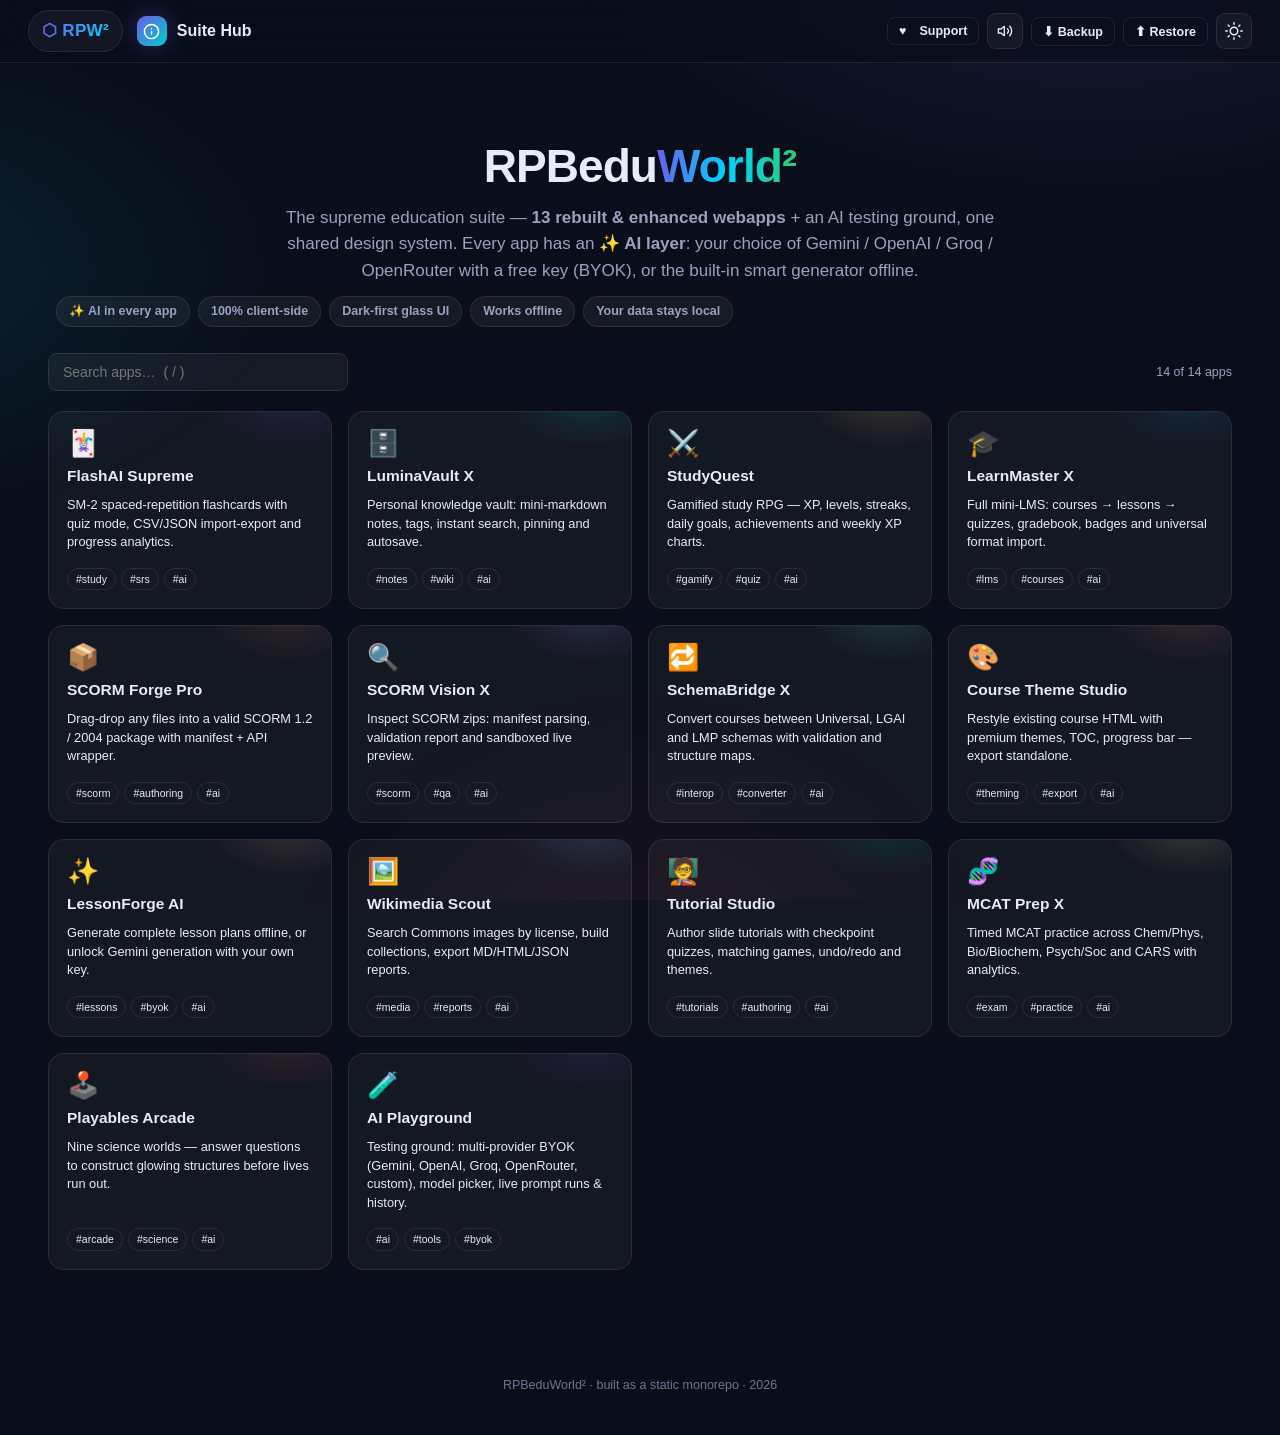
<file: index.html>
<!DOCTYPE html>
<html lang="en" data-theme="dark" style="--app-hue1:#6c5ce7;--app-hue2:#00cec9">
<head>
<meta charset="UTF-8">
<meta name="viewport" content="width=device-width, initial-scale=1.0">
<title>RPBeduWorld² · Supreme Education Suite</title>
<meta name="description" content="14 enhanced educational webapps — one zero-dependency, offline-capable hub.">
<link rel="icon" href="shared/favicon.svg">
<link rel="stylesheet" href="shared/rpw2.css">
<style>
 .app-card{position:relative;display:flex;flex-direction:column;gap:8px;padding:18px;border-radius:16px;border:1px solid var(--glass-brd);background:var(--panel);cursor:pointer;text-decoration:none;color:inherit;transition:transform .18s ease,box-shadow .18s ease,border-color .18s ease;overflow:hidden}
 .app-card::before{content:"";position:absolute;inset:0;background:radial-gradient(120px 80px at 85% -10%,var(--hue),transparent 70%);opacity:.16;pointer-events:none}
 .app-card:hover{transform:translateY(-4px);border-color:var(--hue);box-shadow:0 14px 34px rgba(0,0,0,.35),0 0 24px color-mix(in srgb,var(--hue) 30%,transparent)}
 .app-card h3{margin:0;font-size:15.5px;display:flex;align-items:center;gap:8px}
 .app-card p{margin:0;font-size:12.8px;color:var(--muted);line-height:1.45}
 .app-card .ico{font-size:26px;line-height:1}
 .tagline{display:flex;flex-wrap:wrap;gap:5px;margin-top:auto;padding-top:8px}
 .tag{font-size:10.5px;padding:2px 8px;border-radius:99px;border:1px solid var(--glass-brd);color:var(--muted)}
</style>
</head>
<body>
<header class="rpw-topbar">
  <a class="rpw-home" href="./index.html"><b>⬡ RPW²</b></a>
  <div class="rpw-app-title"></div>
  <div class="rpw-topbar-actions">
    <button class="rpw-btn sm ghost" id="btnBackup" title="Download all suite data (decks, notes, progress, AI settings…) as a JSON file">⬇ Backup</button>
    <button class="rpw-btn sm ghost" id="btnRestore" title="Restore a previously downloaded backup file">⬆ Restore</button>
    <input type="file" id="restoreFile" accept="application/json,.json" style="display:none">
    <button class="rpw-theme-toggle" aria-label="Toggle theme"></button></div>
</header>
<main class="rpw-container">
  <section class="rpw-hero rpw-rise">
    <h1>RPBedu<span class="grad">World²</span></h1>
    <p>The supreme education suite — <b>13 rebuilt &amp; enhanced webapps</b> + an AI testing ground, one shared design system.
    Every app has an <b>✨ AI layer</b>: your choice of Gemini / OpenAI / Groq / OpenRouter with a free key (BYOK), or the built-in smart generator offline.</p>
    <div class="row wrap mt-2" style="gap:8px">
      <span class="rpw-chip">✨ AI in every app</span><span class="rpw-chip">100% client-side</span>
      <span class="rpw-chip">Dark-first glass UI</span><span class="rpw-chip">Works offline</span>
      <span class="rpw-chip">Your data stays local</span>
    </div>
  </section>
  <div class="row spread mb-3 no-print">
    <input class="rpw-input" id="searchA" placeholder="Search apps…  ( / )" style="max-width:300px">
    <span class="muted small" id="appCount"></span>
  </div>
  <div class="rpw-grid" id="appGrid"></div>
</main>
<footer class="rpw-footer">RPBeduWorld² · built as a static monorepo · <span id="yr"></span></footer>
<script src="shared/rpw2.js"></script>
<script src="shared/rpw2support.js"></script>
<script>
(function(){
"use strict";
const APPS=[
 {id:"flashai-supreme",ico:"🃏",hue:"#6c5ce7",name:"FlashAI Supreme",desc:"SM-2 spaced-repetition flashcards with quiz mode, CSV/JSON import-export and progress analytics.",tags:["study","srs","ai"]},
 {id:"luminavault-x",ico:"🗄️",hue:"#00cec9",name:"LuminaVault X",desc:"Personal knowledge vault: mini-markdown notes, tags, instant search, pinning and autosave.",tags:["notes","wiki","ai"]},
 {id:"studyquest",ico:"⚔️",hue:"#fdcb6e",name:"StudyQuest",desc:"Gamified study RPG — XP, levels, streaks, daily goals, achievements and weekly XP charts.",tags:["gamify","quiz","ai"]},
 {id:"learnmaster-x",ico:"🎓",hue:"#0984e3",name:"LearnMaster X",desc:"Full mini-LMS: courses → lessons → quizzes, gradebook, badges and universal format import.",tags:["lms","courses","ai"]},
 {id:"scorm-forge-pro",ico:"📦",hue:"#e17055",name:"SCORM Forge Pro",desc:"Drag-drop any files into a valid SCORM 1.2 / 2004 package with manifest + API wrapper.",tags:["scorm","authoring","ai"]},
 {id:"scorm-vision-x",ico:"🔍",hue:"#a29bfe",name:"SCORM Vision X",desc:"Inspect SCORM zips: manifest parsing, validation report and sandboxed live preview.",tags:["scorm","qa","ai"]},
 {id:"schemabridge-x",ico:"🔁",hue:"#55efc4",name:"SchemaBridge X",desc:"Convert courses between Universal, LGAI and LMP schemas with validation and structure maps.",tags:["interop","converter","ai"]},
 {id:"course-theme-studio",ico:"🎨",hue:"#ff7675",name:"Course Theme Studio",desc:"Restyle existing course HTML with premium themes, TOC, progress bar — export standalone.",tags:["theming","export","ai"]},
 {id:"lessonforge-ai",ico:"✨",hue:"#fab1a0",name:"LessonForge AI",desc:"Generate complete lesson plans offline, or unlock Gemini generation with your own key.",tags:["lessons","byok","ai"]},
 {id:"wikimedia-scout",ico:"🖼️",hue:"#74b9ff",name:"Wikimedia Scout",desc:"Search Commons images by license, build collections, export MD/HTML/JSON reports.",tags:["media","reports","ai"]},
 {id:"tutorial-studio",ico:"🧑‍🏫",hue:"#00b894",name:"Tutorial Studio",desc:"Author slide tutorials with checkpoint quizzes, matching games, undo/redo and themes.",tags:["tutorials","authoring","ai"]},
 {id:"mcat-prep-x",ico:"🧬",hue:"#ffeaa7",name:"MCAT Prep X",desc:"Timed MCAT practice across Chem/Phys, Bio/Biochem, Psych/Soc and CARS with analytics.",tags:["exam","practice","ai"]},
 {id:"playables-arcade",ico:"🕹️",hue:"#ff4d6d",name:"Playables Arcade",desc:"Nine science worlds — answer questions to construct glowing structures before lives run out.",tags:["arcade","science","ai"]},
 {id:"ai-playground",ico:"🧪",hue:"#7c3aed",name:"AI Playground",desc:"Testing ground: multi-provider BYOK (Gemini, OpenAI, Groq, OpenRouter, custom), model picker, live prompt runs & history.",tags:["ai","tools","byok"]}
];
const $=s=>document.querySelector(s);
function paint(f){
 const q=(f||"").toLowerCase(),g=$("#appGrid");g.innerHTML="";
 let n=0;
 APPS.filter(a=>!q||(a.name+" "+a.desc+" "+a.tags.join(" ")).toLowerCase().includes(q)).forEach(a=>{
  n++;
  const c=document.createElement("a");
  c.className="app-card";c.href="apps/"+a.id+"/index.html";c.style.setProperty("--hue",a.hue);
  c.innerHTML=`<span class="ico">${a.ico}</span><h3>${a.name}</h3><p>${a.desc}</p>
   <span class="tagline">${a.tags.map(t=>`<span class="tag">#${t}</span>`).join("")}</span>`;
  g.appendChild(c);
 });
 $("#appCount").textContent=n+" of "+APPS.length+" apps";
}
$("#searchA").addEventListener("input",e=>paint(e.target.value));
document.addEventListener("keydown",e=>{
 if(e.key==="/"&&document.activeElement!==$("#searchA")){e.preventDefault();$("#searchA").focus();}
});
$("#yr").textContent=new Date().getFullYear();
RPW2.initTopbar("Suite Hub","hexagon");

/* ---------- suite backup / restore ---------- */
const BK_KEYS=/^(ai\.|rpw2\.|sq\.|mcat\.|wikiscout\.)/;
function backupData(){
 const out={_app:"RPBeduWorld2-Suite",_v:2,_exported:new Date().toISOString(),data:{}};
 for(let i=0;i<localStorage.length;i++){
  const k=localStorage.key(i);
  if(BK_KEYS.test(k))out.data[k]=localStorage.getItem(k);
 }
 const n=Object.keys(out.data).length;
 if(!n){RPW2.toast("No suite data found to back up yet.","info");return;}
 const blob=new Blob([JSON.stringify(out,null,1)],{type:"application/json"});
 const a=document.createElement("a");
 a.href=URL.createObjectURL(blob);
 a.download="rpbeduworld2-backup-"+new Date().toISOString().slice(0,10)+".json";
 document.body.appendChild(a);a.click();a.remove();
 setTimeout(()=>URL.revokeObjectURL(a.href),4000);
 RPW2.toast("Backed up "+n+" data items","ok");
}
$("#btnBackup").onclick=()=>{if(confirm("Download a backup of all suite data (progress, decks, notes, AI keys/settings)?"))backupData();};
$("#btnRestore").onclick=()=>$("#restoreFile").click();
$("#restoreFile").onchange=e=>{
 const f=e.target.files[0];e.target.value="";
 if(!f)return;
 const r=new FileReader();
 r.onload=()=>{
  try{
   const j=JSON.parse(r.result);
   if(!j||!j.data||j._app!=="RPBeduWorld2-Suite")throw new Error("not a suite backup file");
   const ks=Object.keys(j.data);
   if(!confirm("Restore "+ks.length+" data items?\nThis merges into (and may overwrite) current data."))return;
   let n=0;ks.forEach(k=>{try{localStorage.setItem(k,j.data[k]);n++;}catch(_){}});
   RPW2.toast("Restored "+n+" items — reload apps to see them","ok");
  }catch(err){RPW2.toast("Restore failed: "+err.message,"err");}
 };
 r.readAsText(f);
};
paint();
})();
</script>
</body>
</html>
</file>
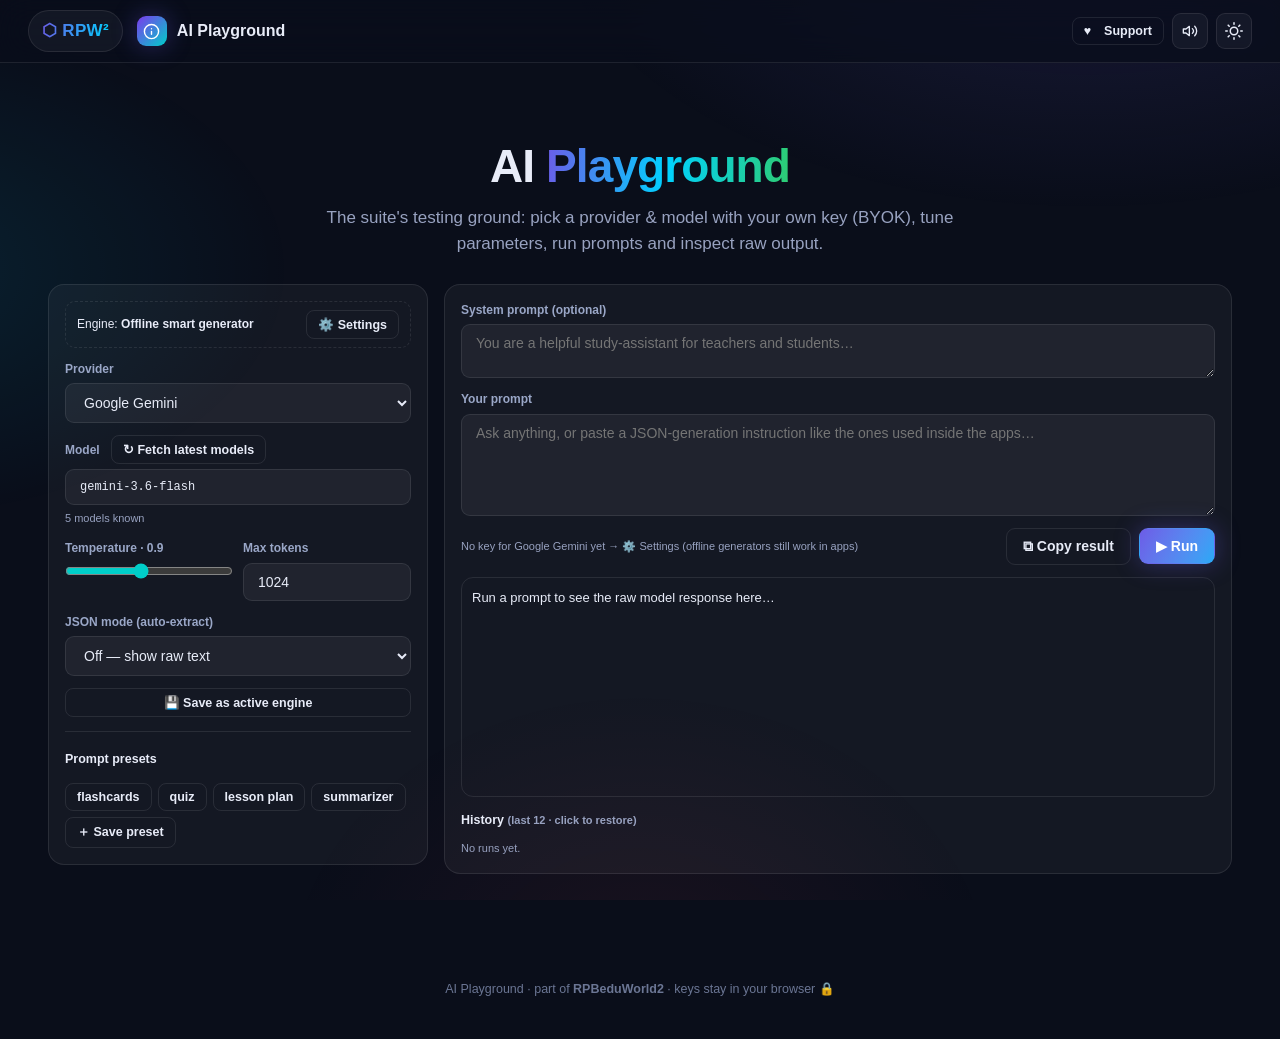
<file: apps/ai-playground/index.html>
<!DOCTYPE html>
<html lang="en" data-theme="dark" style="--app-hue1:#7c3aed;--app-hue2:#00cec9">
<head>
<meta charset="UTF-8">
<meta name="viewport" content="width=device-width, initial-scale=1.0">
<title>AI Playground · RPBeduWorld2</title>
<meta name="description" content="Test AI providers, models and prompts — the RPBeduWorld2 generation testing ground.">
<link rel="icon" href="../../shared/favicon.svg">
<link rel="stylesheet" href="../../shared/rpw2.css">
<style>
 .pg-wrap{display:grid;grid-template-columns:minmax(280px,380px) 1fr;gap:16px;align-items:start}
 @media(max-width:860px){.pg-wrap{grid-template-columns:1fr}}
 .pg-card{background:var(--panel);border:1px solid var(--glass-brd);border-radius:16px;padding:16px}
 .pg-out{min-height:220px;white-space:pre-wrap;font-size:13.5px;line-height:1.6}
 .pg-mono{font-family:ui-monospace,SFMono-Regular,Menlo,monospace;font-size:12px}
 .pg-metrics{display:flex;flex-wrap:wrap;gap:8px;margin-top:10px}
 .pg-chip{font-size:11px;padding:3px 10px;border-radius:99px;border:1px solid var(--glass-brd);color:var(--muted)}
 #pgResp.err{color:#ff9bad}
 .pg-hist{max-height:180px;overflow:auto;display:flex;flex-direction:column;gap:6px;margin-top:8px}
 .pg-hitem{padding:8px 10px;border-radius:10px;background:rgba(255,255,255,.04);border-left:3px solid var(--app-hue1);cursor:pointer;font-size:12px}
 .pg-hitem:hover{background:rgba(255,255,255,.08)}
 input[type=range]{accent-color:#00cec9;width:100%}
</style>
</head>
<body>
<header class="rpw-topbar">
  <a class="rpw-home" href="../../index.html"><b>⬡ RPW²</b></a>
  <div class="rpw-app-title"></div>
  <div class="rpw-topbar-actions"><button class="rpw-theme-toggle" aria-label="Toggle theme"></button></div>
</header>
<main class="rpw-container">
 <section class="rpw-hero rpw-rise">
   <h1>AI <span class="grad">Playground</span></h1>
   <p>The suite's testing ground: pick a provider &amp; model with your own key (BYOK), tune parameters, run prompts and inspect raw output.</p>
 </section>

 <div class="pg-wrap">
  <!-- LEFT: configuration -->
  <div class="pg-card">
    <div class="ai-status"><span>Engine: <b id="engLbl"></b></span>
      <button class="rpw-btn sm ghost" id="btnSettings">⚙️ Settings</button></div>
    <div class="ai-row"><label>Provider</label>
      <select class="rpw-input" id="provSel"></select></div>
    <div class="ai-row" id="baseRow" style="display:none"><label>Custom base URL</label>
      <input class="rpw-input pg-mono" id="baseUrl" placeholder="https://host.example/v1"></div>
    <div class="ai-row"><label>Model <button class="rpw-btn sm ghost" id="btnFetchMdl" style="margin-left:8px">↻ Fetch latest models</button></label>
      <input class="rpw-input pg-mono" id="modelInp" list="modelList" placeholder="model-id">
      <datalist id="modelList"></datalist>
      <div class="tiny muted" id="mdlInfo"></div></div>
    <div class="ai-grid2">
      <div class="ai-row"><label>Temperature · <span id="tempVal">0.9</span></label>
        <input type="range" id="tempRange" min="0" max="2" step="0.05" value="0.9"></div>
      <div class="ai-row"><label>Max tokens</label>
        <input class="rpw-input" type="number" id="maxTok" value="1024" min="32" max="8192"></div>
    </div>
    <div class="ai-row"><label>JSON mode (auto-extract)</label>
      <select class="rpw-input" id="jsonMode"><option value="no">Off — show raw text</option><option value="yes">On — parse JSON from reply</option></select></div>
    <button class="rpw-btn sm ghost" id="btnSaveCfg" style="width:100%">💾 Save as active engine</button>

    <hr style="border:none;border-top:1px solid var(--glass-brd);margin:14px 0">
    <b class="small">Prompt presets</b>
    <div class="row wrap mt-2" style="gap:6px" id="presets">
      <button class="rpw-btn sm ghost" data-pre='flashcards'>flashcards</button>
      <button class="rpw-btn sm ghost" data-pre='quiz'>quiz</button>
      <button class="rpw-btn sm ghost" data-pre='lesson'>lesson plan</button>
      <button class="rpw-btn sm ghost" data-pre='summarize'>summarizer</button>
      <button class="rpw-btn sm ghost" id="btnSavePre" title="Save current system+user prompts & JSON mode as a preset (shift-click a saved preset to delete)">＋ Save preset</button>
    </div>
  </div>

  <!-- RIGHT: run area -->
  <div class="pg-card">
    <div class="ai-row"><label>System prompt (optional)</label>
      <textarea class="rpw-input" rows="2" id="sysP" placeholder="You are a helpful study-assistant for teachers and students…"></textarea></div>
    <div class="ai-row"><label>Your prompt</label>
      <textarea class="rpw-input" rows="5" id="userP" placeholder="Ask anything, or paste a JSON-generation instruction like the ones used inside the apps…"></textarea></div>
    <div class="row spread">
      <span class="tiny muted" id="hintLbl"></span>
      <div class="row" style="gap:8px">
        <button class="rpw-btn ghost" id="btnCopy">⧉ Copy result</button>
        <button class="rpw-btn primary" id="btnRun">▶ Run</button>
      </div>
    </div>
    <div class="ai-out pg-out mt-2" id="pgResp" style="margin-top:12px">Run a prompt to see the raw model response here…</div>
    <div class="pg-metrics" id="metrics"></div>

    <b class="small mt-3">History <span class="tiny muted">(last 12 · click to restore)</span></b>
    <div class="pg-hist" id="histBox"></div>
  </div>
 </div>
</main>
<footer class="rpw-footer">AI Playground · part of <b>RPBeduWorld2</b> · keys stay in your browser 🔒</footer>
<script src="../../shared/rpw2.js"></script>
<script src="../../shared/rpw2ai.js"></script>
<script src="../../shared/rpw2support.js"></script>
<script>
(function(){
"use strict";
const $=s=>document.querySelector(s);
RPW2.initTopbar("AI Playground","sparkles");
const {PROVIDERS,CFG}=RPW2.AI;

/* ---------- config controls ---------- */
const provSel=$("#provSel");
provSel.innerHTML=Object.entries(PROVIDERS).map(([id,p])=>
 `<option value="${id}" ${id===CFG.provider?"selected":""}>${p.name}${RPW2.AI.hasKey(id)?"  ✓":""}</option>`).join("");
function paintProv(){
 const p=provSel.value,P=PROVIDERS[p];
 $("#baseRow").style.display=p==="custom"?"block":"none";
 fillModels(p);
 if(!$("#modelInp").value.trim()||$("#modelInp").dataset.forp!==p){
   $("#modelInp").value=(CFG.models[p]||CFG.defaults[p]||"");
   $("#modelInp").dataset.forp=p;
 }
 const key=CFG.keys[p]||"";
 $("#hintLbl").textContent=key?("Key loaded ✓ — requests go to "+P.name):("No key for "+P.name+" yet → ⚙️ Settings (offline generators still work in apps)");
 paintEng();
}
function paintEng(){ $("#engLbl").textContent=RPW2.AI.activeLabel(); }
function fillModels(p){
 const l=RPW2.AI.modelOptionsFor(p);
 $("#modelList").innerHTML=l.map(m=>`<option value="${m}">`).join("");
 $("#mdlInfo").textContent=l.length?(l.length+" models known"+(RPW2.AI.catalogOf(p).length?" (live catalog cached)":"")):"";
}
async function fetchModels(){
 const p=provSel.value,btn=$("#btnFetchMdl");
 btn.disabled=true;btn.textContent="Fetching…";
 try{
  const l=await RPW2.AI.listModels(p);
  fillModels(p);
  RPW2.toast(l.length?("Loaded "+l.length+" live models from "+PROVIDERS[p].name):("Provider returned no models — check key/base URL"),l.length?"ok":"info");
 }catch(e){RPW2.toast("Model fetch failed: "+e.message,"err");}
 btn.disabled=false;btn.textContent="↻ Fetch latest models";
}
$("#btnFetchMdl").onclick=fetchModels;
provSel.onchange=()=>{paintProv();if(RPW2.AI.hasKey(provSel.value)&&!RPW2.AI.catalogOf(provSel.value).length)fetchModels();};
$("#baseUrl").value=CFG.baseUrl||"";
$("#tempRange").oninput=e=>$("#tempVal").textContent=e.target.value;
paintProv();

$("#btnSettings").onclick=()=>RPW2.AI.settingsModal(()=>{fillModels(CFG.provider);paintProv();paintEng();
 provSel.innerHTML=Object.entries(PROVIDERS).map(([id,p])=>`<option value="${id}" ${id===CFG.provider?"selected":""}>${p.name}${RPW2.AI.hasKey(id)?"  ✓":""}</option>`).join("");paintProv();});
$("#btnSaveCfg").onclick=()=>{
 const p=provSel.value;
 CFG.provider=p;CFG.keys[p]=((CFG.keys[p]||"")); // key managed in settings
 CFG.models[p]=$("#modelInp").value.trim()||CFG.defaults[p]||"";
 CFG.baseUrl=$("#baseUrl").value.trim();
 RPW2.store.set("ai.provider",p);RPW2.store.set("ai.models",CFG.models);RPW2.store.set("ai.baseUrl",CFG.baseUrl);
 RPW2.toast("Active engine saved: "+PROVIDERS[p].name+" · "+(CFG.models[p]||"—"),"ok");paintEng();
};

/* ---------- presets ---------- */
const PRESETS={
 flashcards:{u:'Create 5 flashcards about "Photosynthesis". Respond ONLY with a JSON array of {"front":"...","back":"..."}.',s:"You are an expert educator.",j:"yes"},
 quiz:{u:'Write 4 multiple-choice questions about "World War II causes". Respond ONLY as JSON array of {"q":"...","answer":"...","wrongs":["","",""]}.',s:"You are an expert educator.",j:"yes"},
 lesson:{u:'Draft a mini lesson plan on "Supply and demand": objectives, hook, direct instruction, practice, exit ticket.',s:"You are a curriculum designer.",j:"no"},
 summarize:{u:'Summarize: Photosynthesis converts light energy into chemical energy stored in glucose. Chlorophyll absorbs light, water is split, oxygen is released, and carbon dioxide is fixed into sugars.',s:"",j:"no"}
};
const CUSTOM_PRESETS=(()=>{let c=RPW2.store.get("rpw2.ai.playground.presets",{});return{
 all:()=>c,
 add(n,d){c[n]=d;RPW2.store.set("rpw2.ai.playground.presets",c);paintCustomPresets();},
 del(n){delete c[n];RPW2.store.set("rpw2.ai.playground.presets",c);paintCustomPresets();}
};})();
function applyPre(d){$("#userP").value=d.u;$("#sysP").value=d.s||"";$("#jsonMode").value=d.j||"no";}
document.querySelectorAll("#presets [data-pre]").forEach(b=>{
 b.onclick=()=>applyPre(PRESETS[b.dataset.pre]);
});
function paintCustomPresets(){
 document.querySelectorAll("[data-cpre]").forEach(el=>el.remove());
 const names=Object.keys(CUSTOM_PRESETS.all());
 if(!names.length)return;
 const holder=document.createDocumentFragment();
 names.forEach(n=>{
  const b=document.createElement("button");
  b.className="rpw-btn sm ghost";b.dataset.cpre=n;b.title="Shift-click to delete";
  b.textContent="★ "+n;
  b.onclick=e=>{
   if(e.shiftKey){CUSTOM_PRESETS.del(n);return;}
   applyPre(CUSTOM_PRESETS.all()[n]);
  };
  holder.appendChild(b);
 });
 $("#presets").appendChild(holder);
}
$("#btnSavePre").onclick=()=>{
 const u=$("#userP").value.trim();
 if(!u){RPW2.toast("Write a prompt first","err");return;}
 let n=prompt("Preset name:");if(!n)return;n=n.trim().slice(0,24);if(!n)return;
 CUSTOM_PRESETS.add(n,{u,s:$("#sysP").value,j:$("#jsonMode").value});
 RPW2.toast("Preset saved: "+n,"ok");
};
paintCustomPresets();

/* ---------- history ---------- */
const HK="rpw2.ai.playground.history";
let hist=RPW2.store.get(HK,[]);
function paintHist(){
 $("#histBox").innerHTML=hist.length?hist.map((h,i)=>
  `<div class="pg-hitem" data-i="${i}"><b>${h.provider}·${h.model}</b> <span class="tiny muted">${h.ms}ms</span><br><span class="muted">${String(h.prompt).slice(0,80).replace(/</g,"&lt;")}…</span></div>`).join("")
  :'<span class="tiny muted">No runs yet.</span>';
 document.querySelectorAll(".pg-hitem").forEach(el=>el.onclick=()=>{
  const h=hist[+el.dataset.i];
  $("#userP").value=h.prompt;$("#sysP").value=h.sys||"";
  $("#pgResp").textContent=h.resp;$("#pgResp").className="ai-out pg-out"+(h.err?" err":"");
  $("#metrics").innerHTML=`<span class="pg-chip">${h.provider}</span><span class="pg-chip">${h.model}</span><span class="pg-chip">${h.ms} ms</span>`;
 });
}
paintHist();

/* ---------- run ---------- */
let lastResp="";
async function run(){
 const btn=$("#btnRun");btn.disabled=true;btn.innerHTML='<span class="ai-spin"></span>Running…';
 const resp=$("#pgResp");resp.className="ai-out pg-out";resp.textContent="Thinking…";
 $("#metrics").innerHTML="";
 const t0=performance.now(),p=provSel.value;
 try{
  const txt=await RPW2.AI.callLLM($("#userP").value,{
   provider:p,model:$("#modelInp").value.trim()||undefined,
   system:$("#sysP").value.trim()||undefined,
   temperature:+$("#tempRange").value,maxTokens:+$("#maxTok").value||1024});
  const ms=Math.round(performance.now()-t0);
  let out=txt;
  if($("#jsonMode").value==="yes"){
   try{out=JSON.stringify(RPW2.AI.extractJSON(txt),null,2);}catch(e){out+="\n\n⚠ Could not parse JSON ("+e.message+") — showing raw.";}
  }
  resp.textContent=out;lastResp=out;
  $("#metrics").innerHTML=`<span class="pg-chip">${PROVIDERS[p].name}</span><span class="pg-chip pg-mono">${$("#modelInp").value.trim()}</span><span class="pg-chip">${ms} ms</span><span class="pg-chip">${txt.length} chars</span>`;
  hist.unshift({provider:p,model:$("#modelInp").value.trim(),ms,prompt:$("#userP").value.slice(0,400),sys:$("#sysP").value.slice(0,300),resp:out.slice(0,4000),err:false});
 }catch(e){
  const ms=Math.round(performance.now()-t0);
  resp.className="ai-out pg-out err";resp.textContent="✖ "+e.message+"\n\nTips:\n• Check the key & model id in ⚙️ Settings\n• Free tiers rate-limit — wait and retry\n• OpenRouter lists models ending in \":free\"";
  $("#metrics").innerHTML=`<span class="pg-chip">${PROVIDERS[p].name}</span><span class="pg-chip">${ms} ms</span><span class="pg-chip">failed</span>`;
  hist.unshift({provider:p,model:$("#modelInp").value.trim(),ms,prompt:$("#userP").value.slice(0,400),sys:"",resp:e.message,err:true});
 }
 hist=hist.slice(0,12);RPW2.store.set(HK,hist);paintHist();
 btn.disabled=false;btn.textContent="▶ Run";
}
$("#btnRun").onclick=run;
document.addEventListener("keydown",e=>{
 if((e.metaKey||e.ctrlKey)&&e.key==="Enter")run();
});
$("#btnCopy").onclick=()=>{if(lastResp){navigator.clipboard.writeText(lastResp);RPW2.toast("Result copied","ok");}};
})();
</script>
</body>
</html>
</file>
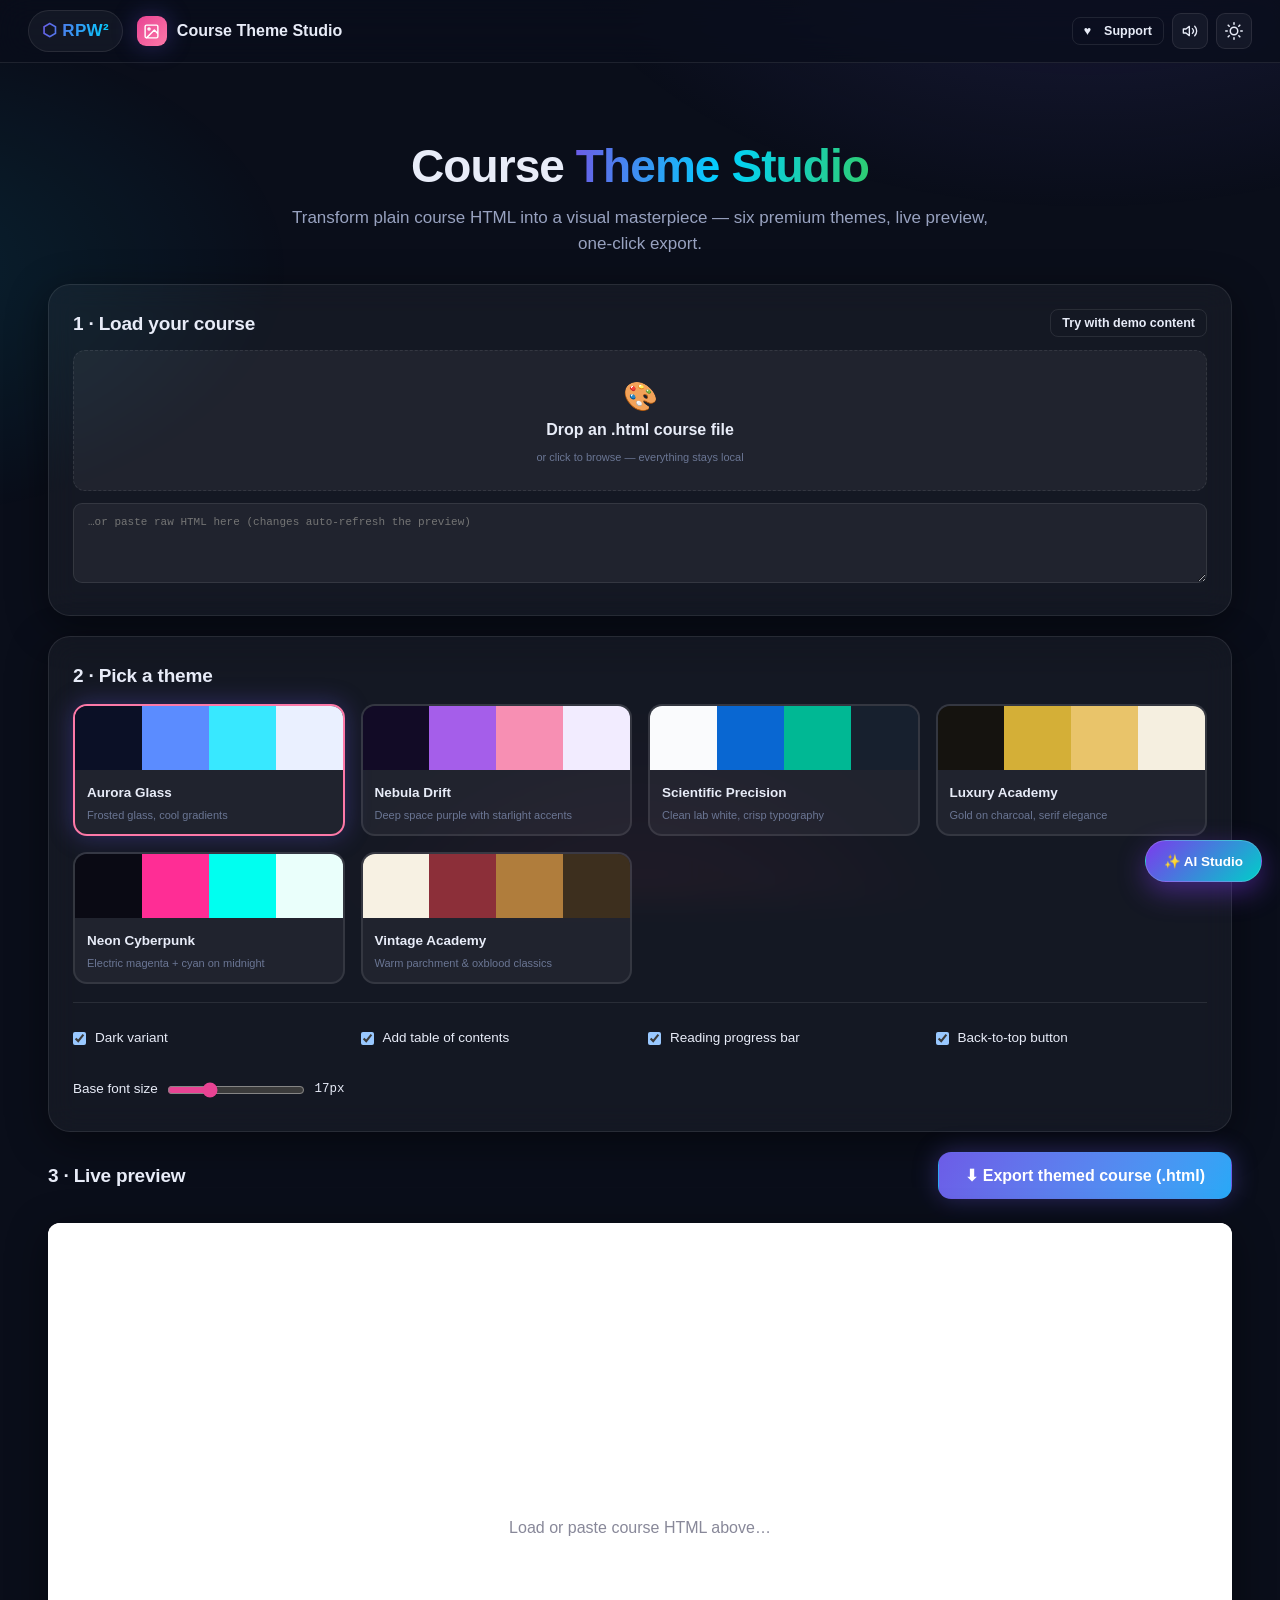
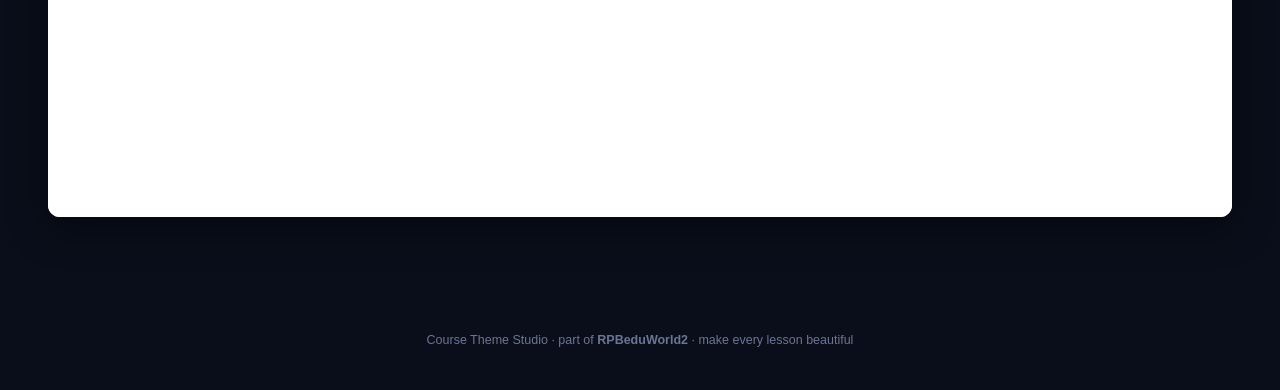
<file: apps/course-theme-studio/index.html>
<!DOCTYPE html>
<html lang="en" data-theme="dark" style="--app-hue1:#e84393;--app-hue2:#fd79a8">
<head>
<meta charset="UTF-8">
<meta name="viewport" content="width=device-width, initial-scale=1.0">
<title>Course Theme Studio · RPBeduWorld2</title>
<meta name="description" content="Load any course HTML, apply premium theme presets, live preview, export a stunning standalone file.">
<link rel="icon" href="../../shared/favicon.svg">
<link rel="stylesheet" href="../../shared/rpw2.css">
<style>
  .theme-card { border-radius:14px; overflow:hidden; cursor:pointer; border:2px solid var(--glass-brd); transition:all .18s ease; background:var(--input-bg); }
  .theme-card:hover{transform:translateY(-4px);box-shadow:var(--glow);}
  .theme-card.active{border-color:var(--app-hue2);box-shadow:var(--glow);}
  .theme-swatch{height:64px;display:flex;}
  .theme-swatch div{flex:1;}
  .theme-body{padding:10px 12px;}
  .theme-body b{font-size:13.5px;} .theme-body p{font-size:11px;color:var(--txt-3);margin-top:2px;}
  #previewFrame{width:100%;height:min(66vh,700px);border:none;border-radius:12px;background:#fff;box-shadow:var(--shadow);}
  .opt-row{display:flex;align-items:center;gap:9px;padding:7px 0;font-size:13.5px;}
  input[type=range]{accent-color:var(--app-hue1);}
</style>
</head>
<body>
<header class="rpw-topbar">
  <a class="rpw-home" href="../../index.html"><b>⬡ RPW²</b></a>
  <div class="rpw-app-title"></div>
  <div class="rpw-topbar-actions"><button class="rpw-theme-toggle" aria-label="Toggle theme"></button></div>
</header>
<main class="rpw-container">
  <div class="rpw-hero rpw-rise">
    <h1>Course <span class="grad">Theme Studio</span></h1>
    <p>Transform plain course HTML into a visual masterpiece — six premium themes, live preview, one-click export.</p>
  </div>

  <!-- STEP 1 -->
  <section class="rpw-panel mb-3 rpw-rise">
    <div class="row wrap spread mb-2"><div class="rpw-section-title" style="margin:0">1 · Load your course</div>
      <button class="rpw-btn sm ghost" id="btnDemo">Try with demo content</button></div>
    <div class="drop-mini" id="dz" style="border:1.5px dashed var(--glass-brd);border-radius:12px;padding:24px;text-align:center;cursor:pointer;background:var(--input-bg)">
      <div style="font-size:28px">🎨</div><b>Drop an .html course file</b>
      <p class="tiny faint mt-1">or click to browse — everything stays local</p>
      <input type="file" id="fileInput" accept=".html,.htm,text/html" hidden>
    </div>
    <textarea class="rpw-textarea mono mt-2" id="srcHtml" style="min-height:80px;font-size:11px" placeholder="…or paste raw HTML here (changes auto-refresh the preview)" spellcheck="false"></textarea>
  </section>

  <!-- STEP 2 -->
  <section class="rpw-panel mb-3 rpw-rise" style="animation-delay:.06s">
    <div class="rpw-section-title">2 · Pick a theme</div>
    <div class="rpw-grid" id="themeGrid"></div>

    <hr class="divider">
    <div class="rpw-grid" style="grid-template-columns:repeat(auto-fit,minmax(220px,1fr))">
      <label class="opt-row"><input type="checkbox" id="optDark" checked> Dark variant</label>
      <label class="opt-row"><input type="checkbox" id="optToc" checked> Add table of contents</label>
      <label class="opt-row"><input type="checkbox" id="optProgress" checked> Reading progress bar</label>
      <label class="opt-row"><input type="checkbox" id="optBackTop" checked> Back-to-top button</label>
      <div class="opt-row">Base font size <input type="range" id="optFont" min="15" max="22" value="17" style="flex:1"><span class="mono small" id="fontLbl">17px</span></div>
    </div>
  </section>

  <!-- STEP 3 -->
  <section class="rpw-rise" style="animation-delay:.12s">
    <div class="row wrap spread mb-2">
      <div class="rpw-section-title" style="margin:0">3 · Live preview</div>
      <button class="rpw-btn primary lg" id="btnExport">⬇ Export themed course (.html)</button>
    </div>
    <iframe id="previewFrame" title="Live theme preview" class="mt-2"></iframe>
  </section>
</main>
<footer class="rpw-footer">Course Theme Studio · part of <b>RPBeduWorld2</b> · make every lesson beautiful</footer>
<script src="../../shared/rpw2.js"></script>
<script src="../../shared/rpw2ai.js"></script>
<script src="../../shared/rpw2support.js"></script>
<script>
(function(){
"use strict";
const toast=RPW2.toast;
const $=s=>document.querySelector(s);
RPW2.initTopbar("Course Theme Studio","image");

/* ---------- themes ---------- */
const THEMES=[
 {id:"aurora",name:"Aurora Glass",desc:"Frosted glass, cool gradients",
  c:{bg:"#0b1026",bg2:"#101736",card:"rgba(255,255,255,.05)",txt:"#eaf0ff",mut:"#93a1c8",acc:"#5b8cff",acc2:"#38e8ff",bd:"rgba(255,255,255,.10)"}},
 {id:"nebula",name:"Nebula Drift",desc:"Deep space purple with starlight accents",
  c:{bg:"#120b26",bg2:"#191034",card:"rgba(255,255,255,.05)",txt:"#f2ecff",mut:"#a894cf",acc:"#a55eea",acc2:"#f78fb3",bd:"rgba(255,255,255,.09)"}},
 {id:"scientific",name:"Scientific Precision",desc:"Clean lab white, crisp typography",
  c:{bg:"#fafbfd",bg2:"#ffffff",card:"#f2f5f9",txt:"#17202e",mut:"#5b6879",acc:"#0967d2",acc2:"#00b894",bd:"#dde4ec"}},
 {id:"luxury",name:"Luxury Academy",desc:"Gold on charcoal, serif elegance",
  c:{bg:"#15130f",bg2:"#1c1915",card:"rgba(212,175,55,.06)",txt:"#f5efe0",mut:"#b0a58a",acc:"#d4af37",acc2:"#e9c46a",bd:"rgba(212,175,55,.18)"}},
 {id:"cyberpunk",name:"Neon Cyberpunk",desc:"Electric magenta + cyan on midnight",
  c:{bg:"#0a0a14",bg2:"#10101f",card:"rgba(255,45,149,.05)",txt:"#eafffb",mut:"#779cab",acc:"#ff2d95",acc2:"#00fff0",bd:"rgba(0,255,240,.14)"}},
 {id:"vintage",name:"Vintage Academy",desc:"Warm parchment & oxblood classics",
  c:{bg:"#f7f1e3",bg2:"#fdf8ec",card:"#f0e7d3",txt:"#3d2f1e",mut:"#84725a",acc:"#8c2f39",acc2:"#b07d3c",bd:"#e0d4ba"}}
];

let currentTheme=THEMES[0], srcText="";

/* ---------- theme grid ---------- */
$("#themeGrid").innerHTML=THEMES.map(t=>'<div class="theme-card'+(t.id===currentTheme.id?" active":"")+'" data-t="'+t.id+'">'+
 '<div class="theme-swatch"><div style="background:'+t.c.bg+'"></div><div style="background:'+t.c.acc+'"></div><div style="background:'+t.c.acc2+'"></div><div style="background:'+t.c.txt+'"></div></div>'+
 '<div class="theme-body"><b>'+t.name+'</b><p>'+t.desc+'</p></div></div>').join("");
$("#themeGrid").addEventListener("click",e=>{
  const card=e.target.closest("[data-t]");if(!card)return;
  currentTheme=THEMES.find(t=>t.id===card.dataset.t);
  [...document.querySelectorAll(".theme-card")].forEach(c=>c.classList.toggle("active",c.dataset.t===currentTheme.id));
  refresh();
});

/* ---------- input ---------- */
const dz=$("#dz");
dz.onclick=()=>$("#fileInput").click();
$("#fileInput").onchange=e=>{const f=e.target.files[0];if(f)readFile(f);};
["dragover","dragenter"].forEach(ev=>dz.addEventListener(ev,e=>{e.preventDefault();dz.style.borderColor="var(--app-hue2)";}));
["dragleave","drop"].forEach(ev=>dz.addEventListener(ev,e=>{e.preventDefault();dz.style.borderColor="";}));
dz.addEventListener("drop",e=>{const f=e.dataTransfer.files[0];if(f)readFile(f);});
function readFile(f){
  const r=new FileReader();
  r.onload=()=>{$("#srcHtml").value=r.result;refresh();toast("Course loaded — pick a theme!","ok");};
  r.readAsText(f);
}
$("#srcHtml").addEventListener("change",refresh);
["#optDark","#optToc","#optProgress","#optBackTop","#optFont"].forEach(sel=>$(sel).addEventListener("change",()=>{$("#fontLbl").textContent=$("#optFont").value+"px";refresh();}));
$("#btnDemo").onclick=()=>{
  $("#srcHtml").value=DEMO;
  refresh();toast("Demo content loaded","info");
};

/* ---------- theming engine ---------- */
function buildThemed(raw,t,o){
  // extract body inner html
  let bodyContent=raw;
  const bodyM=raw.match(/<body[^>]*>([\s\S]*?)<\/body>/i);
  if(bodyM)bodyContent=bodyM[1];
  // strip existing heavy styling blocks
  bodyContent=bodyContent.replace(/<style[\s\S]*?<\/style>/gi,"");
  // headings for TOC
  let toc="";
  if(o.toc){
    const heads=[...bodyContent.matchAll(/<h([12])[^>]*>([\s\S]*?)<\/h\1>/gi)];
    if(heads.length>=2){
      toc='<nav class="ctoc"><div class="ctoc-title">Contents</div><ol>'+heads.map((h,i)=>{
        const txt=h[2].replace(/<[^>]+>/g,"").trim();
        return '<li class="lv'+h[1]+'"><a href="#cth'+i+'">'+escHtml(txt)+"</a></li>";
      }).join("")+"</ol></nav>";
      let idx=0;
      bodyContent=bodyContent.replace(/<h([12])[^>]*>([\s\S]*?)<\/h\1>/gi,(m,lv,inner)=>{
        return "<h"+lv+' id="cth'+(idx++)+'" class="ct-head">'+inner+"</h"+lv+">";
      });
    }
  }
  const dark=o.dark?darken(t.c):t.c;
  const css=
   ":root{--cbg:"+dark.bg+";--cbg2:"+dark.bg2+";--ccard:"+dark.card+";--ctxt:"+dark.txt+";--cmut:"+dark.mut+";--cacc:"+dark.acc+";--cacc2:"+dark.acc2+";--cbd:"+dark.bd+"}\n"+
   "*{box-sizing:border-box;margin:0;padding:0}\n"+
   "body{font-family:-apple-system,BlinkMacSystemFont,'Segoe UI',Roboto,sans-serif;line-height:1.75;color:var(--ctxt);background:"+
   "linear-gradient(160deg,var(--cbg),var(--cbg2));min-height:100vh;font-size:"+(o.font||17)+"px}\n"+
   ".wrap{max-width:900px;margin:0 auto;padding:48px 26px 90px}\n"+
   "#ctprog{position:fixed;top:0;left:0;height:4px;width:0%;background:linear-gradient(90deg,var(--cacc),var(--cacc2));z-index:99;border-radius:0 4px 4px 0;transition:width .1s linear}\n"+
   "h1{font-size:clamp(30px,5vw,44px);line-height:1.15;margin-bottom:8px;letter-spacing:-.02em;\n"+
   "  background:linear-gradient(95deg,var(--cacc),var(--cacc2));-webkit-background-clip:text;background-clip:text;color:transparent}\n"+
   "h2{font-size:clamp(23px,3.4vw,30px);margin:1.9em 0 .55em;padding-left:14px;border-left:4px solid var(--cacc)}\n"+
   "h3{font-size:clamp(18px,2.6vw,22px);margin:1.5em 0 .45em;color:var(--cacc2)}\n"+
   "p{margin:.65em 0}ul,ol{margin:.65em 0 .65em 1.5em}li{margin:.3em 0}\n"+
   "strong,b{color:var(--cacc2)}\n"+
   "a{color:var(--cacc)}\n"+
   "code{font-family:ui-monospace,Menlo,monospace;font-size:.88em;background:rgba(127,127,127,.14);padding:.15em .45em;border-radius:6px}\n"+
   "pre{background:rgba(0,0,0,.35);border:1px solid var(--cbd);border-radius:12px;padding:16px;overflow:auto;margin:1em 0}\n"+
   "pre code{background:none;padding:0}\n"+
   "img{max-width:100%;border-radius:14px;margin:1.1em 0;box-shadow:0 14px 40px rgba(0,0,0,.35);border:1px solid var(--cbd)}\n"+
   "table{border-collapse:collapse;width:100%;margin:1.1em 0;font-size:.92em}\n"+
   "th,td{border:1px solid var(--cbd);padding:9px 13px;text-align:left}\n"+
   "th{background:color-mix(in srgb,var(--cacc) 16%,transparent);font-weight:700}\n"+
   "tr:nth-child(even) td{background:color-mix(in srgb,var(--cacc) 4%,transparent)}\n"+
   "blockquote{margin:1.2em 0;padding:14px 20px;border-left:4px solid var(--cacc2);background:var(--ccard);border-radius:0 12px 12px 0;font-style:italic}\n"+
   "hr{border:none;height:1px;background:var(--cbd);margin:2em 0}\n"+
   ".ctoc{background:var(--ccard);border:1px solid var(--cbd);border-radius:16px;padding:20px 24px;margin:26px 0}\n"+
   ".ctoc-title{font-weight:800;text-transform:uppercase;letter-spacing:.1em;font-size:11.5px;color:var(--cmut);margin-bottom:10px}\n"+
   ".ctoc ol{list-style:none;margin:0}.ctoc li{padding:4px 0}.ctoc li.lv2{padding-left:18px;font-size:.94em}\n"+
   ".ctoc a{text-decoration:none;color:var(--ctxt)}.ctoc a:hover{color:var(--cacc)}\n"+
   "#cttop{position:fixed;bottom:22px;right:22px;width:44px;height:44px;border-radius:50%;display:none;place-items:center;\n"+
   "  background:linear-gradient(135deg,var(--cacc),var(--cacc2));color:#fff;font-size:20px;cursor:pointer;border:none;box-shadow:0 8px 24px rgba(0,0,0,.4);z-index:98}\n"+
   "@media print{#ctprog,#cttop{display:none!important}body{background:#fff;color:#000}}\n";
  const js='<scr'+'ipt>\n'+
   '(function(){\n'+
   ' var bar=document.getElementById("ctprog");if(bar){addEventListener("scroll",function(){var h=document.documentElement;bar.style.width=(h.scrollTop/(h.scrollHeight-h.clientHeight)*100)+"%";});}\n'+
   ' var top=document.getElementById("cttop");if(top){addEventListener("scroll",function(){top.style.display=scrollY>500?"grid":"none";});top.onclick=function(){scrollTo({top:0,behavior:"smooth"});};}\n'+
   '})();\n</scr'+'ipt>';
  return "<!DOCTYPE html>\n<html lang=\"en\">\n<head>\n<meta charset=\"UTF-8\">\n<meta name=\"viewport\" content=\"width=device-width, initial-scale=1.0\">\n"+
   "<title>Themed Course</title>\n<style>\n"+css+"</style>\n</head>\n<body>\n"+
   (o.progress?'<div id="ctprog"></div>\n':"")+
   '<div class="wrap">\n'+toc+"\n"+bodyContent.trim()+"\n</div>\n"+
   (o.backTop?'<button id="cttop" aria-label="Back to top">↑</button>\n':"")+
   js+"\n</body>\n</html>";
}
function darken(c){
  return Object.assign({},c,{
    bg:c.bg,bg2:c.bg2,card:c.card,
    txt:c.txt,mut:c.mut,acc:c.acc,acc2:c.acc2
  });
}
function escHtml(s){return String(s).replace(/[&<>"']/g,c=>({"&":"&amp;","<":"&lt;",">":"&gt;",'"':"&quot;","'":"&#39;"}[c]));}

function refresh(){
  srcText=$("#srcHtml").value.trim();

  const frame=$("#previewFrame");
  if(!srcText){
    frame.srcdoc="<html><body style='font-family:sans-serif;display:grid;place-items:center;height:100vh;color:#889'>Load or paste course HTML above…</body></html>";
    return;
  }
  const opts={dark:$("#optDark").checked,toc:$("#optToc").checked,progress:$("#optProgress").checked,backTop:$("#optBackTop").checked,font:$("#optFont").value};
  lastBuilt=buildThemed(srcText,currentTheme,opts);
  frame.srcdoc=lastBuilt;
}
let lastBuilt="";
$("#btnExport").onclick=()=>{
  if(!lastBuilt){toast("Nothing to export — load content first","err");return;}
  RPW2.download(slugify(currentTheme.name)+"-course.html",lastBuilt,"text/html");
  toast("Themed course exported ✨","ok");RPW2.confetti();
};
function slugify(s){return String(s).toLowerCase().replace(/[^a-z0-9]+/g,"-");}

const DEMO=["<h1>Introduction to Eukaryotic Cells</h1>",
"<p>All modern complex life is built from <strong>eukaryotic cells</strong> — cells containing a true nucleus and specialized organelles.</p>",
"<h2>The Nucleus</h2><p>The nucleus stores genetic material and coordinates activities such as growth and reproduction.</p>",
"<h2>Mitochondria</h2><p>Known as the powerhouse of the cell, mitochondria generate most of the cell's ATP.</p>",
"<blockquote>Endosymbiotic theory: mitochondria were once free-living bacteria.</blockquote>",
"<h3>Key takeaways</h3><ul><li>Eukaryotes have membrane-bound organelles</li><li>DNA resides in the nucleus</li><li>Energy comes from mitochondria</li></ul>"].join("\n");

refresh();

/* ================= AI STUDIO — content coach ================= */
RPW2.AI.attachFab(()=>{
 const html=$("#srcHtml").value;
 if(!html.trim()){RPW2.toast("Load or paste course HTML first","err");return;}
 const text=html.replace(/<script[\s\S]*?<\/script>/gi,"").replace(/<[^>]+>/g," ").replace(/\s+/g," ").trim();
 RPW2.AI.studio({
  title:"✨ AI Content Coach",
  subtitle:"Review the loaded course content — get a summary, learning objectives and improvement tips.",
  fields:[{id:"focus",label:"Focus (optional)",type:"text",placeholder:"e.g. accessibility, engagement, exam prep"}],
  buildPrompt:v=>`Review this course text and respond ONLY as JSON {"summary":"2 sentences","objectives":["..."],"tips":["actionable improvements"]}. Focus: ${v.focus||"general quality"}. COURSE: ${text.slice(0,3500)}`,
  offline:v=>{
   const g=RPW2.AI.gen,r=g.rng(text.slice(0,80)),words=text.split(/\s+/).length;
   const h1=(html.match(/<h1[^>]*>/gi)||[]).length,h2=(html.match(/<h2[^>]*>/gi)||[]).length,
    img=(html.match(/<img[^>]*>/gi)||[]).length,alt=(html.match(/<img[^>]+alt=/gi)||[]).length,
    li=(html.match(/<li[^>]*>/gi)||[]).length;
   const topic=(text.split(/[.!?]/)[0]||"this course").slice(0,60);
   return {summary:`Course of ~${words} words covering ${topic.toLowerCase()}. Structure uses ${h1+h2} headings and ${li} list items.`,
    objectives:g.objectives(topic,3,r),
    tips:[
     img&&alt<img?`${img-alt} of ${img} images are missing alt text — add descriptive alt attributes.`:img?"Images have alt text — nice accessibility work.":"No images found; consider a diagram or two for visual learners.",
     words<150?"Content is thin (<150 words). Expand each section with examples.":words>2500?"Very long document — split into multiple pages or add a table of contents.":"Length looks healthy for a single-page lesson.",
     h2<2?"Only one heading level detected — break content into scannable sections with <h2>/<h3>.":"Heading hierarchy looks reasonable.",
     v.focus?("Custom focus '"+v.focus+"' benefits from a live Gemini key — add one under AI settings."):"Tip generated offline — add a Gemini key for deeper review."
    ]};
  },
  preview:d=>`<b>Summary</b><br><span class="small">${RPW2.escapeHtml(d.summary||"")}</span><br><br><b>Objectives</b><ul class="small">${(d.objectives||[]).map(o=>"<li>"+RPW2.escapeHtml(String(o))+"</li>").join("")}</ul><b>Tips</b><ul class="small">${(d.tips||[]).map(t=>"<li>"+RPW2.escapeHtml(String(t))+"</li>").join("")}</ul>`,
  validate:d=>({summary:String(d.summary||"").slice(0,500),objectives:(d.objectives||[]).map(String),tips:(d.tips||d.suggestions||[]).map(String)}),
  onData:(d,src,close)=>{
   close();
   RPW2.modal("✨ Content review ("+(src==="gemini"?"Gemini":"smart generator")+")",
    `<div class="ai-out"><b>Summary</b><br><span class="small">${RPW2.escapeHtml(d.summary)}</span>
      <br><br><b>Learning objectives</b><ul class="small">${d.objectives.map(o=>"<li>"+RPW2.escapeHtml(o)+"</li>").join("")}</ul>
      <b>Tips</b><ul class="small">${d.tips.map(t=>"<li>"+RPW2.escapeHtml(t)+"</li>").join("")}</ul></div>
     <div class="row spread mt-2"><span class="tiny muted">Paste objectives into your course intro.</span><button class="rpw-btn sm primary" id="aiIns">Insert objectives block</button></div>`,
    bd=>{bd.querySelector("#aiIns").onclick=()=>{
      const block="\n<section>\n<h2>Learning objectives</h2>\n<ul>\n"+d.objectives.map(o=>"  <li>"+o.replace(/</g,"&lt;")+"</li>").join("\n")+"\n</ul>\n</section>\n";
      const v=$("#srcHtml").value;
      $("#srcHtml").value=v.includes("</body>")?v.replace("</body>",block+"</body>"):v+block;
      refresh();RPW2.toast("Objectives appended to source HTML","ok");bd.remove();
    };});
  }
 });
});
})();
</script>
</body>
</html>
</file>
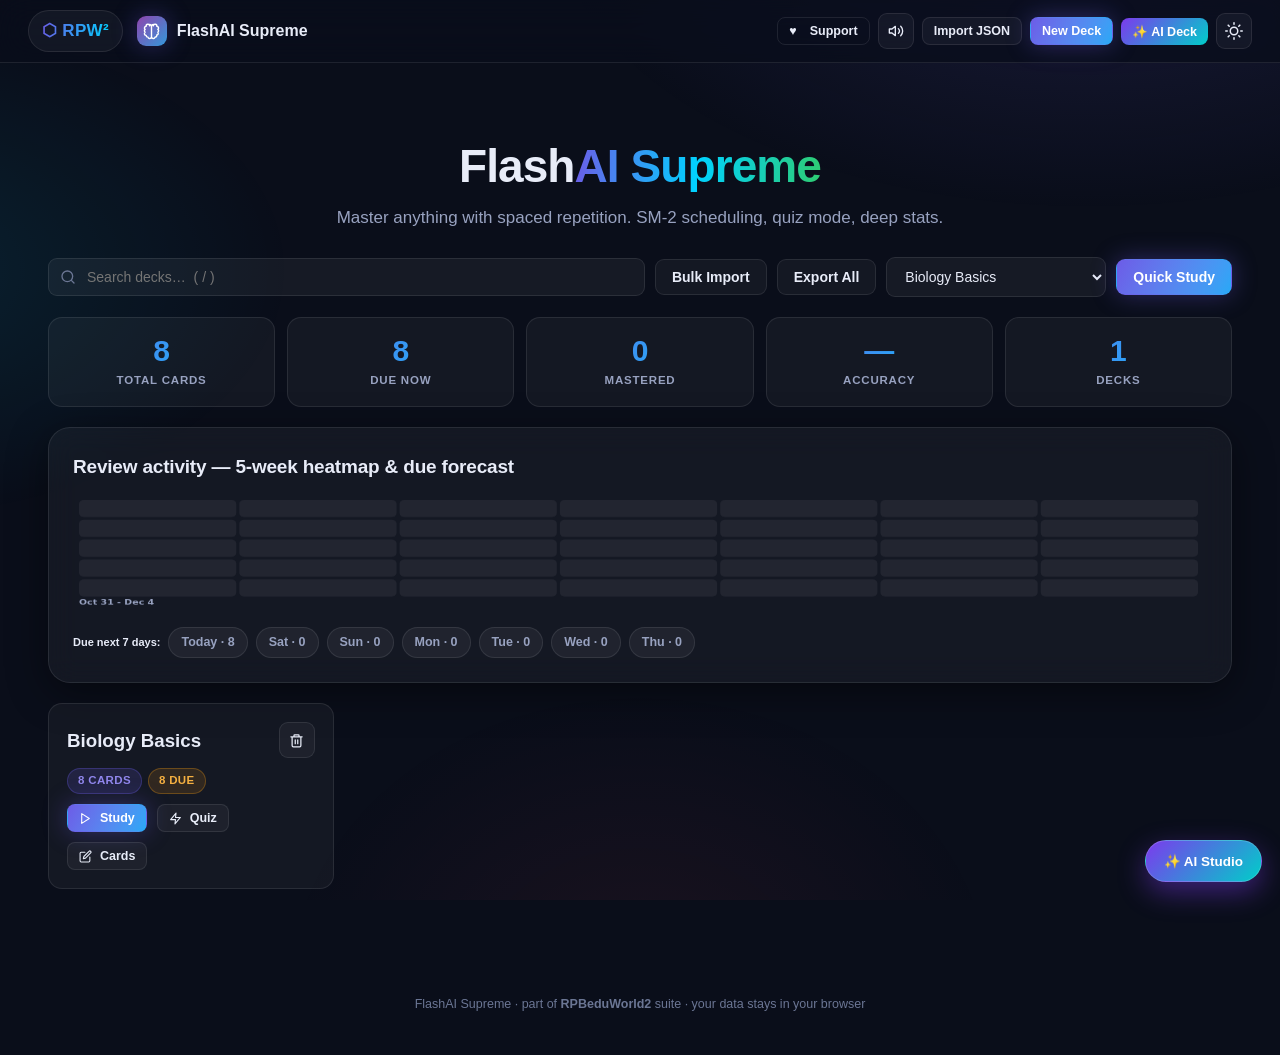
<file: apps/flashai-supreme/index.html>
<!DOCTYPE html>
<html lang="en" data-theme="dark" style="--app-hue1:#8e44ad;--app-hue2:#3498db">
<head>
<meta charset="UTF-8">
<meta name="viewport" content="width=device-width, initial-scale=1.0">
<title>FlashAI Supreme · RPBeduWorld2</title>
<meta name="description" content="Spaced-repetition flashcard studio with SM-2 scheduling, quiz mode, stats and import/export.">
<link rel="icon" href="../../shared/favicon.svg">
<link rel="stylesheet" href="../../shared/rpw2.css">
<style>
  .deck-grid { display:grid; gap:14px; grid-template-columns:repeat(auto-fill,minmax(240px,1fr)); }
  .deck-card h3 { font-size:16px; margin-bottom:4px; }
  .deck-meta { display:flex; gap:6px; flex-wrap:wrap; margin:10px 0; }
  .study-stage { max-width:640px; margin:0 auto; text-align:center; }
  .flip-scene { perspective:1400px; height:300px; margin:18px 0; cursor:pointer; }
  .flip-inner { position:relative; width:100%; height:100%; transition:transform .55s cubic-bezier(.22,1,.36,1); transform-style:preserve-3d; }
  .flip-inner.flipped { transform:rotateY(180deg); }
  .flip-face { position:absolute; inset:0; backface-visibility:hidden; -webkit-backface-visibility:hidden;
    display:grid; place-items:center; padding:26px; border-radius:var(--rpw-radius-lg);
    background:var(--panel); border:1px solid var(--glass-brd); box-shadow:var(--shadow); font-size:clamp(17px,2.5vw,22px); font-weight:600; overflow:auto; }
  .flip-back { transform:rotateY(180deg); background:linear-gradient(135deg, color-mix(in srgb,var(--app-hue1) 20%, var(--panel-solid)), var(--panel-solid)); }
  .grade-row { display:grid; grid-template-columns:repeat(4,1fr); gap:10px; }
  @media (max-width:480px){ .grade-row{grid-template-columns:repeat(2,1fr);} .flip-scene{height:250px;} }
  .tag-chip { display:inline-flex; align-items:center; gap:5px; padding:3px 10px; font-size:11.5px; border-radius:99px;
    background:color-mix(in srgb,var(--app-hue2) 14%, transparent); border:1px solid color-mix(in srgb,var(--app-hue2) 30%, transparent); color:var(--txt-2); }
  textarea.bulk { min-height:200px; font-family:var(--rpw-mono); font-size:13px; }
  canvas.chart { width:100%; height:120px; display:block; }
  .quiz-opt { display:block; width:100%; text-align:left; padding:13px 16px; margin-bottom:9px; border-radius:12px;
    border:1px solid var(--glass-brd); background:var(--input-bg); color:var(--txt); font-size:14.5px; cursor:pointer; transition:all .15s ease; }
  .quiz-opt:hover:not(:disabled){ border-color:var(--app-hue2); transform:translateX(4px); }
  .quiz-opt.right{ border-color:var(--rpw-ok); background:rgba(46,204,113,.12); }
  .quiz-opt.wrong{ border-color:var(--rpw-err); background:rgba(255,77,109,.10); }
</style>
</head>
<body>
<header class="rpw-topbar">
  <a class="rpw-home" href="../../index.html"><b>⬡ RPW²</b></a>
  <div class="rpw-app-title"></div>
  <div class="rpw-topbar-actions">
    <button class="rpw-btn sm" id="btnImport">Import JSON</button>
    <button class="rpw-btn sm primary" id="btnNewDeck">New Deck</button>
    <button class="rpw-btn sm" id="btnAiDeck" style="background:linear-gradient(135deg,#7c3aed,#00cec9);border:none;color:#fff;font-weight:700">✨ AI Deck</button>
    <button class="rpw-theme-toggle" aria-label="Toggle theme"></button>
  </div>
</header>
<main class="rpw-container">

  <!-- ============ DECKS VIEW ============ -->
  <section id="viewDecks">
    <div class="rpw-hero rpw-rise">
      <h1>Flash<span class="grad">AI Supreme</span></h1>
      <p>Master anything with spaced repetition. SM-2 scheduling, quiz mode, deep stats.</p>
    </div>
    <div class="row wrap mb-3 no-print">
      <div class="rpw-search-wrap"><span data-icon></span><input class="rpw-input" data-rpw-search id="searchDecks" placeholder="Search decks…  ( / )"></div>
      <button class="rpw-btn" id="btnBulk">Bulk Import</button>
      <button class="rpw-btn" id="btnExportAll">Export All</button>
      <select class="rpw-select" id="selStudyDeck" style="max-width:220px"></select>
      <button class="rpw-btn primary" id="btnQuickStudy">Quick Study</button>
    </div>
    <div id="statsRow" class="rpw-kpis mb-3"></div>
    <div class="rpw-panel mb-3">
      <div class="rpw-section-title">Review activity — 5-week heatmap &amp; due forecast</div>
      <canvas class="chart" id="chartWeek" height="150"></canvas>
      <div id="forecastRow" class="row wrap mt-2" style="gap:8px"></div>
    </div>
    <div id="deckGrid" class="deck-grid"></div>
  </section>

  <!-- ============ STUDY VIEW ============ -->
  <section id="viewStudy" class="hidden">
    <div class="study-stage rpw-rise">
      <div class="row spread mb-2">
        <button class="rpw-btn sm ghost" id="btnExitStudy">← Exit</button>
        <div class="muted small" id="studyProgressLbl"></div>
        <button class="rpw-btn sm ghost" id="btnEditCurrent">Edit card</button>
      </div>
      <div class="rpw-progress mb-2"><div id="studyBar" style="width:0%"></div></div>
      <div class="flip-scene" id="flipScene" title="Click to flip (Space)">
        <div class="flip-inner" id="flipInner">
          <div class="flip-face" id="faceFront"></div>
          <div class="flip-face flip-back" id="faceBack"></div>
        </div>
      </div>
      <div class="grade-row" id="gradeRow"></div>
      <p class="faint tiny mt-2">Again resets · Hard ×1.2 · Good ×ease · Easy ×ease×1.3 &nbsp;(SM-2)</p>
    </div>
  </section>

  <!-- ============ QUIZ VIEW ============ -->
  <section id="viewQuiz" class="hidden">
    <div class="study-stage rpw-rise">
      <div class="row spread mb-2"><button class="rpw-btn sm ghost" id="btnExitQuiz">← Exit</button><div class="muted small" id="quizScoreLbl"></div></div>
      <div class="rpw-panel" style="text-align:left">
        <div class="bold mb-2" id="quizQNum" style="font-size:13px;color:var(--txt-2)"></div>
        <h3 id="quizQuestion" style="margin-bottom:16px;font-size:19px"></h3>
        <div id="quizOptions"></div>
        <div id="quizNextWrap" class="mt-2 hidden"><button class="rpw-btn primary" id="btnQuizNext">Next →</button></div>
      </div>
    </div>
  </section>

  <!-- ============ RESULT VIEW ============ -->
  <section id="viewResult" class="hidden">
    <div class="study-stage rpw-rise">
      <div class="rpw-panel center">
        <div style="font-size:52px;margin-bottom:6px" id="resEmoji">🏆</div>
        <h2 class="grad-text" id="resTitle" style="font-size:30px;font-weight:900"></h2>
        <p class="muted mt-1" id="resSub"></p>
        <div class="rpw-kpis mt-3" id="resKpis"></div>
        <div class="rpw-btn-row mt-3" style="justify-content:center">
          <button class="rpw-btn primary" id="btnResDone">Back to Decks</button>
        </div>
      </div>
    </div>
  </section>

</main>
<footer class="rpw-footer">FlashAI Supreme · part of <b>RPBeduWorld2</b> suite · your data stays in your browser</footer>
<script src="../../shared/rpw2.js"></script>
<script src="../../shared/rpw2ai.js"></script>
<script src="../../shared/rpw2support.js"></script>
<script>
(function(){
"use strict";
const toast=RPW2.toast;
const K = { decks:"flashai.decks", meta:"flashai.meta", reviews:"flashai.reviews", seeded:"flashai.seeded" };
const $ = s => document.querySelector(s);
const esc = RPW2.escapeHtml, uid = RPW2.uid;

/* ---------- state ---------- */
let decks = RPW2.store.get(K.decks, []);
let reviews = RPW2.store.get(K.reviews, []); // {date:'YYYY-MM-DD', correct:bool}
let view = "decks";
let study = null, quiz = null, activeDeckId = null;

/* ---------- seed sample deck once ---------- */
if (!RPW2.store.get(K.seeded, false)) {
  decks.push(mkDeck("Biology Basics", [
    ["Nucleus","Control center of the eukaryotic cell; contains DNA.","cell"],
    ["Mitochondrion","Powerhouse of the cell; site of ATP production via cellular respiration.","energy"],
    ["Ribosome","Molecular machine that synthesizes proteins from mRNA.","protein"],
    ["Endoplasmic reticulum","Membrane network: rough (with ribosomes, protein synthesis) and smooth (lipids, detox).","transport"],
    ["Golgi apparatus","Modifies, sorts and packages proteins for secretion or delivery.","transport"],
    ["Lysosome","Organelle with digestive enzymes that breaks down waste and worn-out parts.","recycle"],
    ["Cell membrane","Selective phospholipid bilayer controlling what enters/leaves the cell.","structure"],
    ["Chloroplast","Plant organelle where photosynthesis converts light into chemical energy.","plant"]
  ]));
  RPW2.store.set(K.decks, decks); RPW2.store.set(K.seeded, true);
}

function mkDeck(name, cards){
  return { id:uid(), name, created:RPW2.now(),
    cards:(cards||[]).map(c=>mkCard(c[0],c[1],c[2])) };
}
function mkCard(front,back,tags){
  return { id:uid(), front, back, tags:tags?[tags]:[],
    srs:{ ease:2.5, interval:0, due:RPW2.now(), reps:0 }, stats:{ seen:0, right:0 } };
}
function save(){ RPW2.store.set(K.decks, decks); }
function deckById(id){ return decks.find(d=>d.id===id); }
function dueCards(d){ const n=Date.now(); return d.cards.filter(c=>!c.srs.due || new Date(c.srs.due).getTime()<=n+6e4); }

/* ---------- topbar / icons ---------- */
document.querySelector('.rpw-search-wrap [data-icon]').outerHTML = RPW2.icon("search",16);
RPW2.initTopbar("FlashAI Supreme","brain");

/* ---------- views ---------- */
function show(v){
  view=v;
  ["Decks","Study","Quiz","Result"].forEach(n=>$("#view"+n).classList.toggle("hidden", n.toLowerCase()!==v));
  if(v==="decks"){ renderStats(); renderDecks(); renderWeekChart(); fillDeckSelect(); }
}

/* ---------- deck grid ---------- */
function renderDecks(){
  const q = ($("#searchDecks").value||"").toLowerCase();
  const grid=$("#deckGrid"); grid.innerHTML="";
  const list = decks.filter(d=>!q || d.name.toLowerCase().includes(q));
  if(!list.length){
    grid.innerHTML='<div class="rpw-empty" style="grid-column:1/-1"><div class="big">🧠</div><h3>No decks'+(q?' match "'+esc(q)+'"':' yet')+'</h3><p>Create a deck or bulk-import cards to start mastering material.</p><button class="rpw-btn primary" onclick="document.getElementById(\'btnNewDeck\').click()">Create your first deck</button></div>';
    return;
  }
  list.forEach((d,i)=>{
    const due=dueCards(d).length;
    const el=document.createElement("div");
    el.className="rpw-card clickable rpw-rise"; el.style.animationDelay=(i*.05)+"s";
    el.innerHTML='<div class="row spread"><h3 class="truncate">'+esc(d.name)+'</h3>'+
      '<button class="rpw-btn icon-only" data-del="'+d.id+'" aria-label="Delete deck">'+RPW2.icon("trash",15)+'</button></div>'+
      '<div class="deck-meta"><span class="rpw-badge">'+d.cards.length+' cards</span>'+(due?'<span class="rpw-badge warn">'+due+' due</span>':'<span class="rpw-badge ok">all clear</span>')+'</div>'+
      '<div class="row wrap mt-1"><button class="rpw-btn sm primary" data-study="'+d.id+'">'+RPW2.icon("play",13)+'Study</button>'+
      '<button class="rpw-btn sm" data-quiz="'+d.id+'">'+RPW2.icon("zap",13)+'Quiz</button>'+
      '<button class="rpw-btn sm" data-edit="'+d.id+'">'+RPW2.icon("edit",13)+'Cards</button></div>';
    el.addEventListener("click",e=>{
      const t=e.target.closest("[data-del],[data-study],[data-quiz],[data-edit]");
      if(!t){ startEditCards(d.id); return; }
      if(t.dataset.del!==undefined && t.dataset.del) delDeck(t.dataset.del);
      else if(t.dataset.study) startStudy(t.dataset.study);
      else if(t.dataset.quiz) startQuiz(t.dataset.quiz);
      else if(t.dataset.edit) startEditCards(t.dataset.edit);
    });
    grid.appendChild(el);
  });
}

async function delDeck(id){
  const d=deckById(id); if(!d)return;
  if(await RPW2.confirm({title:"Delete deck?",message:'"'+d.name+'" and its '+d.cards.length+' cards will be permanently removed. Export first if needed.',danger:true,yesLabel:"Delete"})){
    decks=decks.filter(x=>x.id!==id); save(); toast("Deck deleted","ok"); renderDecks();
  }
}

/* ---------- KPIs + chart ---------- */
function allCards(){ return decks.flatMap(d=>d.cards); }
function renderStats(){
  const cs=allCards();
  const due=decks.reduce((a,d)=>a+dueCards(d).length,0);
  const mastered=cs.filter(c=>c.srs.interval>=21).length;
  const rv=reviews.length, right=reviews.filter(r=>r.correct).length;
  $("#statsRow").innerHTML=[
    [cs.length,"total cards"],[due,"due now"],[mastered,"mastered"],
    [rv?Math.round(right/rv*100)+"%":"—","accuracy"],[decks.length,"decks"]
  ].map(k=>'<div class="rpw-kpi"><div class="num">'+k[0]+'</div><div class="lbl">'+k[1]+'</div></div>').join("");
}
function renderWeekChart(){
  /* 35-day contribution-style heatmap (past) */
  const cv=$("#chartWeek"), ctx=cv.getContext("2d");
  cv.width=cv.clientWidth*devicePixelRatio; cv.height=150*devicePixelRatio;
  ctx.scale(devicePixelRatio,devicePixelRatio);
  const W=cv.clientWidth,H=140,pad=6;
  ctx.clearRect(0,0,W,H);
  const dayKey=d=>{const x=new Date(d);x.setMinutes(x.getMinutes()-x.getTimezoneOffset());return x.toISOString().slice(0,10);};
  const countsByDay={}; reviews.forEach(r=>countsByDay[r.date]=(countsByDay[r.date]||0)+1);
  const today=new Date(); today.setHours(12,0,0,0);
  const cells=[...Array(35)].map((_,i)=>{const d=new Date(today);d.setDate(d.getDate()-34+i);return d;});
  const maxC=Math.max(4,...Object.values(countsByDay));
  const cw=(W-pad*2)/7, ch=(H-16)/5, gap=3;
  cells.forEach((d,i)=>{
    const key=dayKey(d), n=countsByDay[key]||0, col=i%7, row=(i/7)|0;
    const t=Math.min(1,n/maxC);
    ctx.fillStyle=n? "rgba(142,68,173,"+(0.22+0.78*t)+")" : (document.documentElement.dataset.theme==="dark"?"rgba(255,255,255,.06)":"rgba(0,0,0,.06)");
    roundRect(ctx,pad+col*cw,pad+row*ch,cw-gap,ch-gap,5); ctx.fill();
    if(n){ ctx.fillStyle="#fff"; ctx.font="700 10px system-ui"; ctx.textAlign="center";
      ctx.fillText(n, pad+col*cw+(cw-gap)/2, pad+row*ch+ch/2+3.5); }
  });
  ctx.fillStyle=document.documentElement.dataset.theme==="dark"?"#98a2c0":"#55607e";
  ctx.font="600 9.5px system-ui"; ctx.textAlign="left";
  ctx.fillText(cells[0].toLocaleDateString(undefined,{month:"short",day:"numeric"})+" - "+cells[34].toLocaleDateString(undefined,{month:"short",day:"numeric"}),pad,H-3);

  /* due forecast (next 7 days) */
  const fr=$("#forecastRow");
  if(fr){
    const nowT=Date.now();
    const per=[...Array(7)].map((_,i)=>{
      const d0=new Date(); d0.setHours(0,0,0,0); d0.setDate(d0.getDate()+i);
      const d1=new Date(d0); d1.setDate(d1.getDate()+1);
      return decks.reduce((a,d)=>a+d.cards.filter(c=>c.srs&&c.srs.due&&(new Date(c.srs.due).getTime()>=(i?d0.getTime():nowT-30*24*36e5))&&new Date(c.srs.due).getTime()<d1.getTime()).length,0);
    });
    fr.innerHTML='<b class="tiny">Due next 7 days:</b>'+per.map((n,i)=>
      '<span class="rpw-chip">'+(i===0?"Today":new Date(Date.now()+i*864e5).toLocaleDateString(undefined,{weekday:"short"}))+" · "+n+"</span>").join("");
  }
}
function roundRect(c,x,y,w,h,r){ c.beginPath(); c.moveTo(x+r,y); c.arcTo(x+w,y,x+w,y+h,r); c.arcTo(x+w,y+h,x,y+h,r); c.arcTo(x,y+h,x,y,r); c.arcTo(x,y,x+w,y,r); c.closePath(); }

/* ---------- deck select ---------- */
function fillDeckSelect(){
  const sel=$("#selStudyDeck");
  sel.innerHTML=decks.map(d=>'<option value="'+d.id+'">'+esc(d.name)+'</option>').join("")||"<option value=''>no decks</option>";
}

/* ---------- STUDY (SM-2) ---------- */
function startStudy(id){
  const d=deckById(id); if(!d)return;
  let queue=dueCards(d);
  if(!queue.length){
    // fallback: weakest cards
    queue=[...d.cards].sort((a,b)=>a.srs.reps-b.srs.reps).slice(0,10);
    if(!queue.length){ toast("Deck has no cards — add some first","err"); return; }
    toast("Nothing due — reviewing "+queue.length+" weakest cards","info");
  } else toast(queue.length+" card"+(queue.length>1?"s":"")+" due","info");
  study={ deckId:id, queue, idx:0, flipped:false };
  show("study"); paintCard();
}
function paintCard(){
  const c=study.queue[study.idx];
  $("#faceFront").innerHTML=esc(c.front);
  $("#faceBack").innerHTML=esc(c.back)+(c.tags&&c.tags.length?'<div class="row wrap mt-2" style="justify-content:center">'+c.tags.map(t=>'<span class="tag-chip">'+esc(t)+"</span>").join("")+"</div>":"");
  $("#flipInner").classList.remove("flipped");
  $("#gradeRow").style.visibility="hidden";
  $("#studyBar").style.width=((study.idx)/study.queue.length*100)+"%";
  $("#studyProgressLbl").textContent="Card "+(study.idx+1)+" / "+study.queue.length;
  const grades=[["Again","danger"],["Hard",""],["Good","primary"],["Easy","ok"]];
  $("#gradeRow").innerHTML=grades.map((g,i)=>'<button class="rpw-btn '+g[1]+'" data-g="'+i+'">'+g[0]+'</button>').join("");
}
function flip(){ if(view!=="study")return; study.flipped=!study.flipped;
  $("#flipInner").classList.toggle("flipped",study.flipped);
  $("#gradeRow").style.visibility=study.flipped?"visible":"hidden"; RPW2.sfx.flip(); }
$("#flipScene").addEventListener("click",flip);

function grade(gi){ // 0 Again,1 Hard,2 Good,3 Easy
  const d=deckById(study.deckId), c=study.queue[study.idx];
  let {ease,interval,reps}=c.srs;
  if(gi===0){ reps=0; interval=0; ease=Math.max(1.3,ease-.2); }
  else{
    reps++; const q=[3,4,5][gi-1];
    ease=Math.max(1.3,ease+(0.1-(5-q)*(0.08+(5-q)*0.02)));
    interval = reps===1? (gi===1?1:gi===2?2:4)
             : reps===2? Math.round(interval*(gi===1?1.2:gi===3?2.5:1.6))
             : Math.round(interval*ease*(gi===1?.85:gi===3?1.3:1));
  }
  c.srs={ease,interval,reps,due:new Date(Date.now()+interval*864e5).toISOString()};
  c.stats.seen++;
  const ok=gi>=2; if(ok)c.stats.right++;
  reviews.push({date:new Date().toISOString().slice(0,10),correct:ok});
  if(reviews.length>500)reviews=reviews.slice(-400);
  save(); RPW2.store.set(K.reviews,reviews);
  gi===0?RPW2.sfx.err():RPW2.sfx.ok();
  study.idx++;
  if(study.idx>=study.queue.length) finishSession({mode:"study",total:study.queue.length});
  else paintCard();
}
$("#gradeRow").addEventListener("click",e=>{ const b=e.target.closest("[data-g]"); if(b)grade(+b.dataset.g); });

function finishSession(res){
  const pct=res.correct!=null?Math.round(res.correct/res.total*100):null;
  $("#resEmoji")&&( $("#resEmoji").textContent = res.mode==="quiz" ? (pct>=80?"🏆":pct>=50?"💪":"📚") : "✅" );
  $("#resTitle").textContent = res.mode==="quiz"? ("Score: "+pct+"%") : "Session complete!";
  $("#resSub").textContent = res.mode==="quiz"
    ? (pct>=80?"Outstanding mastery!":pct>=50?"Solid — review the misses and go again.":"Keep going, every rep counts.")
    : "All "+res.total+" reviews scheduled with SM-2.";
  $("#resKpis").innerHTML=[
    res.correct!=null?[res.correct,"correct"]:["✔","reviewed"],
    res.total,(res.total-(res.correct||0)),"to revisit"
  ].map((k,i)=>'<div class="rpw-kpi"><div class="num">'+k[0]+'</div><div class="lbl">'+(Array.isArray(k)?k[1]:(i===2?"revisit":"cards"))+'</div></div>').join("");
  if(pct!=null&&pct>=80){RPW2.confetti();RPW2.sfx.win();}else RPW2.sfx.level();
  show("result");
}

/* ---------- EDIT CARDS MODAL ---------- */
/* ✂ cloze-deletion card maker */
function makeCloze(d,c){
  if(!c)return;
  const words=(String(c.back||"").match(/[A-Za-z\u00C0-\u024F]{6,}/g)||[]).filter(w=>!/^(because|through|between|without|during|which|whereas|their|about|would|could|should|these|those|other|after|before)$/i.test(w));
  if(!words.length){toast("Add a longer answer first — no keyword found to blank out","info");return;}
  const kw=words.reduce((a,b)=>b.length>a.length?b:a);
  let sent=String(c.back||"").replace(new RegExp("\\b"+kw.replace(/[.*+?^${}()|[\]\\]/g,"\\$&")+"\\b","i"),"_____");
  d.cards.push(mkCard(sent,kw,(c.tags||[]).concat(["cloze"])));
  save(); RPW2.sfx.ok();
  toast("Cloze card created: \""+sent.slice(0,60)+(sent.length>60?"…":"")+"\"","ok");
}

function startEditCards(id){
  activeDeckId=id; const d=deckById(id); if(!d)return;
  const m=RPW2.modal("Cards · "+esc(d.name),
   '<div class="row mb-2"><input class="rpw-input grow" id="ncFront" placeholder="Front (question)">'+
   '<input class="rpw-input grow" id="ncBack" placeholder="Back (answer)">'+
   '<button class="rpw-btn primary" id="ncAdd">Add</button></div>'+
   '<div id="cardList" style="max-height:46vh;overflow:auto"></div>'+
   '<hr class="divider"><div class="row spread"><button class="rpw-btn sm" id="dcExport">Export JSON</button>'+
   '<button class="rpw-btn sm" id="dcCsv">CSV</button><button class="rpw-btn sm" id="dcAnki" title="Tab-separated file Anki imports directly (File → Import)">Anki</button><button class="rpw-btn sm danger" id="dcDel">Delete deck</button></div>');
  const paint=()=>{
    m.el.querySelector("#cardList").innerHTML=d.cards.length?('<table class="rpw-table"><tbody>'+d.cards.map(c=>
      '<tr><td class="grow"><b>'+esc(c.front)+'</b><br><span class="small muted">'+esc(c.back)+'</span></td>'+
      '<td style="white-space:nowrap"><button class="rpw-btn icon-only" data-cz="'+c.id+'" title="Make cloze card">✂</button> <button class="rpw-btn icon-only" data-ce="'+c.id+'">'+RPW2.icon("edit",14)+'</button> '+
      '<button class="rpw-btn icon-only" data-cx="'+c.id+'" aria-label="Delete card">'+RPW2.icon("trash",14)+'</button></td></tr>').join("")+"</tbody></table>")
     :'<div class="rpw-empty"><div class="big">🃏</div><p>No cards yet.</p></div>';
  };
  paint();
  m.el.querySelector("#ncAdd").onclick=()=>{
    const f=m.el.querySelector("#ncFront").value.trim(), b=m.el.querySelector("#ncBack").value.trim();
    if(!f||!b){toast("Both front and back are required","err");return;}
    d.cards.push(mkCard(f,b)); save(); m.el.querySelector("#ncFront").value=""; m.el.querySelector("#ncBack").value="";
    paint(); RPW2.sfx.ok();
  };
  m.el.querySelector("#cardList").addEventListener("click", async e=>{
    const cz=e.target.closest("[data-cz]");
    if(cz){ makeCloze(d,d.cards.find(c=>c.id===cz.dataset.cz)); paint(); return; }
    const ed=e.target.closest("[data-ce]"), dl=e.target.closest("[data-cx]");
    if(dl){ const cid=dl.dataset.cx; d.cards=d.cards.filter(c=>c.id!==cid); save(); paint(); }
    else if(ed){ const card=d.cards.find(c=>c.id===ed.dataset.ce);
      const em=RPW2.modal("Edit card",
        '<div class="rpw-field"><label class="rpw-label">Front</label><textarea class="rpw-textarea" id="ef">'+esc(card.front)+'</textarea></div>'+
        '<div class="rpw-field"><label class="rpw-label">Back</label><textarea class="rpw-textarea" id="eb">'+esc(card.back)+'</textarea></div>'+
        '<div class="rpw-field"><label class="rpw-label">Tags (comma separated)</label><input class="rpw-input" id="et" value="'+esc((card.tags||[]).join(", "))+'"></div>'+
        '<div class="row spread"><button class="rpw-btn ghost" data-x>Cancel</button><button class="rpw-btn primary" id="esave">Save</button></div>');
      em.el.querySelector("#esave").onclick=()=>{ card.front=em.el.querySelector("#ef").value.trim()||card.front;
        card.back=em.el.querySelector("#eb").value.trim()||card.back;
        card.tags=em.el.querySelector("#et").value.split(",").map(s=>s.trim()).filter(Boolean);
        save(); em.close(); paint(); toast("Card updated","ok"); };
    }
  });
  m.el.querySelector("#dcExport").onclick=()=>exportDeckJSON(d);
  m.el.querySelector("#dcCsv").onclick=()=>exportDeckCSV(d);
  m.el.querySelector("#dcAnki").onclick=()=>{
    const lines=["#separator:tab","#html:true","#deck:"+d.name+"\n"];
    d.cards.forEach(c=>lines.push(String(c.front).replace(/\t|\n/g," ").trim()+"\t"+String(c.back).replace(/\t|\n/g," ").trim()));
    RPW2.download(slug(d.name)+"-anki.txt",lines.join("\n"),"text/plain");
    toast("Anki file exported — in Anki: File → Import","ok");
  };
  m.el.querySelector("#dcDel").onclick=async()=>{ m.close(); await delDeck(d.id); };
}

/* ---------- new deck / bulk ---------- */
$("#btnNewDeck").onclick=()=>{
  const m=RPW2.modal("Create deck",
   '<div class="rpw-field"><label class="rpw-label">Deck name</label><input class="rpw-input" id="dn" placeholder="e.g. Organic Chemistry — Functional Groups"></div>'+
   '<div class="rpw-field"><label class="rpw-label">Optional starter cards — one per line: <code>front | back</code></label>'+
   '<textarea class="rpw-textarea bulk" id="dbulk" placeholder="Mitochondrion | Powerhouse of the cell&#10;Ribosome | Protein factory"></textarea></div>'+
   '<div class="row spread"><button class="rpw-btn ghost" data-x>Cancel</button><button class="rpw-btn primary" id="dcreate">Create deck</button></div>');
  m.el.querySelector("#dcreate").onclick=()=>{
    const name=m.el.querySelector("#dn").value.trim(); if(!name){toast("Name required","err");return;}
    const cards=parseBulk(m.el.querySelector("#dbulk").value);
    const d=mkDeck(name,cards.map(c=>[c.f,c.b]));
    decks.unshift(d); save(); m.close(); toast("Deck created with "+d.cards.length+" cards","ok"); show("decks");
  };
};
function parseBulk(txt){
  return txt.split(/\n+/).map(l=>l.trim()).filter(Boolean).map(l=>{
    const p=l.split(/\s*(?:\||::|—|=>|\t)\s*/); return {f:p[0]||"",b:p.slice(1).join(" ")||""};
  }).filter(c=>c.f&&c.b);
}
$("#btnBulk").onclick=()=>{
  if(!decks.length){toast("Create a deck first","err");return;}
  const m=RPW2.modal("Bulk import cards",
   '<div class="rpw-field"><label class="rpw-label">Into deck</label><select class="rpw-select" id="bsel">'+decks.map(d=>'<option value="'+d.id+'">'+esc(d.name)+'</option>').join("")+'</select></div>'+
   '<div class="rpw-field"><label class="rpw-label">Cards — one per line: <code>front | back</code> (also :: — => TAB)</label>'+
   '<textarea class="rpw-textarea bulk" id="btxt"></textarea></div>'+
   '<div class="row spread"><span class="small muted" id="bcount"></span><button class="rpw-btn primary" id="bgo">Import</button></div>');
  const ta=m.el.querySelector("#btxt");
  const upd=()=>m.el.querySelector("#bcount").textContent=parseBulk(ta.value).length+" valid lines";
  ta.oninput=upd;
  m.el.querySelector("#bgo").onclick=()=>{
    const d=deckById(m.el.querySelector("#bsel").value); if(!d)return;
    const cards=parseBulk(ta.value); if(!cards.length){toast("No valid lines found","err");return;}
    cards.forEach(c=>d.cards.push(mkCard(c.f,c.b))); save(); m.close();
    toast(cards.length+" cards imported to "+d.name,"ok"); show("decks");
  };
};

/* ---------- QUIZ ---------- */
function startQuiz(id){
  const d=deckById(id); if(!d)return;
  const pool=[...d.cards]; shuffle(pool);
  const qs=pool.slice(0,10).filter(c=>d.cards.length>=4 ? true:true);
  if(d.cards.length<4){toast("Need at least 4 cards for quiz mode","err");return;}
  quiz={ deckId:id, items:qs.map(c=>makeQuizItem(c,d)), idx:0, correct:0 };
  show("quiz"); paintQuiz();
}
function makeQuizItem(card,deck){
  const wrongs=shuffle(deck.cards.filter(c=>c.id!==card.id)).slice(0,3).map(c=>c.back);
  const opts=shuffle([card.back,...wrongs]);
  return {card,opts,answer:opts.indexOf(card.back)};
}
function shuffle(a){for(let i=a.length-1;i>0;i--){const j=(Math.random()*(i+1))|0;[a[i],a[j]]=[a[j],a[i]];}return a;}
function paintQuiz(){
  const it=quiz.items[quiz.idx];
  $("#quizScoreLbl").textContent="Correct: "+quiz.correct+" / "+quiz.items.length;
  $("#quizQNum").textContent="Question "+(quiz.idx+1)+" of "+quiz.items.length+" · "+deckById(quiz.deckId).name;
  $("#quizQuestion").textContent=it.card.front;
  $("#quizOptions").innerHTML=it.opts.map((o,i)=>'<button class="quiz-opt" data-o="'+i+'">'+esc(o)+'</button>').join("");
  $("#quizNextWrap").classList.add("hidden");
}
$("#quizOptions").addEventListener("click",e=>{
  const b=e.target.closest("[data-o]"); if(!b||b.disabled)return;
  const it=quiz.items[quiz.idx], pick=+b.dataset.o;
  [...$("#quizOptions").children].forEach((el,i)=>{
    el.disabled=true;
    if(i===it.answer)el.classList.add("right");
    else if(i===pick)el.classList.add("wrong");
  });
  const ok=pick===it.answer; if(ok){quiz.correct++;RPW2.sfx.ok();}else RPW2.sfx.err();
  const d=deckById(quiz.deckId), card=d.cards.find(c=>c.id===it.card.id);
  if(card){card.stats.seen++;if(ok)card.stats.right++;}
  reviews.push({date:new Date().toISOString().slice(0,10),correct:ok});
  if(reviews.length>500)reviews=reviews.slice(-400);
  save(); RPW2.store.set(K.reviews,reviews);
  $("#quizNextWrap").classList.remove("hidden");
});
$("#btnQuizNext").onclick=()=>{
  quiz.idx++;
  if(quiz.idx>=quiz.items.length) finishSession({mode:"quiz",total:quiz.items.length,correct:quiz.correct});
  else paintQuiz();
};

/* ---------- exports / imports ---------- */
function exportDeckJSON(d){ RPW2.download(slug(d.name)+".flashai.json", JSON.stringify({schema:"rpw2.deck.v1",name:d.name,cards:d.cards},null,2),"application/json"); toast("Deck exported","ok"); }
function exportDeckCSV(d){
  const rows=[["front","back","tags"],...d.cards.map(c=>[c.front,c.back,(c.tags||[]).join("; ")])];
  RPW2.download(slug(d.name)+".csv", rows.map(r=>r.map(v=>'"'+String(v).replace(/"/g,'""')+'"').join(",")).join("\n"),"text/csv");
  toast("CSV exported","ok");
}
function slug(s){return String(s).toLowerCase().replace(/[^a-z0-9]+/g,"-").replace(/^-|-$/g,"")||"deck";}
$("#btnExportAll").onclick=()=>{ if(!decks.length){toast("Nothing to export","err");return;}
  RPW2.download("flashai-all-decks.json",JSON.stringify({schema:"rpw2.deck.v1.exportAll",exported:RPW2.now(),decks},null,2),"application/json"); toast("All decks exported","ok"); };
$("#btnImport").onclick=async()=>{
  const f=await RPW2.pickFile(".json,application/json"); if(!f)return;
  try{
    const j=JSON.parse(await f.text());
    const incoming=j.decks||(j.schema==="rpw2.deck.v1"?[j]:null);
    if(!incoming)throw new Error("Unrecognized format");
    let added=0;
    incoming.forEach(src=>{
      const d=mkDeck(src.name||"Imported "+new Date().toLocaleDateString());
      d.cards=(src.cards||[]).map(c=>Object.assign(mkCard(c.front||"",c.back||""),{tags:c.tags||[],srs:c.srs||undefined}));
      decks.push(d); added++;
    });
    save(); toast(added+" deck(s) imported","ok"); show("decks");
  }catch(e){ toast("Import failed: "+e.message,"err"); }
};

/* ---------- misc wiring ---------- */
$("#btnQuickStudy").onclick=()=>{ const id=$("#selStudyDeck").value; if(!id){toast("No deck selected","err");return;} startStudy(id); };
$("#searchDecks").oninput=renderDecks;
$("#btnExitStudy").onclick=()=>show("decks");
$("#btnExitQuiz").onclick=()=>show("decks");
$("#btnResDone").onclick=()=>show("decks");
$("#btnEditCurrent").onclick=()=>startEditCards(study.deckId);
document.addEventListener("keydown",e=>{
  if(view!=="study")return;
  if(e.code==="Space"){e.preventDefault();flip();}
  if(study&&study.flipped&&["1","2","3","4"].includes(e.key))grade(+e.key-1);
});
addEventListener("resize",()=>{if(view==="decks")renderWeekChart();});

/* ================= AI STUDIO — deck generator ================= */
function openAIDeckForge(){return RPW2.AI.studio({
 title:"✨ AI Flashcard Forge",
 subtitle:"Generate a full deck on any topic — Gemini (your key) or the offline smart generator.",
 fields:[
  {id:"topic",label:"Topic",placeholder:"e.g. Photosynthesis, French verbs, WW2 causes"},
  {id:"count",label:"Cards",type:"number",value:10,min:4,max:30},
  {id:"style",label:"Style",type:"select",options:[{v:"mixed",t:"Mixed (definitions, why, example)"},{v:"qa",t:"Q→A pairs"},{v:"cloze",t:"Cloze (fill-in-blank)"}]}
 ],
 buildPrompt:v=>`Create ${v.count} flashcards about "${v.topic}" (style: ${v.style}). Respond ONLY with a JSON array of objects {"front":"...","back":"..."}. Fronts are prompts; backs are accurate, concise answers.`,
 offline:v=>{
  const r=RPW2.AI.gen.rng(v.topic+Date.now()%1e6),g=RPW2.AI.gen,n=Math.min(30,Math.max(4,+v.count||10)),out=[];
  const base=g.shortQA(v.topic,r).pairs.map(p=>({f:p[0],b:p[1]}));
  for(let i=0;i<n;i++){
   if(v.style==="cloze"){const c=g.cloze(v.topic,r);out.push({f:c.q,b:c.answer});}
   else{
    const m=g.mcq(v.topic,r),optTxt=m.options.map((o,j)=>(j===m.answer?"✔ ":"")+o).join("\n");
    out.push(i%3===2&&v.style!=="qa"?{f:m.q+"\n(Multiple choice)",b:optTxt}:{f:i<base.length?base[i%base.length][0]:g.objectives(v.topic,1,r)[0].replace(/^(\w+)/,(w)=>"Explain how to "+w.toLowerCase()),b:i<base.length?base[i%base.length][1]:m.options[m.answer]});
   }
  }
  return out.slice(0,n);
 },
 preview:d=>d.map(c=>`<div class="ai-item"><b>${RPW2.escapeHtml(String(c.f).slice(0,120))}</b><br><span class="muted small">${RPW2.escapeHtml(String(c.b).slice(0,180))}</span></div>`).join(""),
 validate:d=>(Array.isArray(d)?d:d.cards||[]).map(x=>({f:x.front||x.f||x.q||"",b:x.back||x.b||x.a||""})).filter(x=>x.f&&x.b),
 onData:(d,src,close)=>{
  const topic=document.querySelector("[data-f=topic]")?.value||"Generated";
  decks.push(mkDeck("✨ AI: "+topic, d.map(c=>[c.f,c.b])));
  save();show("decks");toast(`Deck created with ${d.length} cards (${src==="gemini"?"Gemini":"smart generator"})`,"ok");
  RPW2.confetti&&RPW2.confetti();close();
 }
});}
RPW2.AI.attachFab(()=>openAIDeckForge());
$("#btnAiDeck").onclick=()=>openAIDeckForge();

show("decks");
})();
</script>
</body>
</html>
</file>
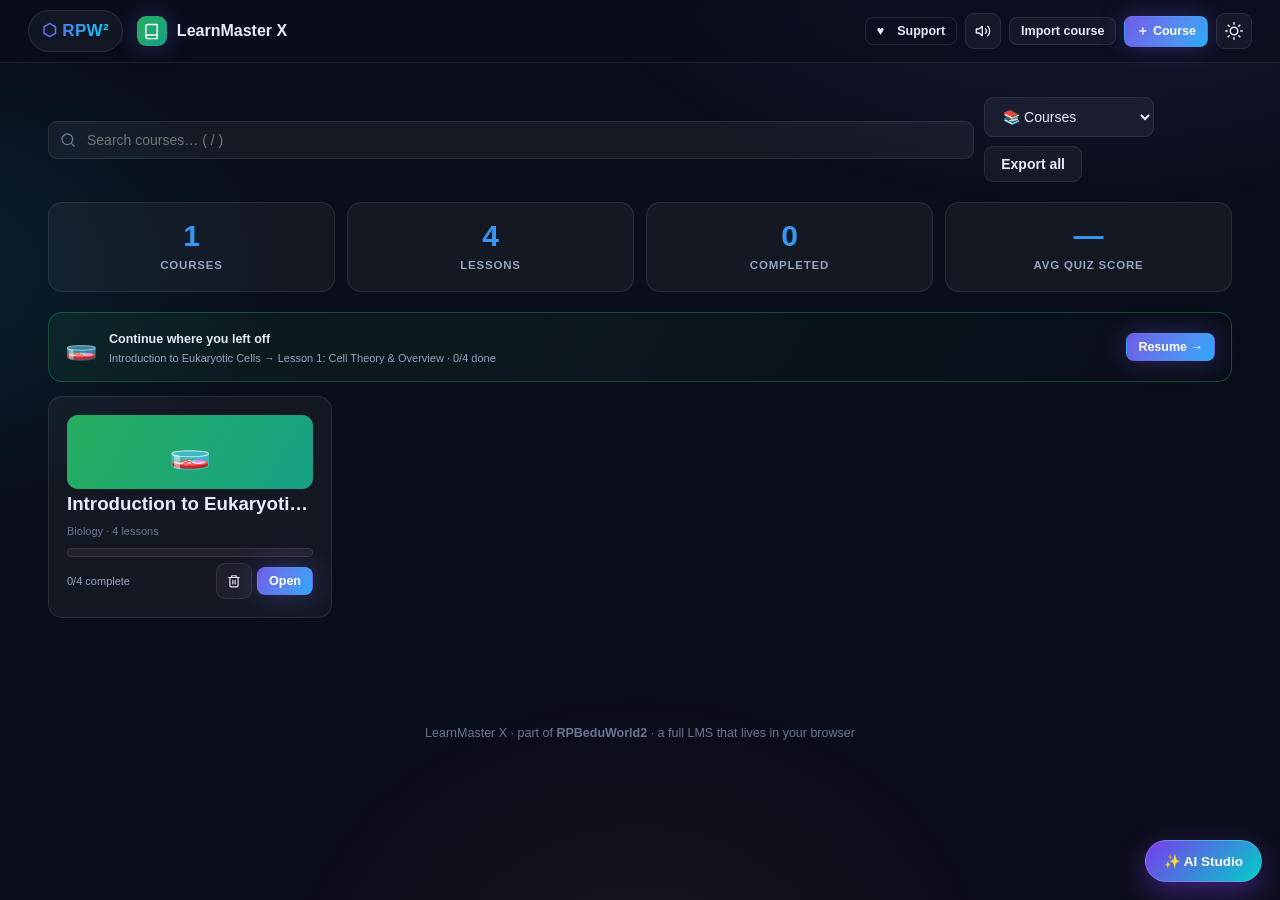
<file: apps/learnmaster-x/index.html>
<!DOCTYPE html>
<html lang="en" data-theme="dark" style="--app-hue1:#27ae60;--app-hue2:#16a085">
<head>
<meta charset="UTF-8">
<meta name="viewport" content="width=device-width, initial-scale=1.0">
<title>LearnMaster X · RPBeduWorld2</title>
<meta name="description" content="Client-side LMS: courses, lessons, quizzes, gradebook, badges and analytics — no server needed.">
<link rel="icon" href="../../shared/favicon.svg">
<link rel="stylesheet" href="../../shared/rpw2.css">
<style>
  .course-card { display:flex; flex-direction:column; gap:10px; }
  .course-banner { height:74px; border-radius:11px; background:linear-gradient(120deg,var(--cb1,#27ae60),var(--cb2,#16a085)); display:flex; align-items:center; justify-content:center; font-size:34px; }
  .lesson-row { display:flex; align-items:center; gap:12px; padding:12px 14px; border-radius:11px; border:1px solid var(--glass-brd); background:var(--input-bg); margin-bottom:9px; cursor:pointer; transition:all .15s ease; }
  .lesson-row:hover { border-color:var(--app-hue1); transform:translateX(4px); }
  .lesson-num { width:32px; height:32px; flex:none; border-radius:50%; display:grid; place-items:center; font-weight:800; font-size:13px; background:var(--panel); border:1px solid var(--glass-brd); }
  .lesson-num.done { background:linear-gradient(120deg,var(--app-hue1),var(--app-hue2)); color:#fff; border-color:transparent; }
  .lesson-body h4{font-size:14.5px;} .lesson-body p{font-size:12px;color:var(--txt-3);}
  .content-html { line-height:1.8; font-size:15px; max-width:780px; margin:0 auto; }
  .content-html h2,.content-html h3{margin:.8em 0 .3em;} 
  .badge-tile { text-align:center; padding:13px 8px; border-radius:12px; border:1px solid var(--glass-brd); opacity:.35; filter:grayscale(1); }
  .badge-tile.earned{opacity:1;filter:none;border-color:rgba(243,156,18,.45);background:rgba(243,156,18,.07);}

  #qzOpts{display:flex;flex-direction:column;gap:9px}
  .quiz-opt{display:flex;align-items:center;width:100%;text-align:left;padding:12px 14px;border-radius:12px;
    border:1px solid var(--glass-brd);background:var(--input-bg);color:var(--txt);font-size:14.5px;line-height:1.45;
    font-family:inherit;cursor:pointer;transition:transform .14s ease,border-color .14s ease,box-shadow .14s ease}
  .quiz-opt:hover:not(:disabled){transform:translateY(-2px);border-color:#27ae60;box-shadow:0 6px 18px -8px rgba(39,174,96,.5)}
  .quiz-opt .key{flex:none;display:inline-grid;place-items:center;width:25px;height:25px;margin-right:11px;border-radius:8px;
    background:color-mix(in srgb,#27ae60 16%,transparent);font-weight:800;font-size:12px}
  .quiz-opt.right{border-color:#2ecc71;background:color-mix(in srgb,#2ecc71 15%,var(--input-bg))}
  .quiz-opt.right .key{background:#2ecc71;color:#04240f}
  .quiz-opt.wrong{border-color:#e74c3c;background:color-mix(in srgb,#e74c3c 13%,var(--input-bg))}
  .cont-strip{display:flex;align-items:center;gap:12px;padding:13px 16px;border-radius:14px;border:1px solid color-mix(in srgb,#27ae60 35%,transparent);
    background:linear-gradient(120deg,color-mix(in srgb,#27ae60 10%,transparent),transparent);margin-bottom:14px}
  @media print{
    body *{visibility:hidden!important}
    #certBox,#certBox *{visibility:visible!important}
    #certBox{position:fixed;inset:0;margin:0!important;max-width:none!important;box-shadow:none!important;border:none!important;display:grid;place-items:center;background:#fff;color:#111}
  }
</style>
</head>
<body>
<header class="rpw-topbar">
  <a class="rpw-home" href="../../index.html"><b>⬡ RPW²</b></a>
  <div class="rpw-app-title"></div>
  <div class="rpw-topbar-actions">
    <button class="rpw-btn sm" id="btnImport">Import course</button>
    <button class="rpw-btn sm primary" id="btnNewCourse">＋ Course</button>
    <button class="rpw-theme-toggle" aria-label="Toggle theme"></button>
  </div>
</header>
<main class="rpw-container">

  <!-- ============ LIBRARY ============ -->
  <section id="viewLibrary">
    <div class="row wrap spread mb-3">
      <div class="rpw-search-wrap"><span id="icoSearch"></span><input class="rpw-input" data-rpw-search id="searchC" placeholder="Search courses… ( / )"></div>
      <div class="rpw-btn-row">
        <select class="rpw-select" id="tabSelect" style="max-width:170px">
          <option value="courses">📚 Courses</option>
          <option value="grades">📊 Gradebook</option>
          <option value="badges">🏅 Badges</option>
        </select>
        <button class="rpw-btn" id="btnExportAll">Export all</button>
      </div>
    </div>
    <div id="kpis" class="rpw-kpis mb-3"></div>
    <div id="contStrip"></div>
    <div id="panelCourses">
      <div id="courseGrid" class="rpw-grid"></div>
    </div>
    <div id="panelGrades" class="hidden">
      <div class="rpw-panel"><div class="rpw-section-title">Quiz performance</div><div id="gradeTable"></div></div>
    </div>
    <div id="panelBadges" class="hidden">
      <div class="rpw-panel"><div class="rpw-section-title">Achievements</div><div id="badgeGrid" class="rpw-grid" style="grid-template-columns:repeat(auto-fill,minmax(130px,1fr))"></div></div>
    </div>
  </section>

  <!-- ============ COURSE VIEW ============ -->
  <section id="viewCourse" class="hidden">
    <div class="row wrap spread mb-2">
      <button class="rpw-btn sm ghost" id="btnBackLib">← Library</button>
      <div class="rpw-btn-row">
        <button class="rpw-btn sm" id="btnAddLesson">＋ Lesson</button>
        <button class="rpw-btn sm" id="btnExportCourse">Export</button>
        <button class="rpw-btn sm ghost hidden" id="btnCert">🎓 Certificate</button>
        <button class="rpw-btn sm danger" id="btnDelCourse">Delete</button>
      </div>
    </div>
    <div class="rpw-hero" style="padding-top:6px">
      <h1 id="cvTitle" style="font-size:clamp(22px,4vw,34px)"></h1>
      <p id="cvMeta" class="muted small mt-1"></p>
      <div class="rpw-progress mt-2" style="max-width:420px;margin-left:auto;margin-right:auto"><div id="cvBar"></div></div>
    </div>
    <div id="lessonList" style="max-width:760px;margin:0 auto"></div>
  </section>

  <!-- ============ LESSON VIEW ============ -->
  <section id="viewLesson" class="hidden">
    <div class="row wrap mb-2"><button class="rpw-btn sm ghost" id="btnBackCourse">← Course</button>
      <span class="muted small" id="lsMeta"></span></div>
    <div class="rpw-panel rpw-rise">
      <h2 id="lsTitle" style="margin-bottom:12px"></h2>
      <div class="content-html muted" id="lsBody"></div>
      <hr class="divider">
      <div class="row spread">
        <label class="small row" style="gap:7px;cursor:pointer"><input type="checkbox" id="lsDone"> Completed</label>
        <button class="rpw-btn primary" id="btnStartQuiz">Start Quiz →</button>
        <button class="rpw-btn sm ghost no-print" id="btnGenQuiz">✨ Generate quiz</button>
      </div>
    </div>
    <!-- QUIZ -->
    <div id="quizBox" class="hidden mt-3">
      <div class="rpw-panel">
        <div class="row spread mb-2"><b>Lesson quiz</b><span class="small muted" id="qzProg"></span></div>
        <div class="rpw-progress mb-3"><div id="qzBar"></div></div>
        <h3 id="qzQ" class="mb-2" style="font-size:17px"></h3>
        <div id="qzOpts"></div>
        <div id="qzDoneWrap" class="hidden center mt-3"></div>
      </div>
    </div>
  </section>
</main>
<footer class="rpw-footer">LearnMaster X · part of <b>RPBeduWorld2</b> · a full LMS that lives in your browser</footer>
<script src="../../shared/rpw2.js"></script>
<script src="../../shared/rpw2ai.js"></script>
<script src="../../shared/rpw2support.js"></script>
<script>
(function(){
"use strict";
const toast=RPW2.toast;
const esc=s=>String(s).replace(/[&<>"']/g,c=>({"&":"&amp;","<":"&lt;",">":"&gt;",'"':"&quot;","'":"&#39;"})[c]);
const K="learnmaster.courses";
const $=s=>document.querySelector(s);
$("#icoSearch").outerHTML=RPW2.icon("search",16);
RPW2.initTopbar("LearnMaster X","book");

let courses=RPW2.store.get(K,[]);
let view="library", activeCourse=null, activeLesson=null, quiz=null;
if(!RPW2.store.get("learnmaster.seeded",false)){
  courses.push(seedCourse()); RPW2.store.set(K,courses); RPW2.store.set("learnmaster.seeded",true);
}
function save(){RPW2.store.set(K,courses);}

function seedCourse(){
  return {id:RPW2.uid(),title:"Introduction to Eukaryotic Cells",subject:"Biology",emoji:"🧫",created:new Date().toISOString(),
   lessons:[
    {id:RPW2.uid(),title:"Cell Theory & Overview",body:"<h3>Cell theory</h3><p>All living organisms are composed of <b>cells</b>, the cell is the basic unit of life, and all cells arise from pre-existing cells.</p><h3>Eukaryotes vs prokaryotes</h3><p>Eukaryotic cells contain a <b>true nucleus</b> and membrane-bound organelles. Prokaryotes (bacteria, archaea) do not.</p>",quiz:[
      {q:"Which structure defines eukaryotic cells?",options:["True nucleus","Cell wall","Flagellum","Plasmid"],answer:0},
      {q:"Which organisms are prokaryotes?",options:["Fungi","Bacteria & archaea","Plants","Animals"],answer:1}],
      done:false,scores:[]},
    {id:RPW2.uid(),title:"The Nucleus & Genetic Material",body:"<h3>The nucleus</h3><p>The nucleus stores DNA, coordinates replication and transcription. The <b>nucleolus</b> assembles ribosomal subunits.</p><h3>Chromatin</h3><p>DNA wraps around histone proteins forming chromatin, condensing into chromosomes during division.</p>",quiz:[
      {q:"Ribosomal subunits are assembled in the…",options:["Nucleolus","Golgi apparatus","Lysosome","Centrosome"],answer:0},
      {q:"DNA wraps around which proteins?",options:["Actin","Tubulin","Histones","Collagen"],answer:2}],
      done:false,scores:[]},
    {id:RPW2.uid(),title:"Endomembrane System",body:"<h3>Flow of materials</h3><p>Rough ER synthesizes proteins → Golgi modifies & sorts → vesicles deliver to membrane or become <b>lysosomes</b>.</p><h3>Smooth ER</h3><p>Lipid synthesis, calcium storage, detoxification.</p>",quiz:[
      {q:"Proteins are modified and sorted in the…",options:["Rough ER","Golgi apparatus","Smooth ER","Nucleolus"],answer:1},
      {q:"Digestive organelle of the cell",options:["Ribosome","Mitochondrion","Lysosome","Vacuole"],answer:2}],
      done:false,scores:[]},
    {id:RPW2.uid(),title:"Energy: Mitochondria & Chloroplasts",body:"<h3>Mitochondria</h3><p>Perform cellular respiration: glucose + O₂ → ATP + CO₂ + H₂O. Have their own DNA (endosymbiotic origin).</p><h3>Chloroplasts</h3><p>In plants/algae: photosynthesis converts light energy into glucose.</p>",quiz:[
      {q:"ATP is primarily produced in the…",options:["Nucleus","Mitochondrion","Lysosome","Golgi"],answer:1},
      {q:"Photosynthesis happens in…",options:["Chloroplasts","Mitochondria","Peroxisomes","Ribosomes"],answer:0}],
      done:false,scores:[]}
  ]};
}

/* ---------- views ---------- */
function show(v){
  view=v;
  $("#viewLibrary").classList.toggle("hidden",v!=="library");
  $("#viewCourse").classList.toggle("hidden",v!=="course");
  $("#viewLesson").classList.toggle("hidden",v!=="lesson");
}
function courseById(id){return courses.find(c=>c.id===id);}
function courseProgress(c){
  if(!c.lessons.length)return 0;
  const d=c.lessons.filter(l=>l.done).length+(c.lessons.some(l=>l.quiz&&l.quiz.length&&l.scores.length)?0:0);
  return Math.round(c.lessons.filter(l=>l.done).length/c.lessons.length*100);
}

/* ---------- library ---------- */
function renderLibrary(){
  const tab=$("#tabSelect").value;
  $("#panelCourses").classList.toggle("hidden",tab!=="courses");
  $("#panelGrades").classList.toggle("hidden",tab!=="grades");
  $("#panelBadges").classList.toggle("hidden",tab!=="badges");
  const total=courses.length, lessons=courses.reduce((a,c)=>a+c.lessons.length,0);
  const done=courses.reduce((a,c)=>a+c.lessons.filter(l=>l.done).length,0);
  const scores=courses.flatMap(c=>c.lessons.flatMap(l=>l.scores||[]));
  $("#kpis").innerHTML=[[total,"courses"],[lessons,"lessons"],[done,"completed"],[scores.length?Math.round(scores.reduce((a,b)=>a+b,0)/scores.length)+"%":"—","avg quiz score"]]
    .map(k=>'<div class="rpw-kpi"><div class="num">'+k[0]+'</div><div class="lbl">'+k[1]+'</div></div>').join("");
  paintContinue();
  if(tab==="courses")renderCourses();
  else if(tab==="grades")renderGrades();
  else renderBadges();
}
function renderCourses(){
  const q=($("#searchC").value||"").toLowerCase();
  const grid=$("#courseGrid");grid.innerHTML="";
  const list=courses.filter(c=>!q||(c.title+" "+c.subject).toLowerCase().includes(q));
  if(!list.length){grid.innerHTML='<div class="rpw-empty" style="grid-column:1/-1"><div class="big">🎓</div><h3>'+(q?"No matches":"No courses yet")+'</h3><p>Import a course JSON or create one from scratch.</p><button class="rpw-btn primary" onclick="document.getElementById(\'btnImport\').click()">Import course JSON</button></div>';return;}
  list.forEach((c,i)=>{
    const p=courseProgress(c), doneN=c.lessons.filter(l=>l.done).length;
    const el=document.createElement("div");
    el.className="rpw-card clickable rpw-rise"; el.style.animationDelay=(i*.05)+"s"; el.style.setProperty("--cb1","#27ae60");el.style.setProperty("--cb2","#16a085");
    el.innerHTML='<div class="course-banner">'+(c.emoji||"📘")+'</div>'+
      '<h3 class="truncate">'+esc(c.title)+'</h3><span class="tiny faint">'+esc(c.subject||"General")+' · '+c.lessons.length+' lessons</span>'+
      '<div class="rpw-progress mt-1"><div style="width:'+p+'%"></div></div>'+
      '<div class="row spread mt-1"><span class="tiny muted">'+doneN+'/'+c.lessons.length+' complete</span>'+
      '<span class="row" style="gap:5px"><button class="rpw-btn icon-only" data-x="'+c.id+'" aria-label="Delete course">'+RPW2.icon("trash",14)+'</button>'+
      '<button class="rpw-btn sm primary" data-o="'+c.id+'">Open</button></span></div>';
    el.onclick=e=>{
      const t=e.target.closest("[data-x],[data-o]");
      if(t&&t.dataset.x!==undefined&&t.dataset.x)return delCourse(t.dataset.x);
      openCourse(t?t.dataset.o:c.id);
    };
    grid.appendChild(el);
  });
}
async function delCourse(id){
  const c=courseById(id);
  if(await RPW2.confirm({title:"Delete course?",message:'"'+c.title+'" with '+c.lessons.length+' lessons will be removed.',danger:true,yesLabel:"Delete"})){
    courses=courses.filter(x=>x.id!==id);save();renderLibrary();toast("Course deleted","ok");
  }
}
function renderGrades(){
  const rows=[];
  courses.forEach(c=>c.lessons.forEach(l=>(l.scores||[]).forEach(s=>rows.push({course:c.title,lesson:l.title,score:s}))));
  $("#gradeTable").innerHTML=rows.length?'<table class="rpw-table"><thead><tr><th>Course</th><th>Lesson</th><th>Score</th></tr></thead><tbody>'+
    rows.map(r=>'<tr><td class="truncate" style="max-width:200px">'+esc(r.course)+'</td><td class="truncate" style="max-width:220px">'+esc(r.lesson)+'</td><td><span class="rpw-badge '+(r.score>=80?"ok":r.score>=50?"warn":"err")+'">'+r.score+'%</span></td></tr>').join("")+"</tbody></table>"
    :'<div class="rpw-empty"><div class="big">📊</div><p>No quiz attempts yet — take a lesson quiz!</p></div>';
}
function renderBadges(){
  const badges=[
    ["🌱","First Steps","Complete 1 lesson",()=>countDone()>=1],
    ["📖","Bookworm","Complete 5 lessons",()=>countDone()>=5],
    ["🏆","Course Conqueror","Finish an entire course",()=>courses.some(c=>c.lessons.length&&c.lessons.every(l=>l.done))],
    ["🎯","Sharpshooter","Score 100% on any quiz",()=>courses.flatMap(c=>c.lessons).flatMap(l=>l.scores||[]).some(s=>s===100)],
    ["🧠","Scholar","Average ≥80% across quizzes",()=>avg()>80],
    ["🏛️","Architect","Create your own course",()=>courses.length>1],
    ["💯","Perfectionist","Ace three quizzes with 100%",()=>courses.flatMap(c=>c.lessons).flatMap(l=>l.scores||[]).filter(x=>x===100).length>=3]
  ];
  $("#badgeGrid").innerHTML=badges.map(b=>'<div class="badge-tile'+(b[3]()?" earned":"")+'"><div style="font-size:30px">'+b[0]+'</div><b class="small">'+b[1]+'</b><p class="tiny faint">'+b[2]+'</p></div>').join("");
}
function countDone(){return courses.reduce((a,c)=>a+c.lessons.filter(l=>l.done).length,0);}
function avg(){const s=courses.flatMap(c=>c.lessons).flatMap(l=>l.scores||[]);return s.length?s.reduce((a,b)=>a+b,0)/s.length:0;}


/* ---------- continue learning strip ---------- */
function nextUp(){
 for(const c of courses){const i=c.lessons.findIndex(l=>!l.done);if(i>=0)return{c,l:c.lessons[i],i};}
 return null;
}
function paintContinue(){
 const host=$("#contStrip");if(!host)return;
 const n=nextUp();
 if(!n||view!=="library"){host.innerHTML="";return;}
 const totalDone=n.c.lessons.filter(l=>l.done).length;
 host.innerHTML='<div class="cont-strip"><div style="font-size:26px">'+(n.c.emoji||"📘")+'</div>'+
  '<div class="grow"><b class="small">Continue where you left off</b><div class="tiny muted">'+esc(n.c.title)+" → Lesson "+(n.i+1)+": "+esc(n.l.title)+" · "+totalDone+"/"+n.c.lessons.length+" done</div></div>"+
  '<button class="rpw-btn sm primary" id="btnCont">Resume →</button></div>';
 $("#btnCont").onclick=()=>openCourse(n.c.id);
}

/* ---------- course view ---------- */
function openCourse(id){
  activeCourse=courseById(id); if(!activeCourse)return;
  show("course"); paintCourse();
}
function paintCourse(){
  const c=activeCourse,p=courseProgress(c),doneN=c.lessons.filter(l=>l.done).length;
  $("#cvTitle").textContent=(c.emoji?c.emoji+" ":"")+c.title;
  $("#cvMeta").textContent=c.subject||"General"+" · "+c.lessons.length+" lessons · "+doneN+" completed";
  $("#cvBar").style.width=p+"%";
  $("#btnCert").classList.toggle("hidden",p<100);
  const box=$("#lessonList");box.innerHTML="";
  if(!c.lessons.length){box.innerHTML='<div class="rpw-empty"><div class="big">📄</div><h3>No lessons yet</h3><p>Add your first lesson to build this course.</p></div>';return;}
  c.lessons.forEach((l,i)=>{
    const el=document.createElement("div");
    el.className="lesson-row";
    el.innerHTML='<div class="lesson-num'+(l.done?" done":"")+'">'+(l.done?RPW2.icon("check",14):i+1)+'</div>'+
      '<div class="grow lesson-body"><h4>'+esc(l.title)+'</h4><p>'+(l.quiz&&l.quiz.length? l.quiz.length+" quiz questions"+(l.scores&&l.scores.length?" · best "+Math.max(...l.scores)+"%":"") : "reading")+'</p></div>'+
      RPW2.icon("chevronRight",16);
    el.onclick=()=>openLesson(i);
    box.appendChild(el);
  });
}

/* ---------- lesson view ---------- */
function openLesson(i){
  activeLesson=i;
  const l=activeCourse.lessons[i];
  show("lesson");$("#quizBox").classList.add("hidden");
  $("#lsTitle").textContent=l.title;
  $("#lsBody").innerHTML=l.body||"<p><em>(No content — add body HTML when editing)</em></p>";
  $("#lsDone").checked=!!l.done;
  $("#lsDone").onchange=()=>{
    l.done=$("#lsDone").checked;save();
    toast(l.done?"Lesson completed ✓":"Marked incomplete","ok");
    if(l.done)RPW2.confetti();
  };
}

$("#btnCert").onclick=()=>{
 const c=activeCourse;
 const scores=c.lessons.flatMap(l=>l.scores||[]);
 const avgS=scores.length?Math.round(scores.reduce((a,b)=>a+b,0)/scores.length):null;
 const m=RPW2.modal("🎓 Course certificate",
  '<div id="certBox" style="text-align:center;padding:34px 22px;border:2px solid #c9a227;border-radius:16px;background:linear-gradient(160deg,color-mix(in srgb,#f1c40f 8%,var(--panel-solid)),var(--panel-solid))">'+
   '<div style="font-size:44px">🎓</div>'+
   '<h1 style="margin:6px 0;font-size:24px" class="grad-text">Certificate of Completion</h1>'+
   '<p class="tiny faint" style="letter-spacing:.18em;text-transform:uppercase">RPBeduWorld² · LearnMaster X</p>'+
   '<p class="muted mt-3">This certifies that</p><h2 id="certName" style="margin:4px 0"></h2>'+
   '<p class="muted">has successfully completed</p><h3 style="margin:4px 0">'+esc(c.title)+'</h3>'+
   '<p class="tiny muted mt-1">'+c.lessons.length+' lessons'+(avgS!=null?" · average score "+avgS+"%":"")+"</p>"+
   '<p class="tiny faint mt-3">'+new Date().toLocaleDateString(undefined,{year:"numeric",month:"long",day:"numeric"})+"</p></div>"+
  '<div class="row spread mt-3"><input class="rpw-input grow" id="certIn" placeholder="Your name for the certificate" style="max-width:240px">'+
   '<button class="rpw-btn primary" id="certPrint">🖨️ Print / Save PDF</button></div>');
 const inp=m.el.querySelector("#certIn");
 try{inp.value=(JSON.parse(RPW2.store.get("learnmaster.profile","{}")).name)||"";}catch(e){}
 m.el.querySelector("#certPrint").onclick=()=>{
  const nm=inp.value.trim()||"A Dedicated Scholar";
  m.el.querySelector("#certName").textContent=nm;
  RPW2.store.set("learnmaster.profile",JSON.stringify({name:nm}));
  setTimeout(()=>window.print(),80);
 };
};

$("#btnBackLib").onclick=()=>{show("library");renderLibrary();};
$("#btnBackCourse").onclick=()=>show("course");

/* ---------- quiz runner ---------- */
$("#btnStartQuiz").onclick=()=>{
  const l=activeCourse.lessons[activeLesson];
  if(!l.quiz||!l.quiz.length){toast("This lesson has no quiz questions","info");return;}
  quiz={items:l.quiz,idx:0,score:0,lesson:l,misses:[]};
  $("#qzDoneWrap").classList.add("hidden");
  $("#quizBox").classList.remove("hidden");
  if($("#quizBox").scrollIntoView)$("#quizBox").scrollIntoView({behavior:"smooth"});
  paintQZ();
};
function paintQZ(){
  const it=quiz.items[quiz.idx];
  $("#qzProg").textContent=(quiz.idx+1)+" / "+quiz.items.length;
  $("#qzBar").style.width=(quiz.idx/quiz.items.length*100)+"%";
  $("#qzQ").textContent=it.q;
  $("#qzOpts").innerHTML=it.options.map((o,i)=>'<button class="quiz-opt" data-i="'+i+'"><span class="key">'+"ABCD"[i]+"</span><span>"+esc(o)+"</span></button>").join("");
  const btns=[...$("#qzOpts").children];
  if(qzKeys)document.removeEventListener("keydown",qzKeys);
  qzKeys=e=>{
   const i="abcd1234".indexOf(e.key.toLowerCase());
   if(i>=0&&i<btns.length&&!btns[0].disabled){e.preventDefault();btns[i].click();}
  };
  document.addEventListener("keydown",qzKeys);
  btns.forEach(b=>b.onclick=()=>{
    [...$("#qzOpts").children].forEach((el,i)=>{
      el.disabled=true;
      if(i===it.answer)el.classList.add("right");
      else if(el===b)el.classList.add("wrong");
    });
    if(+b.dataset.i===it.answer){quiz.score++;RPW2.sfx.ok();}else{RPW2.sfx.err();quiz.misses.push(it);}
    setTimeout(nextQZ,800);
  });
}
let qzKeys=null;
function nextQZ(){
  quiz.idx++;
  if(quiz.idx>=quiz.items.length){
    if(qzKeys){document.removeEventListener("keydown",qzKeys);qzKeys=null;}
    const pct=Math.round(quiz.score/quiz.items.length*100),n=quiz.items.length,mN=quiz.misses.length;
    quiz.lesson.scores=(quiz.lesson.scores||[]).concat([pct]);
    if(pct>=60)quiz.lesson.done=true;
    save();
    $("#qzOpts").innerHTML="";$("#qzQ").textContent="";
    const w=$("#qzDoneWrap");w.classList.remove("hidden");
    w.innerHTML='<div style="font-size:46px">'+(pct>=80?"🏆":pct>=60?"💪":"📚")+'</div><h3 class="grad-text" style="font-size:26px">'+pct+"%</h3>"+
     '<p class="muted small mt-1">'+quiz.score+" / "+n+' correct'+(pct<60?" — below the 60% pass mark. Review the material and retry!":" — saved to gradebook")+"</p>"+
     '<div class="row mt-2" style="justify-content:center;gap:9px;flex-wrap:wrap">'+
     (mN?'<button class="rpw-btn ghost" id="qzMRetry">↻ Retry '+mN+" missed</button>":"")+
     (mN?'<button class="rpw-btn ghost" id="qzBridgeFA" title="Create a FlashAI deck from these missed questions">🃏→ FlashAI</button>':'')+
     '<button class="rpw-btn primary" id="qzFinish">Finish</button></div>';
    w.querySelector("#qzFinish").onclick=()=>{ $("#quizBox").classList.add("hidden");w.classList.add("hidden");paintCourse();renderLibrary(); };
    const mr=w.querySelector("#qzMRetry");
    if(mr)mr.onclick=()=>{
      const items=(function(a){for(let i=a.length-1;i>0;i--){const j=(Math.random()*(i+1))|0;[a[i],a[j]]=[a[j],a[i]];}return a;})(quiz.misses.map(x=>Object.assign({},x)));
      quiz={items,idx:0,score:0,lesson:quiz.lesson,misses:[],retrying:true};
      w.classList.add("hidden");paintQZ();
    };

    /* 🃏 bridge: send missed questions → FlashAI deck */
    const bFA=w.querySelector("#qzBridgeFA");
    if(bFA)bFA.onclick=()=>{
      if(!quiz.misses.length){toast("No misses to send","info");return;}
      try{
        const K_DECKS="flashai.decks";
        const decks=RPW2.store.get(K_DECKS,[]);
        const cards=quiz.misses.map(m=>({front:m.q||m.question||"?",back:m.a||m.answer||m.opts?.[m.answer]||"?",tags:["miss-bridge","lm:"+((quiz.lesson||{}).title||"").slice(0,20)]}));
        const newDeck={id:"lm-"+Date.now(),name:"LM Missed · "+((quiz.lesson||{}).title||"").slice(0,20),cards:cards.map(c=>({id:"c"+Date.now()+"-"+Math.random().toString(36).slice(2,7),front:c.front,back:c.back,tags:c.tags,srs:{ease:2.5,interval:0,due:null,reps:0},stats:{seen:0,right:0}})),created:new Date().toISOString()};
        decks.push(newDeck); RPW2.store.set(K_DECKS,decks);
        RPW2.sfx.ok(); toast("🃏 Sent "+cards.length+" missed card(s) to FlashAI","ok");
      }catch(e){toast("Bridge failed — open FlashAI to import manually","err");}
    };
    if(pct>=80)RPW2.confetti();else RPW2.sfx.level();
  } else paintQZ();
}
document.addEventListener("qz-done",()=>paintCourse());


/* ✨ generate quiz questions from this lesson's own content */
$("#btnGenQuiz").onclick=()=>{
 const l=activeCourse.lessons[activeLesson];
 const text=(l.body||"").replace(/<[^>]+>/g," ").trim();
 if(text.length<80){toast("Add lesson content first — then I can forge questions from it","info");return;}
 RPW2.AI.studio({
  title:"✨ Quiz Forge — from this lesson",
  subtitle:"Generate quiz questions strictly from this lesson material.",
  fields:[{id:"n",label:"Questions",type:"number",value:4,min:2,max:10}],
  buildPrompt:v=>`Create ${v.n} multiple-choice quiz questions strictly from this lesson content. Respond ONLY as JSON array of {"q":"...","options":["a","b","c","d"],"answer":<index>}. Distractors must be plausible.\n\nLESSON:\n${text.slice(0,3500)}`,
  offline:v=>{
   const g=RPW2.AI.gen,r=g.rng(l.title+Math.random()),n=Math.max(2,Math.min(10,+v.n||4)),out=[];
   const sents=text.split(/(?<=[.!?])\s+/).map(x=>x.trim()).filter(x=>x.split(/\s+/).length>=7&&x.length>=40&&x.length<=240);
   const kwAll=[...new Set(sents.flatMap(x=>g.kw(x)).filter(k=>k.length>4))];
   for(const sent of g.shuf(sents,r)){
    const ks=g.kw(sent).filter(k=>k.length>4&&sent.includes(k));
    if(!ks.length)continue;
    const ans=g.pick(ks,r);let q;
    try{q=sent.replace(new RegExp(ans.replace(/[.*+?^\${}()|[\]\\]/g,"\\$&"),"i"),"_____");}catch(e){continue;}
    if(q===sent)continue;
    const wrongs=g.shuf(kwAll.filter(x=>x!==ans),r).slice(0,3);
    while(wrongs.length<3){const f=["mechanism","structure","principle"][wrongs.length];if(!wrongs.includes(f))wrongs.push(f);}
    const opts=g.shuf([ans,...wrongs],r);
    out.push({q,options:opts,answer:opts.indexOf(ans)});
    if(out.length>=n)break;
   }
   return out;
  },
  preview:d=>d.map(q=>`<div class="ai-item"><b>${RPW2.escapeHtml(String(q.q).slice(0,120))}</b><br><span class="small" style="color:#2ecc71">✔ ${RPW2.escapeHtml(String((q.options&&q.options[q.answer]!=null)?q.options[q.answer]:q.answer).slice(0,90))}</span></div>`).join(""),
  validate:d=>{
   const arr=(Array.isArray(d)?d:d.questions||[]).map(q=>{
     if(Array.isArray(q))return {q:String(q[0]||""),options:[String(q[1])].concat((q[2]||[]).map(String)),answer:0};
     const opts=(q.options||[]).map(String);
     return {q:String(q.q||""),options:opts,answer:Math.max(0,Math.min(opts.length-1,+q.answer||0))};
   }).filter(x=>x.q&&x.options.length>=2);
   if(!arr.length)throw new Error("No usable questions found");
   return arr;
  },
  onData:(d,src,close)=>{
   l.quiz=(l.quiz||[]).concat(d);
   save();close();
   toast(d.length+" questions added to \""+l.title+"\" ("+(src==="gemini"?"Gemini":"smart generator")+")","ok");
   openLesson(activeLesson);
   RPW2.confetti&&RPW2.confetti();
  }
 });
};

/* ---------- create/import/export ---------- */
$("#btnNewCourse").onclick=()=>{
  const m=RPW2.modal("Create course",
   '<div class="rpw-field"><label class="rpw-label">Title</label><input class="rpw-input" id="ct" placeholder="e.g. Organic Chemistry I"></div>'+
   '<div class="row" style="gap:10px"><div class="rpw-field grow"><label class="rpw-label">Subject</label><input class="rpw-input" id="cs" placeholder="Chemistry"></div>'+
   '<div class="rpw-field" style="width:90px"><label class="rpw-label">Emoji</label><input class="rpw-input" id="ce" value="📘" maxlength="4"></div></div>'+
   '<div class="row spread"><button class="rpw-btn ghost" data-x>Cancel</button><button class="rpw-btn primary" id="cgo">Create</button></div>');
  m.el.querySelector("#cgo").onclick=()=>{
    const t=m.el.querySelector("#ct").value.trim();if(!t){toast("Title required","err");return;}
    const c={id:RPW2.uid(),title:t,subject:m.el.querySelector("#cs").value.trim()||"General",emoji:m.el.querySelector("#ce").value.trim()||"📘",created:new Date().toISOString(),lessons:[]};
    courses.unshift(c);save();m.close();openCourse(c.id);toast("Course created — now add lessons","ok");
  };
};
$("#btnAddLesson").onclick=()=>{
  const m=RPW2.modal("Add lesson to "+esc(activeCourse.title),
   '<div class="rpw-field"><label class="rpw-label">Lesson title</label><input class="rpw-input" id="lt"></div>'+
   '<div class="rpw-field"><label class="rpw-label">Content (HTML allowed)</label><textarea class="rpw-textarea" id="lb" style="min-height:150px;font-family:var(--rpw-mono);font-size:12.5px" placeholder="<h3>Heading</h3><p>Paragraph…</p>"></textarea></div>'+
   '<div class="rpw-field"><label class="rpw-label">Quiz questions — JSON array [{q, options:[...], answer:index}] (optional)</label><textarea class="rpw-textarea" id="lq" style="min-height:90px;font-family:var(--rpw-mono);font-size:12.5px" placeholder=\'[{"q":"What is ATP?","options":["Energy currency","A lipid"],"answer":0}]\'></textarea></div>'+
   '<div class="row spread"><button class="rpw-btn ghost" data-x>Cancel</button><button class="rpw-btn primary" id="lgo">Add lesson</button></div>');
  m.el.querySelector("#lgo").onclick=()=>{
    const t=m.el.querySelector("#lt").value.trim();if(!t){toast("Title required","err");return;}
    let q=[];const raw=m.el.querySelector("#lq").value.trim();
    if(raw){try{q=JSON.parse(raw);if(!Array.isArray(q))throw new Error("must be array");}catch(e){toast("Quiz JSON invalid: "+e.message,"err");return;}}
    activeCourse.lessons.push({id:RPW2.uid(),title:t,body:m.el.querySelector("#lb").value,quiz:q,done:false,scores:[]});
    save();m.close();paintCourse();toast("Lesson added","ok");
  };
};
$("#btnExportCourse").onclick=()=>{
  const c=activeCourse;
  RPW2.download(slugify(c.title)+".course.json",JSON.stringify({schema:"rpw2.course.v1",title:c.title,subject:c.subject,author:"",created:c.created,
    modules:[{id:"m1",title:c.title,lessons:c.lessons.map(l=>({id:l.id,title:l.title,content:(l.body||"").replace(/<[^>]+>/g," "),quiz:(l.quiz||[]).map(q=>({q:q.q,options:q.options,answerIndex:q.answer}))}))}]},null,2),"application/json");
  toast("Course exported (universal schema)","ok");
};
$("#btnExportAll").onclick=()=>{
  RPW2.download("learnmaster-all-courses.json",JSON.stringify({exported:new Date().toISOString(),courses},null,2),"application/json");
  toast("All courses exported","ok");
};
$("#btnImport").onclick=async()=>{
  const f=await RPW2.pickFile(".json,application/json");if(!f)return;
  try{
    const readText=(fl)=>new Promise((res,rej)=>{if(typeof fl.text==="function")return fl.text().then(res,rej);const r=new FileReader();r.onload=()=>res(r.result);r.onerror=()=>rej(new Error("read error"));r.readAsText(fl);});
    const j=JSON.parse(await readText(f));
    // accept: internal export {courses:[...]}, universal rpw2.course.v1, legacy LGAI/LMP shapes
    if(j.courses){ j.courses.forEach(c=>{c.id=RPW2.uid();courses.unshift(c);}); save();renderLibrary();toast(j.courses.length+" course(s) imported","ok");return; }
    let title=j.title||"Imported course", subject=j.subject||"", lessons=[];
    const mods=j.modules||[];
    mods.forEach(mod=>{
      (mod.lessons||mod.units||[]).forEach(ls=>{
        let body="",quizArr=[];
        if(ls.units){ // LMP style
          ls.units.forEach(u=>{
            if(u.type==="TEXT")body+="<p>"+esc(u.text||u.content||"")+"</p>";
            else if(u.type==="IMAGE")body+='<img src="'+esc(u.url||u.src||"")+'" alt="" style="max-width:100%;border-radius:10px">';
            else if(u.type==="QUIZ"&&u.question)quizArr.push({q:u.question,options:(u.options||[]).map(o=>o.text!=null?o.text:o),answer:u.correctOptionIndex!=null?u.correctOptionIndex:(u.correctIndex||0)});
          });
        } else {
          body="<p>"+esc(typeof ls.content==="string"?ls.content:(ls.content&&ls.content.text)||"")+"</p>";
          quizArr=(ls.quiz||[]).map(q=>({q:q.q||q.question,options:q.options,answer:q.answerIndex!=null?q.answerIndex:(q.answer||0)}));
        }
        lessons.push({id:RPW2.uid(),title:ls.title||"Lesson",body,quiz:quizArr,done:false,scores:[]});
      });
    });
    if(!lessons.length)throw new Error("no lessons found");
    courses.unshift({id:RPW2.uid(),title,subject,emoji:"📥",created:new Date().toISOString(),lessons});
    save();renderLibrary();toast('Imported "'+title+'" ('+lessons.length+" lessons)","ok");
  }catch(e){toast("Import failed: "+e.message,"err");}
};
$("#tabSelect").onchange=renderLibrary;
$("#searchC").oninput=renderLibrary;
function slugify(s){return String(s).toLowerCase().replace(/[^a-z0-9]+/g,"-").replace(/^-|-$/g,"")||"course";}
show("library");renderLibrary();

/* ================= AI STUDIO — course builder ================= */
RPW2.AI.attachFab(()=>RPW2.AI.studio({
 title:"✨ AI Course Builder",
 subtitle:"Describe a topic — get a complete course with lessons and quizzes in one shot.",
 fields:[
  {id:"topic",label:"Course topic",placeholder:"e.g. Intro to Astronomy, Spanish tenses, Web security"},
  {id:"lessons",label:"Lessons",type:"number",value:4,min:2,max:6},
  {id:"level",label:"Level",type:"select",options:[{v:"beginner",t:"Beginner"},{v:"intermediate",t:"Intermediate"},{v:"advanced",t:"Advanced"}]},
  {id:"notes",label:"Source material (optional — lessons will draw from this)",type:"textarea",placeholder:"Paste lecture notes, a syllabus or reference text…"}
 ],
 buildPrompt:v=>`Design a complete ${v.level} mini-course about "${v.topic}" with exactly ${v.lessons} lessons.${(v.notes||"").trim()?" Base all lesson content strictly on this source material:\n\n"+v.notes.trim().slice(0,3000):""} Respond ONLY as JSON {"title":"...","subject":"...","emoji":"...","lessons":[{"title":"...","html":"<h3>...</h3><p>...</p> (150-250 words)","quiz":[{"q":"...","options":["a","b","c","d"],"answer":0}]}]}.`,
 offline:v=>{
  const g=RPW2.AI.gen,r=g.rng(v.topic+Math.random()),n=Math.min(6,Math.max(2,+v.lessons||4));
  const secs=g.outline(v.topic,n+1,r),t=g.T(v.topic);
  const lessons=secs.slice(1,n+1).map((s,i)=>{
   const m=g.mcq(v.topic+" "+s,r),m2=g.mcq(v.topic+" advanced aspects "+s,r);
   const pair=g.shortQA(v.topic+" "+s,r).pairs[0];
   const html=`<h3>${esc(s)}</h3><p>${g.gloss(v.topic)?g.gloss(v.topic):("This section builds your command of <b>"+esc(s.toLowerCase())+"</b> within "+esc(t)+". Read actively: pause after each paragraph and restate the idea.")}</p><h3>Key ideas</h3><ul><li>${esc(g.objectives(v.topic,3,r)[0])}</li><li>${esc(g.objectives(v.topic,3,r)[1])}</li></ul><h3>Check yourself</h3><p><i>${esc(pair[0])}</i><br>Think it through, then reveal: ${esc(pair[1].slice(0,140))}…</p>`;
   const mk=(mm)=>({q:mm.q,options:mm.options,answer:mm.answer});
   return {title:s,html,quiz:[mk(m),mk(m2),{q:pair[0],options:[pair[1],"A vague claim unrelated to the lesson","An unrelated historical date","None of these"],answer:0}]};
  });
  return {title:t,subject:v.topic.split(" ").slice(-1)[0]||"General",emoji:"✨",lessons};
 },
 preview:d=>`<b>${d.emoji||"📘"} ${RPW2.escapeHtml(d.title)}</b> <span class="tiny muted">${RPW2.escapeHtml(d.subject||"")}</span>`+
  (d.lessons||[]).map((l,i)=>`<div class="ai-item"><b>${i+1}. ${RPW2.escapeHtml(l.title)}</b> · ${(l.quiz||[]).length} quiz Qs<br><span class="muted tiny">${RPW2.escapeHtml(String(l.html||l.body||"").replace(/<[^>]+>/g," ").slice(0,130))}…</span></div>`).join(""),
 validate:d=>{
  d=d.course||d;
  if(!Array.isArray(d.lessons)||!d.lessons.length)throw new Error("No lessons generated");
  return {title:d.title||"AI course",subject:d.subject||"General",emoji:(d.emoji||"✨").slice(0,4),
   lessons:d.lessons.map(l=>({title:l.title||"Lesson",
     body:l.html||l.body||"<p>"+String(l.content||l.text||"").slice(0,2000)+"</p>",
     quiz:(l.quiz||[]).map(q=>({q:String(q.q),options:(q.options||[]).map(String),answer:+q.answer||0}))}))};
 },
 onData:(d,src,close)=>{
  const c={id:RPW2.uid(),title:d.title,subject:d.subject,emoji:d.emoji,created:new Date().toISOString(),
   lessons:d.lessons.map(l=>Object.assign(l,{id:RPW2.uid(),done:false,scores:[]}))};
  courses.unshift(c);save();openCourse(c.id);close();
  toast(`Course built: ${d.lessons.length} lessons (${src==="gemini"?"Gemini":"smart generator"})`,"ok");
  RPW2.confetti&&RPW2.confetti();
 }
}));

})();
</script>
</body>
</html>
</file>
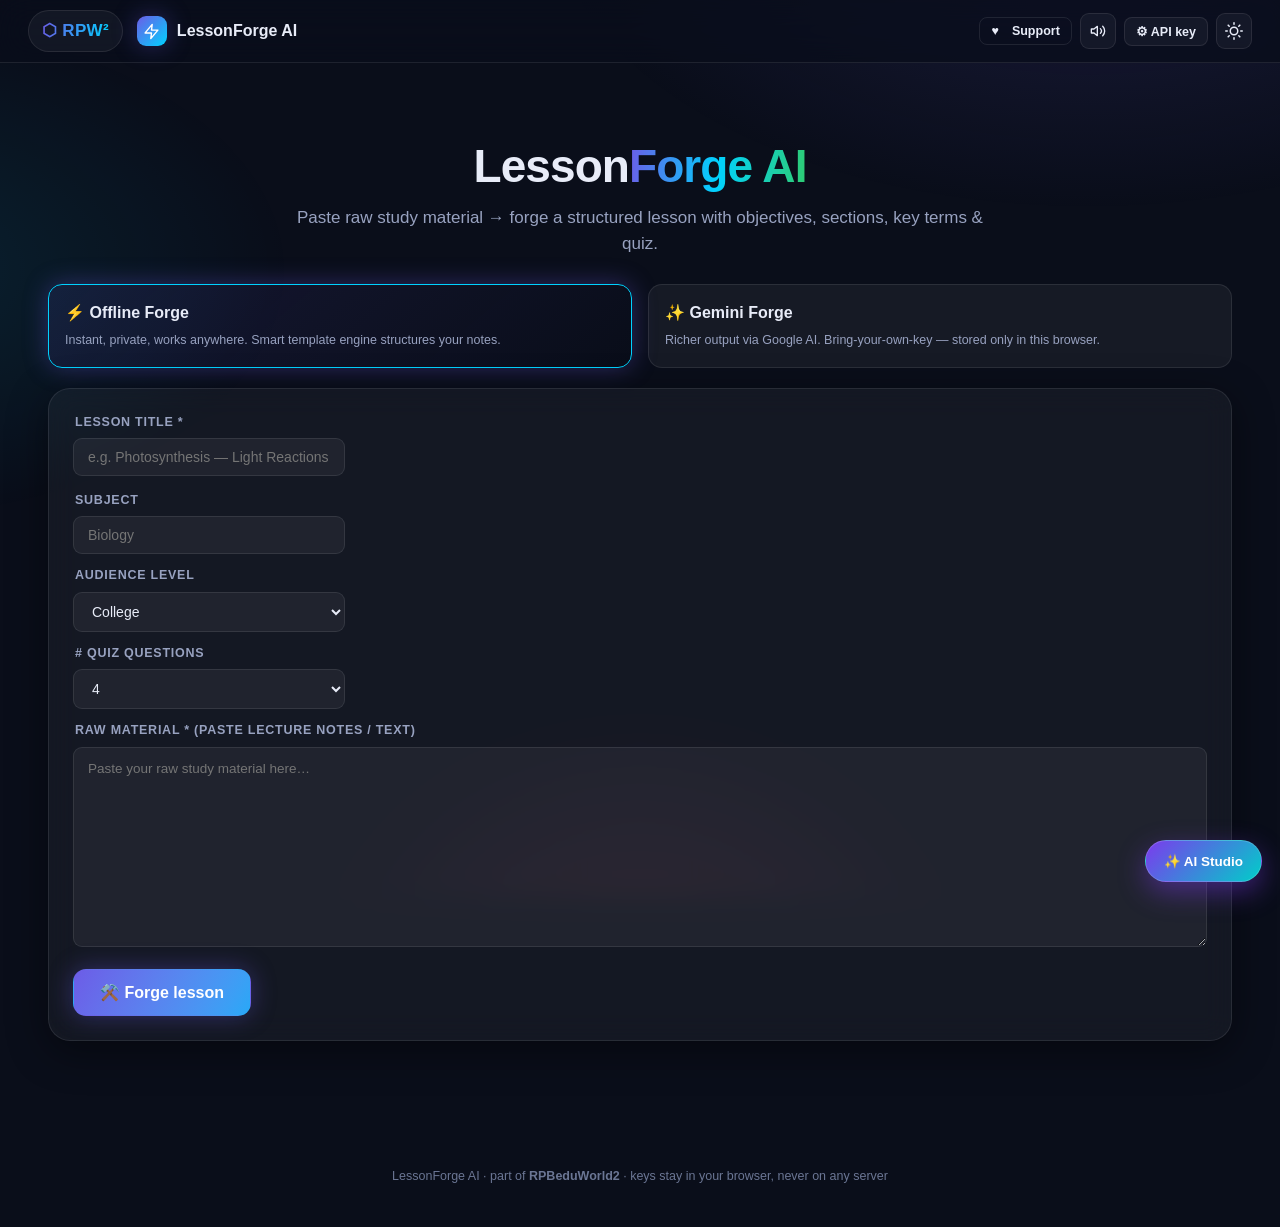
<file: apps/lessonforge-ai/index.html>
<!DOCTYPE html>
<html lang="en" data-theme="dark" style="--app-hue1:#6c5ce7;--app-hue2:#00d2ff">
<head>
<meta charset="UTF-8">
<meta name="viewport" content="width=device-width, initial-scale=1.0">
<title>LessonForge AI · RPBeduWorld2</title>
<meta name="description" content="Forge complete lessons and quizzes from raw notes — optional Gemini AI (your key, your browser) plus a smart offline generator.">
<link rel="icon" href="../../shared/favicon.svg">
<link rel="stylesheet" href="../../shared/rpw2.css">
<style>
  .mode-card{border:1px solid var(--glass-brd);border-radius:14px;padding:16px;cursor:pointer;background:var(--input-bg);transition:all .18s ease;}
  .mode-card.active{border-color:var(--app-hue2);box-shadow:var(--glow);background:linear-gradient(140deg,color-mix(in srgb,var(--app-hue1) 12%,transparent),transparent);}
  .lesson-out h1,.lesson-out h2,.lesson-out h3{margin:.8em 0 .35em;}
  .lesson-out p{margin:.55em 0;line-height:1.8;}
  .quiz-item{border:1px solid var(--glass-brd);border-radius:12px;padding:14px;margin-bottom:11px;}
  .spinner{display:inline-block;width:16px;height:16px;border:2px solid var(--glass-brd);border-top-color:var(--app-hue2);border-radius:50%;animation:spin .8s linear infinite;}
  @keyframes spin{to{transform:rotate(360deg)}}
</style>
</head>
<body>
<header class="rpw-topbar">
  <a class="rpw-home" href="../../index.html"><b>⬡ RPW²</b></a>
  <div class="rpw-app-title"></div>
  <div class="rpw-topbar-actions">
    <button class="rpw-btn sm" id="btnSettings">⚙ API key</button>
    <button class="rpw-theme-toggle" aria-label="Toggle theme"></button>
  </div>
</header>
<main class="rpw-container">
  <div class="rpw-hero rpw-rise">
    <h1>Lesson<span class="grad">Forge AI</span></h1>
    <p>Paste raw study material → forge a structured lesson with objectives, sections, key terms & quiz.</p>
  </div>

  <!-- mode select -->
  <div class="rpw-grid mb-3" style="grid-template-columns:repeat(auto-fit,minmax(240px,1fr))">
    <div class="mode-card active rpw-rise" data-mode="offline">
      <b>⚡ Offline Forge</b><p class="small muted mt-1">Instant, private, works anywhere. Smart template engine structures your notes.</p>
    </div>
    <div class="mode-card rpw-rise" style="animation-delay:.05s" data-mode="gemini">
      <b>✨ Gemini Forge</b><p class="small muted mt-1">Richer output via Google AI. Bring-your-own-key — stored only in this browser.</p>
    </div>
  </div>

  <!-- input -->
  <section class="rpw-panel mb-3">
    <div class="rpw-grid">
      <div><div class="rpw-field"><label class="rpw-label">Lesson title *</label><input class="rpw-input" id="inTitle" placeholder="e.g. Photosynthesis — Light Reactions"></div>
      <div class="row wrap" style="gap:12px">
        <div style="flex:1;min-width:150px"><label class="rpw-label">Subject</label><input class="rpw-input" id="inSubject" placeholder="Biology"></div>
        <div style="flex:1;min-width:150px"><label class="rpw-label">Audience level</label>
        <select class="rpw-select" id="inLevel"><option>High school</option><option>Intro college</option><option selected>College</option><option>Advanced</option></select></div>
        <div style="flex:1;min-width:130px"><label class="rpw-label"># Quiz questions</label>
        <select class="rpw-select" id="inQuizN"><option>3</option><option selected>4</option><option>5</option><option>6</option></select></div>
      </div></div>
    </div>
    <div class="rpw-field mt-2"><label class="rpw-label">Raw material * (paste lecture notes / text)</label>
      <textarea class="rpw-textarea" id="inText" style="min-height:200px;font-size:13.5px" placeholder="Paste your raw study material here…"></textarea>
      <div class="tiny faint mt-1" id="txtStats"></div></div>
    <button class="rpw-btn primary lg" id="btnForge">⚒️ Forge lesson</button>
  </section>

  <!-- output -->
  <section id="outWrap" class="hidden">
    <div class="row wrap spread mb-2">
      <h2 style="font-size:20px">Forged output <span class="badge rpw-badge" id="outMode"></span></h2>
      <div class="rpw-btn-row no-print">
        <button class="rpw-btn sm" id="btnCopyMd">Copy markdown</button>
        <button class="rpw-btn sm" id="btnDlHtml">Export HTML</button>
        <button class="rpw-btn sm" id="btnDlJson">Export course JSON</button>
      </div>
    </div>
    <article class="rpw-panel lesson-out" id="outBox"></article>
  </section>
</main>
<footer class="rpw-footer">LessonForge AI · part of <b>RPBeduWorld2</b> · keys stay in your browser, never on any server</footer>
<script src="../../shared/rpw2.js"></script>
<script src="../../shared/rpw2ai.js"></script>
<script src="../../shared/rpw2support.js"></script>
<script>
(function(){
"use strict";
const toast=RPW2.toast;
const $=s=>document.querySelector(s);
RPW2.initTopbar("LessonForge AI","zap");

let mode="offline", lastResult=null;

/* ---------- mode ---------- */
document.querySelectorAll(".mode-card").forEach(c=>c.onclick=()=>{
  mode=c.dataset.mode;
  document.querySelectorAll(".mode-card").forEach(x=>x.classList.toggle("active",x===c));
});

/* ---------- api key modal ---------- */
$("#btnSettings").onclick=()=>{
  const cur=RPW2.store.get("lessonforge.key","");
  const m=RPW2.modal("Gemini API key (BYOK)",
   '<p class="small muted mb-2">Create a free key at <a href="https://aistudio.google.com/apikey" target="_blank" rel="noopener">aistudio.google.com/apikey</a>. It is stored only in this browser\'s localStorage and sent directly to Google from your device.</p>'+
   '<input class="rpw-input mono" id="keyIn" type="password" value="'+RPW2.escapeHtml(cur)+'" placeholder="AIza…">'+
   '<div class="row spread mt-3"><button class="rpw-btn ghost" data-x>Close</button><button class="rpw-btn primary" id="keySave">Save</button></div>');
  m.el.querySelector("#keySave").onclick=()=>{
    RPW2.store.set("lessonforge.key",m.el.querySelector("#keyIn").value.trim());
    toast("Key saved locally","ok");m.close();
  };
};

/* ---------- input stats ---------- */
$("#inText").addEventListener("input",()=>{
  const v=$("#inText").value;
  $("#txtStats").textContent=v.trim()?(v.trim().split(/\s+/).length+" words · "+v.length+" chars"):"";
});

/* ---------- forge ---------- */
$("#btnForge").onclick=async()=>{
  const title=$("#inTitle").value.trim(), text=$("#inText").value.trim();
  if(!title){toast("Give the lesson a title","err");return;}
  if(text.split(/\s+/).length<25){toast("Paste more material (≥25 words)","err");return;}
  const btn=$("#btnForge");btn.disabled=true;
  btn.innerHTML='<span class="spinner"></span> Forging…';
  try{
    if(mode==="gemini"){
      const key=RPW2.store.get("lessonforge.key","");
      if(!key){toast("Add your Gemini API key first (⚙ top right) — falling back to Offline","err");lastResult=forgeOffline(title,text);}
      else{
        try{ lastResult=await forgeGemini(key,title,text); }
        catch(e){ toast("Gemini failed ("+e.message+") — using offline engine","err"); lastResult=forgeOffline(title,text); }
      }
    } else {
      await new Promise(r=>setTimeout(r,450)); // satisfying forge moment
      lastResult=forgeOffline(title,text);
    }
    render(lastResult);
    RPW2.confetti();RPW2.sfx.win();
  } finally{
    btn.disabled=false;btn.innerHTML="⚒️ Forge lesson";
  }
};

/* ---------- OFFLINE ENGINE ---------- */
function splitSentences(t){
  return t.replace(/\s+/g," ").match(/[^.!?]+[.!?]+|[^.!?]+$/g).map(s=>s.trim()).filter(s=>s.length>8);
}
function keywords(t,n){
  const stop=new Set("the a an of and or to in is are was were for with on as by that this it its be been from at which can these those their there has have had not but also into such other than then when while more most some all one two".split(" "));
  const freq={};
  t.toLowerCase().replace(/[^a-z\s-]/g," ").split(/\s+/).forEach(w=>{
    if(w.length<4||stop.has(w))return;
    freq[w]=(freq[w]||0)+1;
  });
  return Object.entries(freq).sort((a,b)=>b[1]-a[1]).slice(0,n||10).map(e=>e[0]);
}
function forgeOffline(title,text){
  const sents=splitSentences(text);
  const paras=text.split(/\n\s*\n/).map(p=>p.trim()).filter(Boolean);
  const kws=keywords(text,12);
  // build sections: chunk sentences into ~4 groups
  const chunks=[];
  for(let i=0;i<sents.length;i+=Math.ceil(sents.length/4)){
    const g=sents.slice(i,i+Math.ceil(sents.length/4));
    if(g.length)chunks.push(g);
  }
  const sectionNames=["Overview","Core Concepts","Mechanisms & Details","Implications & Context"];
  const sections=chunks.map((g,i)=>({
    title:(sectionNames[i]||"Section "+(i+1)),
    html:"<p>"+g.map(s=>RPW2.escapeHtml(s)).join(" ")+"</p>"
  }));
  // objectives from first sentence of each paragraph
  const objectives=paras.slice(0,4).map(p=>"Explain "+keywords(p,2).join(" and ")+" in the context of "+title.toLowerCase());
  // key terms
  const terms=kws.slice(0,6).map(k=>{
    const def=sents.find(s=>s.toLowerCase().includes(k))||("");
    return {term:k.charAt(0).toUpperCase()+k.slice(1),def:def||"—"};
  });
  // quiz: cloze questions from fact-rich sentences containing keywords
  const quiz=[];
  kws.forEach(k=>{
    if(quiz.length>=+$("#inQuizN").value)return;
    const s=sents.find(x=>x.toLowerCase().includes(k)&&x.split(/\s+/).length>=9);
    if(!s)return;
    const re=new RegExp(k.replace(/[-]/g,"\\-"),"i");
    const blank=s.replace(re,"______");
    const distractors=keywords(text,20).filter(w=>w!==k).slice(0,8);
    if(distractors.length<3)return;
    const opts=shuffle([k,...distractors.slice(0,3)]);
    quiz.push({q:"Complete: "+blank,options:opts.map(cap),answerIndex:opts.indexOf(k)});
  });
  function cap(s){return s.charAt(0).toUpperCase()+s.slice(1);}
  function shuffle(a){for(let i=a.length-1;i>0;i--){const j=(Math.random()*(i+1))|0;[a[i],a[j]]=[a[j],a[i]];}return a;}
  return {schema:"rpw2.course.v1",title,subject:$("#inSubject").value,author:"",created:new Date().toISOString(),
    modules:[{id:RPW2.uid(),title,lessons:[{id:RPW2.uid(),title,
      content:"<h3>Learning objectives</h3><ul>"+objectives.map(o=>"<li>"+RPW2.escapeHtml(o)+"</li>").join("")+"</ul>"+
        "<h3>"+sections[0].title+"</h3>"+sections[0].html+
        "<h3>Key terms</h3>"+terms.map(t=>"<p><strong>"+RPW2.escapeHtml(t.term)+"</strong> — "+RPW2.escapeHtml(t.def)+"</p>").join("")+
        sections.slice(1).map(s=>"<h3>"+s.title+"</h3>"+s.html).join("")
        ,quiz}]}]};
}

/* ---------- GEMINI ENGINE ---------- */
async function forgeGemini(key,title,text){
  const nQ=+$("#inQuizN").value, level=$("#inLevel").value, subject=$("#inSubject").value;
  const prompt=
'You are an expert instructional designer. Create ONE complete lesson.\n'+
'Title: "'+title+'"\n'+(subject?'Subject: '+subject+'\n':'')+'Audience: '+level+'\n\n'+
'Source material:\n"""\n'+text.slice(0,12000)+'\n"""\n\n'+
'Return ONLY valid minified JSON matching exactly this shape:\n'+
'{"summary":"one-sentence overview","objectives":["..."],"sections":[{"heading":"...","html":"<p>…rich html paragraphs…</p>"}],'+
'"keyTerms":[{"term":"...","definition":"..."}],'+
'"quiz":[{"question":"...","options":["A","B","C","D"],"answerIndex":0}]}  // '+nQ+' questions\n'+
'Rules: 3-5 sections. html may use <p>,<strong>,<em>,<ul>,<li>,<code>. No markdown fences.';
  const res=await fetch("https://generativelanguage.googleapis.com/v1beta/models/gemini-2.0-flash:generateContent?key="+encodeURIComponent(key),{
    method:"POST",headers:{"Content-Type":"application/json"},
    body:JSON.stringify({contents:[{parts:[{text:prompt}]}],generationConfig:{temperature:.7,responseMimeType:"application/json"}})
  });
  if(!res.ok){const e=await res.json().catch(()=>({}));throw new Error(res.status+" "+((e.error&&e.error.message)||res.statusText));}
  const j=await res.json();
  let txt=j.candidates[0].content.parts.map(p=>p.text).join("");
  txt=txt.replace(/^```json?/,"").replace(/```$/,"").trim();
  const d=JSON.parse(txt);
  return {schema:"rpw2.course.v1",title,subject,author:"",created:new Date().toISOString(),
    modules:[{id:RPW2.uid(),title,lessons:[{id:RPW2.uid(),title,
      content:"<p><em>"+RPW2.escapeHtml(d.summary||"")+"</em></p><h3>Learning objectives</h3><ul>"+(d.objectives||[]).map(o=>"<li>"+RPW2.escapeHtml(o)+"</li>").join("")+"</ul>"+
       (d.sections||[]).map(s=>"<h3>"+RPW2.escapeHtml(s.heading)+"</h3>"+s.html).join("")+
       ((d.keyTerms||[]).length?"<h3>Key terms</h3>"+d.keyTerms.map(t=>"<p><strong>"+RPW2.escapeHtml(t.term)+"</strong> — "+RPW2.escapeHtml(t.definition)+"</p>").join(""):""),
      quiz:(d.quiz||[]).map(q=>({q:q.question,options:q.options,answerIndex:q.answerIndex}))}]}]};
}

/* ---------- render ---------- */
function render(course){
  $("#outWrap").classList.remove("hidden");
  $("#outMode").textContent=course.__via==="gemini"?"✨ Gemini":"⚡ Offline";
  const l=course.modules[0].lessons[0];
  let html="<h2>"+esc(l.title)+"</h2>"+l.content;
  if(l.quiz&&l.quiz.length){
    html+='<hr><h3>Knowledge check ('+l.quiz.length+' questions)</h3>';
    l.quiz.forEach((q,i)=>{
      html+='<div class="quiz-item"><b>'+(i+1)+'. '+esc(q.q)+"</b>";
      q.options.forEach((o,oi)=>{html+='<label class="row small mt-1" style="gap:8px;cursor:pointer"><input type="radio" name="qz'+i+'" value="'+oi+'">'+esc(o)+"</label>";});
      html+='<div class="tiny mt-1 hidden" data-exp="'+i+'" style="color:var(--rpw-ok)">✔ Correct: '+esc(q.options[q.answerIndex])+"</div></div>";
    });
    html+='<button class="rpw-btn primary mt-2 no-print" id="btnCheckQuiz">Check answers</button>';
  }
  $("#outBox").innerHTML=html;
  if(l.quiz&&l.quiz.length){
    $("#btnCheckQuiz").onclick=()=>{
      let sc=0;
      l.quiz.forEach((q,i)=>{
        const sel=document.querySelector('input[name="qz'+i+'"]:checked');
        const exp=$("#outBox").querySelector('[data-exp="'+i+'"]');
        if(sel&&+sel.value===q.answerIndex){sc++;if(exp)exp.classList.remove("hidden");}
        else if(exp){exp.classList.remove("hidden");exp.style.color="var(--txt-3)";exp.textContent="Correct answer: "+q.options[q.answerIndex];}
      });
      toast(sc+"/"+l.quiz.length+" correct",sc===l.quiz.length?"ok":"info");
      if(sc===l.quiz.length)RPW2.confetti();
    };
  }
  if($("#outWrap").scrollIntoView)$("#outWrap").scrollIntoView({behavior:"smooth"});
  lastResult=course;
}
function esc(s){return RPW2.escapeHtml(s);}

/* exports */
$("#btnDlJson").onclick=()=>{if(lastResult)RPW2.download(slugify($("#inTitle").value)+".course.json",JSON.stringify(lastResult,null,2),"application/json"),toast("Course JSON exported","ok");};
$("#btnDlHtml").onclick=()=>{
  if(!lastResult)return;
  const l=lastResult.modules[0].lessons[0];
  const doc="<!DOCTYPE html>\n<html lang=\"en\">\n<head><meta charset=\"UTF-8\"><meta name=\"viewport\" content=\"width=device-width,initial-scale=1\"><title>"+esc(l.title)+"</title>\n"+
  "<style>*{box-sizing:border-box;margin:0;padding:0}body{font-family:-apple-system,'Segoe UI',Roboto,sans-serif;line-height:1.75;color:#eaf0ff;background:linear-gradient(160deg,#0b1026,#101736);min-height:100vh}.wrap{max-width:860px;margin:0 auto;padding:50px 26px}h1,h2,h3{background:linear-gradient(95deg,#5b8cff,#38e8ff);-webkit-background-clip:text;background-clip:text;color:transparent;margin:1em 0 .4em}p{margin:.6em 0}ul{margin-left:1.4em}.quiz-item{background:rgba(255,255,255,.05);border:1px solid rgba(255,255,255,.1);border-radius:12px;padding:14px;margin:10px 0}</style></head>\n<body><div class='wrap'>"+l.content+"</div></body></html>";
  RPW2.download(slugify($("#inTitle").value)+".html",doc,"text/html");
  toast("Standalone HTML exported","ok");
};
$("#btnCopyMd").onclick=async()=>{
  if(!lastResult)return;
  const l=lastResult.modules[0].lessons[0];
  const md="# "+l.title+"\n\n"+stripTags(l.content)+"\n";
  try{await navigator.clipboard.writeText(md);toast("Markdown copied to clipboard","ok");}catch(e){toast("Clipboard unavailable","err");}
};
function stripTags(h){
  const d=document.createElement("div");d.innerHTML=h;
  d.querySelectorAll("h3").forEach(h=>h.textContent="\n## "+h.textContent+"\n");
  d.querySelectorAll("li").forEach(li=>li.textContent="- "+li.textContent);
  return d.textContent.replace(/\n{3,}/g,"\n\n").trim();
}
function slugify(s){return String(s).toLowerCase().replace(/[^a-z0-9]+/g,"-").replace(/^-|-$/g,"")||"lesson";}
/* ================= AI STUDIO — zero-source topic forge ================= */
RPW2.AI.attachFab(()=>RPW2.AI.studio({
 title:"✨ AI Topic Forge",
 subtitle:"No source text needed — describe a topic and AI writes the material, then forges the full lesson.",
 fields:[
  {id:"topic",label:"Lesson topic",placeholder:"e.g. Newton's laws, Supply & demand, SQL joins"},
  {id:"depth",label:"Depth",type:"select",options:[{v:"intro",t:"Introductory"},{v:"detailed",t:"Detailed"}]}
 ],
 buildPrompt:v=>`Write study material (300-450 words) about "${v.topic}" at ${v.depth} level. Respond ONLY as JSON {"material":"plain text with several paragraphs"}.`,
 offline:v=>{
  const g=RPW2.AI.gen,r=g.rng(v.topic+Math.random()),t=g.T(v.topic),glo=g.gloss(v.topic);
  const obj=g.objectives(v.topic,4,r),pairs=g.shortQA(v.topic,r).pairs,m1=g.mcq(v.topic,r),m2=g.mcq(v.topic+" applications",r);
  return {material:[
   `${t}: overview.`,
   glo||(`${t} is best approached through its core principles. ${obj[0]} In practice, this means working from concrete examples toward general rules, then testing understanding against new cases.`),
   `Key objectives: ${obj.join(" ")}`,
   pairs.map(p=>p[0]+" "+p[1]).join(" "),
   m1.options[m1.answer]+". "+m2.options[m2.answer]+".",
   v.depth==="detailed"?`Common misconceptions: learners often treat ${v.topic.toLowerCase()} as memorization; instead, focus on transferable reasoning and structured practice.`:"Review these notes, then forge the full lesson."
  ].join("\n\n")};
 },
 preview:d=>`<div class="ai-item" style="white-space:pre-wrap">${RPW2.escapeHtml(String(d.material).slice(0,800))}…</div>`,
 validate:d=>({material:String(d.material||d.text||d.content||"")}),
 onData:(d,src,close)=>{
  const title=document.querySelector("[data-f=topic]").value.trim()||"AI lesson";
  lastResult=forgeOffline(title,d.material);
  render(lastResult);RPW2.confetti();RPW2.sfx.win();close();
  toast(`Lesson forged (${src==="gemini"?"Gemini":"smart generator"})`,"ok");
 }
}));
})();
</script>
</body>
</html>
</file>
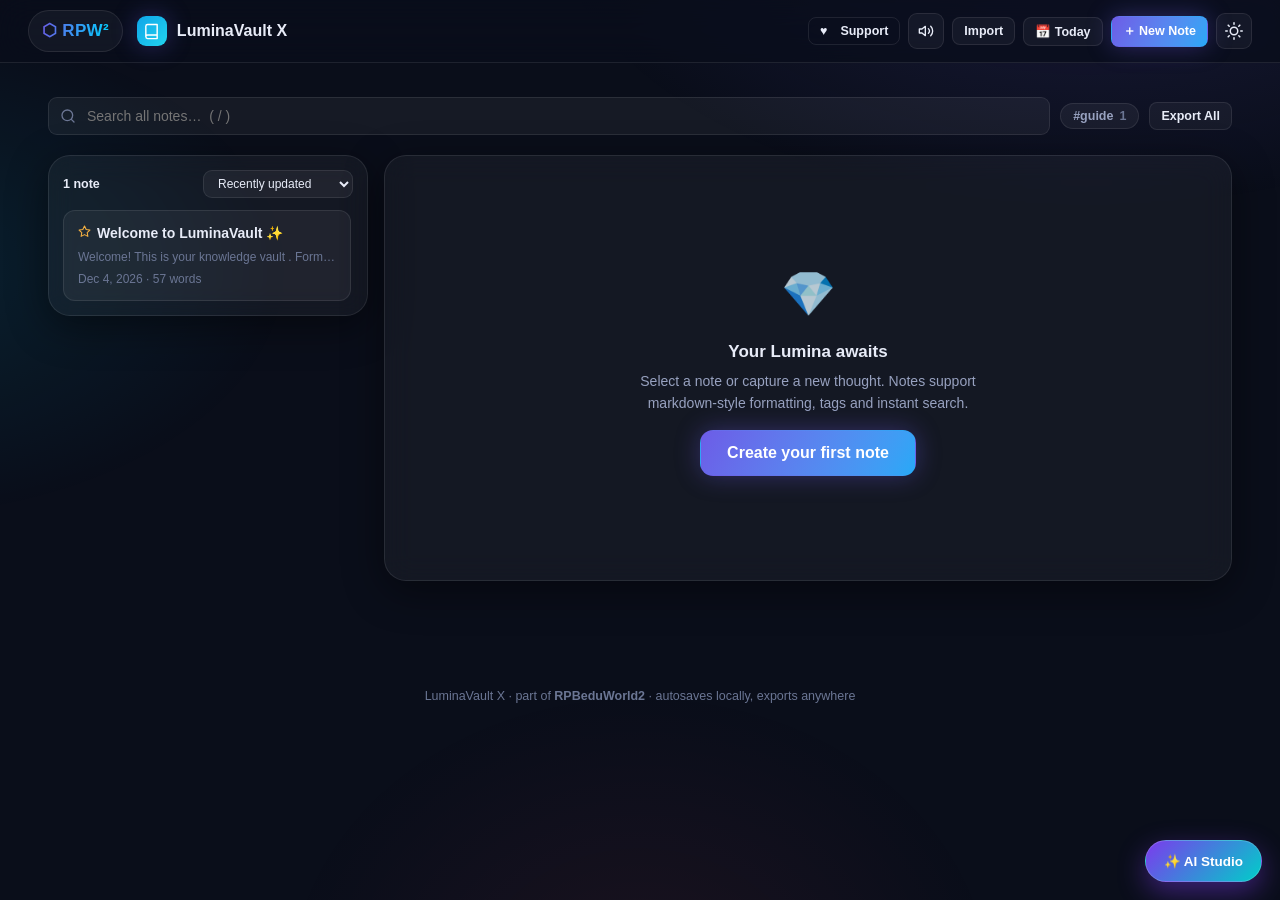
<file: apps/luminavault-x/index.html>
<!DOCTYPE html>
<html lang="en" data-theme="dark" style="--app-hue1:#0ea5e9;--app-hue2:#22d3ee">
<head>
<meta charset="UTF-8">
<meta name="viewport" content="width=device-width, initial-scale=1.0">
<title>LuminaVault X · RPBeduWorld2</title>
<meta name="description" content="Your knowledge vault: markdown-ish notes, tags, instant search, pinning, export.">
<link rel="icon" href="../../shared/favicon.svg">
<link rel="stylesheet" href="../../shared/rpw2.css">
<style>
  .layout { display:grid; grid-template-columns:320px 1fr; gap:16px; align-items:start; }
  @media (max-width:860px){ .layout{grid-template-columns:1fr;} }
  .note-list { display:flex; flex-direction:column; gap:9px; max-height:70vh; overflow:auto; padding-right:2px; }
  .note-item { border-radius:12px; border:1px solid var(--glass-brd); background:var(--input-bg); padding:12px 14px; cursor:pointer; transition:all .15s ease; }
  .note-item:hover { border-color:var(--app-hue1); transform:translateX(3px); }
  .note-item.active { border-color:var(--app-hue2); background:linear-gradient(120deg, color-mix(in srgb,var(--app-hue1) 14%, transparent), transparent); box-shadow:var(--glow); }
  .note-item h4 { font-size:14px; display:flex; align-items:center; gap:6px; }
  .note-item p { font-size:12px; color:var(--txt-3); margin-top:3px; white-space:nowrap; overflow:hidden; text-overflow:ellipsis; }
  .pin-dot { color:#f5b041; flex:none; }
  .tag-chip { display:inline-flex; align-items:center; padding:2px 9px; font-size:11px; border-radius:99px;
    background:color-mix(in srgb,var(--app-hue2) 13%, transparent); border:1px solid color-mix(in srgb,var(--app-hue2) 28%, transparent); color:var(--txt-2); margin-right:4px; }
  .editor-title { width:100%; background:transparent; border:none; outline:none; color:var(--txt); font-size:24px; font-weight:800; font-family:inherit; padding:4px 0; border-bottom:1px solid transparent; }
  .editor-title:focus { border-bottom-color:var(--app-hue1); }
  .md-body { line-height:1.75; font-size:15px; }
  .md-body h1,.md-body h2,.md-body h3 { margin:.9em 0 .35em; line-height:1.25; }
  .md-body h1{font-size:26px} .md-body h2{font-size:21px} .md-body h3{font-size:17px}
  .md-body code { font-family:var(--rpw-mono); font-size:.88em; background:var(--input-bg); border:1px solid var(--glass-brd); border-radius:6px; padding:1px 6px; }
  .md-body ul { margin:.5em 0 .5em 1.4em; }
  .md-body a { color:var(--rpw-accent-2); }
</style>
</head>
<body>
<header class="rpw-topbar">
  <a class="rpw-home" href="../../index.html"><b>⬡ RPW²</b></a>
  <div class="rpw-app-title"></div>
  <div class="rpw-topbar-actions">
    <button class="rpw-btn sm" id="btnImport">Import</button>
    <button class="rpw-btn sm" id="btnToday" title="Open today's daily note">📅 Today</button>
    <button class="rpw-btn sm primary" id="btnNew">＋ New Note</button>
    <button class="rpw-theme-toggle" aria-label="Toggle theme"></button>
  </div>
</header>
<main class="rpw-container">
  <div class="row wrap mb-3 no-print">
    <div class="rpw-search-wrap"><span id="searchIco"></span><input class="rpw-input" data-rpw-search id="search" placeholder="Search all notes…  ( / )"></div>
    <div id="tagFilters" class="row wrap"></div>
    <button class="rpw-btn sm" id="btnExportAll" title="Export all notes as JSON">Export All</button>
  </div>

  <div class="layout">
    <aside class="rpw-panel rpw-rise" style="padding:14px">
      <div class="row spread mb-2">
        <span class="bold small" id="listCount"></span>
        <select class="rpw-select" id="sortBy" style="max-width:150px;padding:5px 10px;font-size:12px">
          <option value="updated">Recently updated</option>
          <option value="created">Recently created</option>
          <option value="title">Title A→Z</option>
        </select>
      </div>
      <div class="note-list" id="noteList"></div>
    </aside>

    <section class="rpw-panel rpw-rise" id="editorPane" style="animation-delay:.08s">
      <div id="editorEmpty" class="rpw-empty" style="padding:80px 20px">
        <div class="big">💎</div><h3>Your Lumina awaits</h3>
        <p>Select a note or capture a new thought. Notes support markdown-style formatting, tags and instant search.</p>
        <button class="rpw-btn primary lg" onclick="document.getElementById('btnNew').click()">Create your first note</button>
      </div>
      <div id="editor" class="hidden">
        <div class="row wrap spread mb-2 no-print">
          <span class="faint tiny" id="saveState"></span>
          <div class="row wrap">
            <span class="tiny faint mr-1" id="wordCount"></span>
            <button class="rpw-btn sm" id="btnPreview" title="Toggle preview">Preview</button>
            <button class="rpw-btn sm" id="btnPin"></button>
            <button class="rpw-btn sm" id="btnMdExport">.md</button>
            <button class="rpw-btn sm danger" id="btnDelete">Delete</button>
          </div>
        </div>
        <input class="editor-title" id="edTitle" placeholder="Untitled note" aria-label="Note title">
        <textarea class="rpw-textarea mt-2" id="edBody" placeholder="Start writing…&#10;&#10;# Heading&#10;- list item&#10;**bold** · *italic* · `code`" style="min-height:46vh" aria-label="Note body"></textarea>
        <div class="mt-2" id="previewWrap"><div class="md-body" id="preview"></div></div>
        <div class="row wrap mt-2 no-print">
          <span class="tiny bold muted" style="text-transform:uppercase;letter-spacing:.06em">Tags:</span>
          <span id="tagRow"></span>
          <input class="rpw-input" id="tagInput" placeholder="add tag + Enter" style="max-width:160px;padding:4px 10px;font-size:12px">
        </div>
      </div>
    </section>
  </div>
</main>
<footer class="rpw-footer">LuminaVault X · part of <b>RPBeduWorld2</b> · autosaves locally, exports anywhere</footer>
<script src="../../shared/rpw2.js"></script>
<script src="../../shared/rpw2ai.js"></script>
<script src="../../shared/rpw2support.js"></script>
<script>
(function(){
"use strict";
const toast=RPW2.toast;
const esc=s=>String(s).replace(/[&<>"']/g,c=>({"&":"&amp;","<":"&lt;",">":"&gt;",'"':"&quot;","'":"&#39;"})[c]);
const KEY="luminavault.notes";
const $=s=>document.querySelector(s);
$("#searchIco").outerHTML=RPW2.icon("search",16);
RPW2.initTopbar("LuminaVault X","book");

let notes=RPW2.store.get(KEY,[]);
let activeId=null, activeTag=null, previewMode=false, saveTimer=null;

/* ---------- seed welcome note once ---------- */
if(!RPW2.store.get("luminavault.seeded",false)){
  notes.unshift({id:RPW2.uid(),title:"Welcome to LuminaVault ✨",
    body:"# Welcome!\n\nThis is your **knowledge vault**.\n\n## Formatting cheatsheet\n- `# H1` · `## H2` · `### H3`\n- **bold**, *italic*, `inline code`\n- `- bullet lists`\n- [links](https://example.org)\n\n## Tips\n- Everything autosaves to this browser\n- Tag notes and filter instantly\n- Press `/` to search from anywhere\n- Export any note as Markdown",
    tags:["guide"],created:new Date().toISOString(),updated:new Date().toISOString(),pinned:true});
  RPW2.store.set(KEY,notes); RPW2.store.set("luminavault.seeded",true);
}

function save(){ RPW2.store.set(KEY,notes); }

function filtered(){
  const q=($("#search").value||"").toLowerCase();
  let out=notes.filter(n=>{
    if(activeTag&&!(n.tags||[]).includes(activeTag))return false;
    if(q&&!((n.title||"").toLowerCase().includes(q)||(n.body||"").toLowerCase().includes(q)))return false;
    return true;
  });
  const s=$("#sortBy").value;
  out.sort((a,b)=>(b.pinned?1:0)-(a.pinned?1:0)|| s==="title"
    ? String(a.title||"").localeCompare(String(b.title||""))
    : new Date(b[s]||0)-new Date(a[s]||0));
  return out;
}

/* ---------- list ---------- */
function renderList(){
  const items=filtered(), box=$("#noteList");
  $("#listCount").textContent=items.length+" note"+(items.length!==1?"s":"")+(activeTag?" · #"+activeTag:"");
  box.innerHTML="";
  if(!items.length){
    box.innerHTML='<div class="rpw-empty" style="padding:34px 10px"><div class="big">🔍</div><h3>Nothing found</h3><p>'+(notes.length?"Adjust search or filters.":"Create your first note!")+'</p></div>';
    renderTagFilters(); return;
  }
  items.forEach(n=>{
    const el=document.createElement("div");
    el.className="note-item"+(n.id===activeId?" active":"");
    el.innerHTML='<h4>'+(n.pinned?'<span class="pin-dot">'+RPW2.icon("star",13)+'</span>':"")+esc(n.title||"Untitled")+'</h4>'+
      '<p>'+esc(strip((n.body||"")).slice(0,90)||"empty note…")+'</p>'+
      '<p class="tiny faint">'+RPW2.fmtDate(n.updated)+' · '+wc(n.body||"")+' words</p>';
    el.onclick=()=>openNote(n.id);
    box.appendChild(el);
  });
  renderTagFilters();
}
function strip(s){return s.replace(/[#*`>\-\[\]()]/g," ").replace(/\s+/g," ").trim();}
function wc(s){return s.trim()?s.trim().split(/\s+/).length:0;}

function renderTagFilters(){
  const counts={};
  notes.forEach(n=>(n.tags||[]).forEach(t=>counts[t]=(counts[t]||0)+1));
  $("#tagFilters").innerHTML=Object.keys(counts).sort().map(t=>
    '<button class="rpw-chip'+(t===activeTag?" active":"")+'" data-tag="'+esc(t)+'">#'+esc(t)+' <span class="faint">'+counts[t]+'</span></button>').join("");
}
$("#tagFilters").addEventListener("click",e=>{
  const b=e.target.closest("[data-tag]"); if(!b)return;
  activeTag=activeTag===b.dataset.tag?null:b.dataset.tag;
  renderList();
});

/* ---------- editor ---------- */
function openNote(id){
  flushSave(); activeId=id; previewMode=false; syncPreviewBtn();
  const n=notes.find(x=>x.id===id);
  $("#editorEmpty").classList.add("hidden"); $("#editor").classList.remove("hidden");
  $("#edTitle").value=n.title||""; $("#edBody").value=n.body||"";
  $("#previewWrap").classList.add("hidden"); $("#edBody").classList.remove("hidden");
  renderTags(n); renderList(); updateWordCount();
}
function current(){ return notes.find(n=>n.id===activeId); }
function queueSave(){
  const n=current(); if(!n)return;
  $("#saveState").textContent="editing…";
  clearTimeout(saveTimer);
  saveTimer=setTimeout(flushSave,800);
}
function flushSave(){
  const n=current(); if(!n)return;
  const t=$("#edTitle"), b=$("#edBody");
  if(!t||!b)return;
  n.title=t.value; n.body=b.value; n.updated=new Date().toISOString();
  save(); $("#saveState").textContent="saved ✓"; 
  const item=[...document.querySelectorAll(".note-item")].find(()=>false);
  renderTags(n); updateWordCount(); renderList();
}
function updateWordCount(){ const n=current(); if(n)$("#wordCount").textContent=wc($("#edBody").value)+" words"; }
function renderTags(n){
  $("#tagRow").innerHTML=(n.tags||[]).map(t=>'<span class="tag-chip">#'+esc(t)+'<button class="rpw-btn icon-only" data-rm="'+esc(t)+'" style="width:16px;height:16px;padding:0;border:none;background:none;color:inherit" aria-label="Remove tag">'+RPW2.icon("x",10)+'</button></span>').join("");
}
$("#tagRow").addEventListener("click",e=>{
  const b=e.target.closest("[data-rm]"); if(!b)return;
  const n=current(); n.tags=n.tags.filter(t=>t!==b.dataset.rm); save(); renderTags(n); renderList(); renderTagFilters();
});
$("#tagInput").addEventListener("keydown",e=>{
  if(e.key!=="Enter")return;
  e.preventDefault();
  const t=e.target.value.trim().toLowerCase().replace(/^#/,""); if(!t)return;
  const n=current(); if(!n.tags)n.tags=[];
  if(!n.tags.includes(t))n.tags.push(t);
  e.target.value=""; save(); renderTags(n); renderList(); renderTagFilters();
});

/* mini markdown → safe HTML */
function md(src){
  let s=RPW2.escapeHtml(src);
  s=s.replace(/^### (.*)$/gm,"<h3>$1</h3>").replace(/^## (.*)$/gm,"<h2>$1</h2>").replace(/^# (.*)$/gm,"<h1>$1</h1>");
  s=s.replace(/\*\*([^*]+)\*\*/g,"<strong>$1</strong>").replace(/\*([^*]+)\*/g,"<em>$1</em>");
  s=s.replace(/`([^`]+)`/g,"<code>$1</code>");
  s=s.replace(/\[([^\]]+)\]\((https?:[^)\s]+)\)/g,'<a href="$2" target="_blank" rel="noopener noreferrer">$1</a>');
  s=s.replace(/(?:^|\n)((?:[-*] .*(?:\n|$))+)/g,(m,list)=>"\n<ul>"+list.trim().split(/\n/).map(li=>"<li>"+li.replace(/^[-*] /,"")+"</li>").join("")+"</ul>");
  s=s.split(/\n{2,}/).map(block=>/^<(h\d|ul|li)/.test(block.trim())?block:"<p>"+block.replace(/\n/g,"<br>")+"</p>").join("");
  return s;
}
function syncPreviewBtn(){ $("#btnPreview").classList.toggle("primary",previewMode); }
$("#btnPreview").onclick=()=>{
  previewMode=!previewMode; syncPreviewBtn(); flushSave();
  if(previewMode){ $("#preview").innerHTML=md($("#edBody").value); $("#previewWrap").classList.remove("hidden"); $("#edBody").classList.add("hidden"); }
  else{ $("#previewWrap").classList.add("hidden"); $("#edBody").classList.remove("hidden"); }
};
$("#edBody").addEventListener("input",()=>{queueSave();updateWordCount();});
$("#edTitle").addEventListener("input",queueSave);

/* 📅 daily note */
function dailyKey(){ const d=new Date(); return d.toLocaleDateString(undefined,{year:"numeric",month:"long",day:"numeric"}); }
function dailyTag(){ return "daily:"+new Date().toISOString().slice(0,10); }
$("#btnToday").onclick=()=>{
  const tag=dailyTag();
  const existing=notes.find(n=>(n.tags||[]).includes(tag));
  if(existing){ openNote(existing.id); toast("Opened today's note","ok"); return; }
  const n={id:RPW2.uid(),title:"📅 "+dailyKey(),body:"## Today\n\n- What did I learn?\n- What's still unclear?\n- Tomorrow I will...",tags:(["daily","journal",tag]),created:new Date().toISOString(),updated:new Date().toISOString(),pinned:true};
  notes.unshift(n); save(); openNote(n.id);
  toast("Created today's daily note","ok");
};

/* ---------- actions ---------- */
$("#btnNew").onclick=()=>{
  const n={id:RPW2.uid(),title:"",body:"",tags:[],created:new Date().toISOString(),updated:new Date().toISOString(),pinned:false};
  notes.unshift(n); save(); openNote(n.id); $("#edTitle").focus();
};
$("#btnPin").onclick=()=>{ const n=current(); n.pinned=!n.pinned; save(); paintPin(); renderList(); };
function paintPin(){ const n=current(); if(n)$("#btnPin").innerHTML=RPW2.icon("star",13)+(n.pinned?" Unpinned":" Pin"); }
$("#btnDelete").onclick=async()=>{
  if(await RPW2.confirm({title:"Delete note?",message:'"'+(current().title||"Untitled")+'" will be removed permanently.',danger:true,yesLabel:"Delete"})){
    notes=notes.filter(n=>n.id!==activeId); save(); activeId=null;
    $("#editor").classList.add("hidden"); $("#editorEmpty").classList.remove("hidden");
    toast("Note deleted","ok"); renderList();
  }
};
$("#btnMdExport").onclick=()=>{
  const n=current();
  RPW2.download(slugify(n.title||"note")+".md","# "+(n.title||"Untitled")+"\n\n"+n.body,"text/markdown");
  toast("Markdown exported","ok");
};
$("#btnExportAll").onclick=()=>{
  RPW2.download("luminavault-notes.json",JSON.stringify({schema:"rpw2.notes.v1",exported:new Date().toISOString(),notes},null,2),"application/json");
  toast("All notes exported","ok");
};
$("#btnImport").onclick=async()=>{
  const f=await RPW2.pickFile(".json,application/json"); if(!f)return;
  try{
    const j=JSON.parse(await f.text());
    const inc=j.notes||(Array.isArray(j)?j:null);
    if(!inc)throw new Error("no notes array found");
    let c=0; inc.forEach(src=>{ notes.unshift({id:RPW2.uid(),title:src.title||"",body:src.body||"",tags:src.tags||[],created:src.created||new Date().toISOString(),updated:new Date().toISOString(),pinned:false}); c++; });
    save(); toast(c+" note(s) imported","ok"); renderList();
  }catch(e){toast("Import failed: "+e.message,"err");}
};
$("#search").oninput=renderList;
$("#sortBy").onchange=renderList;
function slugify(s){return String(s).toLowerCase().replace(/[^a-z0-9]+/g,"-").replace(/^-|-$/g,"")||"note";}
document.addEventListener("keydown",e=>{
  if((e.metaKey||e.ctrlKey)&&e.key==="s"){e.preventDefault();flushSave();toast("Saved","ok");}
});

renderList();
/* ================= AI STUDIO — note writer ================= */
RPW2.AI.attachFab(()=>RPW2.AI.studio({
 title:"✨ AI Note Studio",
 subtitle:"Draft structured notes on any topic, or expand the current note with an AI continuation.",
 fields:[
  {id:"mode",label:"Mode",type:"select",options:[{v:"draft",t:"Draft new note"},{v:"expand",t:"Expand current note"},{v:"outline",t:"Outline only"}]},
  {id:"topic",label:"Topic / focus",placeholder:"e.g. Photosynthesis, project retro, book summary"},
  {id:"extra",label:"Extra instructions (optional)",type:"textarea",placeholder:"tone, length, audience…"}
 ],
 buildPrompt:v=>`You are a study-notes writer. Mode: ${v.mode}. Topic: "${v.topic}". Extra: ${v.extra||"-"}. Respond ONLY as JSON {"title":"...","tags":["..."],"markdown":"... markdown body ..."}. Use headings, bullets and bold. 250-400 words.`,
 offline:v=>{
  const g=RPW2.AI.gen,r=g.rng(v.topic+Math.random()),cur=current();
  const topic=v.topic||(cur?strip(cur.body).split(/[.!]/)[0]||"this note":"this note");
  if(v.mode==="outline"){
   const ol=g.outline(topic,6,r).map(s=>"- "+s).join("\n");
   return {title:"Outline: "+g.T(topic),tags:["outline"],markdown:ol};
  }
  const src=v.mode==="expand"&&cur?(cur.body+"\n\n").slice(0,600):"";
  const obj=g.objectives(topic,4,r),pairs=g.shortQA(topic,r).pairs,m=g.mcq(topic,r);
  const md=[`## Key points`,`- ${obj[0]}`,`- ${obj[1]}`,`- ${g.gloss(topic)||("Understanding `"+topic+"` connects core ideas to practical examples.")}`,"",
   `## Deep dive`,`${g.gloss(topic)||("The essential question: how do the parts of "+topic.toLowerCase()+" interact to produce the outcomes we observe?")} Work through one concrete example, then explain it back in your own words.`,"",
   `## Self-check questions`,...pairs.slice(0,3).map((p,i)=>`${i+1}. **${p[0]}**\n   > ${p[1]}`),"",
   `## Quick quiz`,`${m.q}`,m.options.map(o=>"- "+o).join("\n"),"",
   src?`## Source notes\n${src.trim()}`:`_Generated ✨ — edit freely._`].join("\n");
  return {title:(v.mode==="expand"?"Expansion: ":"")+g.T(topic),tags:["ai","smart-gen"],markdown:md};
 },
 preview:d=>`<b>${RPW2.escapeHtml(d.title)}</b> <span class="tiny muted">${(d.tags||[]).map(t=>"#"+t).join(" ")}</span><pre style="white-space:pre-wrap;margin:6px 0 0;font-size:12px">${RPW2.escapeHtml(String(d.markdown).slice(0,900))}</pre>`,
 validate:d=>({title:d.title||"AI note",tags:Array.isArray(d.tags)?d.tags.map(String):["ai"],markdown:d.markdown||d.body||d.content||""}),
 onData:(d,src,close)=>{
  const n={id:RPW2.uid(),title:d.title,body:d.markdown,tags:d.tags,created:new Date().toISOString(),updated:new Date().toISOString(),pinned:false};
  notes.unshift(n);save();openNote(n.id);renderList();
  toast(`Note drafted (${src==="gemini"?"Gemini":"smart generator"})`,"ok");close();
 }
}));
})();
</script>
</body>
</html>
</file>
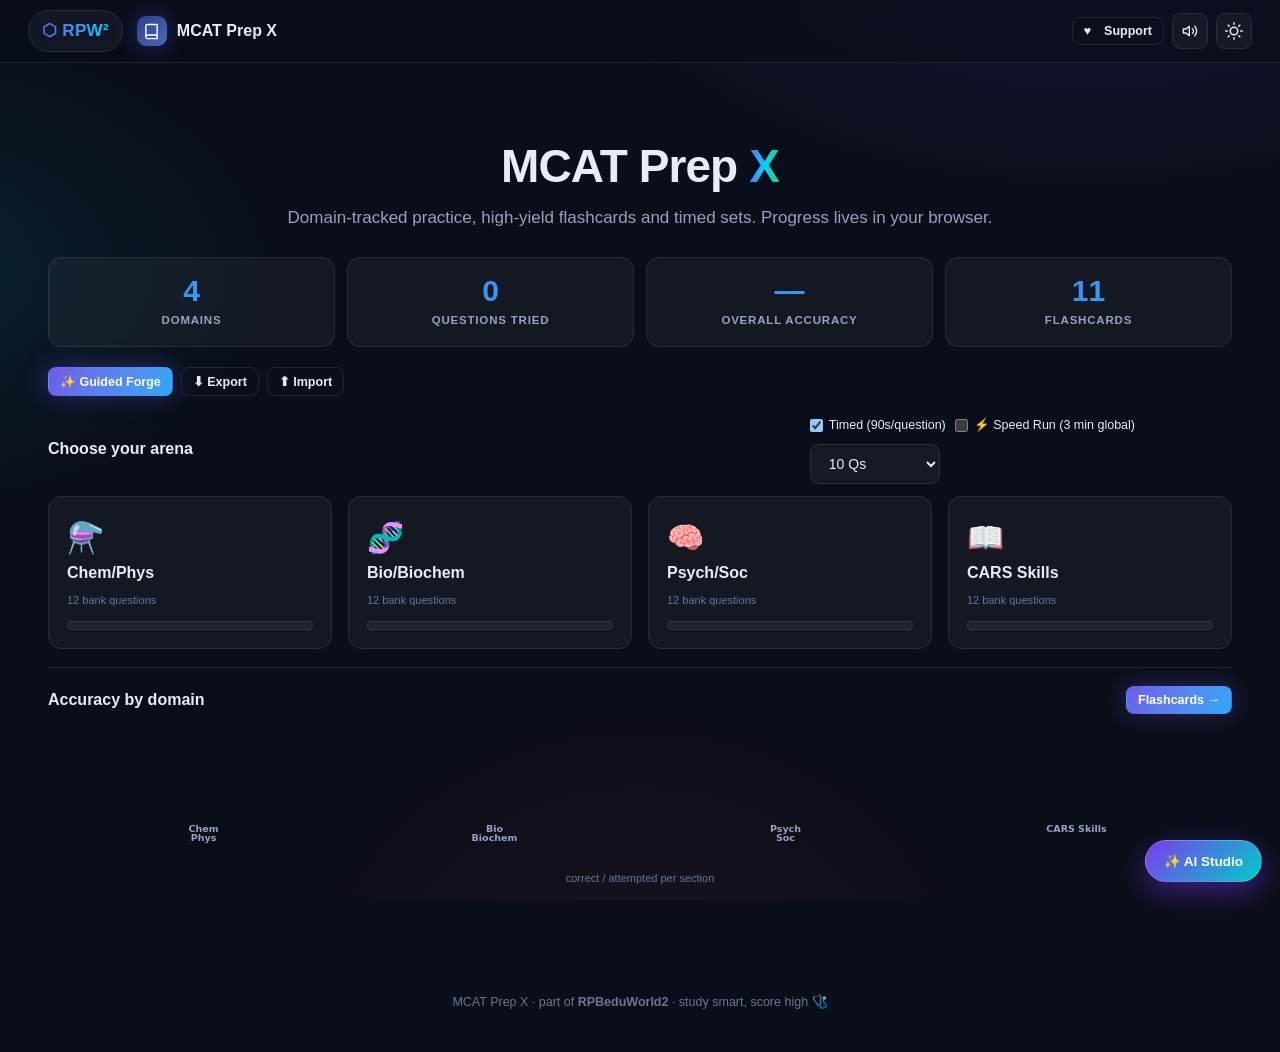
<file: apps/mcat-prep-x/index.html>
<!DOCTYPE html>
<html lang="en" data-theme="dark" style="--app-hue1:#2c3e88;--app-hue2:#4a69bd">
<head>
<meta charset="UTF-8">
<meta name="viewport" content="width=device-width, initial-scale=1.0">
<title>MCAT Prep X · RPBeduWorld2</title>
<meta name="description" content="MCAT companion: domain-tracked question bank, flashcards and timed practice sets.">
<link rel="icon" href="../../shared/favicon.svg">
<link rel="stylesheet" href="../../shared/rpw2.css">
<style>
  .dom-card{padding:18px;border-radius:14px;border:1px solid var(--glass-brd);background:var(--panel);cursor:pointer;transition:all .18s ease;}
  .dom-card:hover{transform:translateY(-4px);box-shadow:var(--glow);border-color:var(--app-hue2);}
  .flip-mini{perspective:1000px;height:210px;cursor:pointer;max-width:560px;margin:0 auto;}
  .fm-inner{position:relative;width:100%;height:100%;transition:transform .5s cubic-bezier(.22,1,.36,1);transform-style:preserve-3d;}
  .fm-inner.flipped{transform:rotateY(180deg);}
  .fm-face{position:absolute;inset:0;backface-visibility:hidden;-webkit-backface-visibility:hidden;display:grid;place-items:center;text-align:center;padding:22px;border-radius:16px;background:var(--panel);border:1px solid var(--glass-brd);font-size:16.5px;font-weight:600;overflow:auto;}
  .fm-back{transform:rotateY(180deg);background:linear-gradient(135deg,color-mix(in srgb,var(--app-hue1) 22%,transparent),var(--panel-solid));}
  .q-opt{display:block;width:100%;text-align:left;padding:12px 15px;margin-bottom:8px;border-radius:11px;border:1px solid var(--glass-brd);background:var(--input-bg);color:var(--txt);cursor:pointer;font-size:14px;transition:all .15s ease;}
  .q-opt:hover:not(:disabled){border-color:var(--app-hue2);}
  .q-opt.right{border-color:var(--rpw-ok);background:rgba(46,204,113,.13);}
  .q-opt.wrong{border-color:var(--rpw-err);background:rgba(255,77,109,.1);}
  .timer-pill{font-family:var(--rpw-mono);font-weight:800;padding:6px 14px;border-radius:99px;background:var(--input-bg);border:1px solid var(--glass-brd);}
  .timer-pill.warn{color:var(--rpw-err);border-color:var(--rpw-err);}

  .dom-del{position:absolute;top:8px;right:10px;width:24px;height:24px;border-radius:50%;border:1px solid var(--glass-brd);
    background:var(--panel-solid);color:var(--txt-2);font-size:15px;line-height:1;cursor:pointer;opacity:0;transition:all .18s ease}
  .dom-card{position:relative}
  .dom-card:hover .dom-del{opacity:1}
  .dom-del:hover{color:#e74c3c;border-color:#e74c3c}
  .wz-dot{width:26px;height:5px;border-radius:99px;background:var(--input-bg);transition:background .3s}
  .wz-dot.on{background:linear-gradient(90deg,var(--app-hue1),var(--app-hue2))}
</style>
</head>
<body>
<header class="rpw-topbar">
  <a class="rpw-home" href="../../index.html"><b>⬡ RPW²</b></a>
  <div class="rpw-app-title"></div>
  <div class="rpw-topbar-actions"><button class="rpw-theme-toggle" aria-label="Toggle theme"></button></div>
</header>
<main class="rpw-container">

  <section id="viewHome">
    <div class="rpw-hero rpw-rise"><h1>MCAT Prep <span class="grad">X</span></h1>
      <p>Domain-tracked practice, high-yield flashcards and timed sets. Progress lives in your browser.</p></div>
    <div id="kpiRow" class="rpw-kpis mb-3"></div>
    <div class="row wrap mb-3 no-print" style="gap:8px">
      <button class="rpw-btn primary sm" id="btnWizard">✨ Guided Forge</button>
      <button class="rpw-btn ghost sm" id="btnExportAll" title="Download your custom domains, saved cards & progress as JSON">⬇ Export</button>
      <button class="rpw-btn ghost sm" id="btnImportAll" title="Import previously exported materials (JSON)">⬆ Import</button>
      <input type="file" id="importFile" accept=".json,application/json" style="display:none">
    </div>
    <div class="row wrap spread mb-2"><b>Choose your arena</b>
      <div class="rpw-btn-row no-print">
        <label class="small row" style="gap:6px"><input type="checkbox" id="timedChk" checked> Timed (90s/question)</label>
        <label class="small row" style="gap:6px"><input type="checkbox" id="speedChk"> ⚡ Speed Run (3 min global)</label>
        <select class="rpw-select" id="lenSel" style="max-width:130px"><option value="6">6 Qs</option><option value="10" selected>10 Qs</option><option value="15">15 Qs</option></select>
      </div></div>
    <div class="rpw-grid rpw-rise" style="animation-delay:.06s" id="domGrid"></div>
    <hr class="divider">
    <div class="row wrap spread mb-2"><b>Accuracy by domain</b><button class="rpw-btn primary sm no-print" id="btnFlash">Flashcards →</button></div>
    <canvas id="domChart" height="130" style="width:100%"></canvas>
    <p class="tiny faint center mt-1">correct / attempted per section</p>
  </section>

  <section id="viewQuiz" class="hidden">
    <div class="row wrap spread mb-2">
      <button class="rpw-btn sm ghost" id="btnQuitQ">← End session</button>
      <span class="muted small" id="qPos"></span>
      <span class="timer-pill" id="timerPill">--</span>
      <span class="timer-pill" id="speedPill" style="display:none">--</span>
    </div>
    <div class="rpw-progress mb-3"><div id="quizBar"></div></div>
    <div class="rpw-panel" style="max-width:760px;margin:0 auto">
      <h3 id="qText" style="font-size:17.5px;margin-bottom:14px"></h3>
      <div id="qOpts"></div>
      <div id="qExplain" class="hidden small mt-2" style="color:var(--txt-2);border-left:3px solid var(--app-hue2);padding-left:12px"></div>
      <div class="mt-3 hidden" id="qNextWrap" style="display:flex;gap:9px;justify-content:flex-end"><button class="rpw-btn ghost sm hidden" id="btnToCard">＋ Save as flashcard</button><button class="rpw-btn primary" id="btnNextQ">Next →</button></div>
    </div>
  </section>

  <section id="viewRes" class="hidden">
    <div class="center rpw-panel" style="max-width:520px;margin:0 auto">
      <div style="font-size:50px" id="resEmoji"></div>
      <h2 class="grad-text" style="font-size:32px" id="resPct"></h2>
      <p class="muted mt-1" id="resDetail"></p>
      <div class="row mt-3" style="justify-content:center;gap:9px;flex-wrap:wrap">
        <button class="rpw-btn primary" id="btnResHome">Back to arenas</button>
        <button class="rpw-btn ghost hidden" id="btnRetryMiss"></button>
      </div>
    </div>
  </section>

  <section id="viewCards" class="hidden">
    <div class="row spread mb-2"><button class="rpw-btn sm ghost" id="btnQuitCards">← Home</button><span class="small muted" id="cardPos"></span></div>
    <div class="flip-mini" id="flipMini"><div class="fm-inner" id="fmInner"><div class="fm-face" id="fmFront"></div><div class="fm-face fm-back" id="fmBack"></div></div></div>
    <div class="row mt-3" style="justify-content:center;gap:9px">
      <button class="rpw-btn" id="cPrev">← Prev</button>
      <button class="rpw-btn" id="cFlip">Flip (Space)</button>
      <button class="rpw-btn" id="cNext">Next →</button>
    </div>
  </section>
</main>
<footer class="rpw-footer">MCAT Prep X · part of <b>RPBeduWorld2</b> · study smart, score high 🩺</footer>
<script src="../../shared/rpw2.js"></script>
<script src="../../shared/rpw2ai.js"></script>
<script src="../../shared/rpw2support.js"></script>
<script>
(function(){
"use strict";
const toast=RPW2.toast;
const esc=s=>String(s).replace(/[&<>"']/g,c=>({"&":"&amp;","<":"&lt;",">":"&gt;",'"':"&quot;","'":"&#39;"})[c]);
const $=s=>document.querySelector(s);
RPW2.initTopbar("MCAT Prep X","book");

const DOMS={
 "Chem/Phys":{ico:"⚗️",qs:[
  ["What does a negative ΔH indicate?","Exothermic reaction",["Endothermic reaction","Equilibrium shift","Spontaneous process"]],
  ["pH of a solution with [H+] = 1×10⁻³","3",["7","−3","11"]],
  ["Unit of molarity","mol/L",["g/L","mol/kg","L/mol"]],
  ["First law of thermodynamics states…","Energy is conserved",["Entropy always increases","ΔG=ΔH−TΔS only at STP","PV=nRT"]],
  ["Oxidation is defined as…","Loss of electrons",["Gain of electrons","Gain of protons","Loss of neutrons"]],
  ["Which quantum number gives orbital shape?","l (azimuthal)",["n (principal)","mₗ (magnetic)","mₛ (spin)"]],
  ["A buffer resists pH change because it contains…","Weak acid + conjugate base",["Strong acid + strong base","Water + salt","Two strong acids"]],
  ["Speed of sound is fastest in…","Solids",["Gases","Liquids","Vacuum"]],
  ["Le Châtelier: increasing pressure shifts equilibrium toward…","Fewer moles of gas",["More moles of gas","Reactants always","No change"]],
  ["Bond type in NaCl","Ionic",["Nonpolar covalent","Metallic","Hydrogen"]],
  ["Average kinetic energy of gas depends directly on…","Temperature",["Pressure only","Volume only","Molar mass"]],
  ["Functional group −OH belongs to","Alcohols",["Aldehydes","Ketones","Ethers"]]],
  cards:[["Ideal gas law","PV = nRT — pressure × volume = moles × R × temperature"],["Enthalpy vs Entropy","ΔH heat change; ΔS disorder change; ΔG = ΔH − TΔS decides spontaneity"],["Common ion effect","Suppressed ionization when an ion common to the solute is added"]]},
 "Bio/Biochem":{ico:"🧬",qs:[
  ["Powerhouse organelle producing ATP","Mitochondrion",["Ribosome","Golgi apparatus","Nucleus"]],
  ["Enzyme that unwinds DNA during replication","Helicase",["Ligase","Primase","Topoisomerase II"]],
  ["Codon AUG codes for…","Methionine (start)",["Stop signal","Valine","Proline"]],
  ["Krebs cycle occurs in the…","Mitochondrial matrix",["Cytosol","Nucleus","Smooth ER"]],
  ["Peptide bond forms between…","Amino group & carboxyl group",["Two carboxyl groups","Two amino groups","Phosphate & sugar"]],
  ["Which cell-cycle phase replicates DNA?","S phase",["G1","G2","M"]],
  ["Insulin is secreted by…","Pancreatic β-cells",["α-cells","Thyroid follicles","Adrenal medulla"]],
  ["Osmosis moves water toward…","Higher solute concentration",["Lower solute concentration","Equal both ways","Positive charge"]],
  ["Competitive inhibitor binds…","Active site",["Allosteric site","DNA","Ribosome A site"]],
  ["Meiosis produces…","4 haploid cells",["2 diploid cells","4 diploid cells","2 haploid cells"]],
  ["Bohr effect: low pH shifts Hb curve…","Right (more O₂ release)",["Left (more O₂ binding)","No change","Downward only"]],
  ["Site of lipid synthesis","Smooth ER",["Rough ER","Peroxisome","Lysosome"]]],
  cards:[["Fluid mosaic model","Membrane = phospholipid bilayer with drifting proteins; selective permeability"],["Endosymbiotic theory","Mitochondria & chloroplasts evolved from engulfed prokaryotes (own DNA, double membrane)"],["Epistasis","One gene masks or modifies expression of another"]]},
 "Psych/Soc":{ico:"🧠",qs:[
  ["Classical conditioning pairs…","Neutral stimulus with unconditioned stimulus",["Behavior with consequence","Two neutral stimuli","Genes with environment"]],
  ["Operant conditioning relies on…","Reinforcement & punishment",["Reflex arcs","Observation only","Insight learning"]],
  ["Fundamental attribution error is…","Overweighting disposition, underweighting situation",["Blaming situations for others","Conforming to majority","Memory distortion"]],
  ["Broca's area controls…","Speech production",["Language comprehension","Vision","Balance"]],
  ["Cognitive dissonance describes…","Discomfort from conflicting beliefs/actions",["Forgetting trauma","Social loafing","Group polarization"]],
  ["Sensorimotor stage is Piaget's…","First stage (birth–2 yrs)",["Second stage","Third stage","Final stage"]],
  ["Serotonin is primarily associated with…","Mood regulation",["Muscle memory only","Adrenaline fight-flight","Bone growth"]],
  ["In-group bias means favoring…","One's own group",["Outsiders","Random strangers","Authority always"]],
  ["Weber's law relates to…","Just-noticeable difference of stimuli",["Classical extinction","REM cycles","Neuroplasticity"]],
  ["Social facilitation: presence of others typically…","Enhances simple/well-learned tasks",["Always impairs performance","Has zero effect","Only affects children"]],
  ["Implicit procedural memory relies largely on…","Basal ganglia & cerebellum",["Amygdala only","Prefrontal cortex only","Spinal cord"]],
  ["Asch's experiments demonstrated…","Conformity to group opinion",["Obedience to authority","Bystander apathy","Learned helplessness"]]],
  cards:[["Piaget's 4 stages","Sensorimotor → Preoperational → Concrete operational → Formal operational"],["Big Five traits","Openness, Conscientiousness, Extraversion, Agreeableness, Neuroticism (OCEAN)"],["Attribution theory","Dispositional vs situational explanations for behavior"]]},
 "CARS Skills":{ico:"📖",qs:[
  ["Best CARS reading strategy?","Track structure & author stance actively",["Memorize every detail","Read fastest possible","Skip hard paragraphs"]],
  ["'Tone of cautious approval' implies the author…","Supports with reservations",["Fully rejects","Is neutral always","Mocks the subject"]],
  ["Main idea questions ask for…","Central argument of passage",["Smallest detail","Author's biography","Vocabulary definitions"]],
  ["Inference must be…","Supported by text evidence",["Your personal opinion","From outside knowledge","The most extreme option"]],
  ["Strengthen/weaken questions hinge on…","Logical link between evidence and claim",["Grammar choices","Word count","Order of passages"]],
  ["When two answer choices both seem true…","Pick the one answering the actual question",["Choose longer wording","Pick first appearing","Flip a coin"]],
  ["'However' signals the author is about to…","Contrast or qualify previous point",["Conclude entirely","Repeat verbatim","Give up the argument"]],
  ["Scope errors in wrong answers usually…","Go too broad or too narrow vs passage",["Use exact passage words","Are always shorter","Quote line 3"]],
  ["Best way to handle dense science CARS passage?","Slow on logic, skim examples you grasp",["Skip whole passage","Memorize numbers","Read backwards"]],
  ["Author's purpose differs from main idea: purpose asks…","Why the author wrote it",["What happened first","Who is quoted","How long it is"]],
  ["An analogy question requires you to…","Map relationships between cases",["Recall trivia","Count words","Judge length"]],
  ["Reasonable CARS pace per passage+questions ≈","10–12 minutes",["3 minutes","20–25 minutes","45 minutes"]],],
  cards:[["CARS timing budget","~10 min/passage set; never let one passage sink the section"],["WRONG-answer traps","Too extreme, out-of-scope, half-right, opposite, not-asked"]]}
};

let prog=RPW2.store.get("mcat.progress",{});
function acc(d){const p=prog[d]||{ok:0,n:0};return p.n?Math.round(p.ok/p.n*100):null;}
function shuffle(a){for(let i=a.length-1;i>0;i--){const j=(Math.random()*(i+1))|0;[a[i],a[j]]=[a[j],a[i]];}return a;}

/* ---------- home ---------- */
function paintHome(){
  const totalN=Object.keys(DOMS).reduce((a,d)=>a+(prog[d]||{n:0}).n,0);
  const totalOk=Object.keys(DOMS).reduce((a,d)=>a+(prog[d]||{ok:0}).ok,0);
  $("#kpiRow").innerHTML=[
    [Object.keys(DOMS).length,"domains"],[totalN,"questions tried"],
    [totalN?Math.round(totalOk/totalN*100)+"%":"—","overall accuracy"],[allCards().length,"flashcards"]
  ].map(k=>'<div class="rpw-kpi"><div class="num">'+k[0]+'</div><div class="lbl">'+k[1]+'</div></div>').join("");
  $("#domGrid").innerHTML=Object.keys(DOMS).map((d,i)=>{
    const a=acc(d);
    const isCustom=d.indexOf("✨")===0;
    return '<div class="dom-card" data-d="'+esc(d)+'" style="animation-delay:'+(i*.05)+'s">'+
     (isCustom?'<button class="dom-del no-print" data-del="'+esc(d)+'" title="Delete this custom domain">×</button>':"")+
     '<div style="font-size:30px">'+DOMS[d].ico+'</div><b>'+esc(d)+'</b>'+
     (isCustom?'<span class="tiny faint"> custom · AI-forged</span>':"")+
     '<p class="tiny faint mt-1">'+DOMS[d].qs.length+' bank questions'+(a!=null?" · your "+a+"%":"")+'</p>'+
     '<div class="rpw-progress mt-2">'+(a!=null?'<div style="width:'+a+'%"></div>':"")+'</div></div>';
  }).join("");
  drawChart();
}
function allCards(){
 const cc=RPW2.store.get(K_CARDS,{});
 return Object.keys(DOMS).flatMap(d=>{
  const base=(DOMS[d].cards||[]).map(c=>({d,f:c[0],b:c[1]}));
  const extra=(cc[d]||[]).map(c=>({d,f:c[0],b:c[1]+" ★"}));
  return base.concat(extra);
 });
}
$("#domGrid").addEventListener("click",async e=>{
  const del=e.target.closest("[data-del]");
  if(del){
    e.stopPropagation();
    const name=del.dataset.del;
    if(await RPW2.confirm({title:"Delete domain?",message:'"'+name+'" and its progress will be removed.',yesLabel:"Delete"})){
      delete DOMS[name];
      const saved=RPW2.store.get(K_AI_DOMS,{});delete saved[name];RPW2.store.set(K_AI_DOMS,saved);
      toast("Domain deleted","ok");paintHome();
    }
    return;
  }
  const c=e.target.closest("[data-d]");
  if(c)return startQuiz(c.dataset.d);
});

/* ---------- chart ---------- */
function drawChart(){
  const cv=$("#domChart"),ctx=cv.getContext("2d");
  cv.width=cv.clientWidth*devicePixelRatio;cv.height=130*devicePixelRatio;ctx.scale(devicePixelRatio,devicePixelRatio);
  const ds=Object.keys(DOMS),W=cv.clientWidth,H=120,pad=10,max=100;
  ctx.clearRect(0,0,W,H);
  ds.forEach((d,i)=>{
    const slot=(W-pad*2)/ds.length,bw=Math.min(90,slot-18),x=pad+i*slot+(slot-bw)/2;
    const a=acc(d)||0,h=(a/max)*(H-30);
    const g=ctx.createLinearGradient(0,H-h,0,H);g.addColorStop(0,"#4a69bd");g.addColorStop(1,"#38e8ff");
    ctx.fillStyle=g;
    ctx.beginPath();ctx.moveTo(x,H);ctx.lineTo(x,H-h);ctx.arcTo(x+bw,H-h,x+bw,H,Math.min(bw/2,6));ctx.closePath();ctx.fill();
    if(a){ctx.fillStyle="#fff";ctx.font="800 12px system-ui";ctx.textAlign="center";ctx.fillText(a+"%",x+bw/2,H-h-7);}
    ctx.fillStyle=document.documentElement.dataset.theme==="dark"?"#98a2c0":"#55607e";
    ctx.font="600 9.5px system-ui";ctx.textAlign="center";
    ds[i].split("/").forEach((part,li)=>ctx.fillText(part,x+bw/2,H-14+li*9));
  });
}
addEventListener("resize",()=>{if(!$("#viewHome").classList.contains("hidden"))drawChart();});

/* ---------- quiz ---------- */
let quiz=null,timerInt=null;
let speedInt=null,speedLeft=180;
function startQuiz(domain){
  const n=+$("#lenSel").value;
  const items=shuffle([...DOMS[domain].qs]).slice(0,n).map(q=>{
    const opts=shuffle([q[1],...q[2]]);
    return {q:q[0],opts,answer:opts.indexOf(q[1]),domain};
  });
  quiz={items,idx:0,score:0,domain,misses:[]};
  clearInterval(speedInt);
  if($("#speedChk").checked){
    speedLeft=180; paintSpeedPill();
    speedInt=setInterval(()=>{
      speedLeft--; paintSpeedPill();
      if(speedLeft<=0){
        clearInterval(speedInt);
        /* auto-miss remaining unanswered questions */
        while(quiz.idx<quiz.items.length){
          const it=quiz.items[quiz.idx];
          quiz.misses.push(it);
          const p=prog[it.domain]=prog[it.domain]||{ok:0,n:0};
          p.n++;
          RPW2.store.set("mcat.progress",prog);
          quiz.idx++;
        }
        toast("⏱ Time's up! "+quiz.misses.length+" question(s) auto-scored as missed","err");
        finishQuiz();
      }
    },1000);
  }
  show("quiz");paintQ();
}
function paintSpeedPill(){
  const sp=$("#speedPill");
  if(!sp)return;
  sp.textContent="⚡ "+Math.floor(speedLeft/60)+":"+String(speedLeft%60).padStart(2,"0");
  sp.classList.toggle("warn",speedLeft<=30);
}
function finishQuiz(){ show("res"); paintRes(); }
function show(v){
  ["Home","Quiz","Res","Cards"].forEach(n=>$("#view"+n).classList.toggle("hidden",n.toLowerCase()!==v));
}
function paintQ(){
  const it=quiz.items[quiz.idx];
  clearInterval(timerInt);
  const sp=$("#speedPill");if(sp)sp.style.display=$("#speedChk").checked?"":"none";
  $("#qPos").textContent="Q "+(quiz.idx+1)+" / "+quiz.items.length+" · "+quiz.domain;
  $("#quizBar").style.width=(quiz.idx/quiz.items.length*100)+"%";
  $("#qText").textContent=it.q;
  $("#qExplain").classList.add("hidden");
  $("#qNextWrap").classList.add("hidden");
  $("#qOpts").innerHTML=it.opts.map((o,i)=>'<button class="q-opt" data-i="'+i+'">'+esc(o)+"</button>").join("");
  [...$("#qOpts").children].forEach(b=>b.onclick=()=>answer(+b.dataset.i));
  // timer
  const timed=$("#timedChk").checked,pill=$("#timerPill");
  pill.classList.remove("hidden");
  let t=90;pill.textContent="1:30";pill.classList.remove("warn");
  if(timed){
    timerInt=setInterval(()=>{
      t--;
      pill.textContent=Math.floor(t/60)+":"+String(t%60).padStart(2,"0");
      if(t<=15)pill.classList.add("warn");
      if(t<=0){clearInterval(timerInt);
        [...$("#qOpts").children].forEach(b=>b.disabled=true);
        reveal(-1);}
    },1000);
  } else pill.classList.add("hidden");
}
function answer(i){
  clearInterval(timerInt);
  [...$("#qOpts").children].forEach(b=>b.disabled=true);
  reveal(i);
}
function reveal(pick){
  const it=quiz.items[quiz.idx];
  const ok=pick===it.answer;
  [...$("#qOpts").children].forEach((b,i)=>{
    if(i===it.answer)b.classList.add("right");
    else if(i===pick)b.classList.add("wrong");
  });
  if(ok){quiz.score++;RPW2.sfx.ok();}else RPW2.sfx.err();
  const p=prog[it.domain]=prog[it.domain]||{ok:0,n:0};
  p.n++;if(ok)p.ok++;
  RPW2.store.set("mcat.progress",prog);
  if(!ok)quiz.misses.push(it);
  const ex=$("#qExplain");ex.classList.remove("hidden");
  ex.textContent=ok?"✔ Correct — "+it.opts[it.answer]:"✘ Correct answer: "+it.opts[it.answer];
  $("#btnToCard").classList.toggle("hidden",ok);
  $("#qNextWrap").classList.remove("hidden");
  if(speedInt&&quiz.idx>=quiz.items.length-1){
    const sn=$("#btnNextQ");if(sn)sn.textContent="See Results →";
  }
}
$("#btnToCard").onclick=()=>{
  const it=quiz.items[quiz.idx];
  const cc=RPW2.store.get(K_CARDS,{});
  cc[it.domain]=cc[it.domain]||[];
  if(!cc[it.domain].some(c=>c[0]===it.q))cc[it.domain].push([it.q,it.opts[it.answer]]);
  RPW2.store.set(K_CARDS,cc);
  toast("Saved to "+it.domain+" flashcards","ok");
};
$("#btnNextQ").onclick=()=>{if(speedLeft<=0){show("res");return;}clearInterval(speedInt);
  quiz.idx++;
  if(quiz.idx>=quiz.items.length){
    const pct=Math.round(quiz.score/quiz.items.length*100);
    clearInterval(timerInt);
    $("#resEmoji").textContent=pct>=80?"🏆":pct>=50?"💪":"📚";
    $("#resPct").textContent=pct+"%";
    $("#resDetail").textContent=quiz.score+" / "+quiz.items.length+" correct in "+quiz.domain+(pct>=80?" — exam-ready form!":pct>=50?" — solid base, keep drilling":" — review the misses and run it back");
    const rm=$("#btnRetryMiss"),mN=quiz.misses.length;
    rm.classList.toggle("hidden",!mN);
    rm.textContent="↻ Retry "+mN+" missed";
    rm.onclick=()=>{
      const items=shuffle(quiz.misses.map(q=>Object.assign({},q)));
      quiz={items,idx:0,score:0,domain:quiz.domain+" · miss review",misses:[],retrying:true};
      show("quiz");paintQ();
    };
    show("res");
    if(pct>=80){RPW2.confetti();RPW2.sfx.win();}else RPW2.sfx.level();
  } else paintQ();
};
$("#btnQuitQ").onclick=async()=>{
  if(await RPW2.confirm({title:"End session?",message:"Current progress in this set will be kept.",yesLabel:"End"})){clearInterval(timerInt);clearInterval(speedInt);show("home");paintHome();}
};
$("#btnResHome").onclick=()=>{show("home");paintHome();};

/* ================= AI STUDIO — domain forge ================= */
const K_AI_DOMS="mcat.customDoms";
const K_CARDS="mcat.customCards";
try{Object.entries(RPW2.store.get(K_AI_DOMS,{})).forEach(([k,v])=>{DOMS[k]=v;});}catch(e){}
RPW2.AI.attachFab(()=>RPW2.AI.studio({
 title:"✨ AI Domain Forge",
 subtitle:"Forge a custom MCAT-style practice domain on any science topic.",
 fields:[
  {id:"topic",label:"Domain topic",placeholder:"e.g. Organic mechanisms, Genetics, Statistical reasoning"},
  {id:"count",label:"Questions",type:"number",value:10,min:4,max:20},
  {id:"ico",label:"Emoji",value:"🧪"}
 ],
 buildPrompt:v=>`Write ${v.count} MCAT-style multiple-choice questions about "${v.topic}". Respond ONLY as JSON array of {"q":"...","answer":"...","wrongs":["...","...","..."]}. Include passage-free standalone items with rigorous reasoning.`,
 offline:v=>{
  const g=RPW2.AI.gen,r=g.rng(v.topic+Math.random()),n=Math.min(20,Math.max(4,+v.count||10)),out=[];
  for(let i=0;i<n;i++){
   const m=g.mcq(v.topic+(i%3===0?" advanced applications":""),r);
   out.push([m.q,m.options[m.answer],m.options.filter((_,j)=>j!==m.answer)]);
  }
  return out;
 },
 preview:d=>d.map(q=>`<div class="ai-item"><b>${RPW2.escapeHtml(String(q[0]).slice(0,120))}</b><br><span class="small" style="color:#2ecc71">✔ ${RPW2.escapeHtml(String(q[1]).slice(0,100))}</span></div>`).join(""),
 validate:d=>{
  const arr=(Array.isArray(d)?d:d.questions||[]).map(x=>[x.q||x[0],x.answer||x[1],x.wrongs||x[2]||[]]);
  if(!arr.length)throw new Error("No questions generated");
  return arr.map(x=>[String(x[0]),String(x[1]),(Array.isArray(x[2])?x[2]:[]).slice(0,3).map(String)]);
 },
 onData:(d,src,close)=>{
  const topic=document.querySelector("[data-f=topic]").value.trim()||"Custom";
  const name="✨ "+topic.slice(0,22)+(topic.length>22?"…":"");
  DOMS[name]={ico:document.querySelector("[data-f=ico]").value.slice(0,4)||"🧪",qs:d};
  const saved=RPW2.store.get(K_AI_DOMS,{});saved[name]=DOMS[name];RPW2.store.set(K_AI_DOMS,saved);
  paintHome();show("home");
  toast(`Domain "${name}" forged with ${d.length} questions (${src==="gemini"?"Gemini":"smart generator"})`,"ok");
  RPW2.confetti&&RPW2.confetti();close();
 }
}));

/* ================= GUIDED FORGE WIZARD ================= */
const SECTIONS=[["Chem/Phys","⚗️"],["Bio/Biochem","🧬"],["Psych/Soc","🧠"],["CARS Skills","📖"]];
const DIFFS={
 foundation:{t:"Foundational recall",d:"Straightforward memory and definition questions testing core concepts."},
 exam:{t:"Exam-level application",d:"MCAT-realistic discrete questions requiring two-step reasoning and application of concepts to novel scenarios."},
 brutal:{t:"Brutal distractors",d:"Hard questions where every wrong choice is a plausible trap: half-right, out-of-scope, opposite, or true-but-not-asked."}
};
let W=null;
function openWizard(){
 W={step:1,sec:"Chem/Phys",topic:"",notes:"",diff:"exam",count:10,focus:"",items:null,src:null,busy:false};
 const m=RPW2.modal("✨ Guided Forge — build study material",'<div id="wz"></div>');
 m.el.querySelector(".rpw-modal").style.maxWidth="600px";
 const paint=()=>{
  const el=m.el.querySelector("#wz");
  const dots='<div class="row" style="gap:6px;margin-bottom:14px">'+[1,2,3].map(i=>'<span class="wz-dot'+(i<=W.step?" on":"")+'"></span>').join("")+'<span class="tiny muted" style="margin-left:auto">Step '+W.step+" of 3</span></div>";
  if(W.step===1){
   el.innerHTML=dots+
    '<div class="ai-row"><label>Which MCAT section?</label><div class="row wrap" style="gap:7px">'+
     SECTIONS.map(x=>'<button class="rpw-btn sm '+(W.sec===x[0]?"primary":"ghost")+'" data-sec="'+x[0]+'">'+x[1]+" "+x[0]+"</button>").join("")+"</div></div>"+
    '<div class="ai-row"><label>Topic focus <span class="muted tiny">(optional — e.g. "amino acid titration", "research methods")</span></label>'+
     '<input class="rpw-input" id="wzTopic" placeholder="Leave blank for mixed coverage" value="'+esc(W.topic)+'"></div>'+
    '<div class="row spread mt-3"><span></span><button class="rpw-btn primary" id="wzNext1">Next →</button></div>';
   el.querySelectorAll("[data-sec]").forEach(b=>b.onclick=()=>{W.sec=b.dataset.sec;paint();});
   el.querySelector("#wzNext1").onclick=()=>{W.topic=el.querySelector("#wzTopic").value.trim();W.step=2;paint();};
  }else if(W.step===2){
   el.innerHTML=dots+
    '<div class="ai-row"><label>Lecture notes / source material <span class="muted tiny">(optional — questions will be drawn from this)</span></label>'+
     '<textarea class="rpw-input" rows="5" id="wzNotes" placeholder="Paste lecture notes, textbook excerpts or your own summary…">'+esc(W.notes)+"</textarea></div>"+
    '<div class="rpw-grid" style="grid-template-columns:1fr 1fr;gap:10px">'+
     '<div class="ai-row"><label>Difficulty</label><select class="rpw-input" id="wzDiff">'+
      Object.entries(DIFFS).map(([k,v])=>`<option value="${k}"${W.diff===k?" selected":""}>${v.t}</option>`).join("")+"</select></div>"+
     '<div class="ai-row"><label>Questions</label><input type="number" class="rpw-input" id="wzCount" min="4" max="20" value="'+W.count+'"></div></div>'+
     '<div class="ai-row"><label>Extra emphasis <span class="muted tiny">(comma-separated subtopics)</span></label>'+
     '<input class="rpw-input" id="wzFocus" placeholder="e.g. Le Châtelier, buffers, titration curves" value="'+esc(W.focus)+'"></div>'+
     '<div class="tiny faint mt-1">Engine: <b>'+RPW2.AI.activeLabel()+"</b>"+(RPW2.AI.hasKey()?"":" — offline generator will craft these")+"</div>"+
    '<div class="row spread mt-3"><button class="rpw-btn ghost" id="wzBack2">← Back</button><button class="rpw-btn primary" id="wzGen">⚡ Generate</button></div>';
   el.querySelector("#wzBack2").onclick=()=>{W.step=1;paint();};
   el.querySelector("#wzGen").onclick=async()=>{
    W.notes=el.querySelector("#wzNotes").value;
    W.diff=el.querySelector("#wzDiff").value;
    W.count=Math.max(4,Math.min(20,+el.querySelector("#wzCount").value||10));
    W.focus=el.querySelector("#wzFocus").value.trim();
    W.step=3;paint();await generate(m,paint);
   };
  }else{
   if(W.busy){el.innerHTML=dots+'<div class="center" style="padding:34px 0"><span class="ai-spin"></span><p class="muted small mt-2">Forging '+W.count+" "+DIFFS[W.diff].t.toLowerCase()+" questions…</p></div>";return;}
   el.innerHTML=dots+
    (W.items?('<p class="small muted mb-2">Review your forged material — '+W.items.length+" questions"+(W.src==="offline"?" (offline smart generator)":" via "+PROVIDER_LABEL())+":</p>"+
     '<div style="max-height:250px;overflow:auto;border:1px solid var(--glass-brd);border-radius:11px;padding:4px 12px">'+W.items.map(q=>'<div class="ai-item"><b>'+RPW2.escapeHtml(String(q[0]).slice(0,130))+"</b><br>"+'<span class="small" style="color:#2ecc71">✔ '+RPW2.escapeHtml(String(q[1]).slice(0,100))+"</span></div>").join("")+"</div>"+
     '<div class="row spread mt-3"><button class="rpw-btn ghost" id="wzRegen">↻ Regenerate</button><button class="rpw-btn primary" id="wzSave">💾 Save as domain</button></div>')
    :('<p class="muted center" style="padding:26px 0">Generation failed — try again.</p><div class="row spread mt-3"><button class="rpw-btn ghost" id="wzRegen">↻ Retry</button></div>'));
   const rg=el.querySelector("#wzRegen");if(rg)rg.onclick=async()=>{paint();await generate(m,paint);};
   const sv=el.querySelector("#wzSave");
   if(sv)sv.onclick=()=>{
    const base=W.topic||W.focus.split(",")[0]||W.sec;
    let name="✨ "+base.slice(0,24);
    while(DOMS[name])name+="·";
    DOMS[name]={ico:(SECTIONS.find(x=>x[0]===W.sec)||["","✨"])[1],qs:W.items,cards:[]};
    const saved=RPW2.store.get(K_AI_DOMS,{});saved[name]=DOMS[name];RPW2.store.set(K_AI_DOMS,saved);
    toast("Domain saved: "+name+" · "+W.items.length+" questions","ok");
    RPW2.confetti();m.close();paintHome();
   };
  }
 };
 paint();
}
function PROVIDER_LABEL(){const p=RPW2.AI.CFG.provider;return (RPW2.AI.PROVIDERS[p]||{}).name+" · "+RPW2.AI.model();}
async function generate(m,paint){
 W.busy=true;paint();
 try{
  let raw;
  if(RPW2.AI.hasKey()){
   const dt=DIFFS[W.diff];
   const prompt="Write "+W.count+" MCAT-style multiple-choice questions for the "+W.sec+" section"+
    (W.topic?' focused on "'+W.topic+'"':"")+(W.focus?", with extra emphasis on: "+W.focus:"")+
    ". Difficulty: "+dt.t+" — "+dt.d+
    (W.notes.trim()?" Base every question strictly on these lecture notes:\n\n"+W.notes.trim().slice(0,3500):" Standalone passage-free items.")+
    ' Respond ONLY as JSON array of {"q":"...","answer":"...","wrongs":["...","...","..."]}.';
   raw=RPW2.AI.extractJSON(await RPW2.AI.callLLM(prompt,{temperature:.75,maxTokens:4096}));
  }else raw=wOffline();
  const arr=(Array.isArray(raw)?raw:raw.questions||[]).map(x=>[x.q||x[0],x.answer||x[1],x.wrongs||x[2]||[]])
   .filter(x=>x[0]&&x[1]).map(x=>[String(x[0]),String(x[1]),(Array.isArray(x[2])?x[2]:[]).slice(0,3).map(String)]);
  if(!arr.length)throw new Error("no usable questions");
  W.items=arr;W.src=RPW2.AI.hasKey()?"api":"offline";
 }catch(e){toast("Forge failed: "+e.message,"err");W.items=null;}
 W.busy=false;paint();
}
function wOffline(){
 const g=RPW2.AI.gen,r=g.rng((W.topic||W.sec)+Math.random());
 const flavor=[""," advanced applications"," tricky edge cases",""," multi-step reasoning"][(W.diff==="foundation"?0:W.diff==="brutal"?2:3)]||"";
 const notes=String(W.notes||"").trim(),out=[];
 if(notes.length>60){
  const sents=notes.split(/(?<=[.!?])\s+|\n+/).map(x=>x.trim()).filter(x=>{const w=x.split(/\s+/).length;return w>=7&&x.length>=40&&x.length<=240;});
  const kwAll=[...new Set(sents.flatMap(x=>g.kw(x)).filter(k=>k.length>4))];
  for(const sent of g.shuf(sents,r)){
   const ks=g.kw(sent).filter(k=>k.length>4&&sent.includes(k));
   if(!ks.length)continue;
   const ans=g.pick(ks,r);
   let q;try{q=sent.replace(new RegExp(ans.replace(/[.*+?^\${}()|[\]\\]/g,"\\$&"),"i"),"_____");}catch(e){continue;}
   if(q===sent)continue;
   const wrongs=g.shuf(kwAll.filter(x=>x!==ans),r).slice(0,3);
   while(wrongs.length<3){const f=["process","structure","mechanism","principle"][wrongs.length];if(!wrongs.includes(f))wrongs.push(f);}
   out.push([q,ans,wrongs]);
   if(out.length>=W.count)break;
  }
 }
 const topic=W.topic||(W.notes.trim()?g.kw(notes).slice(0,2).join(" "):W.sec);
 while(out.length<W.count){const mm=g.mcq(topic+flavor,r);out.push([mm.q,mm.options[mm.answer],mm.options.filter((_,j)=>j!==mm.answer)]);}
 return out;
}
$("#btnWizard").onclick=openWizard;

/* ================= EXPORT / IMPORT ================= */
$("#btnExportAll").onclick=()=>{
 const customs={};Object.keys(DOMS).forEach(d=>{if(d.indexOf("✨")===0)customs[d]=DOMS[d];});
 const payload={schema:"rpw2.mcat.v1",exported:new Date().toISOString(),
  domains:customs,progress:prog,customCards:RPW2.store.get(K_CARDS,{})};
 RPW2.download("mcat-prep-x-export-"+new Date().toISOString().slice(0,10)+".json",
  JSON.stringify(payload,null,2),"application/json");
 toast("Exported "+Object.keys(customs).length+" custom domain(s) + progress + cards","ok");
};
$("#btnImportAll").onclick=()=>$("#importFile").click();
function readText(fl){return new Promise((res,rej)=>{if(typeof fl.text==="function")return fl.text().then(res,rej);const r=new FileReader();r.onload=()=>res(r.result);r.onerror=()=>rej(new Error("read error"));r.readAsText(fl);});}
$("#importFile").onchange=async e=>{
 const f=e.target.files[0];e.target.value="";
 if(!f)return;
 try{
  const j=JSON.parse(await readText(f));
  let nD=0,nC=0;
  const mergeDom=(name,d)=>{
   if(!name||!d||!Array.isArray(d.qs)||!d.qs.length)return;
   let nm=name;while(DOMS[nm])nm+="·";
   DOMS[nm]=d;
   const saved=RPW2.store.get(K_AI_DOMS,{});saved[nm]=d;RPW2.store.set(K_AI_DOMS,saved);
   nD++;
  };
  if(j&&j.schema==="rpw2.mcat.v1"){
   Object.entries(j.domains||{}).forEach(([k,v])=>mergeDom(k,v));
   if(j.progress&&typeof j.progress==="object"){
    Object.entries(j.progress).forEach(([k,v])=>{
     const cur=prog[k]||{ok:0,n:0};
     prog[k]={ok:Math.max(cur.ok,v.ok||0),n:Math.max(cur.n,v.n||0)};
    });
    RPW2.store.set("mcat.progress",prog);
   }
   if(j.customCards&&typeof j.customCards==="object"){
    const cc=RPW2.store.get(K_CARDS,{});
    Object.entries(j.customCards).forEach(([k,v])=>{cc[k]=[...(cc[k]||[]),...v.filter(x=>Array.isArray(x)&&x.length>=2)];});
    RPW2.store.set(K_CARDS,cc);nC=Object.keys(j.customCards).length;
   }
  }else{
   const list=Array.isArray(j)?j:[j];
   list.forEach(x=>{if(x&&x.qs)mergeDom(x.name||x.title||"Imported",x);else if(x&&(x.f||x.front)&&nD===0&&!list.some(z=>z.qs)){/*skip*/}});
   if(!nD){
    // maybe a bare {front,back} card list
    const cards=list.filter(x=>x&&(x.f||x.front)).map(x=>[(x.f||x.front),(x.b||x.back)]);
    if(cards.length){const cc=RPW2.store.get(K_CARDS,{});cc["✨ Imported cards"]=cards;RPW2.store.set(K_CARDS,cc);toast(cards.length+" cards imported into ✨ Imported cards","ok");paintHome();return;}
   }
  }
  if(nD||nC){paintHome();toast("Imported "+nD+" domain(s)"+(nC?" & "+nC+" card set(s)":""),"ok");}
  else throw new Error("unrecognized format");
 }catch(err){toast("Import failed: "+err.message,"err");}
};

/* ---------- flashcards ---------- */
let ci=0;
$("#btnFlash").onclick=()=>{ci=0;show("cards");paintCard();};
$("#btnQuitCards").onclick=()=>{show("home");paintHome();};
function paintCard(){
  const cs=allCards(),c=cs[ci%cs.length];
  $("#fmFront").textContent=c.f;
  $("#fmBack").textContent=c.b;
  $("#fmInner").classList.remove("flipped");
  $("#cardPos").textContent=(ci%cs.length+1)+" / "+cs.length+" · "+c.d;
}
$("#flipMini").onclick=()=>{$("#fmInner").classList.toggle("flipped");RPW2.sfx.flip();};
$("#cFlip").onclick=()=>{$("#fmInner").classList.toggle("flipped");};
$("#cNext").onclick=()=>{ci++;paintCard();};
$("#cPrev").onclick=()=>{ci--;paintCard();};
document.addEventListener("keydown",e=>{
  if($("#viewCards").classList.contains("hidden"))return;
  if(e.code==="Space"){e.preventDefault();$("#fmInner").classList.toggle("flipped");}
  if(e.key==="ArrowRight")$("#cNext").click();
  if(e.key==="ArrowLeft")$("#cPrev").click();
});

show("home");paintHome();
})();
</script>
</body>
</html>
</file>
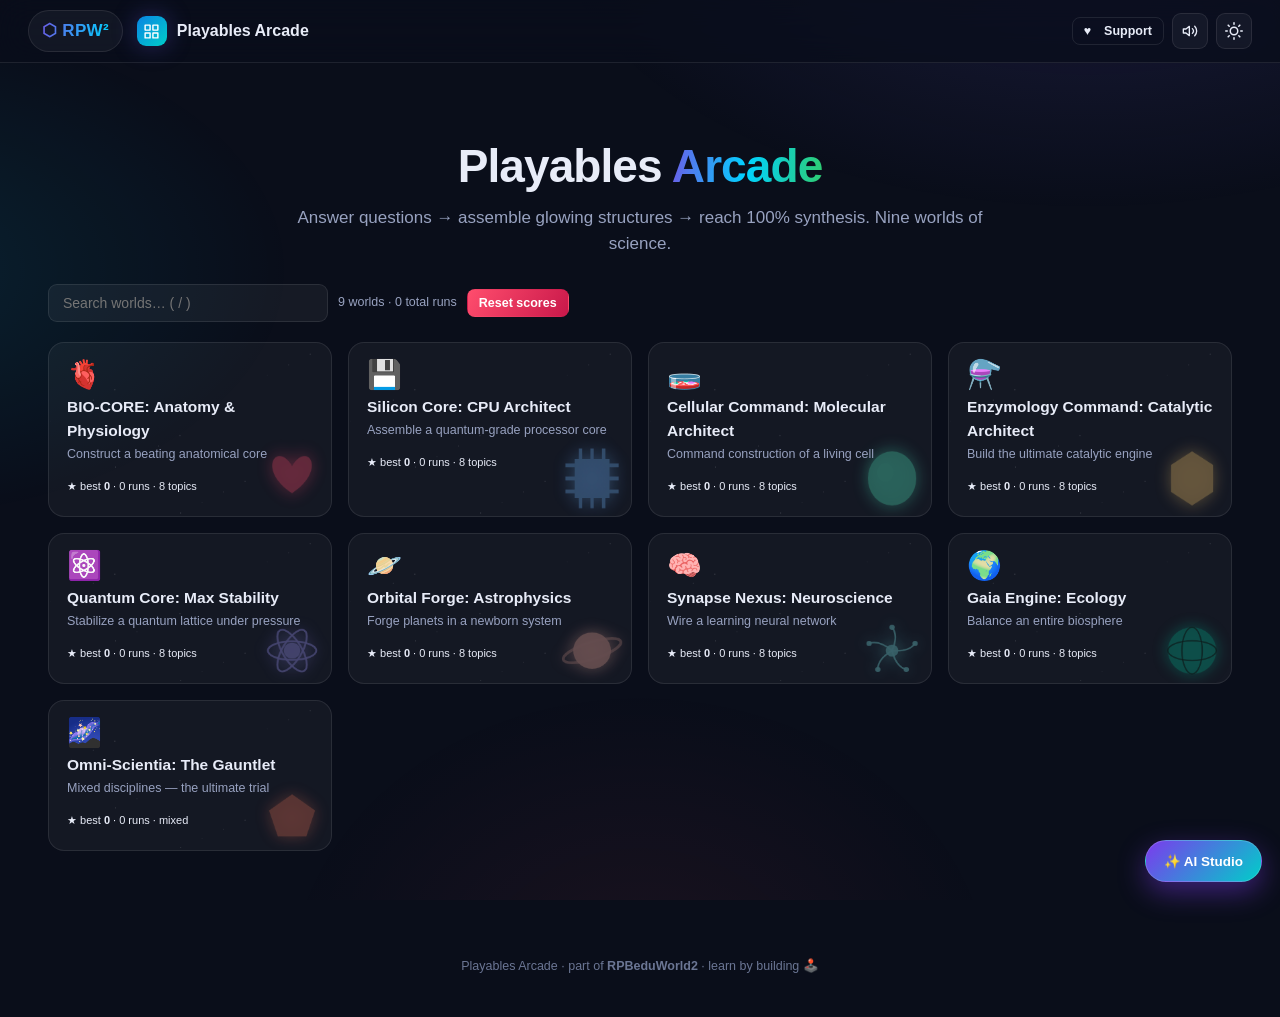
<file: apps/playables-arcade/index.html>
<!DOCTYPE html>
<html lang="en" data-theme="dark" style="--app-hue1:#0984e3;--app-hue2:#00cec9">
<head>
<meta charset="UTF-8">
<meta name="viewport" content="width=device-width, initial-scale=1.0">
<title>Playables Arcade · RPBeduWorld2</title>
<meta name="description" content="Answer science questions to construct glowing structures — a universal arcade engine with multiple worlds.">
<link rel="icon" href="../../shared/favicon.svg">
<link rel="stylesheet" href="../../shared/rpw2.css">
<style>
  .world-card { position:relative; overflow:hidden; cursor:pointer; border-radius:16px; border:1px solid var(--glass-brd); background:var(--panel); padding:18px; transition:all .2s ease; }
  .world-card:hover { transform:translateY(-5px); box-shadow:var(--glow); }
  .world-card canvas { position:absolute; inset:0; width:100%; height:100%; opacity:.35; pointer-events:none; }
  .world-card .wc-body { position:relative; }
  #gameStage { max-width:820px;margin:0 auto; }
  #cvWrap { position:relative;border-radius:16px;overflow:hidden;border:1px solid var(--glass-brd);background:#050810;box-shadow:var(--shadow); }
  #gameCv { width:100%;display:block; }
  .hud { display:flex;flex-wrap:wrap;gap:10px;align-items:center;justify-content:space-between;padding:12px 14px;background:rgba(255,255,255,.03);border-bottom:1px solid var(--glass-brd);font-size:13px; }
  .qpanel { padding:18px; }
  .g-opt { display:block;width:100%;text-align:left;padding:11px 14px;margin-bottom:7px;border-radius:10px;border:1px solid var(--glass-brd);background:rgba(255,255,255,.04);color:#eaf0ff;cursor:pointer;font-size:13.5px;transition:all .12s ease; }
  .g-opt:hover:not(:disabled){border-color:var(--app-hue2);}
  .g-opt.right{border-color:#2ecc71;background:rgba(46,204,113,.15);}
  .g-opt.wrong{border-color:#ff4d6d;background:rgba(255,77,109,.12);}
  .syn-bar{height:14px;border-radius:99px;background:rgba(255,255,255,.06);overflow:hidden;border:1px solid var(--glass-brd);}
  .syn-fill{height:100%;border-radius:99px;background:linear-gradient(90deg,#0984e3,#00cec9,#55efc4);transition:width .6s cubic-bezier(.22,1,.36,1);box-shadow:0 0 18px rgba(0,206,201,.5);}
</style>
</head>
<body>
<header class="rpw-topbar">
  <a class="rpw-home" href="../../index.html"><b>⬡ RPW²</b></a>
  <div class="rpw-app-title"></div>
  <div class="rpw-topbar-actions"><button class="rpw-theme-toggle" aria-label="Toggle theme"></button></div>
</header>
<main class="rpw-container">

  <!-- WORLD SELECT -->
  <section id="viewWorlds">
    <div class="rpw-hero rpw-rise"><h1>Playables <span class="grad">Arcade</span></h1>
      <p>Answer questions → assemble glowing structures → reach 100% synthesis. Nine worlds of science.</p></div>
    <div class="row wrap mb-3 no-print">
      <input class="rpw-input" data-rpw-search id="searchW" placeholder="Search worlds… ( / )" style="max-width:280px">
      <span class="muted small" id="hsTotal"></span>
      <button class="rpw-btn sm danger" id="btnResetHS">Reset scores</button>
    </div>
    <div class="rpw-grid" id="worldGrid"></div>
  </section>

  <!-- GAME -->
  <section id="viewGame" class="hidden">
    <div id="gameStage">
      <div class="row spread mb-2">
        <button class="rpw-btn sm ghost no-print" id="btnExitGame">← Worlds</button>
        <b id="gameTitle" style="font-size:17px"></b>
        <span class="tiny faint" id="phaseLbl"></span>
      </div>
      <div class="hud">
        <span>SYNTHESIS <b id="synPct">0%</b></span>
        <div class="syn-bar grow" style="min-width:140px"><div class="syn-fill" id="synFill" style="width:0%"></div></div>
        <span>❤️ <b id="livesLbl">3</b></span>
        <span>⭐ <b id="scoreLbl">0</b></span>
        <button class="rpw-btn icon-only" id="btnMuteG" aria-label="Toggle sound" style="width:30px;height:30px"></button>
      </div>
      <div id="cvWrap"><canvas id="gameCv" height="300"></canvas></div>
      <div class="rpw-panel qpanel mt-2">
        <p class="small bold muted" id="qPhaseTitle">QUESTION</p>
        <h3 id="qText" style="margin-bottom:12px;font-size:16.5px"></h3>
        <div id="qOpts"></div>
        <div id="qFeedback" class="hidden small mt-2"></div>
      </div>
    </div>
  </section>

  <!-- VICTORY -->
  <section id="viewVictory" class="hidden">
    <div class="center rpw-panel" style="max-width:520px;margin:0 auto">
      <div style="font-size:64px">🏗️✨</div>
      <h2 class="grad-text" style="font-size:34px">STRUCTURE COMPLETE!</h2>
      <p class="muted mt-1" id="vicStats"></p>
      <div class="row mt-3" style="justify-content:center;gap:9px">
        <button class="rpw-btn primary" id="btnAgain">Play again</button>
        <button class="rpw-btn ghost" id="btnToWorlds">World select</button>
      </div>
    </div>
  </section>
</main>
<footer class="rpw-footer">Playables Arcade · part of <b>RPBeduWorld2</b> · learn by building 🕹️</footer>
<script src="../../shared/rpw2.js"></script>
<script src="../../shared/rpw2ai.js"></script>
<script src="../../shared/rpw2support.js"></script>
<script>
(function(){
"use strict";
const toast=RPW2.toast;
const $=s=>document.querySelector(s);
RPW2.initTopbar("Playables Arcade","grid");

/* ============ WORLDS & QUESTION BANKS ============ */
const WORLDS=[
 {id:"biocore",name:"BIO-CORE: Anatomy & Physiology",ico:"🫀",hue:"#ff4d6d",desc:"Construct a beating anatomical core",shape:"heart",qs:[
  ["Which chamber pumps blood into the aorta?","Left ventricle",["Right ventricle","Left atrium","Right atrium"]],
  ["Functional units of the kidney","Nephrons",["Alveoli","Villi","Neurons"]],
  ["Largest bone in human body","Femur",["Tibia","Humerus","Sternum"]],
  ["Neurotransmitter at neuromuscular junctions","Acetylcholine",["Dopamine","GABA","Serotonin"]],
  ["Normal adult resting heart rate range","60–100 bpm",["20–40 bpm","120–160 bpm","150–200 bpm"]],
  ["Insulin and glucagon are produced in the…","Pancreas",["Liver","Thyroid","Pituitary"]],
  ["Gas exchange occurs in the…","Alveoli",["Bronchi","Trachea","Diaphragm"]],
  ["Myelin sheaths speed up…","Action potential conduction",["Muscle contraction","Blood clotting","Digestion"]]]},
 {id:"silicore",name:"Silicon Core: CPU Architect",ico:"💾",hue:"#74b9ff",desc:"Assemble a quantum-grade processor core",shape:"chip",qs:[
  ["CPU component that performs arithmetic","ALU",["Cache","Register file","Bus"]],
  ["RAM stands for…","Random Access Memory",["Rapid Active Module","Read And Memorize","Runtime Allocation Map"]],
  ["Binary 1011 equals…","11",["13","9","7"]],
  ["Smallest unit of quantum information","Qubit",["Bit","Byte","Nibble"]],
  ["Cache memory is used to…","Reduce average access time",["Store permanent files","Cool the CPU","Render graphics"]],
  ["Moore's law: transistors per chip…","Roughly double every two years",["Halve yearly","Stay constant","Triple monthly"]],
  ["An instruction set architecture defines…","How software controls the CPU",["Screen resolution","Disk geometry","Network protocols"]],
  ["Superposition lets a qubit be…","0 and 1 simultaneously",["Only 0","Only 1","Neither ever"]]]},
 {id:"cellular",name:"Cellular Command: Molecular Architect",ico:"🧫",hue:"#55efc4",desc:"Command construction of a living cell",shape:"cell",qs:[
  ["Site of protein synthesis","Ribosome",["Lysosome","Vacuole","Centriole"]],
  ["Organelle packaging proteins for export","Golgi apparatus",["Nucleolus","Smooth ER","Peroxisome"]],
  ["ATP synthase sits in the inner…","Mitochondrial membrane",["Nuclear envelope","Cell wall","Ribosome"]],
  ["Cytoskeletal tracks for intracellular transport","Microtubules",["Ribosomes","Chaperones","Ion channels"]],
  ["Endocytosis brings material…","Into the cell via vesicles",["Out of the cell","Into the nucleus only","Across gap junctions"]],
  ["Selectively permeable barrier of the cell","Plasma membrane",["Cell wall","Capsule","Nucleolus"]],
  ["Apoptosis is…","Programmed cell death",["Cell division","Cell migration","Uncontrolled growth"]],
  ["Osmosis is diffusion of…","Water across a semipermeable membrane",["Ions through channels","Glucose via transporters","Proteins through pores"]]]},
 {id:"enzyme",name:"Enzymology Command: Catalytic Architect",ico:"⚗️",hue:"#fdcb6e",desc:"Build the ultimate catalytic engine",shape:"hex",qs:[
  ["Enzymes lower which quantity?","Activation energy",["Reaction enthalpy","Product energy","Temperature"]],
  ["Induced fit model says the active site…","Changes shape around substrate",["Is rigid always","Docks anywhere","Destroys substrates"]],
  ["Competitive inhibitors bind the…","Active site",["Allosteric site","Cofactor","Promoter"]],
  ["Optimal human enzyme temperature ≈","37°C",["0°C","60°C","100°C"]],
  ["Michaelis constant Km represents…","Substrate concentration at half Vmax",["Maximum velocity","Total enzyme count","Bond energy"]],
  ["Cofactors often are…","Metal ions or coenzymes",["Lipids only","Amino acids only","Water molecules"]],
  ["Denaturation destroys an enzyme's…","Three-dimensional structure",["Primary sequence","Elemental makeup","Mass"]],
  ["Feedback inhibition involves…","Product inhibiting its pathway enzyme",["Substrate activating itself","Heat speeding reactions","pH staying constant"]]]},
 {id:"quantum",name:"Quantum Core: Max Stability",ico:"⚛️",hue:"#a29bfe",desc:"Stabilize a quantum lattice under pressure",shape:"atom",qs:[
  ["Heisenberg uncertainty limits simultaneous knowledge of…","Position and momentum",["Charge and mass","Color and spin","Size and weight"]],
  ["Electron configuration of oxygen (8 e⁻)","1s² 2s² 2p⁴",["1s² 2s² 2p⁶","1s² 2p⁶","[Ne] 3s¹"]],
  ["Photon energy is proportional to its…","Frequency",["Speed","Volume","Charge"]],
  ["Pauli exclusion forbids two electrons sharing…","The same four quantum numbers",["The same atom","Any orbital ever","Spin direction"]],
  ["Entanglement means measuring one particle…","Instantly correlates its partner's state",["Destroys both particles","Slows light","Reverses time"]],
  ["Atomic number equals the count of…","Protons",["Neutrons","Electrons+neutrons","Isotopes"]],
  ["Radioactive half-life is when…","Half the sample has decayed",["All atoms decay","Rate halves forever","Mass doubles"]],
  ["Covalent bonds involve…","Shared electron pairs",["Transferred electrons","Free protons","Magnetic alignment"]]]},
 {id:"astro",name:"Orbital Forge: Astrophysics",ico:"🪐",hue:"#fab1a0",desc:"Forge planets in a newborn system",shape:"planet",qs:[
  ["Force keeping planets in orbit","Gravity",["Magnetism","Friction","Pressure"]],
  ["Kepler's 3rd law links orbital period to…","Semi-major axis cubed",["Planet mass","Star color","Moon count"]],
  ["Main sequence stars fuse…","Hydrogen into helium",["Helium into carbon","Iron into gold","Nothing"]],
  ["A light-year measures…","Distance",["Time","Brightness","Mass"]],
  ["Redshift indicates an object is…","Moving away from us",["Approaching","Rotating","Cooling"]],
  ["Our galaxy is called…","The Milky Way",["Andromeda","Centaurus","Orion"]],
  ["Event horizon: escape velocity…","Exceeds light speed",["Becomes zero","Runs time faster","Ends space"]],
  ["Stars make energy via…","Nuclear fusion",["Chemical combustion","Fission of iron","Friction"]]]},
 {id:"neuro",name:"Synapse Nexus: Neuroscience",ico:"🧠",hue:"#81ecec",desc:"Wire a learning neural network",shape:"neuron",qs:[
  ["Neuron resting membrane potential ≈","−70 mV",["+30 mV","0 mV","−95 mV"]],
  ["Neurotransmitter most linked to reward","Dopamine",["GABA","Glycine","Histamine"]],
  ["Myelination speeds signals via…","Saltatory conduction",["Chemical diffusion","Extra synapses","Wider axons only"]],
  ["Hippocampus is essential for…","Forming new memories",["Balance","Vision processing","Digestion"]],
  ["Action potentials follow…","All-or-none principle",["Graded decay only","Random firing","Inverted polarity"]],
  ["Blood-brain barrier comes from…","Tight junctions of endothelial cells",["Skull bone","Meninges only","Neurons themselves"]],
  ["Long-term potentiation strengthens…","Synaptic connections",["Myelin sheaths","Blood flow","Bone density"]],
  ["Mirror neurons fire when…","Observing others' actions",["Sleeping","Eating only","Pain occurs"]]]},
 {id:"ecosphere",name:"Gaia Engine: Ecology",ico:"🌍",hue:"#00b894",desc:"Balance an entire biosphere",shape:"globe",qs:[
  ["Base of most food chains","Producers (plants/algae)",["Herbivores","Decomposers","Carnivores"]],
  ["Nitrogen fixation converts N₂ into…","Ammonia/ammonium",["Oxygen","Methane","Carbon dioxide"]],
  ["Energy between trophic levels ≈","10%",["50%","90%","100%"]],
  ["Keystone species…","Disproportionately shape ecosystems",["Are always largest","Go extinct first","Photosynthesize"]],
  ["Carbon cycle removes CO₂ mainly via…","Photosynthesis",["Respiration","Volcanism","Urbanization"]],
  ["Biodiversity hotspots have…","Many endemic species under threat",["Coldest climates","Most rainfall only","Zero humans"]],
  ["Succession after disturbance leads to…","Gradual ecosystem recovery",["Immediate climax community","Permanent barrenness","Random chaos"]],
  ["Eutrophication results from excess…","Nutrients causing algal blooms",["Predators","UV radiation","Wind"]]]},
 {id:"omni",name:"Omni-Scientia: The Gauntlet",ico:"🌌",hue:"#e17055",desc:"Mixed disciplines — the ultimate trial",shape:"star",mix:true,qs:[]}
];
const shuffle=a=>{for(let i=a.length-1;i>0;i--){const j=Math.floor(Math.random()*(i+1));[a[i],a[j]]=[a[j],a[i]];}return a;};
const esc=s=>String(s).replace(/[&<>"']/g,c=>({"&":"&amp;","<":"&lt;",">":"&gt;",'"':"&quot;","'":"&#39;"}[c]));
const HSKEY="rpw2.arcade.highscores";
let HS={};try{HS=JSON.parse(localStorage.getItem(HSKEY))||{};}catch(e){HS={};}
const saveHS=()=>{try{localStorage.setItem(HSKEY,JSON.stringify(HS));}catch(e){}};
let MUTED=false;

/* ---------- view switching ---------- */
const VIEWS=["viewWorlds","viewGame","viewVictory"];
function show(id){VIEWS.forEach(v=>$("#"+v).classList.toggle("hidden",v!==id));}

/* ---------- shape renderer (shared by minis + stage) ---------- */
function drawShape(c,shape,r){
 c.beginPath();
 if(shape==="heart"){c.moveTo(0,r*.55);c.bezierCurveTo(-r*1.5,-r*.35,-r*.6,-r*1.4,0,-r*.45);c.bezierCurveTo(r*.6,-r*1.4,r*1.5,-r*.35,0,r*.55);}
 else if(shape==="chip"){c.rect(-r*.72,-r*.72,r*1.44,r*1.44);c.fill();for(let i=-1;i<=1;i++){c.fillRect(i*r*.48-r*.07,-r*1.1,r*.14,r*.38);c.fillRect(i*r*.48-r*.07,r*.72,r*.14,r*.38);c.fillRect(-r*1.1,i*r*.48-r*.07,r*.38,r*.14);c.fillRect(r*.72,i*r*.48-r*.07,r*.38,r*.14);}return;}
 else if(shape==="cell"){c.arc(0,0,r,0,7);c.fill();const ga=c.globalAlpha;c.globalAlpha=ga*.5;c.beginPath();c.arc(-r*.28,-r*.22,r*.34,0,7);c.fill();c.globalAlpha=ga;}
 else if(shape==="hex"){for(let i=0;i<6;i++){const a=Math.PI/3*i-Math.PI/6;i?c.lineTo(Math.cos(a)*r,Math.sin(a)*r):c.moveTo(Math.cos(a)*r,Math.sin(a)*r);}c.closePath();}
 else if(shape==="atom"){c.arc(0,0,r*.34,0,7);c.fill();c.strokeStyle=c.fillStyle;c.lineWidth=Math.max(1.5,r*.08);for(let i=0;i<3;i++){c.beginPath();c.ellipse(0,0,r,r*.4,i*Math.PI/3,0,7);c.stroke();}return;}
 else if(shape==="planet"){c.arc(0,0,r*.78,0,7);c.fill();c.strokeStyle=c.fillStyle;c.lineWidth=r*.12;const ga=c.globalAlpha;c.globalAlpha=ga*.65;c.beginPath();c.ellipse(0,0,r*1.25,r*.36,-.32,0,7);c.stroke();c.globalAlpha=ga;return;}
 else if(shape==="neuron"){c.arc(0,0,r*.26,0,7);c.fill();c.strokeStyle=c.fillStyle;c.lineWidth=Math.max(1.5,r*.07);for(let i=0;i<5;i++){const a=i*Math.PI*2/5-Math.PI/2;c.beginPath();c.moveTo(0,0);c.quadraticCurveTo(Math.cos(a+.4)*r*.7,Math.sin(a+.4)*r*.7,Math.cos(a)*r,Math.sin(a)*r);c.stroke();c.beginPath();c.arc(Math.cos(a)*r,Math.sin(a)*r,r*.11,0,7);c.fill();}return;}
 else if(shape==="globe"){c.arc(0,0,r,0,7);c.fill();c.strokeStyle="rgba(4,36,15,.8)";c.lineWidth=Math.max(1.5,r*.06);c.beginPath();c.ellipse(0,0,r,r*.42,0,0,7);c.stroke();c.beginPath();c.ellipse(0,0,r*.42,r,0,0,7);c.stroke();return;}
 else{for(let i=0;i<5;i++){const a=-Math.PI/2+i*Math.PI*2/5;i?c.lineTo(Math.cos(a)*r,Math.sin(a)*r):c.moveTo(Math.cos(a)*r,Math.sin(a)*r);}c.closePath();}
 c.fill();
}

/* ---------- world select ---------- */
function drawMini(cv,w){
 const c=cv.getContext("2d");c.clearRect(0,0,cv.width,cv.height);
 for(let i=0;i<16;i++){c.globalAlpha=.05+((i*37)%40)/160;c.fillStyle="#fff";c.fillRect((i*97)%cv.width,(i*61)%cv.height,2,2);}
 c.globalAlpha=.9;c.fillStyle=w.hue;c.shadowColor=w.hue;c.shadowBlur=24;
 c.save();c.translate(cv.width-58,cv.height-50);drawShape(c,w.shape,36);c.restore();
}
function paintWorlds(filter){
 const f=(filter||"").trim().toLowerCase(),grid=$("#worldGrid");
 grid.innerHTML="";
 WORLDS.filter(w=>!f||(w.name+" "+w.desc).toLowerCase().includes(f)).forEach(w=>{
  const hs=HS[w.id]||{best:0,runs:0};
  const card=document.createElement("div");card.className="world-card";card.setAttribute("role","button");card.tabIndex=0;
  const cv=document.createElement("canvas");cv.width=420;cv.height=230;card.appendChild(cv);
  const body=document.createElement("div");body.className="wc-body";
  body.innerHTML=`<div style="font-size:28px;line-height:1">${w.ico}</div>
   <h3 style="margin:6px 0 2px;font-size:15.5px">${esc(w.name)}</h3>
   <p class="muted small" style="margin:0 0 9px">${esc(w.desc)}</p>
   <span class="tiny">★ best <b>${hs.best}</b> · ${hs.runs} run${hs.runs===1?"":"s"} · ${w.mix?"mixed":w.qs.length+" topics"}</span>`;
  card.appendChild(body);
  const go=()=>startGame(w);
  card.addEventListener("click",go);
  card.addEventListener("keydown",e=>{if(e.key==="Enter"||e.key===" "){e.preventDefault();go();}});
  grid.appendChild(card);
  drawMini(cv,w);
 });
 const runs=Object.values(HS).reduce((a,x)=>a+(x.runs||0),0);
 $("#hsTotal").textContent=WORLDS.length+" worlds · "+runs+" total run"+(runs===1?"":"s");
}

/* ---------- game core ---------- */
let G=null,rafId=0,t0=performance.now();
function buildDeck(w){
 const pool=w.mix?[].concat(...WORLDS.filter(x=>x.id!=="omni").map(x=>x.qs)):w.qs.slice();
 return shuffle(pool).slice(0,10);
}
function startGame(w){
 G={w,deck:buildDeck(w),idx:0,score:0,streak:0,bestStreak:0,lives:3,lock:false};
 $("#gameTitle").textContent=w.ico+" "+w.name;
 $("#qFeedback").classList.add("hidden");
 document.documentElement.style.setProperty("--app-hue1",w.hue);
 sizeCanvas();updateHUD();show("viewGame");
 cancelAnimationFrame(rafId);t0=performance.now();loop(performance.now());
 nextQ();
}
function sizeCanvas(){
 const cv=$("#gameCv"),wrap=$("#cvWrap");
 cv.width=Math.max(320,Math.floor(wrap.clientWidth));cv.height=300;
}
window.addEventListener("resize",()=>{if(G&&!$("#viewGame").classList.contains("hidden"))sizeCanvas();});
function updateHUD(){
 const p=Math.round(G.idx/G.deck.length*100);
 $("#synPct").textContent=p+"%";$("#synFill").style.width=p+"%";
 $("#livesLbl").textContent=G.lives;$("#scoreLbl").textContent=G.score;
 $("#phaseLbl").textContent=G.lock?"…":("Q"+Math.min(G.idx+1,G.deck.length)+" of "+G.deck.length);
}
function nextQ(){
 if(G.lives<=0||G.idx>=G.deck.length){endGame(G.lives>0);return;}
 const [q,right,wrongs]=G.deck[G.idx];
 $("#qPhaseTitle").textContent="QUESTION "+(G.idx+1)+" / "+G.deck.length;
 $("#qText").textContent=q;
 $("#qFeedback").classList.add("hidden");
 const box=$("#qOpts");box.innerHTML="";
 shuffle([right,...shuffle(wrongs.slice())]).forEach(opt=>{
  const b=document.createElement("button");b.className="g-opt";b.textContent=opt;
  b.addEventListener("click",()=>resolve(b,opt===right,right));
  box.appendChild(b);
 });
 updateHUD();
}
function resolve(btn,ok,right){
 if(!G||G.lock)return;G.lock=true;
 document.querySelectorAll("#qOpts .g-opt").forEach(b=>{
  b.disabled=true;
  if(b.textContent===right)b.classList.add("right");
  else if(b===btn)b.classList.add("wrong");
 });
 const fb=$("#qFeedback");fb.classList.remove("hidden");
 if(ok){
  G.streak++;G.bestStreak=Math.max(G.bestStreak,G.streak);
  G.score+=100+G.streak*20;G.idx++;
  fb.innerHTML='<b style="color:#2ecc71">✔ Secured!</b>'+(G.streak>1?' <span class="tiny">chain ×'+G.streak+'</span>':"");
  RPW2.sfx.ok();
 }else{
  G.lives--;G.streak=0;G.idx++;
  fb.innerHTML='<b style="color:#ff4d6d">✘ Miss.</b> <span class="tiny">Answer: '+esc(right)+'</span>';
  RPW2.sfx.err();
 }
 updateHUD();drawScene();
 setTimeout(()=>{if(!G)return;G.lock=false;if(G.lives<=0||G.idx>=G.deck.length)endGame(G.lives>0);else nextQ();},1000);
}

/* ---------- stage scene ---------- */
function drawFrame(ts){
 const cv=$("#gameCv");if(!cv.width)return;
 const c=cv.getContext("2d"),w=G?G.w:null,W=cv.width,H=cv.height;
 c.clearRect(0,0,W,H);
 for(let i=0;i<40;i++){
  const x=(i*127)%W,y=(i*83+((ts/40)|0))%H;
  c.globalAlpha=.06+((i*29)%30)/180;c.fillStyle="#9fb8ff";c.fillRect(x,y,2,2);
 }
 c.globalAlpha=1;if(!w||!G)return;
 const p=G.deck.length?Math.min(1,G.idx/G.deck.length):0;
 const pulse=1+Math.sin(ts/420)*.05*(0.3+p*.7);
 c.save();c.translate(W/2,H/2-8);
 const g=c.createRadialGradient(0,0,6,0,0,150*pulse);
 g.addColorStop(0,w.hue+"55");g.addColorStop(1,"rgba(0,0,0,0)");
 c.fillStyle=g;c.fillRect(-W/2,-H/2,W,H);
 c.shadowColor=w.hue;c.shadowBlur=26*pulse;c.fillStyle=w.hue;
 c.globalAlpha=.28+.72*p;c.scale(pulse,pulse);
 drawShape(c,w.shape,(14+p*52));
 c.restore();
 c.save();c.globalAlpha=.85;c.fillStyle="#cfe0ff";c.font="600 12px system-ui";c.textAlign="center";
 c.fillText(G.lives<=0?"STRUCTURAL FAILURE":("synthesis "+Math.round(p*100)+"% — "+w.desc),W/2,H-12);c.restore();
}
function loop(ts){drawFrame(ts);rafId=requestAnimationFrame(loop);}

/* ---------- endings ---------- */
function endGame(win){
 cancelAnimationFrame(rafId);
 G.lock=true;
 const w=G.w,hs=HS[w.id]||(HS[w.id]={best:0,runs:0});
 hs.runs++;if(G.score>hs.best)hs.best=G.score;saveHS();
 const vic=$("#viewVictory");
 vic.querySelector("h2").textContent=win?"STRUCTURE COMPLETE!":"STRUCTURE COLLAPSED";
 vic.querySelector(".center > div").textContent=win?"🏗️✨":"💥";
 $("#vicStats").innerHTML=esc(w.name)+" — score <b>"+G.score+"</b> · best streak ×"+G.bestStreak+
  " · synthesis "+Math.round(G.idx/G.deck.length*100)+"%"+(win?'<br><span class="tiny">New personal best saved ★</span>':"");
 show("viewVictory");
 if(win)RPW2.sfx.win();
 if(win&&RPW2.confetti)RPW2.confetti();
}

/* ---------- wiring ---------- */
$("#btnExitGame").addEventListener("click",()=>{cancelAnimationFrame(rafId);G=null;paintWorlds($("#searchW").value);show("viewWorlds");});
$("#btnToWorlds").addEventListener("click",()=>{G=null;paintWorlds($("#searchW").value);show("viewWorlds");});
$("#btnAgain").addEventListener("click",()=>{const w=G.w;startGame(w);});
$("#searchW").addEventListener("input",e=>paintWorlds(e.target.value));
document.addEventListener("keydown",e=>{
 if(e.key==="/"&&!$("#viewWorlds").classList.contains("hidden")&&document.activeElement!==$("#searchW")){e.preventDefault();$("#searchW").focus();}
 if(G&&!$("#viewGame").classList.contains("hidden")&&["1","2","3","4"].includes(e.key)){
  const b=document.querySelectorAll("#qOpts .g-opt:not(:disabled)")[+e.key-1];
  if(b)b.click();
 }
});
$("#btnResetHS").addEventListener("click",()=>{
 RPW2.confirm({title:"Reset all high scores?",message:"Best scores and run counts for every world will be erased.",okLabel:"Reset"}).then(ok=>{
  if(ok){HS={};saveHS();paintWorlds($("#searchW").value);RPW2.toast("Scores reset","info");}
 });
});
const muteBtn=$("#btnMuteG");
function paintMute(){muteBtn.textContent=RPW2.sfx.muted?"🔇":"🔊";}
muteBtn.addEventListener("click",()=>{const m=RPW2.sfx.toggleMute();paintMute();RPW2.toast(m?"Sound off":"Sound on","info");});
paintMute();

/* ---------- boot ---------- */
const K_AI_WORLDS="rpw2.arcade.customWorlds";
try{(RPW2.store.get(K_AI_WORLDS,[])||[]).forEach(w=>WORLDS.push(w));}catch(e){}
RPW2.AI.attachFab(()=>RPW2.AI.studio({
 title:"✨ AI World Forge",
 subtitle:"Forge a brand-new playable world on any topic — 8 questions become 8 build stages.",
 fields:[
  {id:"topic",label:"World topic",placeholder:"e.g. Roman history, JavaScript basics, Ocean life"},
  {id:"ico",label:"Emoji",value:"🌟"},
  {id:"hue",label:"Glow color",type:"select",options:[{v:"#00cec9",t:"Teal"},{v:"#fd79a8",t:"Pink"},{v:"#ffeaa7",t:"Amber"},{v:"#74b9ff",t:"Blue"},{v:"#55efc4",t:"Mint"}]}
 ],
 buildPrompt:v=>`Design a quiz world about "${v.topic}". Respond ONLY as JSON array of exactly 8 items: {"q":"question text","answer":"correct option","wrongs":["wrong1","wrong2","wrong3"]}. Educational, accurate, concise.`,
 offline:v=>{
  const g=RPW2.AI.gen,r=g.rng(v.topic+Math.random()),out=[];
  for(let i=0;i<8;i++){
   const m=g.mcq(v.topic+(i===5?" real-world applications":""),r);
   out.push([m.q,m.options[m.answer],m.options.filter((_,j)=>j!==m.answer)]);
  }
  return out;
 },
 preview:d=>d.map(q=>`<div class="ai-item"><b>${RPW2.escapeHtml(String(q[0]).slice(0,110))}</b><br><span class="small" style="color:#2ecc71">✔ ${RPW2.escapeHtml(String(q[1]).slice(0,90))}</span></div>`).join(""),
 validate:d=>{
  const arr=(Array.isArray(d)?d:d.questions||[]).map(x=>[x.q||x[0],x.answer||x[1],x.wrongs||x[2]||[]]);
  if(arr.length<4)throw new Error("Need at least 4 questions");
  return arr.slice(0,10).map(x=>[String(x[0]),String(x[1]),(Array.isArray(x[2])?x[2]:[]).slice(0,3).map(String)]);
 },
 onData:(d,src,close)=>{
  const topic=document.querySelector("[data-f=topic]").value.trim()||"Custom";
  const w={id:"ai-"+Date.now().toString(36),name:"✨ "+g_T(topic),ico:document.querySelector("[data-f=ico]").value.slice(0,4)||"🌟",
   hue:document.querySelector("[data-f=hue]").value||"#00cec9",desc:"AI-forged challenge on "+topic,shape:"star",qs:d};
  WORLDS.push(w);
  const saved=RPW2.store.get(K_AI_WORLDS,[]);saved.push(w);RPW2.store.set(K_AI_WORLDS,saved);
  paintWorlds($("#searchW").value);show("viewWorlds");
  toast(`World "${w.name}" forged — ${d.length} stages (${src==="gemini"?"Gemini":"smart generator"})`,"ok");
  RPW2.confetti&&RPW2.confetti();close();
 }
}));
function g_T(s){return s.length>30?s.slice(0,28)+"…":s;}
paintWorlds();
show("viewWorlds");
})();
</script>
</body>
</html>
</file>
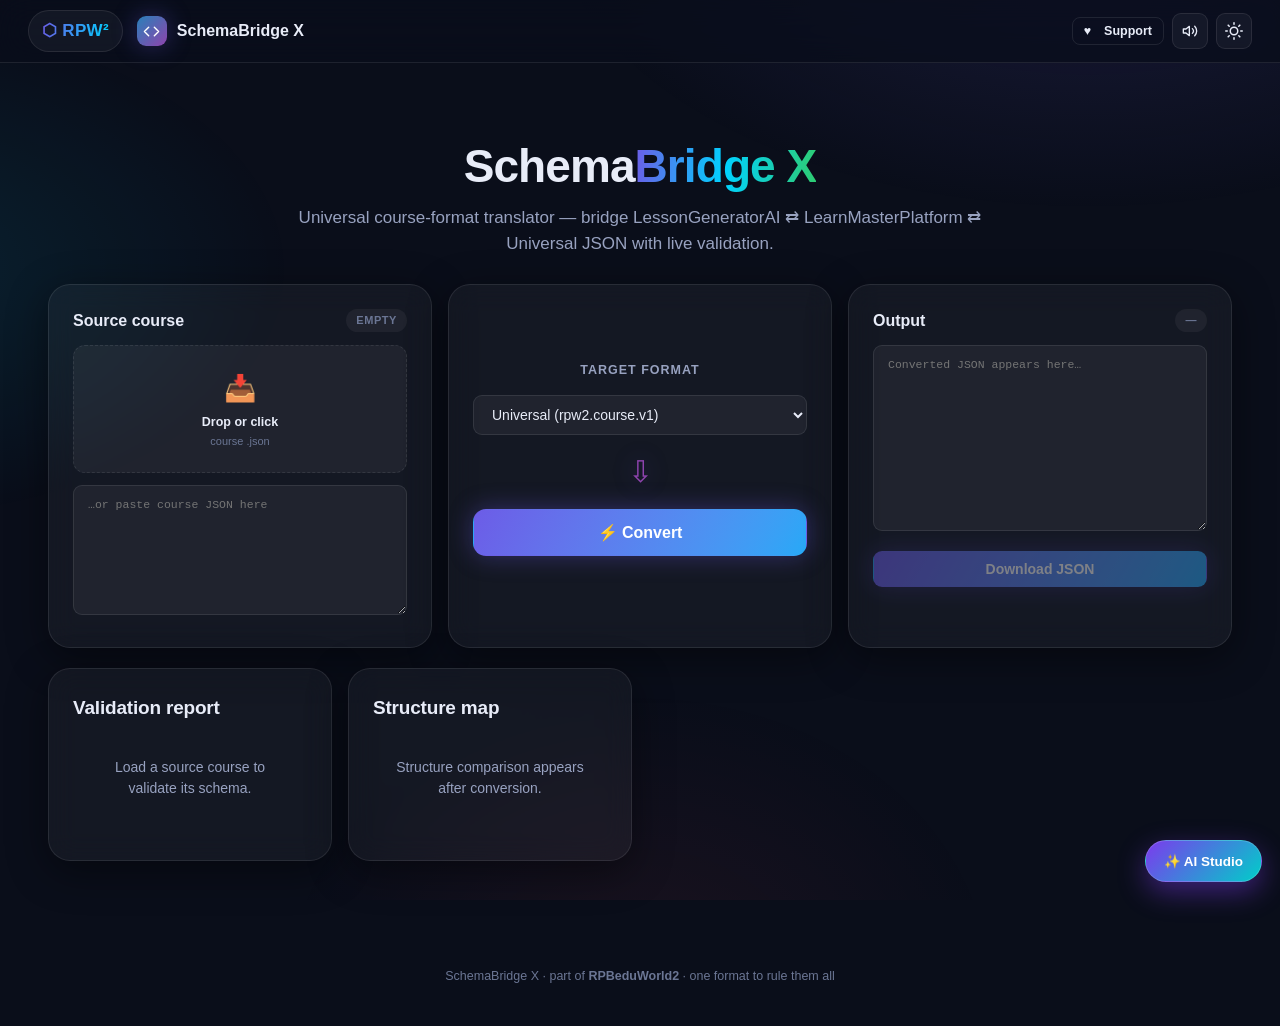
<file: apps/schemabridge-x/index.html>
<!DOCTYPE html>
<html lang="en" data-theme="dark" style="--app-hue1:#2980b9;--app-hue2:#8e44ad">
<head>
<meta charset="UTF-8">
<meta name="viewport" content="width=device-width, initial-scale=1.0">
<title>SchemaBridge X · RPBeduWorld2</title>
<meta name="description" content="Convert courses between LessonGeneratorAI, LearnMasterPlatform and Universal schemas with validation and preview.">
<link rel="icon" href="../../shared/favicon.svg">
<link rel="stylesheet" href="../../shared/rpw2.css">
<style>
  .drop-mini { border:1.5px dashed var(--glass-brd); border-radius:12px; padding:22px 14px; text-align:center; cursor:pointer; background:var(--input-bg); transition:all .2s ease; }
  .drop-mini:hover,.drop-mini.drag{border-color:var(--app-hue2);background:color-mix(in srgb,var(--app-hue2) 6%,transparent);}
  .fmt-badge { font-size:11px; font-weight:800; letter-spacing:.05em; text-transform:uppercase; padding:3px 10px; border-radius:99px; }
  .arrow { font-size:30px; color:var(--app-hue2); text-shadow:var(--glow); }
  .diff-row { display:grid; grid-template-columns:1fr 1fr; gap:10px; margin-bottom:9px; }
  @media(max-width:700px){.diff-row{grid-template-columns:1fr;}}
  .diff-cell{border:1px solid var(--glass-brd);border-radius:10px;padding:10px 12px;font-size:12.5px;background:var(--input-bg);max-height:150px;overflow:auto;}
  .stats-chip{display:inline-flex;align-items:center;gap:5px;padding:4px 11px;border-radius:99px;font-size:12px;font-weight:700;background:color-mix(in srgb,var(--app-hue1) 15%,transparent);border:1px solid color-mix(in srgb,var(--app-hue1) 32%,transparent);}
</style>
</head>
<body>
<header class="rpw-topbar">
  <a class="rpw-home" href="../../index.html"><b>⬡ RPW²</b></a>
  <div class="rpw-app-title"></div>
  <div class="rpw-topbar-actions"><button class="rpw-theme-toggle" aria-label="Toggle theme"></button></div>
</header>
<main class="rpw-container">
  <div class="rpw-hero rpw-rise">
    <h1>Schema<span class="grad">Bridge X</span></h1>
    <p>Universal course-format translator — bridge LessonGeneratorAI ⇄ LearnMasterPlatform ⇄ Universal JSON with live validation.</p>
  </div>

  <div class="rpw-grid mb-3" style="grid-template-columns:repeat(auto-fit,minmax(260px,1fr))">
    <section class="rpw-panel rpw-rise">
      <div class="row spread mb-2"><b>Source course</b><span class="fmt-badge" id="srcFmt" style="background:var(--input-bg);color:var(--txt-3)">empty</span></div>
      <div class="drop-mini" id="dzSrc">
        <div style="font-size:26px">📥</div><b class="small">Drop or click</b><p class="tiny faint">course .json</p>
        <input type="file" id="fileSrc" accept=".json,application/json" hidden>
      </div>
      <textarea class="rpw-textarea mono mt-2" id="txtSrc" placeholder='…or paste course JSON here' style="min-height:130px;font-size:11.5px" spellcheck="false"></textarea>
    </section>

    <section class="rpw-panel rpw-rise center" style="animation-delay:.06s;display:flex;flex-direction:column;justify-content:center;gap:14px">
      <b class="small muted" style="text-transform:uppercase;letter-spacing:.08em">Target format</b>
      <select class="rpw-select" id="targetSel">
        <option value="universal">Universal (rpw2.course.v1)</option>
        <option value="lgai">LessonGeneratorAI (modules → lessons)</option>
        <option value="lmp">LearnMasterPlatform (modules → units)</option>
      </select>
      <div class="center arrow">⇩</div>
      <button class="rpw-btn primary lg" id="btnConvert">⚡ Convert</button>
      <div class="row wrap center" style="justify-content:center" id="convStats"></div>
    </section>

    <section class="rpw-panel rpw-rise" style="animation-delay:.12s">
      <div class="row spread mb-2"><b>Output</b><span class="fmt-badge" id="outFmt" style="background:var(--input-bg);color:var(--txt-3)">—</span></div>
      <textarea class="rpw-textarea mono" id="txtOut" placeholder="Converted JSON appears here…" style="min-height:186px;font-size:11.5px" spellcheck="false"></textarea>
      <div class="row mt-2"><button class="rpw-btn grow primary" id="btnDownload" disabled>Download JSON</button></div>
    </section>
  </div>

  <!-- validation + structure -->
  <div class="rpw-grid">
    <section class="rpw-panel rpw-rise">
      <div class="rpw-section-title">Validation report</div>
      <div id="validation"><div class="rpw-empty" style="padding:20px"><p>Load a source course to validate its schema.</p></div></div>
    </section>
    <section class="rpw-panel rpw-rise" style="animation-delay:.06s">
      <div class="rpw-section-title">Structure map</div>
      <div id="structureMap"><div class="rpw-empty" style="padding:20px"><p>Structure comparison appears after conversion.</p></div></div>
    </section>
  </div>
</main>
<footer class="rpw-footer">SchemaBridge X · part of <b>RPBeduWorld2</b> · one format to rule them all</footer>
<script src="../../shared/rpw2.js"></script>
<script src="../../shared/rpw2ai.js"></script>
<script src="../../shared/rpw2support.js"></script>
<script>
(function(){
"use strict";
const toast=RPW2.toast;
const esc=s=>String(s).replace(/[&<>"']/g,c=>({"&":"&amp;","<":"&lt;",">":"&gt;",'"':"&quot;","'":"&#39;"})[c]);
const $=s=>document.querySelector(s);
RPW2.initTopbar("SchemaBridge X","code");

let srcData=null,outData=null;

/* ---------- input handling ---------- */
function wireDrop(dzId,fileId,cb){
  const dz=$(dzId);
  dz.onclick=()=>$(fileId).click();
  $(fileId).onchange=e=>{const f=e.target.files[0];if(f)readFile(f,cb);};
  ["dragover","dragenter"].forEach(ev=>dz.addEventListener(ev,e=>{e.preventDefault();dz.classList.add("drag");}));
  ["dragleave","drop"].forEach(ev=>dz.addEventListener(ev,e=>{e.preventDefault();dz.classList.remove("drag");}));
  dz.addEventListener("drop",e=>{const f=e.dataTransfer.files[0];if(f)readFile(f,cb);});
}
function readFile(f,cb){
  if(!/\.json$/i.test(f.name)&&f.type!=="application/json"){toast("Please provide a .json file","err");return;}
  const r=new FileReader();
  r.onload=()=>cb(r.result);
  r.onerror=()=>toast("Could not read file","err");
  r.readAsText(f);
}
wireDrop("#dzSrc","#fileSrc",txt=>{
  $("#txtSrc").value=txt;
  ingestSource(txt);
});
$("#txtSrc").addEventListener("change",()=>ingestSource($("#txtSrc").value));

function ingestSource(txt){
  try{
    srcData=JSON.parse(txt);
    const fmt=detectFormat(srcData);
    $("#srcFmt").textContent=fmt.label;
    $("#srcFmt").style.background="color-mix(in srgb,var(--app-hue1) 16%, transparent)";
    $("#srcFmt").style.color="var(--txt)";
    validateSource();
  }catch(e){
    srcData=null;
    $("#srcFmt").textContent="invalid JSON";
    toast("JSON parse error: "+e.message,"err");
  }
}
function detectFormat(j){
  if(j.schema==="rpw2.course.v1")return{id:"universal",label:"Universal"};
  // LGAI: modules[].lessons[] with content objects / quiz with answerIndex
  if(Array.isArray(j.modules)&&j.modules.length&&j.modules[0].lessons)return{id:"lgai",label:"LessonGeneratorAI"};
  // LMP: modules[].units[] with TEXT/QUIZ/IMAGE
  if(Array.isArray(j.modules)&&j.modules.length&&j.modules[0].units)return{id:"lmp",label:"LearnMasterPlatform"};
  if(Array.isArray(j.courses))return{id:"multi",label:"Bundle ("+j.courses.length+" courses)"};
  return{id:"unknown",label:"Unknown"};
}

/* ---------- validation ---------- */
function validateSource(){
  const j=srcData,f=detectFormat(j),rows=[];
  rows.push({ok:f.id!=="unknown",label:"Format recognized",detail:f.label});
  rows.push({ok:!!j.title,label:"Course title present",detail:j.title||"—"});
  const mods=j.modules||[];
  rows.push({ok:mods.length>0,label:"Modules found",detail:String(mods.length)});
  let lessons=0,quizzes=0,imgs=0,textLen=0;
  mods.forEach(m=>{
    const ls=m.lessons||m.units||[];
    lessons+=ls.length;
    ls.forEach(l=>{
      if(l.quiz){quizzes+=l.quiz.length;}
      if(l.units)l.units.forEach(u=>{if(u.type==="IMAGE")imgs++;if(u.type==="TEXT")textLen+=(u.text||u.content||"").length;if(u.type==="QUIZ")quizzes++;});
      if(l.content&&typeof l.content==="string")textLen+=l.content.length;
    });
  });
  rows.push({ok:lessons>0,label:"Lessons/units found",detail:String(lessons)});
  rows.push({ok:true,label:"Quiz questions",detail:String(quizzes)});
  rows.push({ok:true,label:"Text volume",detail:(textLen/1000).toFixed(1)+"k chars"});
  if(imgs)rows.push({ok:true,label:"Images referenced",detail:String(imgs)});
  $("#validation").innerHTML=rows.map(r=>'<div class="val-row" style="display:flex;gap:9px;padding:7px 0;border-bottom:1px solid var(--glass-brd);font-size:13px">'+
    '<span style="color:'+(r.ok?"var(--rpw-ok)":"var(--rpw-warn)")+'">'+RPW2.icon(r.ok?"check":"info",15)+'</span>'+
    '<span class="grow">'+esc(r.label)+(r.detail?'<span class="faint tiny"> — '+esc(String(r.detail).slice(0,80))+"</span>":"")+"</span></div>").join("");
}

/* ---------- conversion ---------- */
$("#btnConvert").onclick=()=>{
  if(!srcData){toast("Load a source course first","err");return;}
  const fmt=detectFormat(srcData);
  const target=$("#targetSel").value;
  try{
    if(fmt.id==="multi"){
      outData={courses:srcData.courses.map(c=>convertOne(c,target))};
    } else outData=convertOne(srcData,target);
    $("#txtOut").value=JSON.stringify(outData,null,2);
    $("#outFmt").textContent=target.toUpperCase();
    $("#btnDownload").disabled=false;
    const n=countLessons(outData);
    $("#convStats").innerHTML='<span class="stats-chip">'+RPW2.icon("check",13)+" "+n.lessons+' lessons</span><span class="stats-chip">'+n.quizzes+" quiz Qs</span>";
    paintStructureMap(fmt.id,target,n);
    toast("Conversion complete","ok");RPW2.sfx.ok();
  }catch(e){toast("Conversion failed: "+e.message,"err");}
};
function countLessons(o){
  let lessons=0,quizzes=0;
  const arr=o.courses||[o];
  arr.forEach(c=>{
    (c.modules||[]).forEach(m=>{
      (m.lessons||m.units||[]).forEach(l=>{
        lessons++;
        quizzes+=((l.quiz&&l.quiz.length)||0);
        if(l.units)l.units.forEach(u=>{if(u.type==="QUIZ")quizzes++;});
      });
    });
  });
  return{lessons,quizzes};
}
function plainToHtml(t){return "<p>"+RPW2.escapeHtml(String(t||"")).replace(/\n/g,"<br>")+"</p>";}

function convertOne(src,target){
  const fmt=detectFormat(src);
  const title=src.title||"Converted Course";
  const subject=src.subject||(src.metadata&&src.metadata.subject)||"";

  /* normalize source → universal first */
  let modules=[];
  if(fmt.id==="universal"){
    modules=(src.modules||[]).map(m=>({
      id:m.id||RPW2.uid(),title:m.title||"Module",
      lessons:(m.lessons||[]).map(l=>({
        id:l.id||RPW2.uid(),title:l.title||"Lesson",
        html:typeof l.content==="string"?plainToHtml(l.content):(l.content||""),
        quiz:(l.quiz||[]).map(q=>({q:q.q||q.question,options:q.options||[],answerIndex:num(q.answerIndex!=null?q.answerIndex:q.answer)}))
      }))
    }));
  } else if(fmt.id==="lgai"){
    modules=(src.modules||[]).map(m=>({
      id:m.id||RPW2.uid(),title:m.title||"Module",
      lessons:(m.lessons||[]).map(l=>({
        id:l.id||RPW2.uid(),title:l.title||"Lesson",
        html:htmlFromLGAI(l),
        quiz:(l.quiz||[]).map(q=>({q:q.q||q.question||"",options:q.options||[],answerIndex:num(q.answerIndex!=null?q.answerIndex:q.answer)}))
      }))
    }));
  } else if(fmt.id==="lmp"){
    modules=(src.modules||[]).map(m=>({
      id:m.id||RPW2.uid(),title:m.title||"Module",
      lessons:(m.units||[]).map(l=>{
        let html="",quiz=[];
        (l.units||[]).forEach(u=>{
          if(u.type==="TEXT")html+="<"+("p")+">"+RPW2.escapeHtml(u.text||u.content||"").replace(/\n/g,"<br>")+"</"+("p")+">";
          else if(u.type==="IMAGE")html+='<img src="'+RPW2.escapeHtml(u.url||u.src||"")+'" alt="'+RPW2.escapeHtml(u.alt||"")+'" style="max-width:100%">';
          else if(u.type==="QUIZ")quiz.push({q:u.question||"",options:(u.options||[]).map(o=>typeof o==="string"?o:o.text),answerIndex:num(u.correctOptionIndex!=null?u.correctOptionIndex:u.correctIndex)});
        });
        return{id:l.id||RPW2.uid(),title:l.title||"Lesson",html,quiz};
      })
    }));
  } else throw new Error("Unsupported source format");

  const universal={schema:"rpw2.course.v1",title,subject,author:src.author||"",created:src.created||new Date().toISOString(),modules};

  /* emit target */
  if(target==="universal")return universal;
  if(target==="lgai"){
    return {title,subject,created:new Date().toISOString(),
      modules:modules.map(m=>({id:m.id,title:m.title,
        lessons:m.lessons.map(l=>({id:l.id,title:l.title,content:{text:stripHtml(l.html)},quiz:l.quiz.map(q=>({question:q.q,options:q.options,answerIndex:q.answerIndex}))}))}))};
  }
  /* LMP */
  return {title,subject,created:new Date().toISOString(),
    modules:modules.map(m=>({id:m.id,title:m.title,
      units:m.lessons.map(l=>({id:l.id,title:l.title,units:[
        {type:"TEXT",text:stripHtml(l.html)},
        ...l.quiz.map(q=>({type:"QUIZ",question:q.q,options:q.options.map(t=>({text:t})),correctOptionIndex:q.answerIndex}))
      ]}))}))};
}
function num(v){v=+v;return isNaN(v)?0:v;}
function htmlFromLGAI(l){
  if(typeof l.content==="string")return plainToHtml(l.content);
  if(l.content&&typeof l.content==="object"){
    let h="";
    if(l.content.text)h+=plainToHtml(l.content.text);
    if(l.content.html)h+=String(l.content.html);
    if(l.content.imageUrl)h+='<img src="'+RPW2.escapeHtml(l.content.imageUrl)+'" alt="" style="max-width:100%">';
    return h||"<p></p>";
  }
  return "<p></p>";
}
function stripHtml(h){return String(h||"").replace(/<[^>]+>/g,"\n").replace(/\n{2,}/g,"\n").trim();}
function paintStructureMap(from,to,n){
  const names={universal:"Universal",lgai:"LessonGeneratorAI",lmp:"LearnMasterPlatform"};
  $("#structureMap").innerHTML=
   '<table class="rpw-table"><thead><tr><th>Concept</th><th>'+esc(names[from]||from)+'</th><th>'+esc(names[to])+'</th></tr></thead><tbody>'+
   [["Course","root object","root object"],["Module","modules[i]","modules[i]"],["Lesson","modules[i].lessons[j]","modules[i].lessons[j] / units[j]"],
    ["Content","content (string/object)","content.text / TEXT units"],["Quiz","quiz[k].answerIndex","QUIZ unit.correctOptionIndex"]]
   .map(r=>"<tr><td><b>"+r[0]+"</b></td><td class='mono small'>"+esc(r[1])+"</td><td class='mono small'>"+esc(r[2])+"</td></tr>").join("")+
   "</tbody></table>"+
   '<p class="tiny faint mt-2">'+n.lessons+" lessons · "+n.quizzes+" quiz questions mapped</p>";
}

/* ---------- download + sample ---------- */
$("#btnDownload").onclick=()=>{
  const name=(outData.title||outData.courses&&outData.courses[0]&&outData.courses[0].title||"converted-course")
    .toLowerCase().replace(/[^a-z0-9]+/g,"-");
  RPW2.download(name+"."+$("#targetSel").value+".json",$("#txtOut").value,"application/json");
  toast("File downloaded","ok");
};

/* ================= AI STUDIO — mapping advisor ================= */
const MAPKB={
 "Universal":{title:"Course title",lessons:[{title:"Lesson title",body:"HTML body",quiz:"[{q,options,answer}]"}]},
 "LGAI":{course:{meta:{name:"…"},modules:[{lessons:[{content:"text"}]}]}},
 "LMP":{lessonPlan:{objectives:"…",sections:[{heading:"…",content:"…"}]}}
};
RPW2.AI.attachFab(()=>RPW2.AI.studio({
 title:"✨ AI Mapping Advisor",
 subtitle:"Explain field mappings between course schemas and flag lossy conversions before you convert.",
 fields:[
  {id:"src",label:"Source schema",type:"select",options:["Universal","LGAI","LMP"]},
  {id:"dst",label:"Target schema",type:"select",options:["LGAI","Universal","LMP"]},
  {id:"q",label:"Specific concern (optional)",type:"textarea",placeholder:"e.g. Do quiz scores survive the conversion?"}
 ],
 buildPrompt:v=>`Compare the "${v.src}" and "${v.dst}" educational content schemas. Respond ONLY as JSON {"mappings":[{"from":"field path","to":"field path","lossy":true,"note":"..."}],"warnings":["..."]}. Also answer this concern as a warning: ${v.q||"none"}.`,
 offline:v=>{
  const s=MAPKB[v.src],d=MAPKB[v.dst];
  return {mappings:[
   {from:v.src+".title / name / heading",to:v.dst+".title",lossy:false,note:"Direct text copy."},
   {from:v.src+".lessons / modules / sections",to:v.dst+".content array",lossy:!s||!d,note:"Item order preserved; nesting may flatten when depth differs."},
   {from:"quiz [{q,options,answer}]",to:v.dst+(v.dst==="Universal"?".quiz (identical shape)":".assessment"),lossy:v.dst!=="Universal",note:"Answer index must be re-pointed after option reordering."}
  ],warnings:[
   v.src===v.dst?"Source and target are identical — conversion is a no-op.":null,
   "Media references stay as URLs; embedded base64 may exceed some LMS limits.",
   v.q?"Offline mode cannot answer custom concerns — add a Gemini key in AI settings for tailored advice.":null
  ].filter(Boolean)};
 },
 preview:d=>'<b>Mappings</b>'+(d.mappings||[]).map(m=>`<div class="ai-item"><span class="tiny">${RPW2.escapeHtml(m.from)} → ${RPW2.escapeHtml(m.to)}</span>${m.lossy?' <span class="ai-badge offline">lossy</span>':' <span class="ai-badge gemini">safe</span>'}<br><span class="small muted">${RPW2.escapeHtml(m.note||"")}</span></div>`).join("")+((d.warnings||[]).length?'<b>Warnings</b><ul class="small muted">'+(d.warnings||[]).map(w=>"<li>"+RPW2.escapeHtml(String(w))+"</li>").join("")+"</ul>":""),
 validate:d=>({mappings:Array.isArray(d)?d:(d.mappings||[]),warnings:(d.warnings||[])}),
 onData:(d,src,close)=>{
  close();
  RPW2.modal("✨ Schema map "+document.querySelector("[data-f=src]").value+" → "+document.querySelector("[data-f=dst]").value+" ("+(src==="gemini"?"Gemini":"smart generator")+")",
   '<div class="ai-out">'+(d.mappings||[]).map(m=>'<div class="ai-item"><span class="tiny">'+RPW2.escapeHtml(String(m.from))+' → '+RPW2.escapeHtml(String(m.to))+'</span> '+(m.lossy?'<span class="ai-badge offline">lossy</span>':'<span class="ai-badge gemini">safe</span>')+'<br><span class="small muted">'+RPW2.escapeHtml(String(m.note||""))+'</span></div>').join("")+
   ((d.warnings||[]).length?'<ul class="small muted mt-2">'+(d.warnings||[]).map(w=>'<li>'+RPW2.escapeHtml(String(w))+'</li>').join('')+'</ul>':"")+'</div>');
 }
}));
})();
</script>
</body>
</html>
</file>
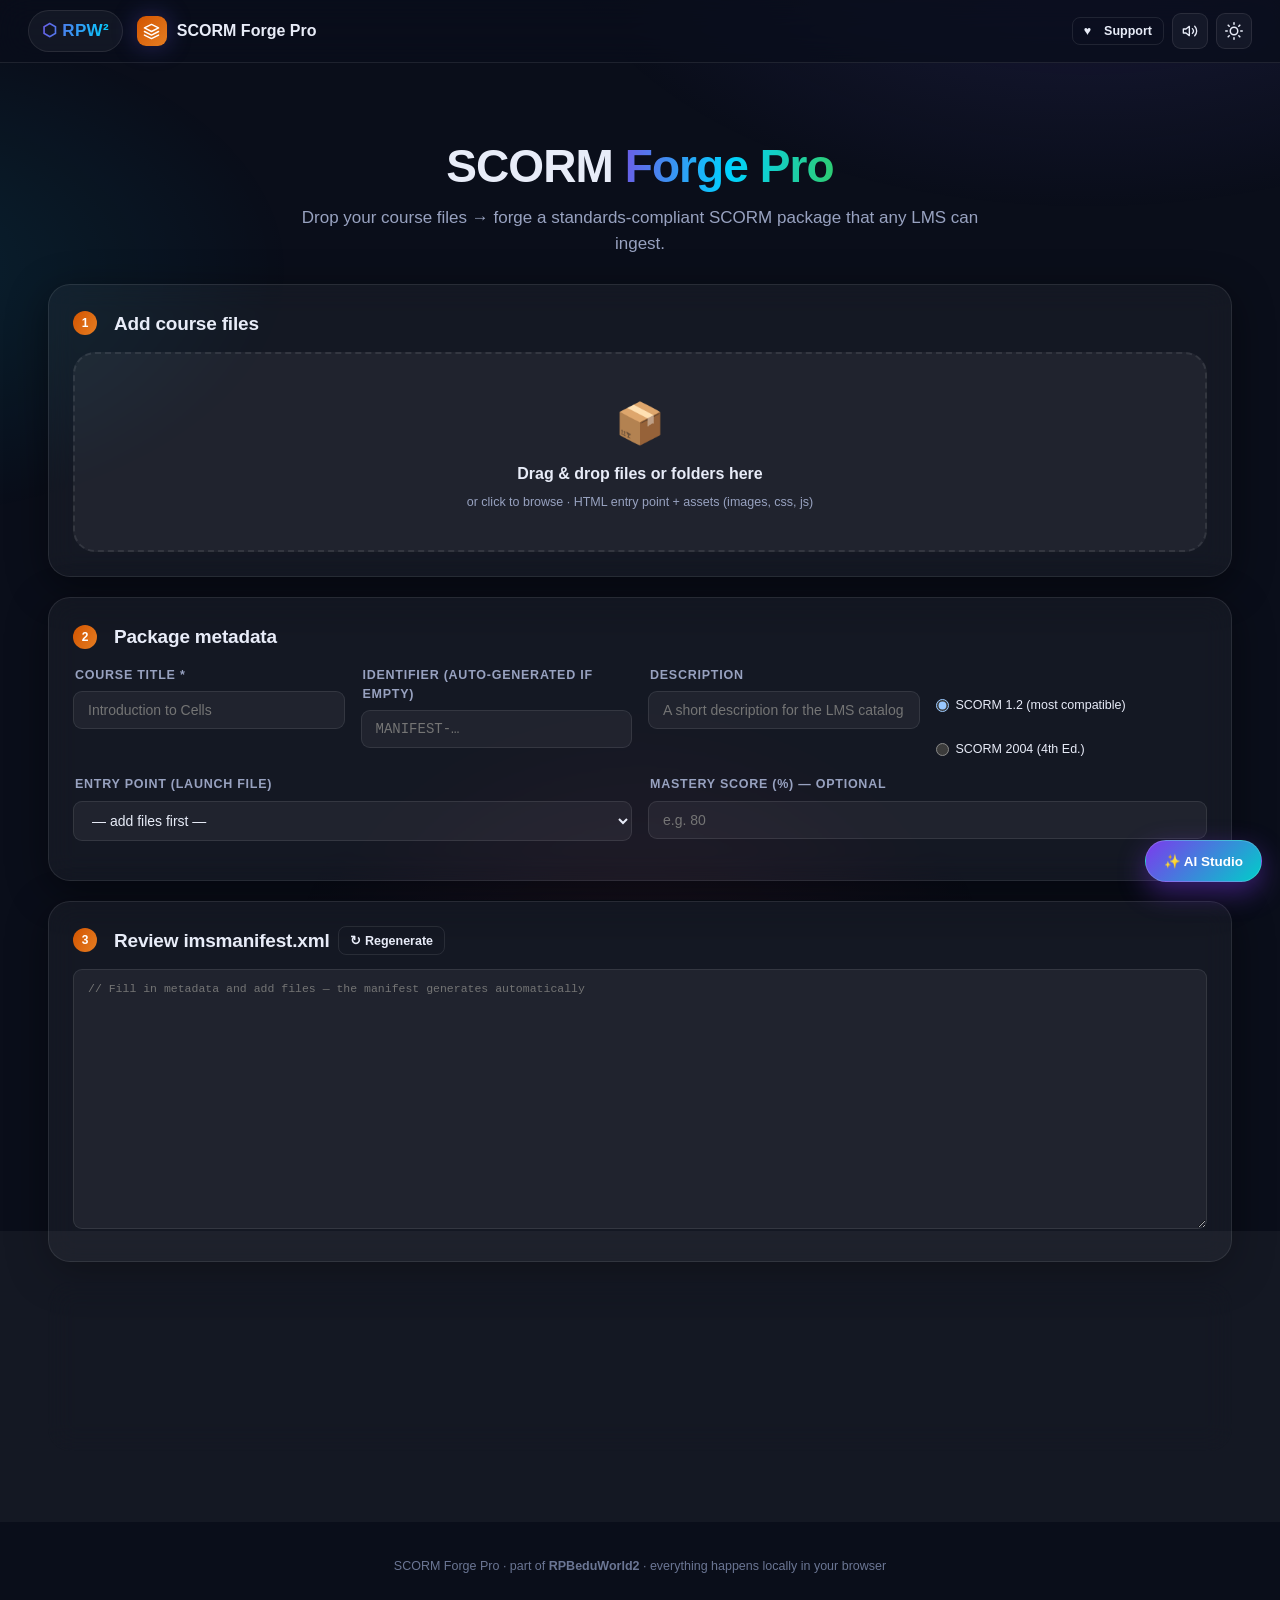
<file: apps/scorm-forge-pro/index.html>
<!DOCTYPE html>
<html lang="en" data-theme="dark" style="--app-hue1:#d35400;--app-hue2:#e67e22">
<head>
<meta charset="UTF-8">
<meta name="viewport" content="width=device-width, initial-scale=1.0">
<title>SCORM Forge Pro · RPBeduWorld2</title>
<meta name="description" content="Package any web content into a SCORM 1.2 / 2004 zip with a visual manifest editor.">
<link rel="icon" href="../../shared/favicon.svg">
<link rel="stylesheet" href="../../shared/rpw2.css">
<style>
  .dropzone { border:2px dashed var(--glass-brd); border-radius:var(--rpw-radius-lg); padding:38px 20px; text-align:center; transition:all .25s ease; cursor:pointer; background:var(--input-bg); }
  .dropzone:hover, .dropzone.drag { border-color:var(--app-hue2); background:color-mix(in srgb,var(--app-hue2) 7%, transparent); box-shadow:var(--glow); }
  .file-row { display:flex; align-items:center; gap:10px; padding:9px 12px; border-bottom:1px solid var(--glass-brd); font-size:13px; }
  .file-row:last-child{border:none;}
  .file-row .path{font-family:var(--rpw-mono);font-size:12px;}
  .two-col { display:grid; grid-template-columns:1fr 1fr; gap:16px; align-items:start; }
  @media (max-width:900px){ .two-col{grid-template-columns:1fr;} }
  textarea.manifest { min-height:260px; font-family:var(--rpw-mono); font-size:11.5px; line-height:1.5; white-space:pre; }
  .step-dot { display:inline-grid; place-items:center; width:24px; height:24px; border-radius:50%; background:linear-gradient(120deg,var(--app-hue1),var(--app-hue2)); color:#fff; font-weight:800; font-size:12px; margin-right:8px; flex:none; }
</style>
</head>
<body>
<header class="rpw-topbar">
  <a class="rpw-home" href="../../index.html"><b>⬡ RPW²</b></a>
  <div class="rpw-app-title"></div>
  <div class="rpw-topbar-actions"><button class="rpw-theme-toggle" aria-label="Toggle theme"></button></div>
</header>
<main class="rpw-container">
  <div class="rpw-hero rpw-rise">
    <h1>SCORM <span class="grad">Forge Pro</span></h1>
    <p>Drop your course files → forge a standards-compliant SCORM package that any LMS can ingest.</p>
  </div>

  <!-- STEP 1 -->
  <section class="rpw-panel mb-3 rpw-rise" style="animation-delay:.05s">
    <div class="rpw-section-title"><span class="step-dot">1</span> Add course files</div>
    <div class="dropzone" id="dz">
      <div style="font-size:40px;margin-bottom:8px">📦</div>
      <b>Drag & drop files or folders here</b>
      <p class="muted small mt-1">or click to browse · HTML entry point + assets (images, css, js)</p>
      <input type="file" id="fileInput" multiple hidden>
    </div>
    <div id="fileListWrap" class="hidden mt-3">
      <div class="row spread mb-2"><b class="small" id="fileCount"></b><button class="rpw-btn sm danger" id="btnClearFiles">Clear all</button></div>
      <div id="fileList"></div>
    </div>
  </section>

  <!-- STEP 2 -->
  <section class="rpw-panel mb-3 rpw-rise" style="animation-delay:.1s">
    <div class="rpw-section-title"><span class="step-dot">2</span> Package metadata</div>
    <div class="rpw-grid">
      <div class="rpw-field"><label class="rpw-label">Course title *</label><input class="rpw-input" id="fTitle" placeholder="Introduction to Cells"></div>
      <div class="rpw-field"><label class="rpw-label">Identifier (auto-generated if empty)</label><input class="rpw-input mono" id="fId" placeholder="MANIFEST-…"></div>
      <div class="rpw-field"><label class="rpw-label">Description</label><input class="rpw-input" id="fDesc" placeholder="A short description for the LMS catalog"></div>
      <div class="row wrap" style="gap:16px;margin-top:26px">
        <label class="small row" style="gap:7px;cursor:pointer"><input type="radio" name="scormVer" value="1.2" checked> SCORM 1.2 (most compatible)</label>
        <label class="small row" style="gap:7px;cursor:pointer"><input type="radio" name="scormVer" value="2004"> SCORM 2004 (4th Ed.)</label>
      </div>
    </div>
    <div class="two-col mt-2">
      <div class="rpw-field"><label class="rpw-label">Entry point (launch file)</label>
        <select class="rpw-select" id="fEntry"><option value="">— add files first —</option></select></div>
      <div class="rpw-field"><label class="rpw-label">Mastery score (%) — optional</label><input class="rpw-input" id="fMastery" type="number" min="0" max="100" placeholder="e.g. 80"></div>
    </div>
  </section>

  <!-- STEP 3 -->
  <section class="rpw-panel mb-3 rpw-rise" style="animation-delay:.15s">
    <div class="rpw-section-title"><span class="step-dot">3</span> Review imsmanifest.xml <button class="rpw-btn sm ghost" id="btnRegen" title="Regenerate from metadata">↻ Regenerate</button></div>
    <textarea class="rpw-textarea manifest" id="manifestOut" spellcheck="false" placeholder="// Fill in metadata and add files — the manifest generates automatically"></textarea>
  </section>

  <!-- STEP 4 -->
  <section class="rpw-panel rpw-rise" style="animation-delay:.2s">
    <div class="rpw-section-title"><span class="step-dot">4</span> Forge & download</div>
    <div class="row wrap spread">
      <div class="small muted" id="forgeStatus">Ready when you are.</div>
      <button class="rpw-btn primary lg" id="btnForge">⚒️ Forge SCORM package (.zip)</button>
    </div>
    <div class="tiny faint mt-2">Includes: imsmanifest.xml · API wrapper auto-injected into the launch file · correct schema/adlcp namespaces per version.</div>
  </section>
</main>
<footer class="rpw-footer">SCORM Forge Pro · part of <b>RPBeduWorld2</b> · everything happens locally in your browser</footer>
<script src="../../shared/vendor/jszip.min.js"></script>
<script src="../../shared/rpw2.js"></script>
<script src="../../shared/rpw2ai.js"></script>
<script src="../../shared/rpw2support.js"></script>
<script>
(function(){
"use strict";
const toast=RPW2.toast;
const esc=s=>String(s).replace(/[&<>"']/g,c=>({"&":"&amp;","<":"&lt;",">":"&gt;",'"':"&quot;","'":"&#39;"})[c]);
const $=s=>document.querySelector(s);
RPW2.initTopbar("SCORM Forge Pro","layers");

let files=[]; // {path, blob}

/* ---------- dropzone ---------- */
const dz=$("#dz");
dz.onclick=()=>$("#fileInput").click();
$("#fileInput").onchange=e=>addFiles([...e.target.files]);
["dragover","dragenter"].forEach(ev=>dz.addEventListener(ev,e=>{e.preventDefault();dz.classList.add("drag");}));
["dragleave","drop"].forEach(ev=>dz.addEventListener(ev,e=>{e.preventDefault();dz.classList.remove("drag");}));
dz.addEventListener("drop",e=>{
  const items=[...(e.dataTransfer.items||[])];
  const entries=items.map(i=>i.webkitGetAsEntry&&i.webkitGetAsEntry()).filter(Boolean);
  if(entries.length){entries.forEach(traverseEntry);}
  else addFiles([...e.dataTransfer.files]);
});
function traverseEntry(entry,path){
  path=path||"";
  if(entry.isFile){
    entry.file(f=>{ f._relPath=path+entry.name; addFiles([f]); });
  } else if(entry.isDirectory){
    const reader=entry.createReader();
    reader.readEntries(children=>children.forEach(ch=>traverseEntry(ch,path+entry.name+"/")));
  }
}
function addFiles(list){
  list.forEach(f=>{
    const path=f._relPath||f.webkitRelativePath||f.name;
    if(!files.some(x=>x.path===path))files.push({path,blob:f});
  });
  paintFiles();regenManifest();
}
function paintFiles(){
  $("#fileListWrap").classList.toggle("hidden",!files.length);
  $("#fileCount").textContent=files.length+" file"+(files.length!==1?"s":"");
  $("#fileList").innerHTML=files.map((f,i)=>'<div class="file-row">'+RPW2.icon("file",14)+
    '<span class="path grow truncate">'+esc(f.path)+'</span>'+
    '<span class="faint tiny">'+fmtSize(f.blob.size)+'</span>'+
    '<button class="rpw-btn icon-only" data-rm="'+i+'" aria-label="Remove file" style="width:28px;height:28px">'+RPW2.icon("x",13)+'</button></div>').join("");
  // entry select
  const sel=$("#fEntry"),cur=sel.value;
  const htmls=files.filter(f=>/\.html?$/i.test(f.path)).map(f=>f.path);
  sel.innerHTML=htmls.length?htmls.map(p=>'<option>'+esc(p)+'</option>').join(""):'<option value="">— no html files —</option>';
  if(cur&&htmls.includes(cur))sel.value=cur;
  updateStatus();
}
$("#fileList").addEventListener("click",e=>{
  const b=e.target.closest("[data-rm]");if(!b)return;
  files.splice(+b.dataset.rm,1);paintFiles();regenManifest();
});
$("#btnClearFiles").onclick=async()=>{
  if(await RPW2.confirm({title:"Clear all files?",danger:true,yesLabel:"Clear"})){files=[];paintFiles();regenManifest();}
};
function fmtSize(n){return n>1048576?(n/1048576).toFixed(1)+" MB":n>1024?(n/1024).toFixed(1)+" KB":n+" B";}

/* ---------- manifest generation ---------- */
function meta(){
  return {
    id:$("#fId").value.trim()||autoId(),
    title:$("#fTitle").value.trim()||"Untitled Course",
    desc:$("#fDesc").value.trim(),
    ver:(document.querySelector('input[name="scormVer"]:checked')||{}).value==="2004"?"2004":"1.2",
    entry:$("#fEntry").value,
    mastery:$("#fMastery").value
  };
}
function autoId(){return "MANIFEST-"+Math.random().toString(36).slice(2,10).toUpperCase();}
function genManifest(){
  const m=meta();
  if(m.ver==="1.2"){
    return '<?xml version="1.0" encoding="UTF-8"?>\n'+
    '<manifest identifier="'+esc(m.id)+'" version="1.0"\n'+
    '          xmlns="http://www.imsproject.org/xsd/imscp_rootv1p1p2"\n'+
    '          xmlns:adlcp="http://www.adlnet.org/xsd/adlcp_rootv1p2"\n'+
    '          xmlns:xsi="http://www.w3.org/2001/XMLSchema-instance"\n'+
    '          xsi:schemaLocation="http://www.imsproject.org/xsd/imscp_rootv1p1p2 imscp_rootv1p1p2.xsd\n'+
    '                              http://www.imsglobal.org/xsd/imsmd_rootv1p2p1 imsmd_rootv1p2p1.xsd\n'+
    '                              http://www.adlnet.org/xsd/adlcp_rootv1p2 adlcp_rootv1p2.xsd">\n'+
    '  <metadata><schema>ADL SCORM</schema><schemaversion>1.2</schemaversion></metadata>\n'+
    '  <organizations default="ORG-1">\n'+
    '    <organization identifier="ORG-1">\n'+
    '      <title>'+esc(m.title)+'</title>\n'+
    '      <item identifier="ITEM-1" isvisible="true" identifierref="RES-1">\n'+
    '        <title>'+esc(m.title)+'</title>\n'+(m.mastery?'        <adlcp:masteryscore>'+(+m.mastery||80)+'</adlcp:masteryscore>\n':"")+
    '      </item>\n'+
    '    </organization>\n'+
    '  </organizations>\n'+
    '  <resources>\n'+
    '    <resource identifier="RES-1" type="webcontent" adlcp:scormtype="sco" href="'+esc(m.entry||"index.html")+'">\n'+
    files.map(f=>'      <file href="'+esc(f.path)+'"/>').join("\n")+"\n"+
    '    </resource>\n'+
    '  </resources>\n'+
    '</manifest>';
  }
  return '<?xml version="1.0" encoding="UTF-8"?>\n'+
  '<manifest identifier="'+esc(m.id)+'" version="1.0"\n'+
  '          xmlns="http://www.imsglobal.org/xsd/imscp_v1p1"\n'+
  '          xmlns:adlcp="http://www.adlnet.org/xsd/adlcp_v1p3"\n'+
  '          xmlns:adlseq="http://www.adlnet.org/xsd/adlseq_v1p3"\n'+
  '          xmlns:adlnav="http://www.adlnet.org/xsd/adlnav_v1p3"\n'+
  '          xmlns:imsss="http://www.imsglobal.org/xsd/imsss"\n'+
  '          xmlns:xsi="http://www.w3.org/2001/XMLSchema-instance"\n'+
  '          xsi:schemaLocation="http://www.imsglobal.org/xsd/imscp_v1p1 imscp_v1p1.xsd\n'+
  '                              http://www.adlnet.org/xsd/adlcp_v1p3 adlcp_v1p3.xsd\n'+
  '                              http://www.adlnet.org/xsd/adlseq_v1p3 adlseq_v1p3.xsd\n'+
  '                              http://www.adlnet.org/xsd/adlnav_v1p3 adlnav_v1p3.xsd\n'+
  '                              http://www.imsglobal.org/xsd/imsss imsss_v1p0.xsd">\n'+
  '  <metadata><schema>ADL SCORM</schema><schemaversion>2004 4th Edition</schemaversion></metadata>\n'+
  '  <organizations default="ORG-1">\n'+
  '    <organization identifier="ORG-1">\n'+
  '      <title>'+esc(m.title)+'</title>\n'+
  '      <item identifier="ITEM-1" isvisible="true" identifierref="RES-1">\n'+
  '        <title>'+esc(m.title)+'</title>\n'+
  '        <imsss:sequencing><imsss:deliveryControls completionSetByContent="true" objectiveSetByContent="true"/></imsss:sequencing>\n'+
  '      </item>\n'+
  '    </organization>\n'+
  '  </organizations>\n'+
  '  <resources>\n'+
  '    <resource identifier="RES-1" type="webcontent" adlcp:scormType="sco" href="'+esc(m.entry||"index.html")+'">\n'+
  files.map(f=>'      <file href="'+esc(f.path)+'"/>').join("\n")+"\n"+
  '    </resource>\n'+
  '  </resources>\n'+
  '</manifest>';
}
function regenManifest(){ $("#manifestOut").value = files.length?genManifest():""; updateStatus(); }
["change"].forEach(ev=>{
  ["#fTitle","#fId","#fDesc","#fEntry","#fMastery"].forEach(sel=>$(sel).addEventListener(ev,regenManifest));
});
document.querySelectorAll('input[name="scormVer"]').forEach(r=>r.addEventListener("change",regenManifest));
$("#btnRegen").onclick=()=>{regenManifest();toast("Manifest regenerated","ok");};

/* ---------- API wrapper injection ---------- */
function injectApiWrapper(html,m){
  const wrapper='<script>\n'+
  '// SCORM API finder (injected by SCORM Forge Pro)\n'+
  '(function(){\n'+
  '  var api=null;\n'+
  '  function find(win,depth){try{while(win&&depth<12){if(win.API)return win.API;if(win.parent&&win.parent===win)break;win=win.parent;depth++;}}catch(e){}return null;}\n'+
  '  '+((m.ver==="1.2")
    ?'api=find(window,0)||find(window.opener,0);\n  window.SCORM={init:function(){return api?api.LMSInitialize(""):"false";},set:function(k,v){return api?api.LMSSetValue(k,v):"false";},get:function(k){return api?api.LMSGetValue(k):"";},commit:function(){return api?api.LMSCommit(""):"false";},finish:function(){return api?api.LMSFinish(""):"false";}};'
    :'api=(function(w,d){try{while(w&&d<12){if(w.API_1484_11)return w.API_1484_11;w=w.parent;d++;}}catch(e){}return null;})(window,0)||find(window.opener,0);\n  window.SCORM={init:function(){return api?api.Initialize(""):"false";},set:function(k,v){return api?api.SetValue(k,v):"false";},get:function(k){return api?api.GetValue(k):"";},commit:function(){return api?api.Commit(""):"false";},finish:function(){return api?api.Terminate(""):"false";}};')+
  '\n  window.addEventListener("unload",function(){window.SCORM.finish();});\n})();\n<\/scr'+'ipt>';
  if(/<head[^>]*>/i.test(html))return html.replace(/<head[^>]*>/i,"$&\n"+wrapper);
  return wrapper+html;
}

/* ---------- forge ---------- */
$("#btnForge").onclick=async()=>{
  const m=meta();
  if(!files.length){toast("Add course files first","err");return;}
  if(!$("#fTitle").value.trim()){toast("Course title is required","err");$("#fTitle").focus();return;}
  if(!m.entry){toast("Select an HTML entry point","err");return;}
  $("#forgeStatus").innerHTML='Forging…'; 
  try{
    const zip=new JSZip();
    let entryBlob=null;
    for(const f of files){
      if(f.path===m.entry){
        let txt=await f.blob.text();
        txt=injectApiWrapper(txt,m);
        entryBlob=new Blob([txt],{type:"text/html"});
        zip.file(f.path,txt);
      } else zip.file(f.path,f.blob);
    }
    const manifest=$("#manifestOut").value||genManifest();
    zip.file("imsmanifest.xml",manifest);
    const out=await zip.generateAsync({type:"blob",compression:"DEFLATE"});
    RPW2.download(slugify(m.title)+"_SCORM"+(m.ver==="2004"?"2004":"1.2")+".zip",out,"application/zip");
    $("#forgeStatus").innerHTML='<span style="color:var(--rpw-ok)">✔ Forged!</span> '+files.length+' files packaged ('+fmtSize(out.size)+'). Import this zip into your LMS.';
    toast("SCORM package forged!","ok");RPW2.confetti();
  }catch(e){$("#forgeStatus").textContent="Failed: "+e.message;toast("Forge failed: "+e.message,"err");}
};
function updateStatus(){
  const m=meta();
  $("#forgeStatus").textContent=!files.length?"Waiting for files…":!$("#fTitle").value.trim()?"Add a course title":!m.entry?"Select an HTML entry point":"Ready to forge ⚒️";
}
function slugify(s){return String(s).toLowerCase().replace(/[^a-z0-9]+/g,"-").replace(/^-|-$/g,"")||"package";}
updateStatus();

/* ================= AI STUDIO — metadata writer ================= */
RPW2.AI.attachFab(()=>RPW2.AI.studio({
 title:"✨ AI Metadata Writer",
 subtitle:"Describe the course in a few words — get LMS-ready title, description and mastery score.",
 fields:[
  {id:"topic",label:"What is this course about?",placeholder:"e.g. Onboarding for warehouse staff, Cell biology unit"},
  {id:"audience",label:"Audience (optional)",placeholder:"e.g. new employees, high-school students"}
 ],
 buildPrompt:v=>`Write SCORM package metadata for a course on "${v.topic}"${v.audience?(" for "+v.audience):""}. Respond ONLY as JSON {"title":"...","desc":"one or two sentence LMS catalog description","mastery":80}.`,
 offline:v=>{
  const g=RPW2.AI.gen,r=g.rng(v.topic+Math.random()),t=g.T(v.topic);
  return {title:t,
   desc:`A focused micro-course on ${v.topic.toLowerCase()}${v.audience?(" designed for "+v.audience):""}, combining clear explanations with checkpoint assessments to verify mastery.`+(g.gloss(v.topic)?" "+g.gloss(v.topic):""),
   mastery:[70,75,80,85][Math.floor(r()*4)]};
 },
 preview:d=>`<div class="ai-item"><b>${RPW2.escapeHtml(d.title)}</b><br><span class="muted small">${RPW2.escapeHtml(d.desc)}</span><br><span class="tiny">Suggested mastery score: <b>${d.mastery}%</b></span></div>`,
 validate:d=>({title:String(d.title||"Untitled Course").slice(0,120),desc:String(d.desc||d.description||"").slice(0,300),mastery:Math.min(100,Math.max(0,+d.mastery||80))}),
 onData:(d,src,close)=>{
  $("#fTitle").value=d.title;$("#fDesc").value=d.desc;
  if(!$("#fMastery").value)$("#fMastery").value=d.mastery;
  regenManifest();close();
  toast(`Metadata written (${src==="gemini"?"Gemini":"smart generator"})`,"ok");
 }
}));
})();
</script>
</body>
</html>
</file>
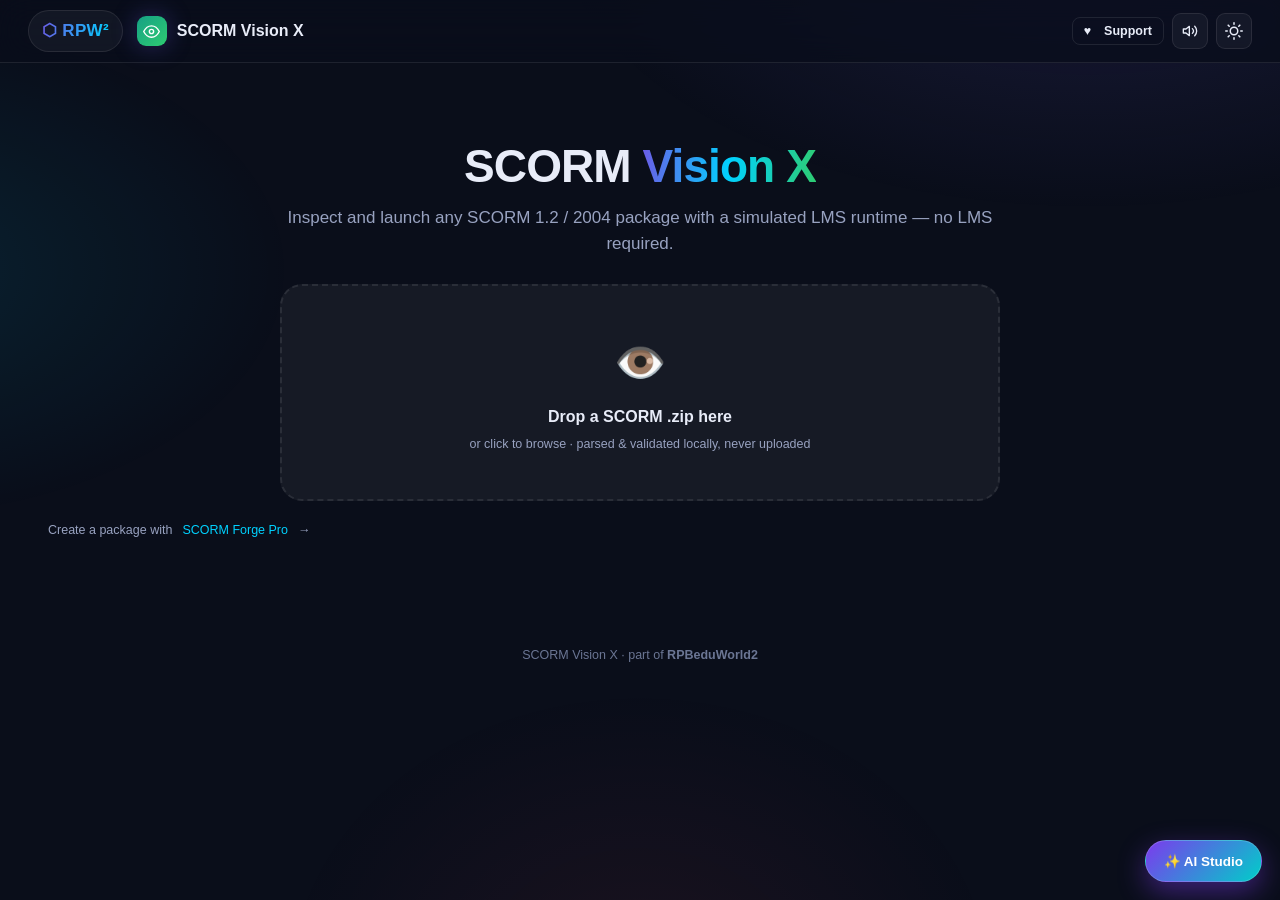
<file: apps/scorm-vision-x/index.html>
<!DOCTYPE html>
<html lang="en" data-theme="dark" style="--app-hue1:#16a085;--app-hue2:#2ecc71">
<head>
<meta charset="UTF-8">
<meta name="viewport" content="width=device-width, initial-scale=1.0">
<title>SCORM Vision X · RPBeduWorld2</title>
<meta name="description" content="Open, inspect, validate and preview any SCORM package — fully in your browser.">
<link rel="icon" href="../../shared/favicon.svg">
<link rel="stylesheet" href="../../shared/rpw2.css">
<style>
  .dropzone { border:2px dashed var(--glass-brd); border-radius:var(--rpw-radius-lg); padding:44px 20px; text-align:center; transition:all .25s ease; cursor:pointer; background:var(--input-bg); }
  .dropzone:hover,.dropzone.drag{border-color:var(--app-hue2);background:color-mix(in srgb,var(--app-hue2) 7%,transparent);box-shadow:var(--glow);}
  .tree { font-family:var(--rpw-mono); font-size:12px; line-height:1.9; max-height:300px; overflow:auto; }
  .tree div:hover{background:var(--hover);}
  .val-row{display:flex;gap:9px;align-items:flex-start;padding:7px 0;border-bottom:1px solid var(--glass-brd);font-size:13px;}
  .val-row:last-child{border:none;}
  #previewFrame { width:100%; height:min(62vh,640px); border:none; border-radius:12px; background:#fff; }
</style>
</head>
<body>
<header class="rpw-topbar">
  <a class="rpw-home" href="../../index.html"><b>⬡ RPW²</b></a>
  <div class="rpw-app-title"></div>
  <div class="rpw-topbar-actions"><button class="rpw-theme-toggle" aria-label="Toggle theme"></button></div>
</header>
<main class="rpw-container">

  <section id="loadView">
    <div class="rpw-hero rpw-rise"><h1>SCORM <span class="grad">Vision X</span></h1>
      <p>Inspect and launch any SCORM 1.2 / 2004 package with a simulated LMS runtime — no LMS required.</p></div>
    <div class="dropzone rpw-rise" id="dz" style="animation-delay:.06s;max-width:720px;margin:0 auto">
      <div style="font-size:42px;margin-bottom:10px">👁️</div>
      <b>Drop a SCORM .zip here</b>
      <p class="muted small mt-1">or click to browse · parsed &amp; validated locally, never uploaded</p>
      <input type="file" id="fileInput" accept=".zip" hidden>
    </div>
    <div class="row mt-3 center small muted">Create a package with <a href="../scorm-forge-pro/index.html">SCORM Forge Pro</a> →</div>
  </section>

  <section id="inspectView" class="hidden">
    <div class="row wrap spread mb-3">
      <div><h2 id="pkgTitle" style="font-size:20px"></h2><span class="small muted" id="pkgMeta"></span></div>
      <div class="rpw-btn-row">
        <span class="rpw-badge ok" id="verBadge"></span>
        <button class="rpw-btn sm danger" id="btnEject">Eject package</button>
      </div>
    </div>

    <div class="rpw-grid mb-3">
      <section class="rpw-panel">
        <div class="rpw-section-title">Package contents <small id="fileCountLbl"></small></div>
        <div class="tree" id="fileTree"></div>
      </section>
      <section class="rpw-panel">
        <div class="rpw-section-title">Validation report</div>
        <div id="validation"></div>
      </section>
    </div>

    <section class="rpw-panel">
      <div class="row wrap spread mb-2">
        <div class="rpw-section-title" style="margin:0">Runtime preview <small>sandboxed SCO with simulated LMS API</small></div>
        <div class="rpw-btn-row">
          <select class="rpw-select" id="scoSelect" style="max-width:260px"></select>
          <button class="rpw-btn primary sm" id="btnRelaunch">↻ Relaunch</button>
        </div>
      </div>
      <iframe id="previewFrame" title="SCO preview" sandbox="allow-scripts allow-same-origin allow-forms allow-popups"></iframe>
      <div class="tiny faint mt-2">Runtime state captured from the simulated LMS API:</div>
      <div class="row wrap tiny mono muted mt-1" id="runtimeState"></div>
    </section>
  </section>
</main>
<footer class="rpw-footer">SCORM Vision X · part of <b>RPBeduWorld2</b></footer>
<script src="../../shared/vendor/jszip.min.js"></script>
<script src="../../shared/rpw2.js"></script>
<script src="../../shared/rpw2ai.js"></script>
<script src="../../shared/rpw2support.js"></script>
<script>
(function(){
"use strict";
const toast=RPW2.toast;
const esc=s=>String(s).replace(/[&<>"']/g,c=>({"&":"&amp;","<":"&lt;",">":"&gt;",'"':"&quot;","'":"&#39;"})[c]);
const $=s=>document.querySelector(s);
RPW2.initTopbar("SCORM Vision X","eye");

let pkg=null;

const dz=$("#dz");
dz.onclick=()=>$("#fileInput").click();
$("#fileInput").onchange=e=>{if(e.target.files[0])loadZip(e.target.files[0]);};
["dragover","dragenter"].forEach(ev=>dz.addEventListener(ev,e=>{e.preventDefault();dz.classList.add("drag");}));
["dragleave","drop"].forEach(ev=>dz.addEventListener(ev,e=>{e.preventDefault();dz.classList.remove("drag");}));
dz.addEventListener("drop",e=>{const f=e.dataTransfer.files[0];if(f)loadZip(f);});

async function loadZip(file){
  if(!/\.zip$/i.test(file.name)){toast("Please provide a .zip file","err");return;}
  toast("Unpacking "+file.name+"…","info");
  try{
    const zip=await JSZip.loadAsync(file);
    const files={};let manifestXml=null;
    for(const n of Object.keys(zip.files)){
      const zf=zip.files[n];
      if(zf.dir)continue;
      files[n]=await zf.async("blob");
      if(/imsmanifest\.xml$/i.test(n))manifestXml=await zf.async("text");
    }
    if(!manifestXml)throw new Error("imsmanifest.xml not found — not a SCORM package?");
    pkg={name:file.name,files,manifestXml};
    parseManifest();
    paint();
    toast("Loaded: "+Object.keys(files).length+" files","ok");
    RPW2.sfx.ok();
  }catch(e){toast("Load failed: "+e.message,"err");}
}
function xmlParse(xml){return new DOMParser().parseFromString(xml,"application/xml");}

function parseManifest(){
  const doc=xmlParse(pkg.manifestXml);
  pkg.version=(pkg.manifestXml.match(/<schemaversion>([^<]+)/i)||[])[1]||"unknown";
  pkg.scos=[];
  const resources={};
  doc.querySelectorAll("resource").forEach(r=>{
    let st="";
    ["adlcp:scormtype","adlcp:scormType","scormtype"].forEach(tn=>{
      const els=r.getElementsByTagName(tn);
      if(els.length)st=els[0].textContent;
    });
    resources[r.getAttribute("identifier")]={href:r.getAttribute("href")||"",sco:/sco/i.test(st)};
  });
  doc.querySelectorAll("item").forEach(it=>{
    const ref=it.getAttribute("identifierref");
    if(ref&&resources[ref]){
      const t=it.getElementsByTagName("title");
      pkg.scos.push({id:ref,title:t.length?t[0].textContent:"(untitled)",href:resources[ref].href});
    }
  });
  if(!pkg.scos.length){
    const first=Object.entries(resources).find(([k,r])=>r.href);
    if(first)pkg.scos.push({id:first[0],title:"(default resource)",href:first[1].href});
  }
  pkg.entry=pkg.scos.length?pkg.scos[0].href:null;
  // validation
  const missing=[];
  doc.querySelectorAll("resource").forEach(r=>{
    r.querySelectorAll("file").forEach(f=>{
      const href=f.getAttribute("href");
      if(href&&!pkg.files[href])missing.push(href);
    });
  });
  pkg.validation=[
    {ok:true,label:"imsmanifest.xml found"},
    {ok:!doc.querySelector("parsererror"),label:"Manifest is well-formed XML"},
    {ok:/<schema>/i.test(pkg.manifestXml),label:"ADL SCORM schema declared"},
    {ok:!!pkg.version&&pkg.version!=="unknown",label:"Schemaversion",detail:pkg.version},
    {ok:doc.querySelectorAll("organization").length>0,label:"Organization present"},
    {ok:pkg.scos.length>0,label:"Launchable item(s)",detail:pkg.scos.length+" found"},
    {ok:pkg.entry?!!pkg.files[pkg.entry]:false,label:"Entry file exists",detail:pkg.entry||"—"},
    {ok:missing.length===0,label:"All referenced files present",detail:missing.length?missing.length+" missing: "+missing.slice(0,3).join(", "):"complete"}
  ];
}

function paint(){
  $("#loadView").classList.add("hidden");
  $("#inspectView").classList.remove("hidden");
  $("#pkgTitle").textContent=pkg.name;
  $("#pkgMeta").textContent=Object.keys(pkg.files).length+" files";
  $("#verBadge").textContent=pkg.version;
  $("#fileCountLbl").textContent="("+Object.keys(pkg.files).length+")";
  $("#fileTree").innerHTML=Object.keys(pkg.files).sort().map(p=>"<div>"+esc(p)+"</div>").join("");
  $("#validation").innerHTML=pkg.validation.map(v=>
    '<div class="val-row"><span style="color:'+(v.ok?"var(--rpw-ok)":"var(--rpw-err)")+';flex:none">'+RPW2.icon(v.ok?"check":"x",15)+'</span>'+
    '<span class="grow">'+esc(v.label)+(v.detail?' <span class="faint tiny">— '+esc(v.detail)+"</span>":"")+"</span></div>").join("");
  $("#scoSelect").innerHTML=pkg.scos.map((s,i)=>'<option value="'+i+'">'+esc(s.title)+" — "+esc(s.href)+"</option>").join("");
  relaunch();
}
function relaunch(){
  if(!pkg||!pkg.entry)return;
  const sco=pkg.scos[+$("#scoSelect").value||0]||pkg.scos[0];
  const frame=$("#previewFrame");
  buildSandbox(sco,frame);
  paintRuntime({});
}
$("#btnRelaunch").onclick=relaunch;

/* Build a sandboxed document: blob URL of entry with rewritten relative asset links → blob URLs */
async function buildSandbox(sco,frame){
  try{
    const baseDir=sco.href.includes("/")?sco.href.slice(0,sco.href.lastIndexOf("/")+1):"";
    const cache={};
    async function toURL(path){
      const clean=path.replace(/^\.\//,"").split(/[?#]/)[0];
      const key=(baseDir+clean);
      const norm=key.replace(/[^/]+\.\.\//g,"");
      if(cache[norm])return cache[norm];
      let blob=pkg.files[norm];
      if(!blob){ // try basename search
        const bn=norm.split("/").pop();
        const hit=Object.keys(pkg.files).find(k=>k===bn||k.endsWith("/"+bn));
        if(hit)blob=pkg.files[hit];
      }
      if(!blob)return path; // leave as-is
      return cache[norm]=URL.createObjectURL(blob);
    }
    // fetch entry html
    let html=await (await blobOf(sco.href)).text();
    // rewrite src/href references
    html=html.replace(/(src|href)\s*=\s*["']([^"']+)["']/gi, async function(){return arguments[0];});
    // do the rewrite synchronously by pre-resolving common refs
    const refs=[...html.matchAll(/(?:src|href)\s*=\s*["']([^"']+)["']/gi)].map(m=>m[1]);
    const map={};
    for(const r of refs){
      if(/^(https?:|data:|blob:|#)/i.test(r))continue;
      map[r]=await toURL(r);
    }
    Object.keys(map).forEach(k=>{
      html=html.split('"'+k+'"').join('"'+map[k]+'"');
    });
    // inject simulated LMS API shim
    const shim='<script>\n'+
    '(function(){\n'+
    '  var state={initialized:false,terminated:false,data:{}};\n'+
    '  function report(call,args,val){try{parent.postMessage({rpwScormApi:call,args:[].slice.call(args),val:String(val)},"*");}catch(e){}}\n'+
    '  var api12={LMSInitialize:function(){state.initialized=true;report("Initialize",arguments,"true");return "true";},\n'+
    '    LMSFinish:function(){state.terminated=true;report("Finish",arguments,"true");return "true";},\n'+
    '    LMSGetValue:function(k){var v=state.data[k]||"";report("GetValue",[k],v);return v;},\n'+
    '    LMSSetValue:function(k,v){state.data[k]=v;report("Set",[k,v],"true");return "true";},\n'+
    '    LMSCommit:function(){report("Commit",arguments,"true");return "true";},\n'+
    '    LMSGetLastError:function(){return "0";},LMSGetErrorString:function(){return "No error";},LMSGetDiagnostic:function(){return "";}};\n'+
    '  var api2004={Initialize:function(){state.initialized=true;report("Initialize",arguments,"true");return "true";},\n'+
    '    Terminate:function(){state.terminated=true;report("Terminate",arguments,"true");return "true";},\n'+
    '    GetValue:function(k){var v=state.data[k]||"";report("GetValue",[k],v);return v;},\n'+
    '    SetValue:function(k,v){state.data[k]=v;report("Set",[k,v],"true");return "true";},\n'+
    '    Commit:function(){report("Commit",arguments,"true");return "true";},\n'+
    '    GetLastError:function(){return "0";},GetErrorString:function(){return "No error";},GetDiagnostic:function(){return "";}};\n'+
    '  function find(win,name,depth){try{while(win&&depth<12){if(win[name])return win[name];win=win.parent;depth++;}}catch(e){}return null;}\n'+
    '  window.API=find(window,"API",0)||(window.opener?find(window.opener,"API",0):null);\n'+
    '  window.API_1484_11=find(window,"API_1484_11",0)||(window.opener?find(window.opener,"API_1484_11",0):null);\n'+
    '  if(!window.API)window.API=api12;\n'+
    '  if(!window.API_1484_11)window.API_1484_11=api2004;\n'+
    '})();\n<\/scr'+'ipt>';
    if(/<head[^>]*>/i.test(html))html=html.replace(/<head[^>]*>/i,function(m){return m+shim;});
    else html=shim+html;
    const url=URL.createObjectURL(new Blob([html],{type:"text/html"}));
    frame.src=url;
    window.__runtimeData={};
  }catch(e){toast("Preview failed: "+e.message,"err");}
}
function blobOf(path){
  let blob=pkg.files[path];
  if(!blob){
    const hit=Object.keys(pkg.files).find(k=>k===path||k.endsWith("/"+path));
    if(hit)blob=pkg.files[hit];
  }
  if(!blob)throw new Error("entry file not found in package");
  return blob;
}
/* capture API calls from iframe via postMessage */
addEventListener("message",ev=>{
  const d=ev.data;
  if(d&&d.rpwScormApi){
    window.__runtimeData=window.__runtimeData||{};
    if(d.rpwScormApi==="Set")window.__runtimeData[d.args[0]]=d.args[1];
    paintRuntime(window.__runtimeData);
  }
});
function paintRuntime(data){
  const keys=Object.keys(data);
  $("#runtimeState").innerHTML=keys.length
    ? keys.map(k=>'<span class="rpw-badge">'+esc(k)+" = "+esc(String(data[k]).slice(0,40))+"</span>").join("")
    : '<span class="faint">no API activity yet — interact with the SCO</span>';
}
$("#btnEject").onclick=async()=>{
  if(await RPW2.confirm({title:"Eject package?",message:"Close and unload the current SCORM package.",yesLabel:"Eject"})){
    pkg=null;
    $("#previewFrame").src="about:blank";
    $("#inspectView").classList.add("hidden");
    $("#loadView").classList.remove("hidden");
  }
};

/* ================= AI STUDIO — fix advisor ================= */
const FIXKB={
 "Manifest is well-formed XML":"Re-export or hand-fix the XML — a parser error usually means an unclosed tag, bad entity or encoding mismatch. Open imsmanifest.xml in a validator and fix the first reported line first.",
 "ADL SCORM schema declared":"Add the <schema>ADL SCORM</schema> and <schemaversion>…</schemaversion> elements directly under <manifest>.",
 "Schemaversion":"Set <schemaversion> to 1.2 for SCORM 1.2 packages or 2004 4th Edition for SCORM 2004.",
 "Organization present":"Add an <organizations> block with at least one <organization> containing your items — many LMS refuse packages without it.",
 "Launchable item(s)":"Give at least one <item> a valid identifierref pointing to a <resource> with adlcp:scormType=\"sco\".",
 "Entry file exists":"The resource marked as launchable must reference its entry HTML via <file href=\"…\"> that exists in the zip.",
 "All referenced files present":"Every <file href> in the manifest must exist in the package. Re-zip including all assets, keeping paths relative."
};
RPW2.AI.attachFab(()=>{
 if(typeof pkg==="undefined"||!pkg||!pkg.validation){RPW2.toast("Load a SCORM package first","err");return;}
 const fails=pkg.validation.filter(v=>!v.ok);
 RPW2.AI.studio({
  title:"✨ AI Fix Advisor",
  subtitle:fails.length?(fails.length+" issue(s) detected — get targeted remediation steps."):"No issues detected — ask about best practices instead.",
  fields:[{id:"q",label:"Extra question (optional)",type:"textarea",placeholder:"e.g. Will this pass on Moodle?"}],
  buildPrompt:v=>`Here are the failing checks of a SCORM package: ${JSON.stringify(fails)}. Extra question: ${v.q||"none"}. Respond ONLY as JSON {"advice":[{"issue":"...","fix":"step-by-step remediation"}]}.`,
  offline:v=>{
   const advice=fails.length?fails.map(f=>({issue:f.label+(f.detail?(" ("+f.detail+")"):""),fix:FIXKB[f.label]||"Inspect the manifest section referenced by this check and correct it, then re-package."}))
    :[{issue:"Package looks healthy",fix:"Before uploading: test in SCORM Vision X sandbox, verify completion logic in the entry HTML, and try a second LMS preview if available."+(v.q?" (Your question needs a live key — add one in AI settings for deeper answers.)":"")}];
   return {advice};
  },
  preview:d=>(d.advice||[]).map(a=>`<div class="ai-item"><b>${RPW2.escapeHtml(a.issue)}</b><br><span class="small">${RPW2.escapeHtml(a.fix)}</span></div>`).join(""),
  validate:d=>({advice:Array.isArray(d)?d:(d.advice||[])}),
  onData:(d,src,close)=>{
   close();
   RPW2.modal("✨ Remediation plan ("+(src==="gemini"?"Gemini":"smart generator")+")",
    '<div class="ai-out">'+(d.advice||[]).map(a=>'<div class="ai-item"><b>'+RPW2.escapeHtml(String(a.issue))+"</b><br><span class='small'>"+RPW2.escapeHtml(String(a.fix))+"</span></div>").join("")+'</div>'+
    '<div class="row spread mt-2"><span class="tiny muted">Copy this into your authoring tool notes.</span><button class="rpw-btn sm" id="aiCopy">Copy</button></div>',
    bd=>{bd.querySelector("#aiCopy").onclick=()=>{navigator.clipboard&&navigator.clipboard.writeText((d.advice||[]).map(a=>"• "+a.issue+": "+a.fix).join("\n\n"));RPW2.toast("Copied","ok");};});
  }
 });
});
})();
</script>
</body>
</html>
</file>
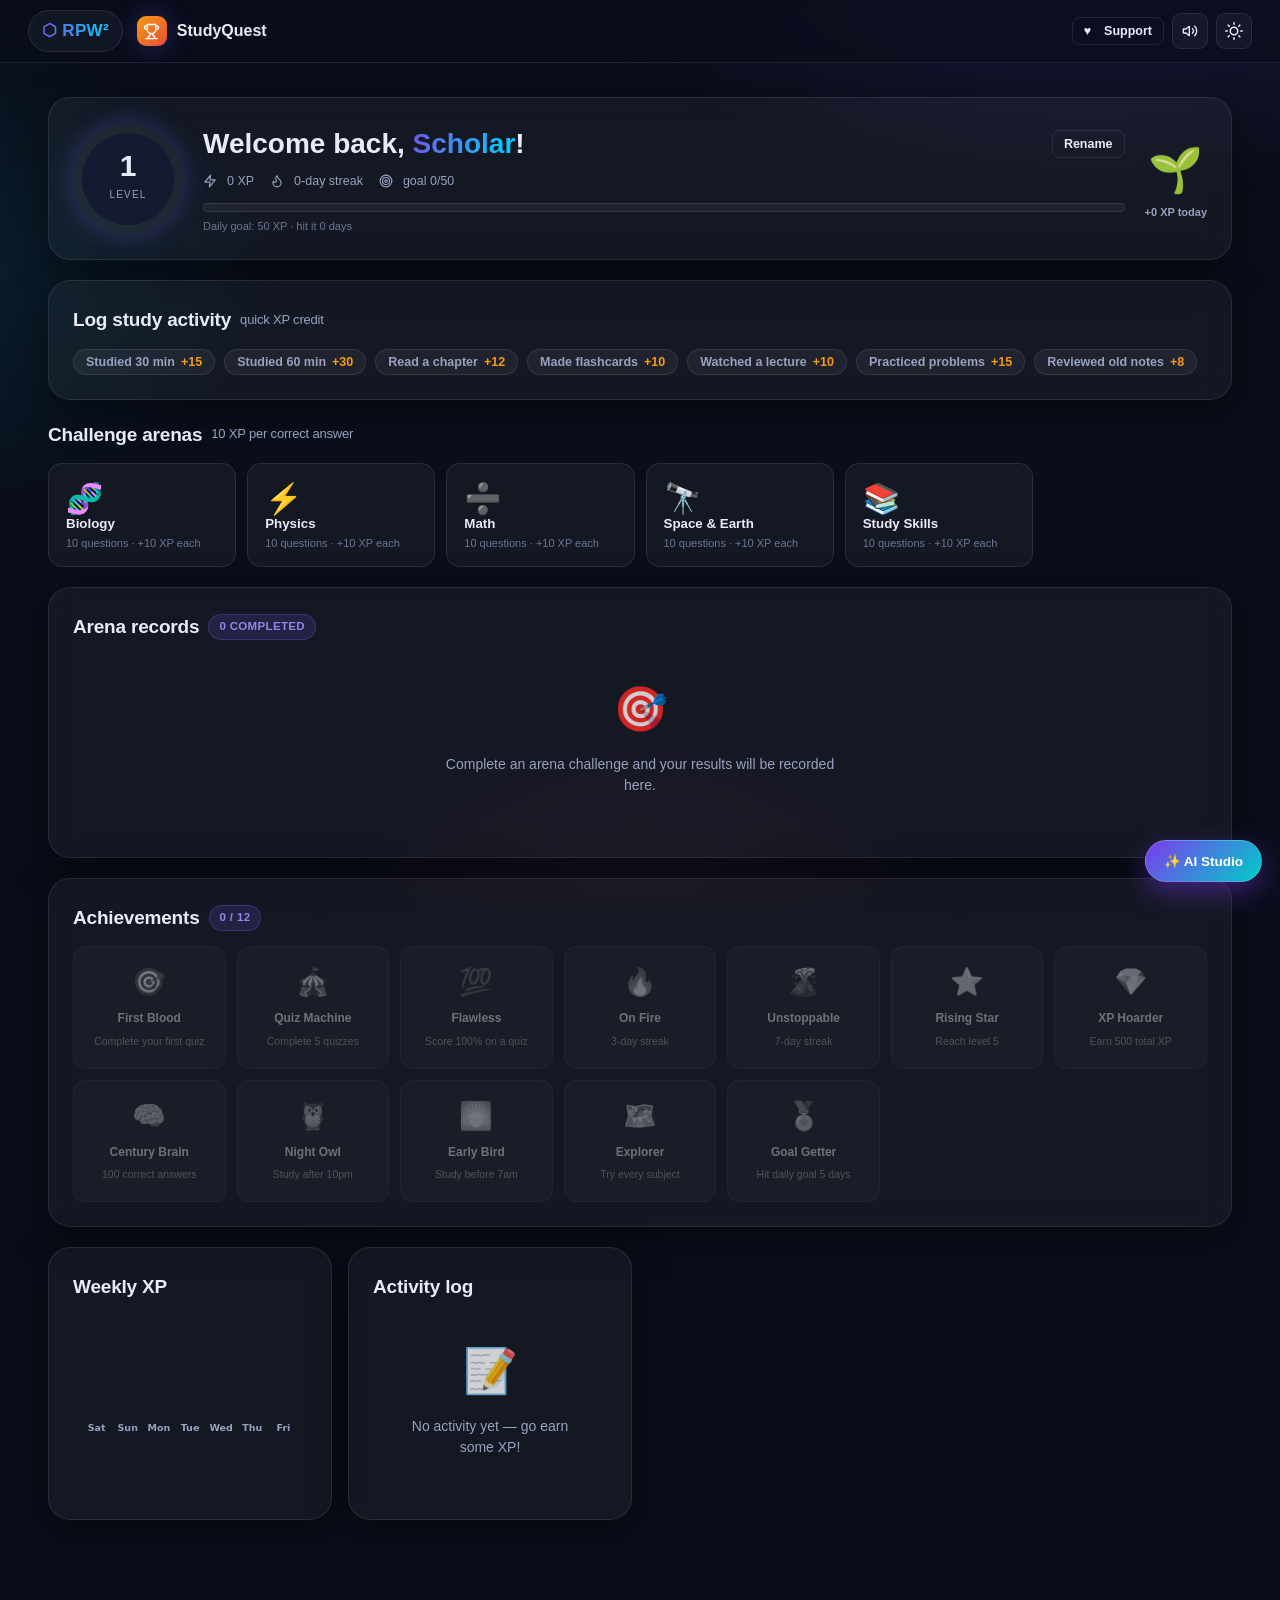
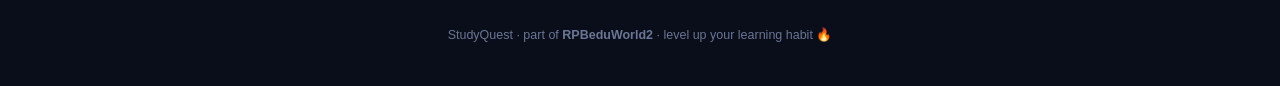
<file: apps/studyquest/index.html>
<!DOCTYPE html>
<html lang="en" data-theme="dark" style="--app-hue1:#f39c12;--app-hue2:#e74c3c">
<head>
<meta charset="UTF-8">
<meta name="viewport" content="width=device-width, initial-scale=1.0">
<title>StudyQuest · RPBeduWorld2</title>
<meta name="description" content="Gamified study hub: earn XP, build streaks, unlock achievements, hit daily goals.">
<link rel="icon" href="../../shared/favicon.svg">
<link rel="stylesheet" href="../../shared/rpw2.css">
<style>
  .hero-card { display:grid; grid-template-columns:auto 1fr auto; gap:20px; align-items:center; }
  @media (max-width:700px){ .hero-card{grid-template-columns:1fr;} }
  .level-ring { width:110px; height:110px; border-radius:50%; display:grid; place-items:center; position:relative;
    background:conic-gradient(var(--app-hue1) calc(var(--p)*1%), var(--input-bg) 0);
    box-shadow:var(--glow); flex:none; }
  .level-ring::before { content:""; position:absolute; inset:9px; border-radius:50%; background:var(--panel-solid); }
  .level-ring .lv { position:relative; text-align:center; z-index:1; }
  .level-ring .lv b { font-size:30px; font-weight:900; display:block; line-height:1; }
  .level-ring .lv span { font-size:10px; letter-spacing:.12em; color:var(--txt-2); text-transform:uppercase; }
  .ach-grid { display:grid; grid-template-columns:repeat(auto-fill,minmax(150px,1fr)); gap:11px; }
  .ach { text-align:center; padding:15px 9px; border-radius:13px; border:1px solid var(--glass-brd); background:var(--input-bg); opacity:.42; filter:grayscale(1); transition:all .3s ease; }
  .ach.unlocked { opacity:1; filter:none; border-color:color-mix(in srgb,var(--app-hue1) 45%, transparent); background:linear-gradient(160deg, color-mix(in srgb,var(--app-hue1) 12%, transparent), transparent); box-shadow:var(--glow); }
  .ach .ico { font-size:27px; margin-bottom:5px; }
  .ach b { display:block; font-size:12px; }
  .ach small { font-size:10.5px; color:var(--txt-2); }
  .subj-grid { display:grid; grid-template-columns:repeat(auto-fill,minmax(170px,1fr)); gap:11px; }
  .subj { padding:17px; border-radius:14px; border:1px solid var(--glass-brd); background:var(--panel); cursor:pointer; transition:all .18s ease; text-align:left; color:var(--txt); }
  .subj:hover { transform:translateY(-4px); border-color:var(--app-hue2); box-shadow:var(--glow); }
  canvas.chart{width:100%;height:130px;display:block;}
  .log-item { display:flex; align-items:center; gap:10px; padding:8px 4px; border-bottom:1px solid var(--glass-brd); font-size:13px; }
  .log-item:last-child{border-bottom:none;}
  /* ---- quiz options: big, readable, tap-friendly ---- */
  #opts{display:flex;flex-direction:column;gap:10px;margin-top:8px}
  .quiz-opt{display:flex;align-items:center;width:100%;text-align:left;padding:13px 15px;border-radius:13px;
    border:1px solid var(--glass-brd);background:var(--input-bg);color:var(--txt);font-size:15px;line-height:1.45;
    font-family:inherit;cursor:pointer;transition:transform .14s ease,border-color .14s ease,box-shadow .14s ease}
  .quiz-opt:hover:not(:disabled){transform:translateY(-2px);border-color:var(--app-hue1);box-shadow:var(--glow)}
  .quiz-opt:focus-visible{outline:2px solid var(--app-hue1);outline-offset:2px}
  .quiz-opt:disabled{cursor:default;opacity:.85}
  .quiz-opt .key{flex:none;display:inline-grid;place-items:center;width:26px;height:26px;margin-right:12px;border-radius:8px;
    background:color-mix(in srgb,var(--app-hue1) 16%,transparent);font-weight:800;font-size:12.5px;color:var(--txt)}
  .quiz-opt.right{border-color:#2ecc71;background:color-mix(in srgb,#2ecc71 15%,var(--input-bg));animation:optPop .45s ease}
  .quiz-opt.right .key{background:#2ecc71;color:#04240f}
  .quiz-opt.wrong{border-color:#e74c3c;background:color-mix(in srgb,#e74c3c 13%,var(--input-bg))}
  @keyframes optPop{0%{transform:scale(1)}45%{transform:scale(1.025)}100%{transform:scale(1)}}
  .qbar{height:6px;border-radius:99px;background:var(--input-bg);overflow:hidden;margin-bottom:14px}
  .qbar>div{height:100%;border-radius:99px;background:linear-gradient(90deg,var(--app-hue1),var(--app-hue2));transition:width .3s ease}
  .rev-item{display:flex;gap:9px;padding:7px 0;border-bottom:1px solid var(--glass-brd);font-size:13px;align-items:flex-start}
  .rev-item:last-child{border-bottom:none}
  .rec-item{display:flex;align-items:center;gap:11px;padding:9px 4px;border-bottom:1px solid var(--glass-brd);font-size:13.5px}
  .rec-item:last-child{border-bottom:none}
  .score-pill{flex:none;min-width:52px;text-align:center;font-weight:800;font-size:12.5px;padding:3px 9px;border-radius:99px}
</style>
</head>
<body>
<header class="rpw-topbar">
  <a class="rpw-home" href="../../index.html"><b>⬡ RPW²</b></a>
  <div class="rpw-app-title"></div>
  <div class="rpw-topbar-actions"><button class="rpw-theme-toggle" aria-label="Toggle theme"></button></div>
</header>
<main class="rpw-container">

  <!-- HERO -->
  <section class="rpw-panel rpw-rise hero-card mb-3">
    <div class="level-ring" id="ring" style="--p:0"><div class="lv"><b id="lvNum">1</b><span>Level</span></div></div>
    <div class="grow">
      <div class="row wrap spread">
        <h1 style="font-size:clamp(21px,3vw,28px)">Welcome back, <span class="grad-text" id="playerName">Scholar</span>!</h1>
        <button class="rpw-btn sm ghost" id="btnRename">Rename</button>
      </div>
      <div class="row wrap mt-1" style="gap:16px">
        <span class="row muted small" id="xpLbl"></span>
        <span class="row muted small" id="streakLbl"></span>
        <span class="row muted small" id="goalLbl"></span>
      </div>
      <div class="rpw-progress mt-2" title="Daily goal progress"><div id="goalBar" style="width:0%"></div></div>
      <div class="tiny faint mt-1" id="goalText">Daily goal: 50 XP</div>
    </div>
    <div class="center" style="flex:none">
      <div style="font-size:44px" id="moodEmoji">🔥</div>
      <div class="tiny bold muted" id="todayXp">+0 XP today</div>
    </div>
  </section>

  <!-- QUICK ACTIONS -->
  <section class="rpw-panel mb-3 rpw-rise" style="animation-delay:.05s">
    <div class="rpw-section-title">Log study activity <small>quick XP credit</small></div>
    <div class="rpw-btn-row" id="quickActions"></div>
  </section>

  <!-- SUBJECT QUIZZES -->
  <section class="mb-3 rpw-rise" style="animation-delay:.1s">
    <div class="rpw-section-title">Challenge arenas <small>10 XP per correct answer</small></div>
    <div class="subj-grid" id="subjGrid"></div>
  </section>

  <!-- ARENA RECORDS -->
  <section class="rpw-panel mb-3 rpw-rise" style="animation-delay:.12s">
    <div class="rpw-section-title">Arena records <span class="rpw-badge" id="recCount"></span></div>
    <div id="recordsBox" style="max-height:230px;overflow:auto"></div>
  </section>

  <!-- ACHIEVEMENTS -->
  <section class="rpw-panel mb-3 rpw-rise" style="animation-delay:.15s">
    <div class="rpw-section-title">Achievements <span class="rpw-badge" id="achCount"></span></div>
    <div class="ach-grid" id="achGrid"></div>
  </section>

  <!-- CHART + LOG -->
  <div class="rpw-grid rpw-rise" style="animation-delay:.2s">
    <section class="rpw-panel">
      <div class="rpw-section-title">Weekly XP</div>
      <canvas class="chart" id="weekChart" height="130"></canvas>
    </section>
    <section class="rpw-panel">
      <div class="rpw-section-title">Activity log</div>
      <div id="activityLog" style="max-height:180px;overflow:auto"></div>
    </section>
  </div>
</main>

<!-- QUIZ RUNNER -->
<div id="quizModalHost"></div>
<footer class="rpw-footer">StudyQuest · part of <b>RPBeduWorld2</b> · level up your learning habit 🔥</footer>
<script src="../../shared/rpw2.js"></script>
<script src="../../shared/rpw2ai.js"></script>
<script src="../../shared/rpw2support.js"></script>
<script>
(function(){
"use strict";
const toast=RPW2.toast;
const esc=s=>String(s).replace(/[&<>"']/g,c=>({"&":"&amp;","<":"&lt;",">":"&gt;",'"':"&quot;","'":"&#39;"})[c]);
const K={p:"studyquest.player",log:"studyquest.log",ach:"studyquest.achievements"};
const K_REC="studyquest.completions";
let completions=RPW2.store.get(K_REC,[]);
const $=s=>document.querySelector(s);
RPW2.initTopbar("StudyQuest","trophy");

let player=RPW2.store.get(K.p,{name:"Scholar",xp:0,streak:0,lastActive:null,goal:50,goalDays:[],subjectHits:{},correctTotal:0,quizCount:0,combo:0,comboDate:null});
let log=RPW2.store.get(K.log,[]);
let unlocked=RPW2.store.get(K.ach,{});

/* ---------- question banks ---------- */
const BANK={
 "🧬 Biology":[
  ["Powerhouse of the cell?","Mitochondrion",["Ribosome","Nucleus","Golgi body"]],
  ["DNA base that pairs with adenine","Thymine",["Guanine","Cytosine","Uracil"]],
  ["Process cells use to divide for growth","Mitosis",["Meiosis","Apoptosis","Osmosis"]],
  ["Photosynthesis occurs mainly in…","Chloroplasts",["Vacuoles","Lysosomes","Nucleoli"]],
  ["Basic unit of heredity","Gene",["Protein","Enzyme","Vesicle"]],
  ["Human blood type with no antigens","O negative",["AB positive","A positive","B negative"]],
  ["Molecule storing genetic info","DNA",["ATP","Lipid","Starch"]],
  ["Largest human organ","Skin",["Liver","Brain","Femur"]],
  ["Enzyme in saliva that breaks starch","Amylase",["Pepsin","Lipase","Lactase"]],
  ["Site of protein synthesis","Ribosome",["Nucleus","Lysosome","Peroxisome"]]],
 "⚡ Physics":[
  ["Force = mass × …","Acceleration",["Velocity","Distance","Time"]],
  ["Speed of light ≈","300,000 km/s",["3,000 km/s","150,000 km/s","1,000,000 km/s"]],
  ["Unit of electrical resistance","Ohm",["Volt","Ampere","Joule"]],
  ["Energy cannot be created or destroyed is the law of…","Conservation of energy",["Entropy","Gravity","Motion"]],
  ["Planet with strongest gravity in our system","Jupiter",["Earth","Saturn","Neptune"]],
  ["Device converting mechanical→electrical energy","Generator",["Motor","Transformer","Capacitor"]],
  ["Newton's 3rd law: every action has an equal and opposite…","Reaction",["Force pair","Vector","Momentum"]],
  ["Sound cannot travel through…","Vacuum",["Water","Steel","Air"]],
  ["Unit of power","Watt",["Newton","Pascal","Coulomb"]],
  ["Light bending around obstacles","Diffraction",["Reflection","Refraction","Dispersion"]]],
 "➗ Math":[
  ["Derivative of x²","2x",["x²/2","x³/3","2"]],
  ["√144","12",["14","11","24"]],
  ["Sum of angles in a triangle","180°",["90°","270°","360°"]],
  ["Value of π to 3 decimals","3.142",["3.114","3.214","3.512"]],
  ["If f(x)=2x+3, f(4)=?","11",["8","10","14"]],
  ["Next prime after 7","11",["9","10","13"]],
  ["sin(0)=","0",["1","-1","½"]],
  ["Area of circle formula","πr²",["2πr","πd","r²"]],
  ["Slope of y=−3x+7","−3",["7","3","−7"]],
  ["LCM of 4 and 6","12",["24","10","8"]]],
 "🔭 Space & Earth":[
  ["Closest planet to the Sun","Mercury",["Venus","Mars","Earth"]],
  ["Galaxy containing Earth","Milky Way",["Andromeda","Triangulum","Sombrero"]],
  ["Atmosphere layer where weather happens","Troposphere",["Stratosphere","Mesosphere","Exosphere"]],
  ["Water covers ~__% of Earth's surface","71%",["51%","61%","81%"]],
  ["Red Planet","Mars",["Venus","Jupiter","Mercury"]],
  ["Moon phase fully illuminated","Full moon",["New moon","Quarter","Crescent"]],
  ["Force keeping planets in orbit","Gravity",["Magnetism","Friction","Inertia"]],
  ["Hottest planet (surface)","Venus",["Mercury","Mars","Jupiter"]],
  ["Saturn's most famous feature","Rings",["Volcanoes","Oceans","Storm spot"]],
  ["Big Bang happened ≈ __ years ago","13.8 billion",["6,000","4.5 million","200 million"]]],
 "📚 Study Skills":[
  ["Reviewing material at increasing intervals is called…","Spaced repetition",["Cramming","Highlighting","Skimming"]],
  ["Best evidence-backed practice technique","Active recall",["Re-reading","Listening once","Copying notes"]],
  ["25-min focused work sessions are known as…","Pomodoro technique",["Time boxing","Deep audit","Batching"]],
  ["Teaching material to someone else leverages…","The protégé effect",["The primacy effect","Flow state","Chunking"]],
  ["Mixing topics in one session is called…","Interleaving",["Blocking","Stacking","Filtering"]],
  ["Sleep's role in learning includes…","Memory consolidation",["Muscle growth only","Nothing","Detoxing blood"]],
  ["A mind map primarily supports…","Visual association",["Speed reading","Handwriting","Silence"]],
  ["Testing yourself before you feel ready is…","Desirable difficulty",["Cheating","Guessing","Grinding"]],
  ["Distraction-free deep work state","Flow",["Multitasking","Buffering","Looping"]],
  ["Best first step when facing a big project","Break it into tasks",["Start anywhere","Wait for motivation","Read everything"]]]
};

/* ---------- derived ---------- */
const level=xp=>Math.floor(Math.log(xp/100+1)/Math.log(1.3))+ (xp<100?1:Math.floor(Math.log(xp/100)/Math.log(1.3))+2);
function xpForLevel(l){return Math.round(100*(Math.pow(1.3,l-1)-1));}
function curLevel(){return player.xp<100?1:level(player.xp);}
function todayKey(){return new Date().toISOString().slice(0,10);}
function xpToday(){return log.filter(e=>e.date===todayKey()).reduce((a,e)=>a+e.xp,0);}

/* ---------- achievements ---------- */
const ACH=[
 {id:"first-quiz",ico:"🎯",name:"First Blood",desc:"Complete your first quiz",test:p=>p.quizCount>=1},
 {id:"quiz-5",ico:"🎪",name:"Quiz Machine",desc:"Complete 5 quizzes",test:p=>p.quizCount>=5},
 {id:"perfect",ico:"💯",name:"Flawless",desc:"Score 100% on a quiz",test:p=>!!p.hadPerfect},
 {id:"streak-3",ico:"🔥",name:"On Fire",desc:"3-day streak",test:p=>p.streak>=3},
 {id:"streak-7",ico:"🌋",name:"Unstoppable",desc:"7-day streak",test:p=>p.streak>=7},
 {id:"lvl-5",ico:"⭐",name:"Rising Star",desc:"Reach level 5",test:p=>curLevel()>=5},
 {id:"xp-500",ico:"💎",name:"XP Hoarder",desc:"Earn 500 total XP",test:p=>p.xp>=500},
 {id:"correct-100",ico:"🧠",name:"Century Brain",desc:"100 correct answers",test:p=>p.correctTotal>=100},
 {id:"night",ico:"🦉",name:"Night Owl",desc:"Study after 10pm",test:p=>!!p.nightOwl},
 {id:"early",ico:"🌅",name:"Early Bird",desc:"Study before 7am",test:p=>!!p.earlyBird},
 {id:"all-subj",ico:"🗺️",name:"Explorer",desc:"Try every subject",test:(p)=>Object.keys(p.subjectHits||{}).length>=Object.keys(BANK).length},
 {id:"goal-5",ico:"🏅",name:"Goal Getter",desc:"Hit daily goal 5 days",test:p=>(p.goalDays||[]).length>=5}
];

/* ---------- core actions ---------- */
function addXP(amount,label){
  const prevLv=curLevel();
  player.xp+=amount;
  const t=new Date();
  if(t.getHours()>=22)player.nightOwl=true;
  if(t.getHours()<7)player.earlyBird=true;
  // streak
  const tk=todayKey(), yk=new Date(Date.now()-864e5).toISOString().slice(0,10);
  if(player.lastActive!==tk){
    player.streak=player.lastActive===yk?player.streak+1:1;
    player.lastActive=tk;
  }
  log.unshift({date:tk,time:t.toISOString(),label,xp:amount});
  log=log.slice(0,60);
  RPW2.store.set(K.p,player); RPW2.store.set(K.log,log);
  toast("+"+amount+" XP — "+label,"ok"); RPW2.sfx.ok();
  checkGoal(); checkAchievements(); renderAll();
  const newLv=curLevel();
  if(newLv>prevLv){ setTimeout(()=>{RPW2.confetti();RPW2.sfx.level();toast("LEVEL UP! You reached level "+newLv,"info");},450); }
}
function checkGoal(){
  if(xpToday()>=player.goal&&!(player.goalDays||[]).includes(todayKey())){
    player.goalDays=(player.goalDays||[]).concat([todayKey()]);
    addXPBonus(25,"Daily goal smashed!");
  }
}
function addXPBonus(n,msg){ player.xp+=n; log.unshift({date:todayKey(),time:new Date().toISOString(),label:msg,xp:n}); RPW2.store.set(K.p,player); RPW2.store.set(K.log,log); toast("+"+n+" bonus XP — "+msg,"info"); }
function comboCorrect(){const tk=todayKey();if(player.comboDate!==tk){player.combo=0;player.comboDate=tk;}player.combo=Math.min(player.combo+1,5);RPW2.store.set(K.p,player);}
function comboBreak(){player.combo=0;RPW2.store.set(K.p,player);}
function checkAchievements(){
  ACH.forEach(a=>{
    if(!unlocked[a.id]&&a.test(player)){
      unlocked[a.id]=new Date().toISOString();
      RPW2.store.set(K.ach,unlocked);
      setTimeout(()=>{RPW2.confetti(innerWidth*.5,innerHeight*.35);RPW2.sfx.win();},600);
      setTimeout(()=>toast("🏆 Achievement unlocked: "+a.name,"ok"),800);
    }
  });
}

/* ---------- render ---------- */
function renderAll(){
  const lv=curLevel(), base=xpForLevel(lv), next=xpForLevel(lv+1);
  const pct=Math.max(0,Math.min(100,(player.xp-base)/(next-base)*100));
  $("#ring").style.setProperty("--p",pct.toFixed(1));
  $("#lvNum").textContent=lv;
  $("#playerName").textContent=player.name;
  $("#xpLbl").innerHTML=RPW2.icon("zap",14)+" "+player.xp+" XP";
  $("#streakLbl").innerHTML=RPW2.icon("flame",14)+" "+player.streak+"-day streak";
  $("#goalLbl").innerHTML=RPW2.icon("target",14)+" goal "+Math.min(xpToday(),player.goal)+"/"+player.goal;
  $("#goalBar").style.width=Math.min(100,xpToday()/player.goal*100)+"%";
  $("#goalText").textContent="Daily goal: "+player.goal+" XP · hit it "+((player.goalDays||[]).length)+" days";
  $("#todayXp").textContent="+"+xpToday()+" XP today";
  $("#moodEmoji").textContent=player.streak>=7?"🌋":player.streak>=3?"🔥":player.streak>=1?"✨":"🌱";
  $("#achCount").textContent=Object.keys(unlocked).length+" / "+ACH.length;
  $("#achGrid").innerHTML=ACH.map(a=>'<div class="ach'+(unlocked[a.id]?" unlocked":"")+'" title="'+esc(a.desc)+'"><div class="ico">'+a.ico+'</div><b>'+esc(a.name)+'</b><small>'+esc(a.desc)+'</small></div>').join("");
  $("#activityLog").innerHTML=log.length?log.slice(0,15).map(e=>'<div class="log-item"><span class="badge-ok rpw-badge ok">+'+e.xp+'</span><span class="grow truncate">'+esc(e.label)+'</span><span class="faint tiny">'+new Date(e.time).toLocaleTimeString([],{hour:"2-digit",minute:"2-digit"})+'</span></div>').join(""):'<div class="rpw-empty" style="padding:22px"><div class="big">📝</div><p>No activity yet — go earn some XP!</p></div>';
  drawWeekChart();
  paintRecords();
}
function drawWeekChart(){
  const cv=$("#weekChart"),ctx=cv.getContext("2d");
  cv.width=cv.clientWidth*devicePixelRatio; cv.height=130*devicePixelRatio; ctx.scale(devicePixelRatio,devicePixelRatio);
  const days=[...Array(7)].map((_,i)=>{const d=new Date();d.setDate(d.getDate()-6+i);return d.toISOString().slice(0,10);});
  const vals=days.map(d=>log.filter(e=>e.date===d).reduce((a,e)=>a+e.xp,0));
  const max=Math.max(...vals,50),W=cv.clientWidth,H=120,pad=8;
  ctx.clearRect(0,0,W,H);
  days.forEach((day,i)=>{
    const slot=(W-pad*2)/7,bw=slot-12,x=pad+i*slot,h=(vals[i]/max)*(H-26);
    const g=ctx.createLinearGradient(0,H-h,0,H);g.addColorStop(0,"#f39c12");g.addColorStop(1,"#e74c3c");
    ctx.fillStyle=g;rr(ctx,x+6,H-h,bw,Math.max(h,3),5);ctx.fill();
    ctx.fillStyle=document.documentElement.dataset.theme==="dark"?"#98a2c0":"#55607e";
    ctx.font="600 9.5px system-ui";ctx.textAlign="center";
    ctx.fillText(new Date(day).toLocaleDateString(undefined,{weekday:"short"}).slice(0,3),x+bw/2+6,H-4);
    if(vals[i])ctx.fillText(vals[i]+"",x+bw/2+6,H-h-5);
  });
}
function rr(c,x,y,w,h,r){c.beginPath();c.moveTo(x+r,y);c.arcTo(x+w,y,x+w,y+h,r);c.arcTo(x+w,y+h,x,y+h,r);c.arcTo(x,y+h,x,y,r);c.arcTo(x,y,x+w,y,r);c.closePath();}

/* ---------- quick actions ---------- */
const QUICK=[["Studied 30 min",15],["Studied 60 min",30],["Read a chapter",12],["Made flashcards",10],["Watched a lecture",10],["Practiced problems",15],["Reviewed old notes",8]];
$("#quickActions").innerHTML=QUICK.map((q,i)=>'<button class="rpw-chip" data-qa="'+i+'">'+q[0]+' <b style="color:var(--app-hue1)">+'+q[1]+'</b></button>').join("");
$("#quickActions").addEventListener("click",e=>{
  const b=e.target.closest("[data-qa]");if(!b)return;
  const q=QUICK[+b.dataset.qa];addXP(q[1],q[0]);
});

/* ---------- subjects ---------- */
function bestFor(subj){
 const done=completions.filter(c=>c.s===subj);
 if(!done.length)return null;
 return done.reduce((a,c)=>(c.score/c.total)>(a.score/a.total)?c:a,done[0]);
}
function pctColor(p){return p>=.8?"#2ecc71":p>=.5?"#f39c12":"#e74c3c";}
function paintSubjects(){
 $("#subjGrid").innerHTML=Object.keys(BANK).map(s=>{
  const b=bestFor(s);
  return '<button class="subj" data-subj="'+esc(s)+'"><div style="font-size:30px">'+s.split(" ")[0]+'</div><b>'+esc(s.replace(/^\S+\s/,""))+'</b><div class="tiny faint mt-1">'+BANK[s].length+' questions · +10 XP each'+(b?('</div><div class="tiny bold mt-1" style="color:'+pctColor(b.score/b.total)+'">Best '+b.score+"/"+b.total+(b.score===b.total?" ★":"")+"</div>"):"")+"</button>";
 }).join("");
}
function paintRecords(){
 const box=$("#recordsBox");
 $("#recCount").textContent=completions.length+" completed";
 box.innerHTML=completions.length?completions.slice(0,20).map(c=>{
  const p=c.score/c.total,col=pctColor(p);
  const medal=p===1?"🏆":p>=.8?"🥇":p>=.5?"🥈":"🥉";
  return '<div class="rec-item"><span style="font-size:20px">'+medal+'</span><span class="grow truncate bold">'+esc(c.s.replace(/^\S+\s/,""))+'</span>'+
   '<span class="score-pill" style="color:'+col+';background:color-mix(in srgb,'+col+' 14%,transparent)">'+c.score+"/"+c.total+'</span>'+
   '<span class="badge-ok rpw-badge ok" title="XP earned">+'+c.xp+'</span>'+
   '<span class="faint tiny">'+new Date(c.time).toLocaleDateString([],{month:"short",day:"numeric"})+' '+new Date(c.time).toLocaleTimeString([],{hour:"2-digit",minute:"2-digit"})+'</span></div>';
 }).join(""):'<div class="rpw-empty" style="padding:20px"><div class="big">🎯</div><p>Complete an arena challenge and your results will be recorded here.</p></div>';
}
paintSubjects();
$("#subjGrid").addEventListener("click",e=>{
  const b=e.target.closest("[data-subj]");if(b)return startQuiz(b.dataset.subj);
});

/* ================= AI STUDIO — quest bank generator ================= */
const K_CUSTOM="sq.customBanks";
try{(RPW2.store.get(K_CUSTOM,[])||[]).forEach(b=>{BANK[b.name]=b.items;});}catch(e){}
RPW2.AI.attachFab(()=>RPW2.AI.studio({
 title:"✨ AI Quest Forge",
 subtitle:"Forge a question arena from a topic — or paste your own lecture notes and be quizzed on exactly that.",
 fields:[
  {id:"topic",label:"Topic",placeholder:"e.g. Volcanoes, Shakespeare, Python basics"},
  {id:"notes",label:"Lecture notes (optional — questions will come from these)",type:"textarea",placeholder:"Paste your lecture notes, slides text or summary here and the generated arena will test THIS material…"},
  {id:"count",label:"Questions",type:"number",value:10,min:4,max:20}
 ],
 buildPrompt:v=>{
  const n=String(v.notes||"").trim().slice(0,4000);
  const c=Math.min(20,Math.max(4,+v.count||10));
  if(n)return `Create ${c} multiple-choice study questions based strictly on the lecture notes below${v.topic?` (topic: "${v.topic}")`:""}. Questions must be answerable from the notes only. Respond ONLY with JSON array of {"q":"...","answer":"...","wrongs":["...","...","..."]}. Wrong answers must be plausible but clearly wrong to someone who read the notes.\n\nNOTES:\n${n}`;
  return `Create ${c} multiple-choice study questions about "${v.topic}". Respond ONLY with JSON array of {"q":"...","answer":"...","wrongs":["...","...","..."]}. Wrong answers must be plausible.`;
 },
 offline:v=>{
  const g=RPW2.AI.gen,r=g.rng((v.topic||"")+Math.random()),n=Math.min(20,Math.max(4,+v.count||10));
  const notes=String(v.notes||"").trim();
  if(notes.length>60){
   const sents=notes.split(/(?<=[.!?])\s+|\n+/).map(x=>x.trim()).filter(x=>{const w=x.split(/\s+/).length;return w>=7&&x.length>=40&&x.length<=240;});
   if(sents.length){
    const kwAll=[...new Set(sents.flatMap(x=>g.kw(x)).filter(k=>k.length>4))];
    const out=[],seen=new Set();
    for(const sent of g.shuf(sents,r)){
     const ks=g.kw(sent).filter(k=>k.length>4&&sent.includes(k));
     if(!ks.length)continue;
     const ans=g.pick(ks,r);
     let q;
     try{q=sent.replace(new RegExp(ans.replace(/[.*+?^\${}()|[\]\\]/g,"\\$&"),"i"),"_____");}catch(e){continue;}
     if(q===sent||seen.has(q))continue;
     seen.add(q);
     const wrongs=g.shuf(kwAll.filter(x=>x!==ans),r).slice(0,3);
     while(wrongs.length<3){const f=["process","structure","principle","mechanism","factor"][wrongs.length];if(!wrongs.includes(f))wrongs.push(f);}
     out.push([q,ans,wrongs]);
     if(out.length>=n)break;
    }
    if(out.length){
     const topic=v.topic||g.kw(notes).slice(0,3).join(" ")||"the notes";
     while(out.length<n){const m=g.mcq(topic,r);out.push([m.q,m.options[m.answer],m.options.filter((_,j)=>j!==m.answer)]);}
     return out;
    }
   }
  }
  const topic=v.topic||g.kw(notes).slice(0,2).join(" ")||"your notes";
  const out=[];
  for(let i=0;i<n;i++){const m=g.mcq(topic,r);out.push([m.q,m.options[m.answer],m.options.filter((_,j)=>j!==m.answer)]);}
  return out;
 },
 preview:d=>d.map(q=>`<div class="ai-item"><b>${RPW2.escapeHtml(String(q[0]).slice(0,110))}</b><br><span class="small" style="color:#2ecc71">✔ ${RPW2.escapeHtml(String(q[1]).slice(0,90))}</span></div>`).join(""),
 validate:d=>{
  const arr=(Array.isArray(d)?d:d.questions||[]).map(x=>[x.q||x[0],x.answer||x[1],x.wrongs||x[2]||[]]);
  if(!arr.length)throw new Error("No questions found");
  return arr.map(x=>[String(x[0]),String(x[1]),(Array.isArray(x[2])?x[2]:[]).slice(0,3).map(String)]);
 },
 onData:(d,src,close)=>{
  const tf=document.querySelector("[data-f=topic]"),nf=document.querySelector("[data-f=notes]");
  const rawTopic=tf&&tf.value.trim();
  const name="✨ "+g_T(rawTopic||(nf&&nf.value.trim()?g.kw(nf.value.trim()).slice(0,2).join("-")||"Notes":"Custom"));
  BANK[name]=d;
  const saved=(RPW2.store.get(K_CUSTOM,[])||[]).filter(b=>b.name!==name);
  saved.push({name,items:BANK[name]});RPW2.store.set(K_CUSTOM,saved);
  paintSubjects();paintRecords();
  toast(`Arena "${name}" ready with ${d.length} questions (${src==="gemini"?"Gemini":"smart generator"})`,"ok");
  RPW2.confetti&&RPW2.confetti();close();
 }
}));
function g_T(s){return s.length>26?s.slice(0,24)+"…":s;}

/* ---------- quiz runner ---------- */
function shuffle(a){for(let i=a.length-1;i>0;i--){const j=(Math.random()*(i+1))|0;[a[i],a[j]]=[a[j],a[i]];}return a;}
function startQuiz(subject){
  const qs=shuffle([...BANK[subject]]).slice(0,8);
  let idx=0,score=0;
  const answers=[]; // {q,pick,right}
  const m=RPW2.modal("Arena · "+esc(subject),'<div id="qa"></div>');
  let keyHandler=null;
  const cleanupKeys=()=>{if(keyHandler){document.removeEventListener("keydown",keyHandler);keyHandler=null;}};
  const origClose=m.close.bind(m);
  m.close=()=>{cleanupKeys();origClose();};

  const paintQ=()=>{
    const q=qs[idx];
    const opts=shuffle([q[1],...q[2]]);
    m.el.querySelector("#qa").innerHTML=
      '<div class="row spread mb-2"><span class="small muted">Question '+(idx+1)+" / "+qs.length+'</span><span class="small bold grad-text">Score '+score+'</span></div>'+
      '<div class="qbar"><div style="width:'+(idx/qs.length*100)+'%"></div></div>'+
      '<h3 class="mb-2" style="font-size:18px;line-height:1.4">'+esc(q[0])+'</h3>'+
      '<div id="opts">'+opts.map((o,i)=>'<button class="quiz-opt" data-o="'+esc(o)+'"><span class="key">'+"ABCD"[i]+"</span><span>"+esc(o)+"</span></button>").join("")+"</div>"+
      '<p class="tiny faint mt-2 center">Tip: press A–D keys to answer</p>';
    const btns=[...m.el.querySelector("#qa").querySelectorAll(".quiz-opt")];
    if(keyHandler)document.removeEventListener("keydown",keyHandler);
    keyHandler=e=>{
      const i="abcd".indexOf(e.key.toLowerCase());
      if(i>=0&&i<btns.length&&!btns[0].disabled){e.preventDefault();btns[i].click();}
    };
    document.addEventListener("keydown",keyHandler);
    btns.forEach(btn=>btn.onclick=()=>{
      const right=btn.dataset.o===q[1];
      answers.push({q:q[0],pick:btn.dataset.o,right});
      btns.forEach(el=>{el.disabled=true;if(el.dataset.o===q[1])el.classList.add("right");else if(el===btn)el.classList.add("wrong");});
      if(right){score++;player.correctTotal++;comboCorrect();RPW2.sfx.ok();}
      else {comboBreak();RPW2.sfx.err();}
      player.subjectHits=player.subjectHits||{};player.subjectHits[subject]=(player.subjectHits[subject]||0)+1;
      RPW2.store.set(K.p,player);
      m.el.querySelector("#qa .qbar>div").style.width=((idx+1)/qs.length*100)+"%";
      setTimeout(()=>{
        idx++;
        if(idx<qs.length)paintQ();
        else finish();
      },700);
    });
  };

  function finish(){
    cleanupKeys();
    player.quizCount++;if(score===qs.length)player.hadPerfect=true;
    RPW2.store.set(K.p,player);
    addXP(score*10*Math.max(1,player.combo),'Quiz "'+subject.replace(/^\S+\s/,"")+'" — '+score+"/"+qs.length);
    completions.unshift({s:subject,score,total:qs.length,xp:score*10,time:new Date().toISOString()});
    completions=completions.slice(0,50);
    RPW2.store.set(K_REC,completions);
    paintSubjects();paintRecords();checkAchievements();renderAll();

    const pct=Math.round(score/qs.length*100),col=pctColor(score/qs.length);
    m.el.querySelector("#qa").innerHTML=
      '<div class="center" style="padding:6px 0 2px"><div style="font-size:50px">'+(pct>=80?"🏆":pct>=50?"💪":"📚")+'</div>'+
      '<h2 class="grad-text" style="font-size:30px">'+score+" / "+qs.length+'</h2>'+
      '<span class="score-pill" style="color:'+col+';background:color-mix(in srgb,'+col+' 14%,transparent);font-size:14px;padding:5px 14px">'+pct+"%"+(pct===100?" — PERFECT!":"")+'</span>'+
      '<p class="muted small mt-2">+'+(score*10)+' XP added to your adventure</p></div>'+
      '<div style="max-height:200px;overflow:auto;margin-top:10px">'+answers.map(a=>
        '<div class="rev-item"><span>'+(a.right?"✔":"✖")+'</span><span class="grow"><b>'+esc(a.q)+"</b><br><span class=\"tiny "+(a.right?"faint":"muted")+'\">'+(a.right?"Your answer: ":"Correct answer: ")+esc(a.right?a.pick:qs.find(x=>x[0]===a.q)?.[1]||"")+"</span></span></div>"
      ).join("")+"</div>"+
      '<div class="row spread mt-3"><button class="rpw-btn ghost" id="qRetry">↻ Retry arena</button><button class="rpw-btn primary" id="qDone">Done ✓</button></div>';
    m.el.querySelector("#qDone").onclick=m.close;
    m.el.querySelector("#qRetry").onclick=()=>{m.close();startQuiz(subject);};
  }
  paintQ();
}

/* ---------- misc ---------- */
$("#btnRename").onclick=()=>{
  const m=RPW2.modal("Choose your name",
   '<div class="rpw-field"><input class="rpw-input" id="rnIn" value="'+esc(player.name)+'" maxlength="24"></div>'+
   '<div class="row spread"><button class="rpw-btn ghost" data-x>Cancel</button><button class="rpw-btn primary" id="rnGo">Save</button></div>');
  m.el.querySelector("#rnGo").onclick=()=>{
    const v=m.el.querySelector("#rnIn").value.trim();if(v){player.name=v;RPW2.store.set(K.p,player);renderAll();}
    m.close();
  };
};
document.addEventListener("keydown",e=>{if(e.key==="Enter"&&document.activeElement.id==="rnIn")$("#rnGo")&&$("#rnGo").click();});

checkAchievements();renderAll();
})();
</script>
</body>
</html>
</file>
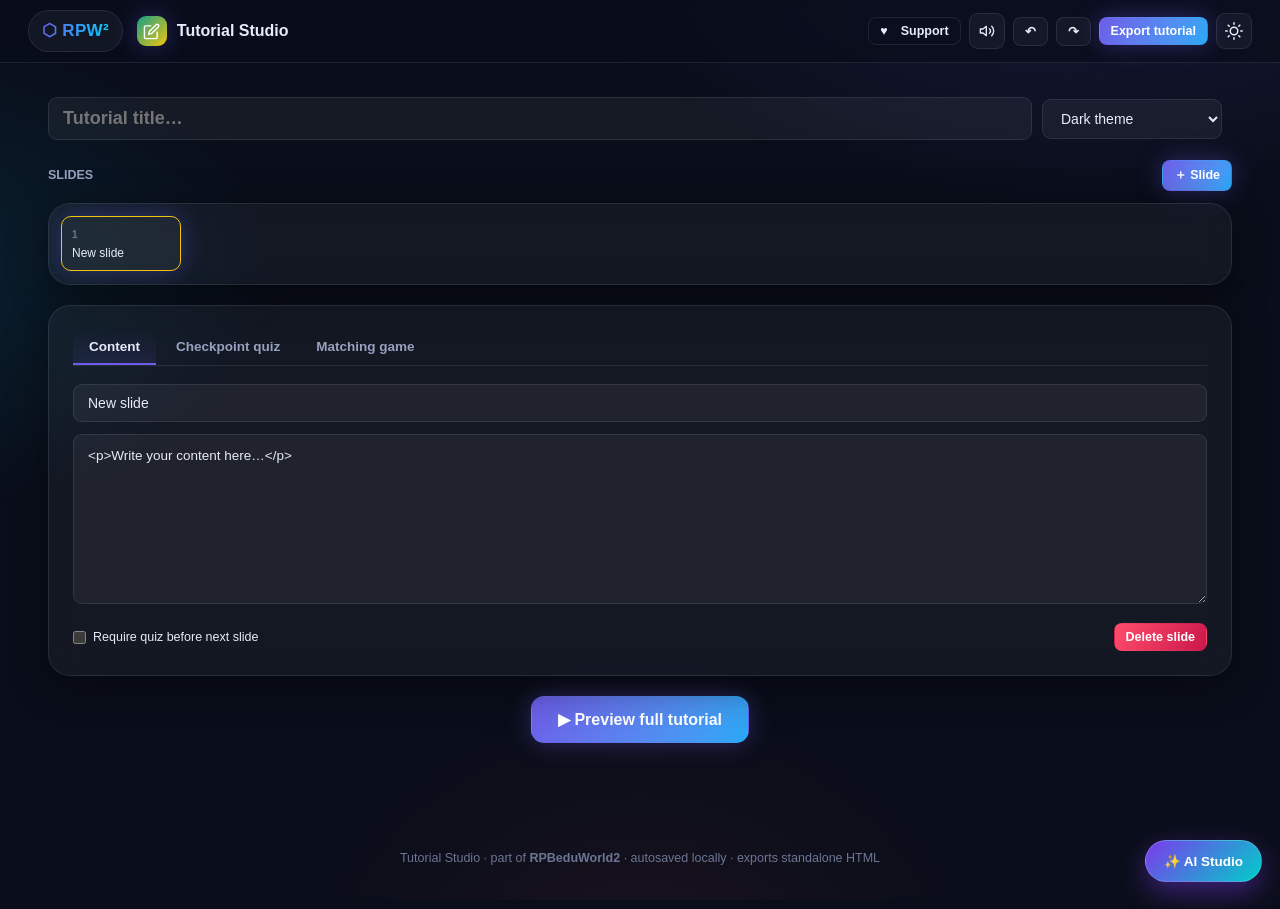
<file: apps/tutorial-studio/index.html>
<!DOCTYPE html>
<html lang="en" data-theme="dark" style="--app-hue1:#16a085;--app-hue2:#f1c40f">
<head>
<meta charset="UTF-8">
<meta name="viewport" content="width=device-width, initial-scale=1.0">
<title>Tutorial Studio · RPBeduWorld2</title>
<meta name="description" content="Build interactive slide tutorials with checkpoint quizzes and matching-pair games; export standalone HTML.">
<link rel="icon" href="../../shared/favicon.svg">
<link rel="stylesheet" href="../../shared/rpw2.css">
<style>
  .slide-thumb { display:flex; gap:8px; overflow-x:auto; padding-bottom:6px; }
  .sthumb { min-width:120px; padding:8px 10px; border-radius:10px; border:1.5px solid var(--glass-brd); background:var(--input-bg); cursor:pointer; font-size:12px; transition:all .15s ease; position:relative; }
  .sthumb.active { border-color:var(--app-hue2); box-shadow:var(--glow); }
  .sthumb .n { font-weight:800; color:var(--txt-3); font-size:10px; }
  .pair-row { display:flex; gap:8px; margin-bottom:7px; align-items:center; }
  .pair-row input { flex:1; }
</style>
</head>
<body>
<header class="rpw-topbar">
  <a class="rpw-home" href="../../index.html"><b>⬡ RPW²</b></a>
  <div class="rpw-app-title"></div>
  <div class="rpw-topbar-actions">
    <button class="rpw-btn sm" id="btnUndo">↶</button>
    <button class="rpw-btn sm" id="btnRedo">↷</button>
    <button class="rpw-btn sm primary" id="btnExport">Export tutorial</button>
    <button class="rpw-theme-toggle" aria-label="Toggle theme"></button>
  </div>
</header>
<main class="rpw-container">
  <section class="row wrap mb-3">
    <input class="rpw-input grow" id="tutTitle" placeholder="Tutorial title…" style="font-size:18px;font-weight:700">
    <select class="rpw-select" id="themeSel" style="max-width:180px">
      <option value="dark">Dark theme</option><option value="light">Light theme</option><option value="science">Science blue</option>
    </select>
    <span class="tiny faint" id="saveState"></span>
  </section>

  <!-- slides strip -->
  <div class="row wrap spread mb-2">
    <b class="small muted">SLIDES</b>
    <button class="rpw-btn sm primary" id="btnAddSlide">＋ Slide</button>
  </div>
  <div class="slide-thumb rpw-panel mb-3" id="strip" style="padding:12px"></div>

  <!-- editor -->
  <section class="rpw-panel mb-3">
    <div class="rpw-tabs"><button class="rpw-tab active" data-tab="content">Content</button><button class="rpw-tab" data-tab="quiz">Checkpoint quiz</button><button class="rpw-tab" data-tab="pairs">Matching game</button></div>

    <div id="tab-content">
      <div class="row wrap mb-2"><input class="rpw-input grow" id="sTitle" placeholder="Slide heading"></div>
      <textarea class="rpw-textarea" id="sBody" style="min-height:170px;font-size:13.5px" placeholder="Slide text… (HTML allowed: &lt;p&gt;, &lt;b&gt;, &lt;ul&gt;&lt;li&gt;, &lt;img src=''&gt;)"></textarea>
      <div class="row wrap mt-2 spread">
        <label class="small row" style="gap:7px;cursor:pointer"><input type="checkbox" id="sQuizReq"> Require quiz before next slide</label>
        <button class="rpw-btn sm danger" id="btnDelSlide">Delete slide</button>
      </div>
    </div>

    <div id="tab-quiz" class="hidden">
      <div id="quizList"></div>
      <button class="rpw-btn mt-2" id="btnAddQ">＋ Question</button>
      <p class="tiny faint mt-2">Multiple-choice questions shown as a checkpoint when the slide opens (if required) or on demand.</p>
    </div>

    <div id="tab-pairs" class="hidden">
      <p class="small muted mb-2">Matching pairs game — learners match each term to its definition.</p>
      <div id="pairsList"></div>
      <button class="rpw-btn mt-2" id="btnAddPair">＋ Pair</button>
    </div>
  </section>

  <div class="center"><button class="rpw-btn lg primary" id="btnPreview">▶ Preview full tutorial</button></div>
  <div id="previewHost"></div>
</main>
<footer class="rpw-footer">Tutorial Studio · part of <b>RPBeduWorld2</b> · autosaved locally · exports standalone HTML</footer>
<script src="../../shared/rpw2.js"></script>
<script src="../../shared/rpw2ai.js"></script>
<script src="../../shared/rpw2support.js"></script>
<script>
(function(){
"use strict";
const toast=RPW2.toast;
const $=s=>document.querySelector(s);
RPW2.initTopbar("Tutorial Studio","edit");

let tut=RPW2.store.get("tutorialstudio.doc",{title:"",theme:"dark",slides:[mkSlide()]});
let cur=0,undoStack=[],redoStack=[],saveTimer=null;

function mkSlide(){return{title:"New slide",body:"<p>Write your content here…</p>",quiz:[],pairs:[],quizRequired:false};}
function snapshot(){undoStack.push(JSON.stringify(tut));if(undoStack.length>50)undoStack.shift();redoStack=[];}
function undo(){if(!undoStack.length)return;redoStack.push(JSON.stringify(tut));tut=JSON.parse(undoStack.pop());persist();paintAll();}
function redo(){if(!redoStack.length)return;undoStack.push(JSON.stringify(tut));tut=JSON.parse(redoStack.pop());persist();paintAll();}
$("#btnUndo").onclick=undo; $("#btnRedo").onclick=redo;

function persist(){
  clearTimeout(saveTimer);
  $("#saveState").textContent="saving…";
  saveTimer=setTimeout(()=>{
    RPW2.store.set("tutorialstudio.doc",tut);
    $("#saveState").textContent="autosaved ✓";
  },700);
}

/* ---------- paint ---------- */
function paintAll(){
  $("#tutTitle").value=tut.title;
  $("#themeSel").value=tut.theme;
  paintStrip();paintSlide();
}
function paintStrip(){
  const st=$("#strip");st.innerHTML="";
  tut.slides.forEach((s,i)=>{
    const el=document.createElement("div");
    el.className="sthumb"+(i===cur?" active":"");
    el.innerHTML='<span class="n">'+(i+1)+"</span><br>"+esc(s.title||"Untitled");
    el.onclick=()=>{cur=i;paintStrip();paintSlide();};
    st.appendChild(el);
  });
}
function esc(s){return RPW2.escapeHtml(s);}
function S(){return tut.slides[cur];}

function paintSlide(){
  const s=S();
  $("#sTitle").value=s.title;
  $("#sBody").value=s.body;
  $("#sQuizReq").checked=!!s.quizRequired;
  // quiz editor
  $("#quizList").innerHTML=s.quiz.length?s.quiz.map((q,i)=>
   '<div class="rpw-card mb-2"><div class="row mb-1"><input class="rpw-input grow" value="'+esc(q.q)+'" data-q="'+i+'" placeholder="Question"><button class="rpw-btn icon-only" data-qx="'+i+'" aria-label="Remove question">'+RPW2.icon("trash",14)+'</button></div>'+
   '<div class="row wrap">'+q.options.map((o,oi)=>'<label class="chip-opt row small" style="gap:5px;margin:3px 8px 3px 0;cursor:pointer"><input type="radio" name="ans'+i+'" '+(oi===q.answer?"checked":"")+' data-a="'+i+':'+oi+'">'+esc(o)+"</label>").join("")+"</div>"+
   '<input class="rpw-input small mt-1" placeholder="Options comma separated…" value="'+esc(q.options.join(", "))+'" data-o="'+i+'"></div>').join("")
   :'<div class="rpw-empty" style="padding:20px"><p>No questions yet.</p></div>';
  // pairs editor
  $("#pairsList").innerHTML=s.pairs.length?s.pairs.map((p,i)=>
   '<div class="pair-row"><input class="rpw-input" value="'+esc(p[0])+'" data-pt="'+i+'" placeholder="Term">'+
   '<input class="rpw-input" value="'+esc(p[1])+'" data-pd="'+i+'" placeholder="Definition/match">'+
   '<button class="rpw-btn icon-only" data-px="'+i+'" aria-label="Remove pair" style="flex:none">'+RPW2.icon("trash",13)+"</button></div>").join("")
   :'<div class="rpw-empty" style="padding:20px"><p>Add term–match pairs below.</p></div>';
}

/* ---------- bindings ---------- */
$("#tutTitle").addEventListener("input",()=>{tut.title=$("#tutTitle").value;persist();});
$("#themeSel").addEventListener("change",()=>{tut.theme=$("#themeSel").value;persist();});
$("#sTitle").addEventListener("input",()=>{snapshotLazy();S().title=$("#sTitle").value;persist();paintStripTitleOnly();});
$("#sBody").addEventListener("input",()=>{snapshotLazy();S().body=$("#sBody").value;persist();});
$("#sQuizReq").addEventListener("change",()=>{S().quizRequired=$("#sQuizReq").checked;persist();});
let lazyTimer=null;
function snapshotLazy(){clearTimeout(lazyTimer);lazyTimer=setTimeout(snapshot,600);}
function paintStripTitleOnly(){const t=$("#strip").children[cur];if(t)t.innerHTML='<span class="n">'+(cur+1)+"</span><br>"+esc(S().title||"Untitled");}

document.querySelectorAll(".rpw-tab").forEach(t=>t.onclick=()=>{
  document.querySelectorAll(".rpw-tab").forEach(x=>x.classList.toggle("active",x===t));
  ["content","quiz","pairs"].forEach(n=>$("#tab-"+n).classList.toggle("hidden",t.dataset.tab!==n));
});

$("#btnAddSlide").onclick=()=>{snapshot();tut.slides.splice(cur+1,0,mkSlide());cur++;persist();paintAll();};
$("#btnDelSlide").onclick=async()=>{
  if(tut.slides.length<=1){toast("A tutorial needs at least one slide","info");return;}
  if(await RPW2.confirm({title:"Delete slide?",message:'"'+S().title+'" will be removed.',danger:true,yesLabel:"Delete"})){
    snapshot();tut.slides.splice(cur,1);cur=Math.max(0,cur-1);persist();paintAll();
  }
};
$("#btnAddQ").onclick=()=>{
  snapshot();S().quiz.push({q:"",options:["Option A","Option B","Option C","Option D"],answer:0});persist();paintSlide();
};
$("#quizList").addEventListener("input",e=>{
  const q=e.target.dataset.q,o=e.target.dataset.o,a=e.target.dataset.a;
  snapshotLazy();
  if(q!==undefined&&e.target.tagName==="INPUT"&&e.target.classList.contains("rpw-input")){ /* question field handled by data-q */
    const qi=+q.split(":")[0];
    if(e.target.placeholder==="Question"){S().quiz[qi].q=e.target.value;}
  } else if(o!==undefined){
    S().quiz[+o].options=e.target.value.split(",").map(x=>x.trim()).filter(Boolean);
  }
  persist();
});
$("#quizList").addEventListener("change",e=>{
  const a=e.target.dataset.a,qx=e.target.closest("[data-qx]");
  if(a){snapshot();const[i,oi]=a.split(":").map(Number);S().quiz[i].answer=oi;persist();}
});
$("#quizList").addEventListener("click",e=>{
  const b=e.target.closest("[data-qx]");
  if(b){snapshot();S().quiz.splice(+b.dataset.qx,1);persist();paintSlide();}
});
$("#quizList").addEventListener("input",e=>{
  const qq=e.target.getAttribute("data-q");
  if(qq!==undefined&&e.target.placeholder==="Question"){S().quiz[+qq].q=e.target.value;persist();}
});
$("#btnAddPair").onclick=()=>{snapshot();S().pairs.push(["",""]);persist();paintSlide();};
$("#pairsList").addEventListener("input",e=>{
  const pt=e.target.dataset.pt,pd=e.target.dataset.pd;
  snapshotLazy();
  if(pt!==undefined)S().pairs[+pt][0]=e.target.value;
  if(pd!==undefined)S().pairs[+pd][1]=e.target.value;
  persist();
});
$("#pairsList").addEventListener("click",e=>{
  const b=e.target.closest("[data-px]");
  if(b){snapshot();S().pairs.splice(+b.dataset.px,1);persist();paintSlide();}
});

/* ---------- preview & export ---------- */
function buildStandalone(forExport){
  const themes={
    dark:{bg:"#0d1220",bg2:"#131a2e",card:"rgba(255,255,255,.05)",bd:"rgba(255,255,255,.1)",tx:"#eaf0ff",mut:"#93a1c8",ac:"#5b8cff",ac2:"#38e8ff"},
    light:{bg:"#f6f8fc",bg2:"#ffffff",card:"#eef2f9",bd:"#dde4ee",tx:"#182238",mut:"#5b6879",ac:"#0967d2",ac2:"#00b894"},
    science:{bg:"#071a2b",bg2:"#0b2440",card:"rgba(56,232,255,.06)",bd:"rgba(56,232,255,.15)",tx:"#e6f7ff",mut:"#7fa8bf",ac:"#38e8ff",ac2:"#7cffcb"}
  };
  const t=themes[tut.theme]||themes.dark;
  let body="";
  tut.slides.forEach((s,i)=>{
    body+='<section class="slide'+(i===0?" active":"")+'" data-i="'+i+'">';
    body+="<h2>"+esc(s.title)+"</h2>"+(s.body||"");
    if(s.quiz&&s.quiz.length){
      body+='<div class="quizbox"><b>Checkpoint</b>';
      s.quiz.forEach((q,qi)=>{
        body+='<p class="qp">'+esc(q.q)+"</p><div class='opts'>";
        q.options.forEach((o,oi)=>body+='<button class="opt" data-correct="'+(oi===q.answer?1:0)+'" data-q="'+qi+'">'+esc(o)+"</button>");
        body+="</div>";
      });
      body+='<div class="qres tiny"></div></div>';
    }
    if(s.pairs&&s.pairs.length>=3){
      body+='<div class="pairsbox"><b>Match the pairs</b><div class="pterms">'+shuffleArr(s.pairs.map((p,i)=>'<button class="pterm" data-id="'+i+'">'+esc(p[0])+"</button>")).join("")+'</div><div class="pdefs">'+shuffleArr(s.pairs.map((p,i)=>'<button class="pdef" data-id="'+i+'">'+esc(p[1])+"</button>")).join("")+"</div><div class=\"pres tiny\"></div></div>";
    }
    body+="</section>";
  });
  const nav='<div class="nav"><button id="prevBtn">← Prev</button><span id="posLbl"></span><button id="nextBtn">Next →</button></div>';
  return "<!DOCTYPE html>\n<html lang=\"en\"><head><meta charset=\"UTF-8\"><meta name=\"viewport\" content=\"width=device-width,initial-scale=1\"><title>"+esc(tut.title||"Interactive Tutorial")+"</title>\n<style>\n"+
  "*{box-sizing:border-box;margin:0;padding:0}\n"+
  "body{font-family:-apple-system,'Segoe UI',Roboto,sans-serif;line-height:1.75;color:"+t.tx+";background:linear-gradient(160deg,"+t.bg+","+t.bg2+");min-height:100vh;display:flex;flex-direction:column;align-items:center;padding:34px 18px 90px}\n"+
  "h1{font-size:clamp(26px,5vw,40px);margin-bottom:20px;background:linear-gradient(95deg,"+t.ac+","+t.ac2+");-webkit-background-clip:text;background-clip:text;color:transparent}\n"+
  ".stage{width:100%;max-width:860px;background:"+t.card+";border:1px solid "+t.bd+";border-radius:22px;padding:clamp(20px,4vw,42px);position:relative}\n"+
  ".slide{display:none}.slide.active{display:block;animation:fadein .35s ease}\n@keyframes fadein{from{opacity:0;transform:translateY(10px)}}\n"+
  "h2{margin:.2em 0 .6em;font-size:clamp(21px,3vw,28px)}p{margin:.55em 0}ul,ol{margin:.5em 0 .5em 1.4em}img{max-width:100%;border-radius:14px}strong,b{color:"+t.ac2+"}\n"+
  ".quizbox,.pairsbox{margin-top:26px;padding:18px;border:1px solid "+t.bd+";border-radius:16px;background:rgba(0,0,0,.12)}\n"+
  ".quizbox>b,.pairsbox>b{display:block;margin-bottom:10px;text-transform:uppercase;letter-spacing:.08em;font-size:11px;color:"+t.mut+"}\n"+
  ".opts{display:flex;flex-wrap:wrap;gap:8px}.opt,.pterm,.pdef{padding:9px 14px;border-radius:10px;border:1px solid "+t.bd+";background:transparent;color:"+t.tx+";cursor:pointer;font-size:13.5px;transition:all .15s}\n"+
  ".opt:hover,.pterm:hover,.pdef:hover{border-color:"+t.ac+"}\n.opt.right{border-color:#2ecc71;background:rgba(46,204,113,.15)}\n.opt.wrong{border-color:#ff4d6d;background:rgba(255,77,109,.12)}\n"+
  ".pterms,.pdefs{display:flex;flex-wrap:wrap;gap:7px;margin-bottom:9px}.pterm.sel{border-color:"+t.ac2+";background:rgba(56,232,255,.12)}\n"+
  ".pdef.done,.pterm.done{opacity:.35;pointer-events:none}\n.nav{display:flex;justify-content:space-between;align-items:center;width:100%;max-width:860px;margin-top:18px}\n"+
  ".nav button{padding:11px 22px;border-radius:12px;border:none;background:linear-gradient(120deg,"+t.ac+","+t.ac2+");color:#fff;font-weight:700;cursor:pointer;font-size:14.5px}\n.nav button:disabled{opacity:.35;cursor:default}\n#posLbl{font-size:13px;color:"+t.mut+"}\n"+
  ".qp{font-size:14.5px;margin:12px 0 6px}.qres,.pres{margin-top:9px;color:"+t.ac2+"}\n.tiny{font-size:12.5px}\n"+
  "</style></head><body>\n<h1>"+esc(tut.title||"Interactive Tutorial")+"</h1>\n<div class=\"stage\">"+body+"</div>\n"+nav+"\n"+
  "<script>\n(function(){\n"+
  " var slides=[].slice.call(document.querySelectorAll('.slide')),i=0;\n"+
  " function paint(){slides.forEach(function(s,k){s.classList.toggle('active',k===i)});document.getElementById('posLbl').textContent=(i+1)+' / '+slides.length;document.getElementById('prevBtn').disabled=i===0;document.getElementById('nextBtn').disabled=i===slides.length-1;}\n"+
  " document.getElementById('prevBtn').onclick=function(){if(i>0){i--;paint();}};\n"+
  " document.getElementById('nextBtn').onclick=function(){var s=slides[i];var req=s.hasAttribute('data-req');i=Math.min(slides.length-1,i+1);paint();};\n"+
  " [].slice.call(document.querySelectorAll('.slide')).forEach(function(sl,idx){if("+JSON.stringify(tut.slides.map(s=>!!s.quizRequired))+"[idx])sl.setAttribute('data-req','1');});\n"+
  " var quizDone={};\n"+
  " [].slice.call(document.querySelectorAll('.opt')).forEach(function(b){b.onclick=function(){\n"+
  "  var q=b.getAttribute('data-q');\n"+
  "  [].slice.call(document.querySelectorAll('.opt[data-q=\"'+q+'\"]')).forEach(function(x){x.disabled=true;if(x.getAttribute('data-correct')==='1')x.classList.add('right');});\n"+
  "  if(b.getAttribute('data-correct')!=='1')b.classList.add('wrong');else quizDone[q]=true;\n"+
  "  var sl=b.closest('.slide'),allRight=true;\n"+
  "  [].slice.call(sl.querySelectorAll('.quizbox b ~ p')).forEach(function(){ });\n"+
  "  var nq=sl.querySelectorAll('.opts').length,nr=Object.keys(quizDone).filter(function(k){return k.indexOf('')===0}).length;\n"+
  "  sl.querySelector('.qres').textContent='Answered — continue when ready.';\n"+
  " };});\n"+
  " var selTerm=null;\n"+
  " [].slice.call(document.querySelectorAll('.pterm')).forEach(function(t){t.onclick=function(){[].slice.call(document.querySelectorAll('.pterm')).forEach(function(x){x.classList.remove('sel');});selTerm=t;t.classList.add('sel');};});\n"+
  " [].slice.call(document.querySelectorAll('.pdef')).forEach(function(d){d.onclick=function(){if(!selTerm)return;\n"+
  "  if(selTerm.getAttribute('data-id')===d.getAttribute('data-id')){selTerm.classList.add('done');d.classList.add('done');selTerm=null;\n"+
  "   var box=d.closest('.pairsbox');if(!box.querySelector('.pterm:not(.done)'))box.querySelector('.pres').textContent='🎉 All matched!';}\n"+
  " };});\n"+
  " paint();\n})();\n<\/scr"+"ipt>\n</body></html>";
}
function shuffleArr(a){for(let i=a.length-1;i>0;i--){const j=(Math.random()*(i+1))|0;[a[i],a[j]]=[a[j],a[i]];}return a;}

$("#btnPreview").onclick=()=>{
  const m=RPW2.modal("Preview — "+esc(tut.title||"Tutorial"),'<iframe style="width:100%;height:min(70vh,720px);border:none;border-radius:12px" title="Tutorial preview"></iframe>');
  m.el.querySelector("iframe").srcdoc=buildStandalone(false);
};
$("#btnExport").onclick=()=>{
  if(!tut.title.trim()){toast("Give the tutorial a title first","err");return;}
  RPW2.download(slugify(tut.title)+".tutorial.html",buildStandalone(true),"text/html");
  toast("Standalone tutorial exported 🎉","ok");RPW2.confetti();RPW2.sfx.win();
};
function slugify(s){return String(s).toLowerCase().replace(/[^a-z0-9]+/g,"-").replace(/^-|-$/g,"")||"tutorial";}

paintAll();

/* ================= AI STUDIO — tutorial generator ================= */
RPW2.AI.attachFab(()=>RPW2.AI.studio({
 title:"✨ AI Tutorial Writer",
 subtitle:"Generate a full slide deck with checkpoint quizzes on any topic, appended to this tutorial.",
 fields:[
  {id:"topic",label:"Tutorial topic",placeholder:"e.g. Photosynthesis lab safety, CSS flexbox, Essay structure"},
  {id:"slides",label:"Slides",type:"number",value:5,min:3,max:8},
  {id:"quiz",label:"Checkpoint quiz per slide",type:"select",options:[{v:"yes",t:"Yes (1 question)"},{v:"no",t:"No quiz"}]}
 ],
 buildPrompt:v=>{
  const qline=v.quiz==="yes"
   ?'Each slide object also includes "quiz":[{"q":"...","options":["a","b","c"],"answer":0}] with exactly one question.'
   :"Omit quiz fields entirely.";
  return `Create a ${v.slides}-slide tutorial about "${v.topic}". Respond ONLY as JSON {"slides":[{"title":"...","body":"<p>...</p> HTML, 60-120 words"}]}. ${qline}`;
 },
 offline:v=>{
  const g=RPW2.AI.gen,r=g.rng(v.topic+Math.random()),n=Math.min(8,Math.max(3,+v.slides||5));
  const secs=g.outline(v.topic,n,r),t=g.T(v.topic);
  return {slides:secs.map((s,i)=>{
   const m=g.mcq(v.topic+" "+s,r),pair=g.shortQA(v.topic+" "+s,r).pairs[i%4];
   const sl={title:(i===0?t:s),body:i===0
     ?`<p><b>Welcome.</b> This tutorial covers <b>${esc(t)}</b> in ${n} short slides.</p><p>${g.gloss(v.topic)||"Each slide ends with a quick self-check to lock the idea in."}</p>`
     :`<h3>${esc(s)}</h3><p>${g.gloss(v.topic)?g.gloss(v.topic):("Focus on how <b>"+esc(s.toLowerCase())+"</b> fits into "+esc(t)+" — read, then try the checkpoint below.")}</p><ul><li>${esc(g.objectives(v.topic,2,r)[0])}</li></ul>`,
     quiz:[],pairs:[],quizRequired:false};
   if(v.quiz==="yes")sl.quiz=[{q:m.q,options:m.options,answer:m.answer}];
   return sl;
  })};
 },
 preview:d=>(d.slides||[]).map((s,i)=>`<div class="ai-item"><b>${i+1}. ${RPW2.escapeHtml(s.title||"")}</b>${(s.quiz&&s.quiz.length)?' <span class="tiny">· 1 checkpoint</span>':""}<br><span class="muted tiny">${RPW2.escapeHtml(String(s.body||"").replace(/<[^>]+>/g," ").slice(0,120))}…</span></div>`).join(""),
 validate:d=>{
  d=d.tutorial||d;
  const arr=(d.slides||[]).map(s=>({title:String(s.title||"Slide"),body:String(s.body||s.html||"<p></p>"),
   quiz:(s.quiz||[]).map(q=>({q:String(q.q),options:(q.options||[]).map(String),answer:+q.answer||0})),
   pairs:[],quizRequired:false}));
  if(!arr.length)throw new Error("No slides generated");
  return {slides:arr};
 },
 onData:(d,src,close)=>{
  snapshot();
  tut.slides=tut.slides.concat(d.slides);
  persist();paintAll();close();
  toast(`${d.slides.length} slides appended (${src==="gemini"?"Gemini":"smart generator"})`,"ok");
  RPW2.confetti&&RPW2.confetti();
 }
}));
})();
</script>
</body>
</html>
</file>
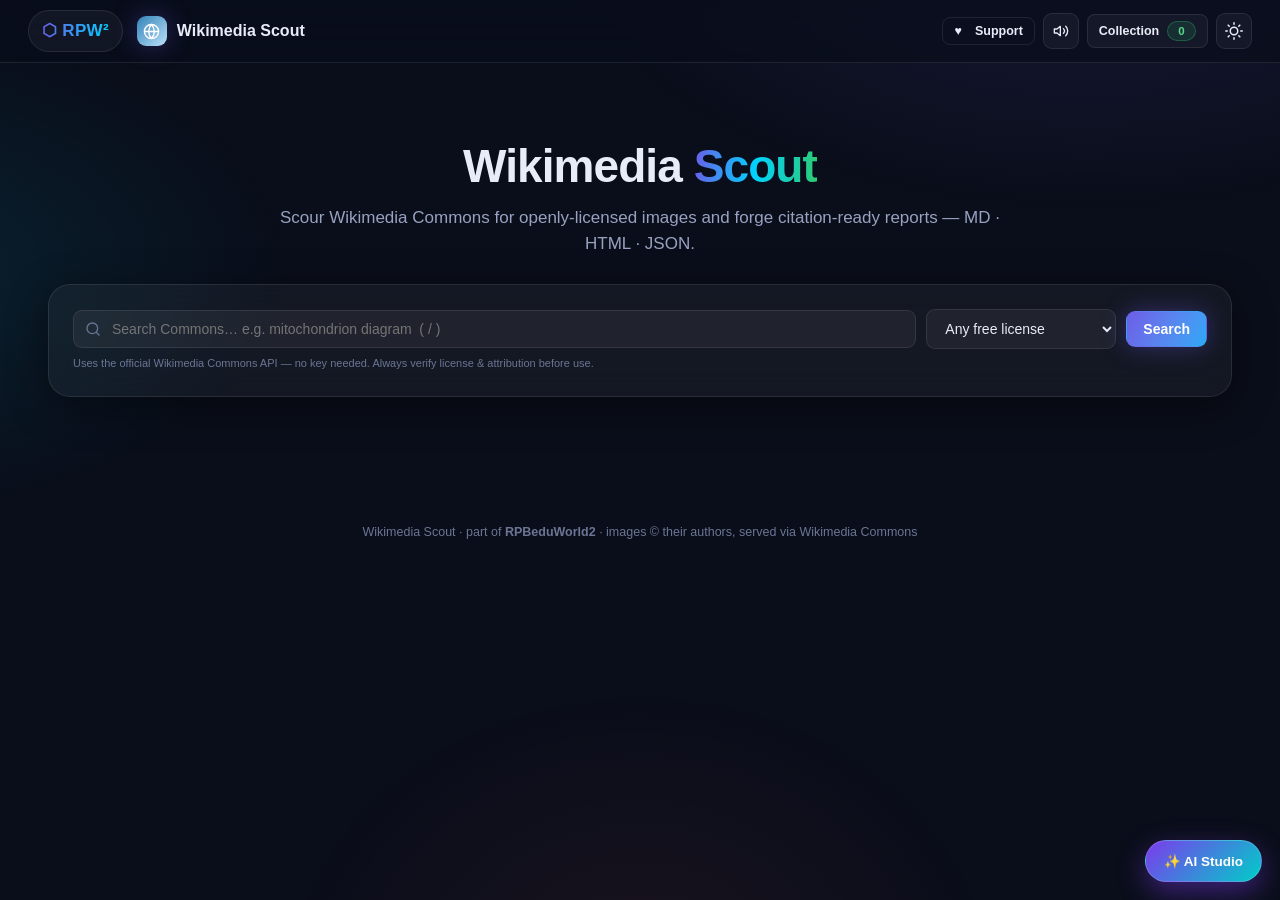
<file: apps/wikimedia-scout/index.html>
<!DOCTYPE html>
<html lang="en" data-theme="dark" style="--app-hue1:#3282b8;--app-hue2:#bbe1fa">
<head>
<meta charset="UTF-8">
<meta name="viewport" content="width=device-width, initial-scale=1.0">
<title>Wikimedia Scout · RPBeduWorld2</title>
<meta name="description" content="Search Wikimedia Commons (free API), curate image collections and export beautiful reports.">
<link rel="icon" href="../../shared/favicon.svg">
<link rel="stylesheet" href="../../shared/rpw2.css">
<style>
  .img-grid { display:grid; grid-template-columns:repeat(auto-fill,minmax(180px,1fr)); gap:12px; }
  .img-card { border-radius:13px; overflow:hidden; border:1px solid var(--glass-brd); background:var(--input-bg); transition:all .18s ease; }
  .img-card:hover{transform:translateY(-4px);box-shadow:var(--glow);}
  .img-card img { width:100%; height:130px; object-fit:cover; display:block; background:rgba(127,127,127,.1); cursor:zoom-in; }
  .img-card .cap { padding:8px 10px; font-size:11.5px; line-height:1.45; color:var(--txt-2); }
  .img-pick { position:absolute; margin:6px; z-index:2; width:26px;height:26px;border-radius:8px;display:none;place-items:center;background:linear-gradient(135deg,var(--app-hue1),var(--app-hue2));color:#fff;border:none;cursor:pointer;}
  .img-wrap{position:relative;}
  .img-wrap:hover .img-pick{display:grid;}
  .picked-badge{position:absolute;top:6px;left:6px;width:24px;height:24px;border-radius:7px;display:grid;place-items:center;background:linear-gradient(135deg,var(--rpw-ok),#16a085);color:#fff;z-index:3;}
  .coll-item{display:flex;gap:9px;padding:8px;border-radius:10px;border:1px solid var(--glass-brd);margin-bottom:8px;background:var(--input-bg);font-size:12px;align-items:center;}
  .coll-item img{width:52px;height:40px;object-fit:cover;border-radius:6px;flex:none;}
</style>
</head>
<body>
<header class="rpw-topbar">
  <a class="rpw-home" href="../../index.html"><b>⬡ RPW²</b></a>
  <div class="rpw-app-title"></div>
  <div class="rpw-topbar-actions">
    <button class="rpw-btn sm" id="btnCollection">Collection <span class="rpw-badge ok" id="collCount">0</span></button>
    <button class="rpw-theme-toggle" aria-label="Toggle theme"></button>
  </div>
</header>
<main class="rpw-container">
  <div class="rpw-hero rpw-rise">
    <h1>Wikimedia <span class="grad">Scout</span></h1>
    <p>Scour Wikimedia Commons for openly-licensed images and forge citation-ready reports — MD · HTML · JSON.</p>
  </div>

  <section class="rpw-panel mb-3 rpw-rise">
    <div class="row wrap">
      <div class="rpw-search-wrap"><span id="icoS"></span><input class="rpw-input" data-rpw-search id="q" placeholder="Search Commons… e.g. mitochondrion diagram  ( / )"></div>
      <select class="rpw-select" id="licenseFilter" style="max-width:190px">
        <option value="">Any free license</option>
        <option value="cc0">CC0 / Public domain</option>
        <option value="cc by">CC BY</option>
        <option value="cc by-sa">CC BY-SA</option>
      </select>
      <button class="rpw-btn primary" id="btnSearch">Search</button>
    </div>
    <div class="tiny faint mt-1">Uses the official Wikimedia Commons API — no key needed. Always verify license & attribution before use.</div>
  </section>

  <section id="resultsWrap" class="hidden mb-3">
    <div class="row spread mb-2"><b id="resLbl"></b></div>
    <div class="img-grid" id="results"></div>
    <div class="center mt-3"><button class="rpw-btn hidden" id="btnMore">Load more</button></div>
  </section>

  <!-- collection drawer -->
  <div id="collModal"></div>
</main>

<div id="lightbox" class="hidden" style="position:fixed;inset:0;z-index:400;background:rgba(5,8,18,.92);display:grid;place-items:center;padding:20px;cursor:zoom-out">
  <figure style="max-width:min(94vw,1000px)">
    <img id="lbImg" style="max-width:100%;max-height:78vh;border-radius:14px" alt="">
    <figcaption id="lbCap" class="small muted mt-2 center"></figcaption>
  </figure>
</div>
<footer class="rpw-footer">Wikimedia Scout · part of <b>RPBeduWorld2</b> · images © their authors, served via Wikimedia Commons</footer>
<script src="../../shared/rpw2.js"></script>
<script src="../../shared/rpw2ai.js"></script>
<script src="../../shared/rpw2support.js"></script>
<script>
(function(){
"use strict";
const toast=RPW2.toast;
const esc=s=>String(s).replace(/[&<>"']/g,c=>({"&":"&amp;","<":"&lt;",">":"&gt;",'"':"&quot;","'":"&#39;"})[c]);
const $=s=>document.querySelector(s);
$("#icoS").outerHTML=RPW2.icon("search",16);
RPW2.initTopbar("Wikimedia Scout","globe");

let collection=RPW2.store.get("wikiscout.collection",[]);
let continueToken=null,lastQuery="",lastLicense="";
const API="https://commons.wikimedia.org/w/api.php";

/* ---------- search ---------- */
async function search(reset){
  const q=$("#q").value.trim();
  if(!q){toast("Type a search query","err");return;}
  if(reset){continueToken=null;$("#results").innerHTML=skeletons();}
  $("#resultsWrap").classList.remove("hidden");
  $("#btnMore").disabled=true;
  lastQuery=q; lastLicense=$("#licenseFilter").value;
  const gsr="filetype:bitmap"+(lastLicense?" incategory:\"CC-"+lastLicense.replace(/\s+/g,"-")+"\"":" ")+q;
  const params=new URLSearchParams({
    action:"query",format:"json",origin:"*",generator:"search",
    gsrsearch:gsr,
    gsrnamespace:"6",gsrlimit:"24",prop:"imageinfo",
    iiprop:"url|extmetadata|size",iiurlwidth:"360",
    formatversion:"2"
  });
  if(!reset&&continueToken)params.set("gsroffset",continueToken);
  try{
    const r=await fetch(API+"?"+params);
    if(!r.ok)throw new Error("HTTP "+r.status);
    const j=await r.json();
    const pages=(j.query&&j.query.pages)||[];
    let shown=0;
    const grid=$("#results");
    if(reset)grid.innerHTML="";
    pages.forEach(p=>{
      const ii=p.imageinfo&&p.imageinfo[0];
      if(!ii)return;
      const meta=ii.extmetadata||{};
      const lic=((meta.LicenseShortName||{}).value||"").toLowerCase();
      const lf=$("#licenseFilter").value;
      if(lf&&!lic.includes(lf))return;
      shown++;
      grid.appendChild(imgCard({title:p.title.replace(/^File:/,""),thumb:ii.thumburl||ii.url,full:ii.url,
        page:ii.descriptionshorturl||("https://commons.wikimedia.org/wiki/"+encodeURIComponent(p.title.replace(/ /g,"_"))),
        artist:stripTags((meta.Artist||{}).value||"Unknown"),
        license:(meta.LicenseShortName||{}).value||"—",
        desc:stripTags((meta.ImageDescription||{}).value||"")}));
    });
    if(reset&&!shown){
      grid.innerHTML='<div class="rpw-empty" style="grid-column:1/-1"><div class="big">🔭</div><h3>No results</h3><p>Try different keywords or relax the license filter.</p></div>';
    } else if(!shown) toast("No more matching results","info");
    $("#resLbl").textContent='Results for "'+q+'"'+(shown?" · "+shown+" shown":"");
    continueToken=j.continue&&j.continue.gsroffset;
    $("#btnMore").classList.toggle("hidden",!continueToken);
    $("#btnMore").disabled=false;
  }catch(e){
    $("#results").innerHTML='<div class="rpw-empty" style="grid-column:1/-1"><div class="big">📡</div><h3>Search failed</h3><p>'+esc(e.message)+' — check your connection.</p></div>';
  }
}
function stripTags(h){const d=document.createElement("div");d.innerHTML=h||"";return d.textContent.trim().slice(0,120);}
function skeletons(){return Array(8).fill('<div class="img-card"><div style="height:130px;background:var(--hover)" class="rpw-pulse"></div></div>').join("");}

function imgCard(info){
  const el=document.createElement("div");
  el.className="img-card";
  const picked=collection.some(c=>c.full===info.full);
  el.innerHTML='<div class="img-wrap">'+
   (picked?'<span class="picked-badge">'+RPW2.icon("check",13)+"</span>":"")+
   '<button class="img-pick" title="'+(picked?"In collection":"Add to collection")+'" aria-label="Toggle collection">'+RPW2.icon(picked?"check":"plus",14)+"</button>"+
   '<img loading="lazy" src="'+esc(info.thumb)+'" alt="'+esc(info.title)+'">'+
   '</div><div class="cap"><b>'+esc(trunc(info.title,44))+"</b><br>"+esc(info.license)+"</div>";
  el.querySelector(".img-pick").onclick=e=>{e.stopPropagation();togglePick(info,el);};
  el.querySelector("img").onclick=()=>{
    $("#lightbox").classList.remove("hidden");
    $("#lbImg").src=info.full;
    $("#lbCap").textContent=info.title+" · "+info.license+" · "+info.artist;
  };
  return el;
}
function trunc(s,n){return s.length>n?s.slice(0,n)+"…":s;}
function togglePick(info,el){
  const i=collection.findIndex(c=>c.full===info.full);
  if(i>=0){collection.splice(i,1);}
  else collection.push(Object.assign({added:new Date().toISOString()},info));
  RPW2.store.set("wikiscout.collection",collection);
  paintCount();RPW2.sfx.click();
  // refresh badge on card
  const wrap=el.querySelector(".img-wrap");
  wrap.querySelector(".picked-badge,.img-pick")&&null;
  const has=collection.some(c=>c.full===info.full);
  const badge=wrap.querySelector(".picked-badge");
  if(badge&&!has)badge.remove();
  else if(!badge&&has)wrap.insertAdjacentHTML("afterbegin",'<span class="picked-badge">'+RPW2.icon("check",13)+"</span>");
}
function paintCount(){$("#collCount").textContent=collection.length;}

/* ---------- collection modal ---------- */
$("#btnCollection").onclick=()=>{
  const m=RPW2.modal("Image collection ("+collection.length+")",
   '<div style="max-height:50vh;overflow:auto">'+(collection.length?collection.map((c,i)=>
     '<div class="coll-item"><img src="'+esc(c.thumb)+'" alt=""><div class="grow"><b>'+esc(trunc(c.title,60))+'</b><br><span class="faint tiny">'+esc(c.license)+" · "+esc(trunc(c.artist,40))+"</span></div>"+
     '<button class="rpw-btn icon-only" data-rm="'+i+'" aria-label="Remove" style="width:28px;height:28px">'+RPW2.icon("x",13)+"</button></div>").join("")
    :'<div class="rpw-empty"><div class="big">🗂️</div><p>Hover results and hit + to curate your set.</p></div>')+"</div>"+
   '<hr class="divider"><div class="row wrap"><input class="rpw-input grow" id="repTitle" placeholder="Report title…" value="Wikimedia Image Report">'+
   '<button class="rpw-btn primary" id="repMd">MD</button><button class="rpw-btn primary" id="repHtml">HTML</button><button class="rpw-btn" id="repJson">JSON</button></div>');
  m.el.addEventListener("click",e=>{
    const b=e.target.closest("[data-rm]");
    if(b){collection.splice(+b.dataset.rm,1);RPW2.store.set("wikiscout.collection",collection);paintCount();m.close();$("#btnCollection").click();}
  });
  m.el.querySelector("#repMd").onclick=()=>exportRep("md");
  m.el.querySelector("#repHtml").onclick=()=>exportRep("html");
  m.el.querySelector("#repJson").onclick=()=>exportRep("json");
};
function exportRep(fmt){
  if(!collection.length){toast("Collection is empty","err");return;}
  const title=$("#repTitle")?$("#repTitle").value.trim():"Wikimedia Image Report";
  const stamp=new Date().toISOString().slice(0,16).replace("T"," ");
  if(fmt==="json"){
    RPW2.download(slugify(title)+".report.json",JSON.stringify({schema:"rpw2.wikireport.v1",title,exported:new Date().toISOString(),images:collection},null,2),"application/json");
  } else if(fmt==="md"){
    let md="# "+title+"\n\n_Generated "+stamp+" via Wikimedia Scout (RPBeduWorld2)_\n\n";
    const intro=RPW2.store.get("wikiscout.reportIntro","");
    if(intro)md+=intro+"\n\n---\n\n";
    collection.forEach((c,i)=>{md+="## "+(i+1)+". "+c.title+"\n\n!["+c.title+"]("+c.full+")\n\n"+
      "- Source page: "+c.page+"\n- License: "+c.license+"\n- Author/Artist: "+c.artist+(c.desc?("\n- Description: "+c.desc):"")+"\n\n---\n\n";});
    RPW2.download(slugify(title)+".md",md,"text/markdown");
  } else {
    let h="<!DOCTYPE html>\n<html lang=\"en\"><head><meta charset=\"UTF-8\"><meta name=\"viewport\" content=\"width=device-width,initial-scale=1\"><title>"+esc(title)+"</title>\n<style>*{box-sizing:border-box;margin:0;padding:0}body{font-family:-apple-system,'Segoe UI',Roboto,sans-serif;line-height:1.7;color:#eaf0ff;background:linear-gradient(160deg,#0b1026,#101736)}main{max-width:900px;margin:0 auto;padding:48px 24px}h1{background:linear-gradient(95deg,#5b8cff,#38e8ff);-webkit-background-clip:text;background-clip:text;color:transparent;font-size:34px}h2{margin:1.6em 0 .4em;font-size:21px;color:#8ec9ff}img{max-width:100%;border-radius:14px;border:1px solid rgba(255,255,255,.12);box-shadow:0 14px 40px rgba(0,0,0,.4)}ul{list-style:none;margin:.6em 0}li{padding:2px 0}a{color:#38e8ff}.meta{color:#93a1c8;font-size:13px}hr{border:none;height:1px;background:rgba(255,255,255,.1);margin:2em 0}</style></head><body><main>\n<h1>"+esc(title)+"</h1>\n<p class=\"meta\">Generated "+stamp+" via Wikimedia Scout · RPBeduWorld2</p>\n"+(RPW2.store.get("wikiscout.reportIntro","")?"<p class=\"meta\">"+esc(RPW2.store.get("wikiscout.reportIntro",""))+"</p>\n":"");
    collection.forEach((c,i)=>{h+="<h2>"+(i+1)+". "+esc(c.title)+"</h2>\n<img loading=\"lazy\" src=\""+esc(c.full)+"\" alt=\""+esc(c.title)+"\">\n<ul><li>Source: <a href=\""+esc(c.page)+"\" target=\"blank\" rel=\"noopener\">Wikimedia Commons</a></li><li>License: "+esc(c.license)+"</li><li>Author: "+esc(c.artist)+"</li>"+(c.desc?"<li>"+esc(c.desc)+"</li>":"")+"</ul>\n<hr>\n";});
    h+="</main></body></html>";
    RPW2.download(slugify(title)+".html",h,"text/html");
  }
  toast("Report exported ("+fmt.toUpperCase()+")","ok");RPW2.sfx.ok();
}
function slugify(s){return String(s).toLowerCase().replace(/[^a-z0-9]+/g,"-").replace(/^-|-$/g,"")||"report";}

/* ================= AI STUDIO — report narrator ================= */
RPW2.AI.attachFab(()=>{
 if(!collection.length){RPW2.toast("Pick some images into your collection first","err");return;}
 RPW2.AI.studio({
  title:"✨ AI Report Narrator",
  subtitle:"Generate an introduction that will lead your exported MD/HTML image reports.",
  fields:[
   {id:"audience",label:"Audience",type:"select",options:[{v:"students",t:"Students"},{v:"teachers",t:"Teachers"},{v:"general",t:"General readers"}]},
   {id:"tone",label:"Tone",type:"select",options:[{v:"curious and encouraging",t:"Friendly"},{v:"formal and precise",t:"Formal"}]}
  ],
  buildPrompt:v=>`Write a 60-100 word introduction for an educational image report titled "${$("#repTitle")?$("#repTitle").value.trim()||"Wikimedia Image Report":"Wikimedia Image Report"}". It contains ${collection.length} openly licensed images: ${collection.slice(0,10).map(c=>c.title).join("; ")}. Audience: ${v.audience}. Tone: ${v.tone}. Respond ONLY as JSON {"intro":"..."}.`,
  offline:v=>{
   const g=RPW2.AI.gen,r=g.rng(collection.map(c=>c.title).join()+Math.random());
   const themes=collection.map(c=>g.kw(c.title)[0]).filter(Boolean).slice(0,4);
   const focus=[...new Set(themes)].slice(0,3).join(", ");
   return {intro:`This curated collection gathers ${collection.length} openly licensed images from Wikimedia Commons${focus?(" exploring "+focus):""}, selected for classroom reuse. Each entry lists its license and author so it can be shared with confidence — examine the details, compare the perspectives, and let the images spark questions about ${focus||"the topic"}. ${g.T(v.audience==="students"?"Learners":"Readers")} are encouraged to verify sources and follow the linked Commons pages for full-resolution files.`};
  },
  preview:d=>`<div class="ai-item">${RPW2.escapeHtml(String(d.intro).slice(0,600))}</div>`,
  validate:d=>({intro:String(d.intro||d.text||"").slice(0,1200)}),
  onData:(d,src,close)=>{
   RPW2.store.set("wikiscout.reportIntro",d.intro);close();
   toast(`Narration saved — it will lead your next MD/HTML export (${src==="gemini"?"Gemini":"smart generator"})`,"ok");
  }
 });
});
$("#lightbox").onclick=()=>$("#lightbox").classList.add("hidden");
$("#btnSearch").onclick=()=>search(true);
$("#q").addEventListener("keydown",e=>{if(e.key==="Enter")search(true);});
$("#btnMore").onclick=()=>search(false);
paintCount();
})();
</script>
</body>
</html>
</file>
<file: shared/rpw2.css>
/* ============================================================
   RPBeduWorld2 Design System — rpw2.css v1.0
   Dark-first · glass · gradients · zero dependencies
   ============================================================ */

:root {
  --rpw-font: -apple-system, BlinkMacSystemFont, "Segoe UI", Roboto, "Helvetica Neue", Arial, sans-serif;
  --rpw-mono: ui-monospace, SFMono-Regular, "SF Mono", Menlo, Consolas, monospace;
  --rpw-radius: 14px;
  --rpw-radius-sm: 9px;
  --rpw-radius-lg: 22px;
  --rpw-accent: #6c5ce7;
  --rpw-accent-2: #00d2ff;
  --rpw-ok: #2ecc71;
  --rpw-warn: #f39c12;
  --rpw-err: #ff4d6d;
}

html[data-theme="dark"] {
  --bg: #0a0e1a;
  --bg-2: #0f1526;
  --panel: rgba(255,255,255,.045);
  --panel-solid: #141b30;
  --glass-brd: rgba(255,255,255,.09);
  --txt: #e8ecf8;
  --txt-2: #98a2c0;
  --txt-3: #6b7694;
  --hover: rgba(255,255,255,.06);
  --shadow: 0 10px 40px rgba(0,0,0,.45);
  --glow: 0 0 24px rgba(108,92,231,.35);
  --input-bg: rgba(255,255,255,.05);
  color-scheme: dark;
}
html[data-theme="light"] {
  --bg: #f3f5fb;
  --bg-2: #ffffff;
  --panel: rgba(255,255,255,.75);
  --panel-solid: #ffffff;
  --glass-brd: rgba(20,30,60,.10);
  --txt: #1a2138;
  --txt-2: #55607e;
  --txt-3: #8a93ad;
  --hover: rgba(20,30,60,.05);
  --shadow: 0 10px 32px rgba(30,40,80,.12);
  --glow: 0 0 24px rgba(108,92,231,.18);
  --input-bg: rgba(20,30,60,.04);
  color-scheme: light;
}

* { box-sizing: border-box; margin: 0; padding: 0; }
html { scroll-behavior: smooth; }
body {
  font-family: var(--rpw-font);
  background: var(--bg);
  color: var(--txt);
  min-height: 100vh;
  line-height: 1.55;
  -webkit-font-smoothing: antialiased;
  transition: background .35s ease, color .35s ease;
}
body::before {
  content: ""; position: fixed; inset: 0; z-index: -1; pointer-events: none;
  background:
    radial-gradient(900px 500px at 85% -10%, rgba(108,92,231,.16), transparent 60%),
    radial-gradient(700px 420px at -10% 30%, rgba(0,210,255,.10), transparent 60%),
    radial-gradient(600px 500px at 50% 110%, rgba(255,77,109,.07), transparent 60%);
}
html[data-theme="light"] body::before { opacity: .6; }

::selection { background: rgba(108,92,231,.45); color: #fff; }
a { color: var(--rpw-accent-2); text-decoration: none; }
a:hover { text-decoration: underline; }
img { max-width: 100%; }
button { font-family: inherit; }
:focus-visible { outline: 2px solid var(--rpw-accent); outline-offset: 2px; border-radius: 4px; }

@media (prefers-reduced-motion: reduce) {
  *, *::before, *::after { animation-duration: .01ms !important; transition-duration: .01ms !important; }
}

/* ---------- Scrollbar ---------- */
::-webkit-scrollbar { width: 11px; height: 11px; }
::-webkit-scrollbar-track { background: transparent; }
::-webkit-scrollbar-thumb { background: var(--glass-brd); border-radius: 8px; border: 3px solid transparent; background-clip: padding-box; }
::-webkit-scrollbar-thumb:hover { background: var(--txt-3); border: 3px solid transparent; background-clip: padding-box; }

/* ---------- Topbar ---------- */
.rpw-topbar {
  position: sticky; top: 0; z-index: 90;
  display: flex; align-items: center; gap: 14px;
  padding: 10px clamp(14px, 4vw, 28px);
  background: color-mix(in srgb, var(--bg) 78%, transparent);
  backdrop-filter: blur(16px) saturate(1.3);
  -webkit-backdrop-filter: blur(16px) saturate(1.3);
  border-bottom: 1px solid var(--glass-brd);
}
.rpw-home {
  display: inline-flex; align-items: center; gap: 8px;
  font-weight: 800; font-size: 15px; letter-spacing: .02em;
  color: var(--txt); text-decoration: none !important;
  padding: 7px 13px; border-radius: 999px;
  border: 1px solid var(--glass-brd); background: var(--panel);
  transition: transform .18s ease, box-shadow .18s ease;
  white-space: nowrap;
}
.rpw-home:hover { transform: translateY(-1px); box-shadow: var(--glow); }
.rpw-home b { background: linear-gradient(100deg, var(--rpw-accent), var(--rpw-accent-2)); -webkit-background-clip: text; background-clip: text; color: transparent; font-size: 17px; }
.rpw-app-title { display: flex; align-items: center; gap: 10px; font-weight: 700; font-size: 16px; min-width: 0; }
.rpw-app-title .t-icon { width: 30px; height: 30px; flex: none; display: grid; place-items: center; border-radius: 9px;
  background: linear-gradient(135deg, var(--app-hue1, var(--rpw-accent)), var(--app-hue2, var(--rpw-accent-2))); color: #fff; box-shadow: var(--glow); }
.rpw-topbar-actions { margin-left: auto; display: flex; align-items: center; gap: 8px; }

/* ---------- Layout ---------- */
.rpw-container { max-width: 1240px; margin: 0 auto; padding: clamp(16px, 3.5vw, 34px) clamp(14px, 4vw, 28px) 80px; }
.rpw-hero { text-align: center; padding: clamp(18px, 4vw, 44px) 8px clamp(14px, 3vw, 26px); }
.rpw-hero h1 { font-size: clamp(26px, 5vw, 46px); font-weight: 900; letter-spacing: -.02em; line-height: 1.12; }
.rpw-hero h1 .grad { background: linear-gradient(95deg, var(--rpw-accent) 0%, var(--rpw-accent-2) 50%, var(--rpw-ok) 100%); -webkit-background-clip: text; background-clip: text; color: transparent; }
.rpw-hero p { color: var(--txt-2); max-width: 720px; margin: 12px auto 0; font-size: clamp(14px, 2vw, 17px); }
.rpw-grid { display: grid; gap: 16px; grid-template-columns: repeat(auto-fill, minmax(250px, 1fr)); }

/* ---------- Panels / Cards ---------- */
.rpw-panel {
  background: var(--panel); border: 1px solid var(--glass-brd);
  border-radius: var(--rpw-radius-lg); padding: clamp(16px, 2.5vw, 24px);
  backdrop-filter: blur(14px); -webkit-backdrop-filter: blur(14px);
  box-shadow: var(--shadow);
}
.rpw-card {
  background: var(--panel); border: 1px solid var(--glass-brd);
  border-radius: var(--rpw-radius); padding: 18px;
  transition: transform .2s ease, box-shadow .25s ease, border-color .25s ease;
}
.rpw-card.clickable { cursor: pointer; }
.rpw-card.clickable:hover { transform: translateY(-4px); border-color: color-mix(in srgb, var(--rpw-accent) 45%, var(--glass-brd)); box-shadow: var(--glow), var(--shadow); }
.rpw-section-title { font-size: 19px; font-weight: 800; letter-spacing: -.01em; margin-bottom: 14px; display: flex; align-items: center; gap: 9px; }
.rpw-section-title small { font-weight: 500; color: var(--txt-2); font-size: 13px; }

/* ---------- Buttons ---------- */
.rpw-btn {
  display: inline-flex; align-items: center; justify-content: center; gap: 8px;
  padding: 9px 16px; border-radius: var(--rpw-radius-sm);
  border: 1px solid var(--glass-brd); background: var(--panel);
  color: var(--txt); font-size: 14px; font-weight: 650; cursor: pointer;
  transition: transform .15s ease, box-shadow .2s ease, background .2s ease, opacity .2s;
  user-select: none; white-space: nowrap;
}
.rpw-btn:hover { background: var(--hover); transform: translateY(-1px); }
.rpw-btn:active { transform: translateY(0) scale(.98); }
.rpw-btn:disabled { opacity: .45; cursor: not-allowed; transform: none; }
.rpw-btn.primary {
  background: linear-gradient(120deg, var(--rpw-accent), color-mix(in srgb, var(--rpw-accent-2) 65%, var(--rpw-accent)));
  border-color: transparent; color: #fff; box-shadow: var(--glow);
}
.rpw-btn.primary:hover { filter: brightness(1.12); }
.rpw-btn.danger { background: linear-gradient(120deg, var(--rpw-err), #c9184a); border-color: transparent; color: #fff; }
.rpw-btn.ok { background: linear-gradient(120deg, #16a085, var(--rpw-ok)); border-color: transparent; color: #fff; }
.rpw-btn.ghost { background: transparent; }
.rpw-btn.sm { padding: 6px 11px; font-size: 12.5px; border-radius: 8px; }
.rpw-btn.lg { padding: 13px 26px; font-size: 16px; border-radius: 13px; }
.rpw-btn.icon-only { padding: 8px; width: 36px; height: 36px; }
.rpw-btn-row { display: flex; flex-wrap: wrap; gap: 9px; align-items: center; }

/* ---------- Forms ---------- */
.rpw-input, .rpw-select, .rpw-textarea {
  width: 100%; padding: 10px 14px; font-size: 14px; font-family: inherit;
  color: var(--txt); background: var(--input-bg);
  border: 1px solid var(--glass-brd); border-radius: var(--rpw-radius-sm);
  transition: border-color .2s ease, box-shadow .2s ease;
}
.rpw-input:focus, .rpw-select:focus, .rpw-textarea:focus {
  outline: none; border-color: var(--rpw-accent);
  box-shadow: 0 0 0 3px color-mix(in srgb, var(--rpw-accent) 25%, transparent);
}
.rpw-textarea { resize: vertical; min-height: 96px; line-height: 1.6; }
.rpw-label { display: block; font-size: 12.5px; font-weight: 700; color: var(--txt-2); text-transform: uppercase; letter-spacing: .06em; margin: 0 0 6px 2px; }
.rpw-field { margin-bottom: 15px; }
.rpw-search-wrap { position: relative; flex: 1; min-width: 160px; }
.rpw-search-wrap svg { position: absolute; left: 12px; top: 50%; transform: translateY(-50%); color: var(--txt-3); pointer-events: none; }
.rpw-search-wrap .rpw-input { padding-left: 38px; }

/* ---------- Badges & Chips ---------- */
.rpw-badge {
  display: inline-flex; align-items: center; gap: 5px;
  font-size: 11.5px; font-weight: 800; letter-spacing: .03em; text-transform: uppercase;
  padding: 3px 10px; border-radius: 999px;
  background: color-mix(in srgb, var(--rpw-accent) 16%, transparent);
  color: color-mix(in srgb, var(--rpw-accent) 70%, var(--txt));
  border: 1px solid color-mix(in srgb, var(--rpw-accent) 30%, transparent);
}
.rpw-badge.ok { background: rgba(46,204,113,.13); color: #58d68d; border-color: rgba(46,204,113,.3); }
html[data-theme="light"] .rpw-badge.ok { color: #14804a; }
.rpw-badge.warn { background: rgba(243,156,18,.13); color: #f5b041; border-color: rgba(243,156,18,.3); }
html[data-theme="light"] .rpw-badge.warn { color: #9a6400; }
.rpw-badge.err { background: rgba(255,77,109,.12); color: #ff6b88; border-color: rgba(255,77,109,.3); }
html[data-theme="light"] .rpw-badge.err { color: #b31237; }
.rpw-chip {
  display: inline-flex; align-items: center; gap: 6px; padding: 5px 12px;
  font-size: 12.5px; font-weight: 600; border-radius: 999px; cursor: pointer;
  background: var(--input-bg); border: 1px solid var(--glass-brd); color: var(--txt-2);
  transition: all .18s ease;
}
.rpw-chip:hover { color: var(--txt); border-color: var(--rpw-accent); }
.rpw-chip.active { background: linear-gradient(120deg, var(--rpw-accent), var(--rpw-accent-2)); color: #fff; border-color: transparent; box-shadow: var(--glow); }

/* ---------- Modal ---------- */
.rpw-modal-backdrop {
  position: fixed; inset: 0; z-index: 200; display: grid; place-items: center; padding: 18px;
  background: rgba(5,8,18,.66); backdrop-filter: blur(6px); -webkit-backdrop-filter: blur(6px);
  animation: rpwFadeIn .18s ease;
}
.rpw-modal {
  width: 100%; max-width: 560px; max-height: min(86vh, 900px); overflow: auto;
  background: var(--panel-solid); border: 1px solid var(--glass-brd);
  border-radius: var(--rpw-radius-lg); box-shadow: var(--shadow);
  animation: rpwPopIn .22s cubic-bezier(.34,1.56,.64,1);
}
.rpw-modal-head { display: flex; align-items: center; justify-content: space-between; gap: 10px; padding: 18px 22px 0; }
.rpw-modal-head h3 { font-size: 18px; font-weight: 800; }
.rpw-modal-body { padding: 16px 22px 22px; }
@keyframes rpwFadeIn { from { opacity: 0; } }
@keyframes rpwPopIn { from { opacity: 0; transform: scale(.94) translateY(8px); } }

/* ---------- Toasts ---------- */
.rpw-toasts { position: fixed; bottom: 18px; left: 50%; transform: translateX(-50%); z-index: 300; display: flex; flex-direction: column; gap: 8px; align-items: center; pointer-events: none; width: min(92vw, 480px); }
.rpw-toast {
  display: flex; align-items: center; gap: 10px; width: 100%;
  padding: 11px 16px; border-radius: 12px; font-size: 14px; font-weight: 600;
  background: var(--panel-solid); border: 1px solid var(--glass-brd); box-shadow: var(--shadow);
  animation: rpwToastIn .25s cubic-bezier(.34,1.56,.64,1);
}
.rpw-toast.ok { border-left: 3px solid var(--rpw-ok); }
.rpw-toast.err { border-left: 3px solid var(--rpw-err); }
.rpw-toast.info { border-left: 3px solid var(--rpw-accent-2); }
.rpw-toast.leaving { animation: rpwToastOut .3s ease forwards; }
@keyframes rpwToastIn { from { opacity: 0; transform: translateY(16px) scale(.95); } }
@keyframes rpwToastOut { to { opacity: 0; transform: translateY(10px) scale(.97); } }

/* ---------- Stats / KPI ---------- */
.rpw-kpis { display: grid; gap: 12px; grid-template-columns: repeat(auto-fit, minmax(140px, 1fr)); }
.rpw-kpi { text-align: center; padding: 16px 10px; border-radius: var(--rpw-radius); background: var(--panel); border: 1px solid var(--glass-brd); }
.rpw-kpi .num { font-size: clamp(22px, 3vw, 30px); font-weight: 900; background: linear-gradient(120deg, var(--rpw-accent), var(--rpw-accent-2)); -webkit-background-clip: text; background-clip: text; color: transparent; line-height: 1.15; }
.rpw-kpi .lbl { font-size: 11.5px; font-weight: 700; color: var(--txt-2); text-transform: uppercase; letter-spacing: .07em; margin-top: 3px; }

/* ---------- Empty state ---------- */
.rpw-empty { text-align: center; padding: 48px 20px; color: var(--txt-2); }
.rpw-empty .big { font-size: 44px; margin-bottom: 10px; opacity: .8; }
.rpw-empty h3 { color: var(--txt); font-size: 17px; margin-bottom: 6px; }
.rpw-empty p { font-size: 14px; max-width: 400px; margin: 0 auto 16px; }

/* ---------- Progress ---------- */
.rpw-progress { height: 9px; border-radius: 99px; background: var(--input-bg); overflow: hidden; border: 1px solid var(--glass-brd); }
.rpw-progress > div { height: 100%; border-radius: 99px; background: linear-gradient(90deg, var(--rpw-accent), var(--rpw-accent-2)); transition: width .5s cubic-bezier(.22,1,.36,1); }

/* ---------- Tables ---------- */
.rpw-table { width: 100%; border-collapse: collapse; font-size: 13.5px; }
.rpw-table th { text-align: left; font-size: 11px; text-transform: uppercase; letter-spacing: .07em; color: var(--txt-2); padding: 8px 12px; border-bottom: 1px solid var(--glass-brd); }
.rpw-table td { padding: 10px 12px; border-bottom: 1px solid var(--glass-brd); }
.rpw-table tr:last-child td { border-bottom: none; }
.rpw-table tbody tr { transition: background .15s ease; }
.rpw-table tbody tr:hover { background: var(--hover); }

/* ---------- Tabs ---------- */
.rpw-tabs { display: flex; gap: 4px; flex-wrap: wrap; border-bottom: 1px solid var(--glass-brd); margin-bottom: 18px; overflow-x: auto; }
.rpw-tab {
  padding: 9px 16px; font-size: 13.5px; font-weight: 700; color: var(--txt-2);
  border: none; background: none; cursor: pointer; border-radius: 9px 9px 0 0;
  border-bottom: 2.5px solid transparent; transition: all .18s ease; white-space: nowrap;
}
.rpw-tab:hover { color: var(--txt); background: var(--hover); }
.rpw-tab.active { color: var(--txt); border-bottom-color: var(--rpw-accent); background: linear-gradient(to top, color-mix(in srgb, var(--rpw-accent) 12%, transparent), transparent); }

/* ---------- Utilities ---------- */
.row { display: flex; align-items: center; gap: 10px; }
.row.wrap { flex-wrap: wrap; }
.spread { justify-content: space-between; }
.grow { flex: 1; min-width: 0; }
.muted { color: var(--txt-2); }
.faint { color: var(--txt-3); }
.mono { font-family: var(--rpw-mono); }
.small { font-size: 12.5px; }
.tiny { font-size: 11px; }
.bold { font-weight: 700; }
.center { text-align: center; }
.mt-1 { margin-top: 6px; } .mt-2 { margin-top: 12px; } .mt-3 { margin-top: 20px; } .mt-4 { margin-top: 30px; }
.mb-1 { margin-bottom: 6px; } .mb-2 { margin-bottom: 12px; } .mb-3 { margin-bottom: 20px; }
.hidden { display: none !important; }
.truncate { overflow: hidden; text-overflow: ellipsis; white-space: nowrap; }
.grad-text { background: linear-gradient(100deg, var(--rpw-accent), var(--rpw-accent-2)); -webkit-background-clip: text; background-clip: text; color: transparent; }
.divider { height: 1px; background: var(--glass-brd); margin: 18px 0; border: none; }

/* ---------- Footer ---------- */
.rpw-footer { text-align: center; padding: 26px 16px 40px; color: var(--txt-3); font-size: 12.5px; }
.rpw-footer a { color: var(--txt-2); }

/* ---------- Animations ---------- */
@keyframes rpwRise { from { opacity: 0; transform: translateY(14px); } to { opacity: 1; transform: none; } }
.rpw-rise { animation: rpwRise .45s cubic-bezier(.22,1,.36,1) both; }
.rpw-rise:nth-child(2) { animation-delay: .05s; } .rpw-rise:nth-child(3) { animation-delay: .1s; }
.rpw-rise:nth-child(4) { animation-delay: .15s; } .rpw-rise:nth-child(5) { animation-delay: .2s; }
@keyframes rpwPulseGlow { 0%,100% { box-shadow: 0 0 18px rgba(108,92,231,.3);} 50% { box-shadow: 0 0 34px rgba(108,92,231,.6);} }
.rpw-pulse { animation: rpwPulseGlow 2.4s ease-in-out infinite; }
@keyframes rpwSpin { to { transform: rotate(360deg); } }
.rpw-spin { animation: rpwSpin .9s linear infinite; }

/* ---------- Print ---------- */
@media print {
  .rpw-topbar, .rpw-toasts, .no-print { display: none !important; }
  body { background: #fff; color: #000; }
  body::before { display: none; }
}
.ai-keylink{margin-left:8px;font-size:.78rem;color:var(--acc,#7aa2ff);text-decoration:none;border-bottom:1px dashed currentcolor}
.ai-keylink:hover{filter:brightness(1.2)}

/* reduced motion */
[data-motion="reduced"] *, [data-motion="reduced"] *::before, [data-motion="reduced"] *::after{
  animation-duration:.01ms!important;animation-iteration-count:1!important;
  transition-duration:.01ms!important;scroll-behavior:auto!important}
</file>
